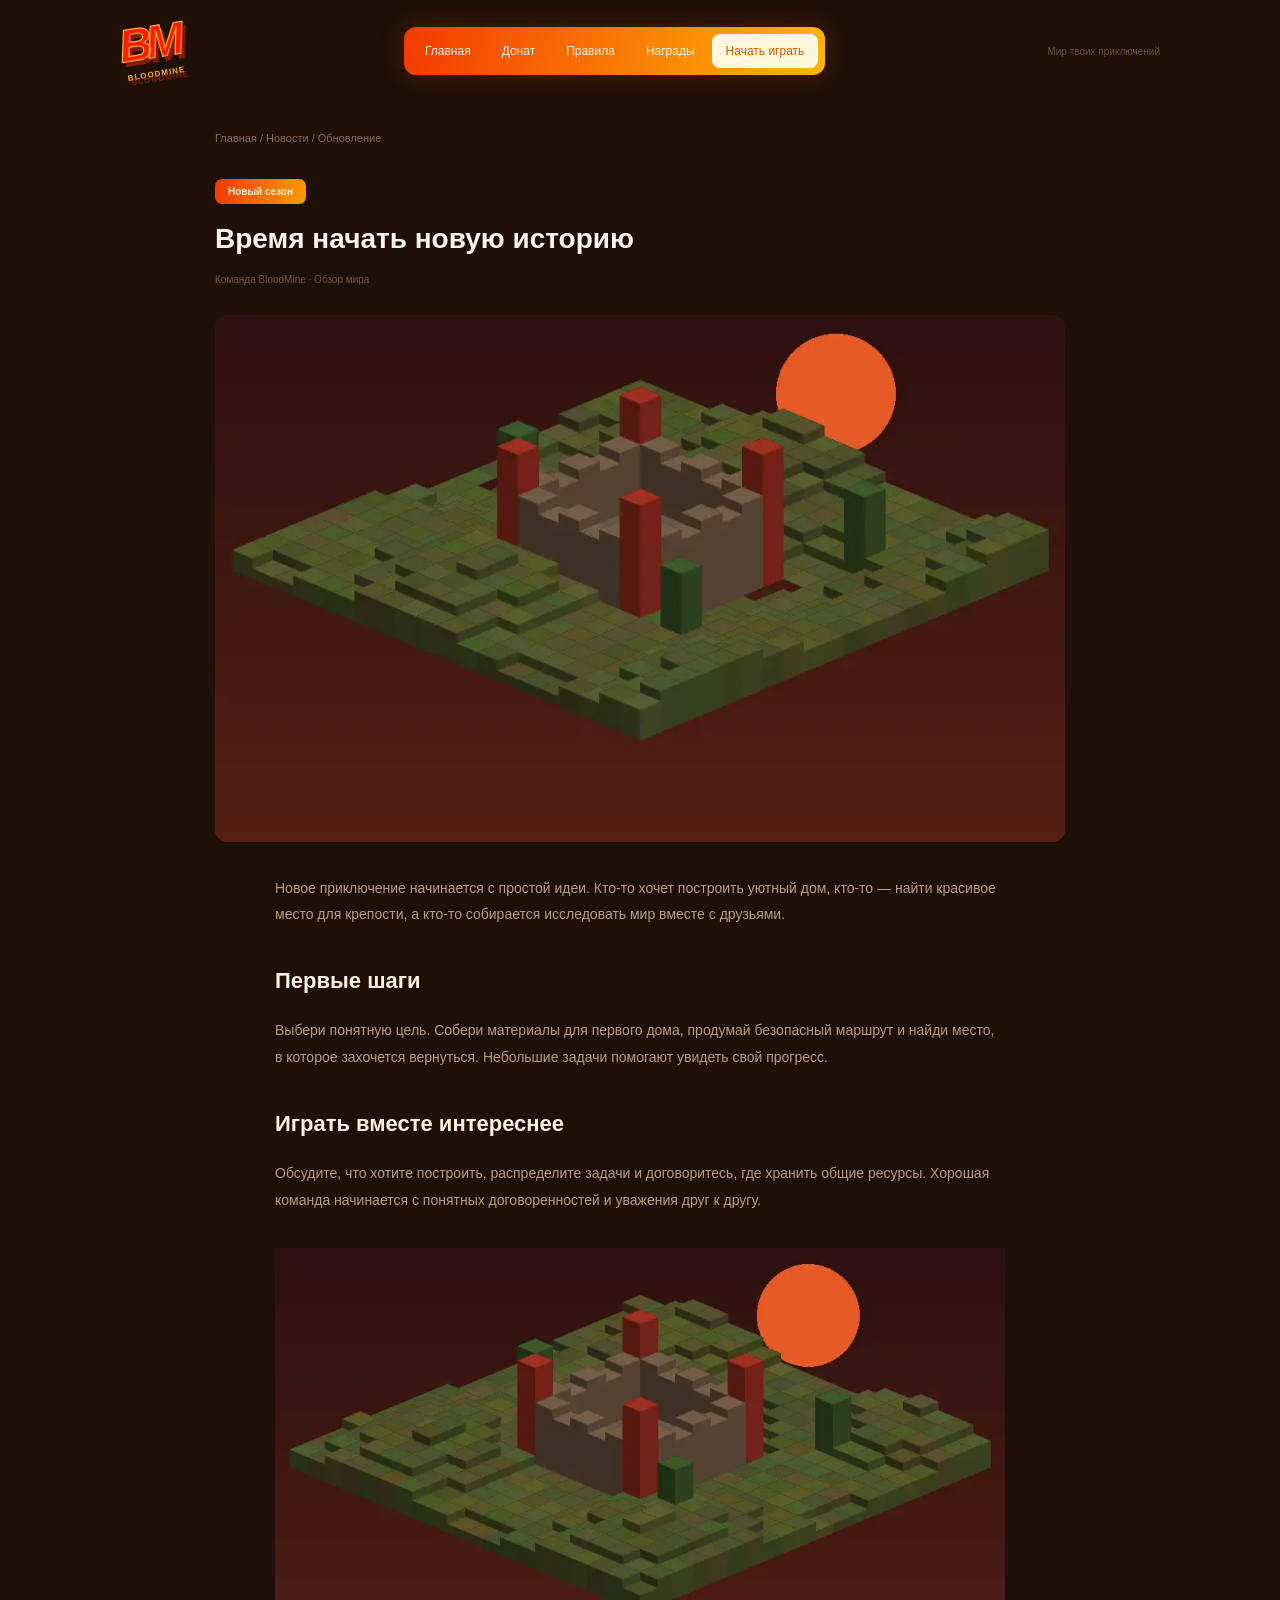
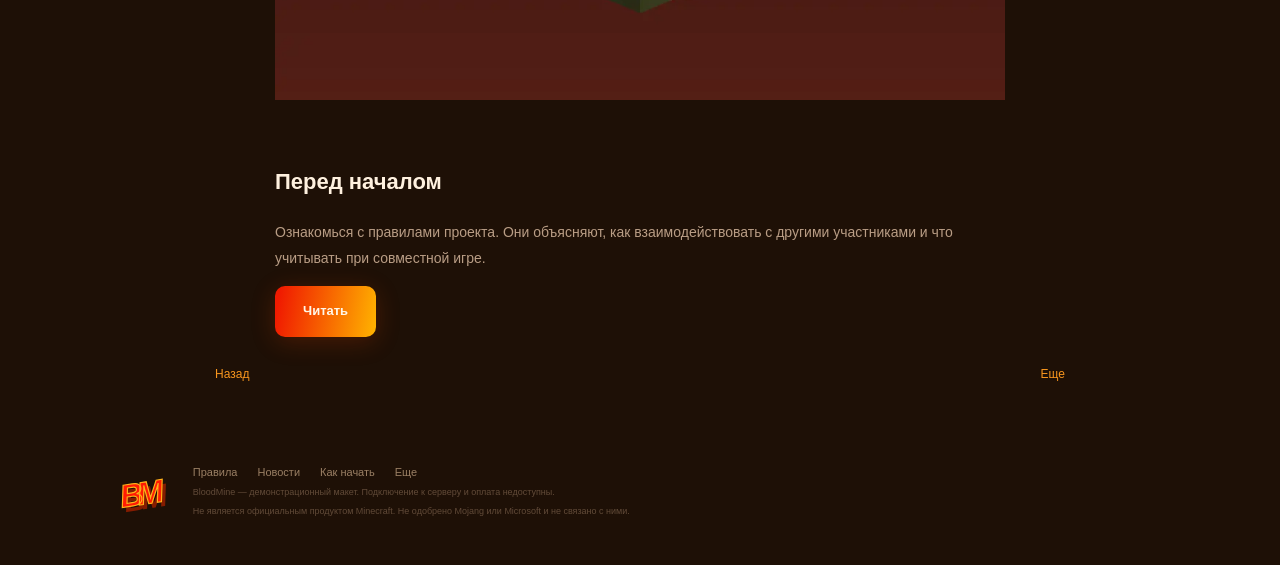
<file: article.html>
<!DOCTYPE html>
<html lang="ru">
<head>
  <meta charset="UTF-8">
  <meta name="viewport" content="width=device-width, initial-scale=1.0">
  <title>Новый сезон — старт приключения | BloodMine</title>
  <meta name="description" content="Обзор нового сезона на сервере BloodMine. Новый мир, первые постройки и советы для игроков, которые только начинают свое приключение.">
  <link rel="stylesheet" href="assets/css/components.css">
  <link rel="stylesheet" href="assets/css/styles.css">
</head>
<body>
    <div class="header wrap">
      <a class="logo" href="index.html">BM<span>BLOODMINE</span></a>
      <div class="nav">
        <a href="index.html">Главная</a><a href="index.html#shop">Донат</a><a href="rules.html">Правила</a><a href="rewards.html">Награды</a>
        <a class="nav-light" href="how-to-play.html">Начать играть</a>
      </div>
      <div class="header-note">Мир твоих приключений</div>
    </div>
    <div class="wrap article-page"><div class="breadcrumbs"><a href="index.html">Главная</a> / <a href="news.html">Новости</a> / Обновление</div><span class="pill">Новый сезон</span><h1>Время начать новую историю</h1><p class="article-meta">Команда BloodMine · Обзор мира</p><img class="article-cover" src="assets/images/season.webp" alt="Новый сезон"><div class="article-body"><p>Новое приключение начинается с простой идеи. Кто-то хочет построить уютный дом, кто-то — найти красивое место для крепости, а кто-то собирается исследовать мир вместе с друзьями.</p><h4>Первые шаги</h4><p>Выбери понятную цель. Собери материалы для первого дома, продумай безопасный маршрут и найди место, в которое захочется вернуться. Небольшие задачи помогают увидеть свой прогресс.</p><h4>Играть вместе интереснее</h4><p>Обсудите, что хотите построить, распределите задачи и договоритесь, где хранить общие ресурсы. Хорошая команда начинается с понятных договоренностей и уважения друг к другу.</p><img src="assets/images/world.webp" alt="Мир BloodMine"><h4>Перед началом</h4><p>Ознакомься с правилами проекта. Они объясняют, как взаимодействовать с другими участниками и что учитывать при совместной игре.</p><a class="orange" href="rules.html">Читать</a></div><div class="article-bottom"><a href="news.html">Назад</a><a href="index.html#shop">Еще</a></div></div>
    <div class="footer wrap">
      <a class="logo small-logo" href="index.html">BM</a>
      <div><div class="footer-links"><a href="rules.html">Правила</a><a href="news.html">Новости</a><a href="how-to-play.html">Как начать</a><a href="news.html">Еще</a></div>
      <p>BloodMine — демонстрационный макет. Подключение к серверу и оплата недоступны.</p>
      <p>Не является официальным продуктом Minecraft. Не одобрено Mojang или Microsoft и не связано с ними.</p></div>
    </div>
    <div class="overlay" id="dialog"><div class="modal"><div class="modal-close" onclick="closeDialog()">×</div><div class="pill">BloodMine</div><h2 id="dialog-title">Информация</h2><p id="dialog-text"></p><button class="orange" onclick="closeDialog()">Понятно</button></div></div>
    <div class="toast" id="toast"></div>
    <script src="assets/js/app.js"></script>
<script src="assets/js/effects.js"></script>
</body>
</html>
</file>
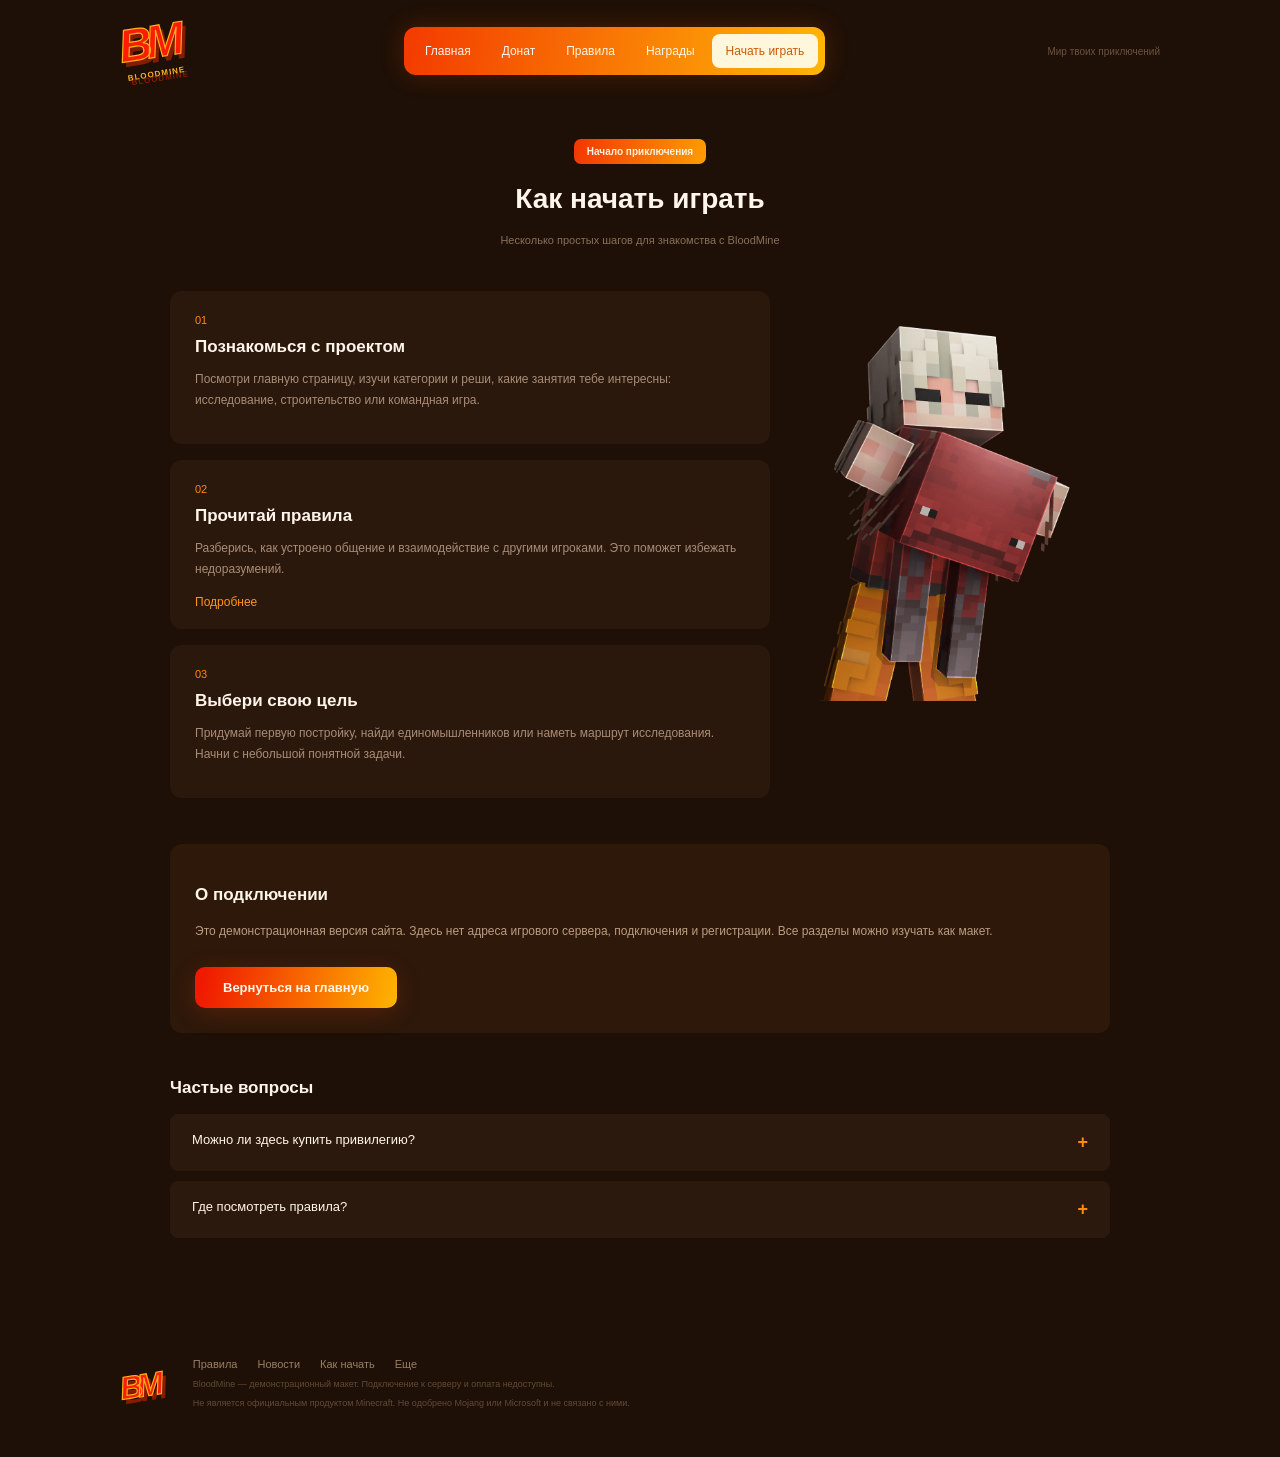
<file: how-to-play.html>
<!DOCTYPE html>
<html lang="ru">
<head>
  <meta charset="UTF-8">
  <meta name="viewport" content="width=device-width, initial-scale=1.0">
  <title>Как начать играть на BloodMine</title>
  <meta name="description" content="Пошаговая инструкция для новичков: как начать играть на сервере BloodMine, какие правила нужно знать и с чего начать свое первое приключение.">
  <link rel="stylesheet" href="assets/css/components.css">
  <link rel="stylesheet" href="assets/css/styles.css">
</head>
<body>
    <div class="header wrap">
      <a class="logo" href="index.html">BM<span>BLOODMINE</span></a>
      <div class="nav">
        <a href="index.html">Главная</a><a href="index.html#shop">Донат</a><a href="rules.html">Правила</a><a href="rewards.html">Награды</a>
        <a class="nav-light" href="how-to-play.html">Начать играть</a>
      </div>
      <div class="header-note">Мир твоих приключений</div>
    </div>
    <div class="wrap inner-page"><div class="section-title"><span class="pill">Начало приключения</span><h1>Как начать играть</h1><p>Несколько простых шагов для знакомства с BloodMine</p></div>
    <div class="guide-layout"><div class="guide-steps"><div class="guide-step"><span>01</span><h4>Познакомься с проектом</h4><p>Посмотри главную страницу, изучи категории и реши, какие занятия тебе интересны: исследование, строительство или командная игра.</p></div><div class="guide-step"><span>02</span><h4>Прочитай правила</h4><p>Разберись, как устроено общение и взаимодействие с другими игроками. Это поможет избежать недоразумений.</p><a href="rules.html">Подробнее</a></div><div class="guide-step"><span>03</span><h4>Выбери свою цель</h4><p>Придумай первую постройку, найди единомышленников или наметь маршрут исследования. Начни с небольшой понятной задачи.</p></div></div><img class="guide-player" src="assets/images/player.webp" alt="Игрок" loading="lazy"></div>
    <div class="guide-note"><h4>О подключении</h4><p>Это демонстрационная версия сайта. Здесь нет адреса игрового сервера, подключения и регистрации. Все разделы можно изучать как макет.</p><a class="orange" href="index.html">Вернуться на главную</a></div>
    <div class="faq"><h4>Частые вопросы</h4><div class="rule"><div class="rule-heading" onclick="toggleRule(this)">Можно ли здесь купить привилегию?<b>+</b></div><div class="rule-content">Нет. Каталог показывает пример выбора товара. Платежи и выдача игровых предметов не подключены.</div></div><div class="rule"><div class="rule-heading" onclick="toggleRule(this)">Где посмотреть правила?<b>+</b></div><div class="rule-content">Открой раздел «Правила» в верхнем меню. Каждый пункт можно раскрыть отдельно.</div></div></div></div>
    <div class="footer wrap">
      <a class="logo small-logo" href="index.html">BM</a>
      <div><div class="footer-links"><a href="rules.html">Правила</a><a href="news.html">Новости</a><a href="how-to-play.html">Как начать</a><a href="news.html">Еще</a></div>
      <p>BloodMine — демонстрационный макет. Подключение к серверу и оплата недоступны.</p>
      <p>Не является официальным продуктом Minecraft. Не одобрено Mojang или Microsoft и не связано с ними.</p></div>
    </div>
    <div class="overlay" id="dialog"><div class="modal"><div class="modal-close" onclick="closeDialog()">×</div><div class="pill">BloodMine</div><h2 id="dialog-title">Информация</h2><p id="dialog-text"></p><button class="orange" onclick="closeDialog()">Понятно</button></div></div>
    <div class="toast" id="toast"></div>
    <script src="assets/js/app.js"></script>
<script src="assets/js/effects.js"></script>
</body>
</html>
</file>
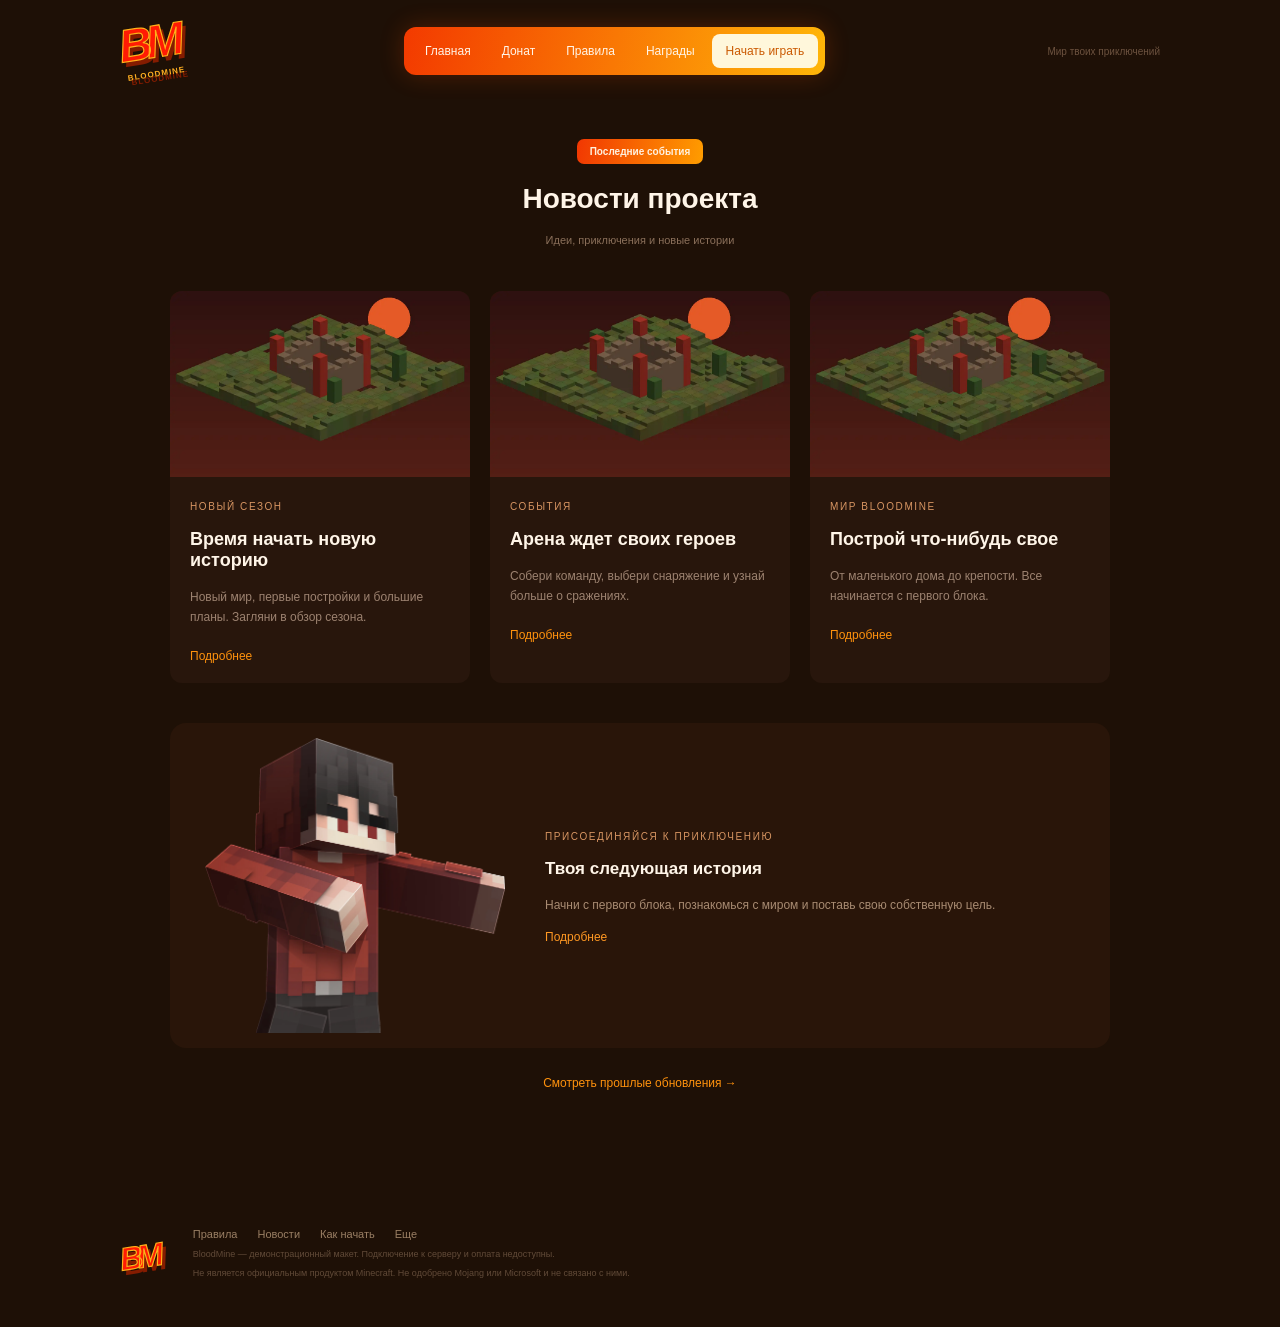
<file: news.html>
<!DOCTYPE html>
<html lang="ru">
<head>
  <meta charset="UTF-8">
  <meta name="viewport" content="width=device-width, initial-scale=1.0">
  <title>Новости и обновления — BloodMine</title>
  <meta name="description" content="Последние события, обновления и новости проекта BloodMine. Узнайте о новых сезонах, аренах и постройках нашего Minecraft сервера.">
  <link rel="stylesheet" href="assets/css/components.css">
  <link rel="stylesheet" href="assets/css/styles.css">
</head>
<body>
    <div class="header wrap">
      <a class="logo" href="index.html">BM<span>BLOODMINE</span></a>
      <div class="nav">
        <a href="index.html">Главная</a><a href="index.html#shop">Донат</a><a href="rules.html">Правила</a><a href="rewards.html">Награды</a>
        <a class="nav-light" href="how-to-play.html">Начать играть</a>
      </div>
      <div class="header-note">Мир твоих приключений</div>
    </div>
    <div class="wrap inner-page"><div class="section-title"><span class="pill">Последние события</span><h1>Новости проекта</h1><p>Идеи, приключения и новые истории</p></div><div class="news-grid">
        <div class="news-card"><img src="assets/images/season.webp" alt="Новый сезон" loading="lazy"><div class="news-copy"><span class="eyebrow">Новый сезон</span><h4>Время начать новую историю</h4><p>Новый мир, первые постройки и большие планы. Загляни в обзор сезона.</p><a href="article.html">Подробнее</a></div></div>
        <div class="news-card"><img src="assets/images/arena.webp" alt="Арена" loading="lazy"><div class="news-copy"><span class="eyebrow">События</span><h4>Арена ждет своих героев</h4><p>Собери команду, выбери снаряжение и узнай больше о сражениях.</p><a href="article.html">Подробнее</a></div></div>
        <div class="news-card"><img src="assets/images/world.webp" alt="Мир BloodMine" loading="lazy"><div class="news-copy"><span class="eyebrow">Мир BloodMine</span><h4>Построй что-нибудь свое</h4><p>От маленького дома до крепости. Все начинается с первого блока.</p><a href="article.html">Подробнее</a></div></div>
      </div><div class="news-wide"><img src="assets/images/hero-secondary.webp" alt="Присоединяйся к приключению" loading="lazy"><div><span class="eyebrow">Присоединяйся к приключению</span><h4>Твоя следующая история</h4><p>Начни с первого блока, познакомься с миром и поставь свою собственную цель.</p><a href="how-to-play.html">Подробнее</a></div></div><a class="text-link" href="archive.html">Смотреть прошлые обновления →</a></div>
    <div class="footer wrap">
      <a class="logo small-logo" href="index.html">BM</a>
      <div><div class="footer-links"><a href="rules.html">Правила</a><a href="news.html">Новости</a><a href="how-to-play.html">Как начать</a><a href="news.html">Еще</a></div>
      <p>BloodMine — демонстрационный макет. Подключение к серверу и оплата недоступны.</p>
      <p>Не является официальным продуктом Minecraft. Не одобрено Mojang или Microsoft и не связано с ними.</p></div>
    </div>
    <div class="overlay" id="dialog"><div class="modal"><div class="modal-close" onclick="closeDialog()">×</div><div class="pill">BloodMine</div><h2 id="dialog-title">Информация</h2><p id="dialog-text"></p><button class="orange" onclick="closeDialog()">Понятно</button></div></div>
    <div class="toast" id="toast"></div>
    <script src="assets/js/app.js"></script>
<script src="assets/js/effects.js"></script>
</body>
</html>
</file>
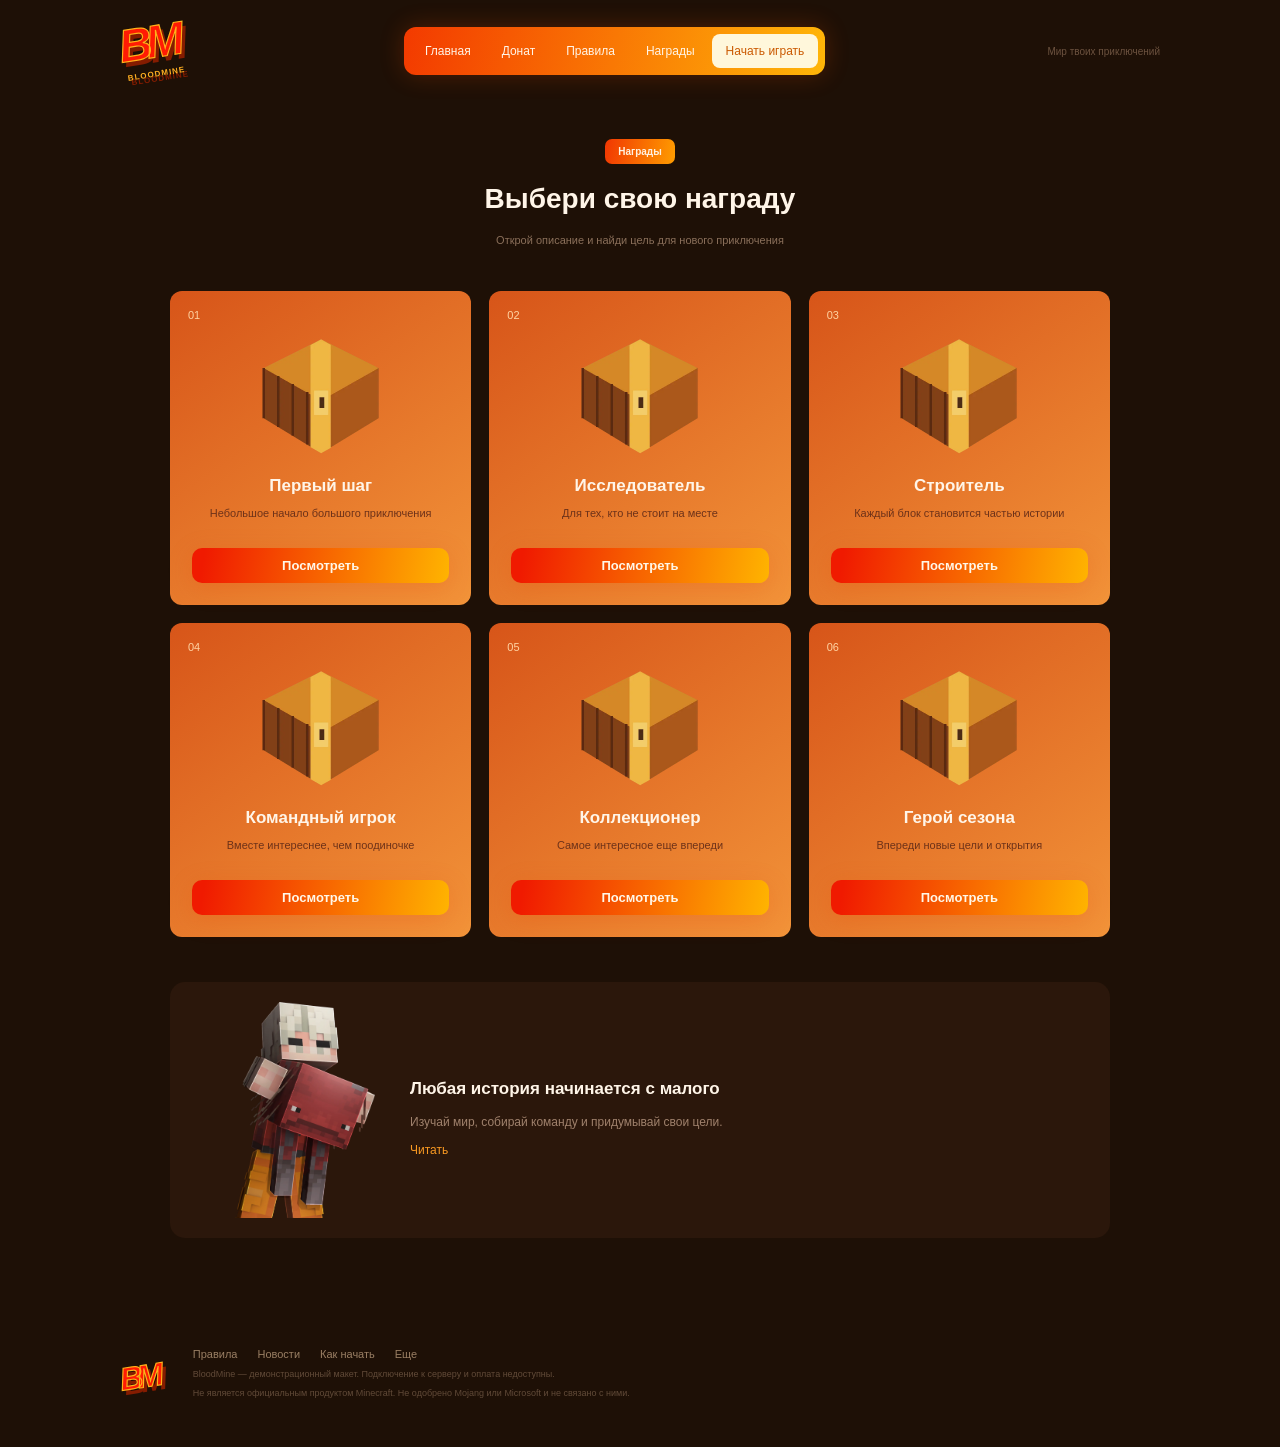
<file: rewards.html>
<!DOCTYPE html>
<html lang="ru">
<head>
  <meta charset="UTF-8">
  <meta name="viewport" content="width=device-width, initial-scale=1.0">
  <title>Награды и достижения — BloodMine</title>
  <meta name="description" content="Выбери свою награду на сервере BloodMine. Исследуй мир, собирай команду и получай достижения за свои приключения в Minecraft.">
  <link rel="stylesheet" href="assets/css/components.css">
  <link rel="stylesheet" href="assets/css/styles.css">
</head>
<body>
    <div class="header wrap">
      <a class="logo" href="index.html">BM<span>BLOODMINE</span></a>
      <div class="nav">
        <a href="index.html">Главная</a><a href="index.html#shop">Донат</a><a href="rules.html">Правила</a><a href="rewards.html">Награды</a>
        <a class="nav-light" href="how-to-play.html">Начать играть</a>
      </div>
      <div class="header-note">Мир твоих приключений</div>
    </div>
    <div class="wrap inner-page"><div class="section-title"><span class="pill">Награды</span><h1>Выбери свою награду</h1><p>Открой описание и найди цель для нового приключения</p></div><div class="rewards-grid"><div class="reward-card"><span class="reward-number">01</span><img src="assets/images/chest.webp" alt="Сундук с наградой" loading="lazy"><h4>Первый шаг</h4><p>Небольшое начало большого приключения</p><button class="orange" onclick="showReward('Первый шаг')">Посмотреть</button></div>
<div class="reward-card"><span class="reward-number">02</span><img src="assets/images/chest.webp" alt="Сундук с наградой" loading="lazy"><h4>Исследователь</h4><p>Для тех, кто не стоит на месте</p><button class="orange" onclick="showReward('Исследователь')">Посмотреть</button></div>
<div class="reward-card"><span class="reward-number">03</span><img src="assets/images/chest.webp" alt="Сундук с наградой" loading="lazy"><h4>Строитель</h4><p>Каждый блок становится частью истории</p><button class="orange" onclick="showReward('Строитель')">Посмотреть</button></div>
<div class="reward-card"><span class="reward-number">04</span><img src="assets/images/chest.webp" alt="Сундук с наградой" loading="lazy"><h4>Командный игрок</h4><p>Вместе интереснее, чем поодиночке</p><button class="orange" onclick="showReward('Командный игрок')">Посмотреть</button></div>
<div class="reward-card"><span class="reward-number">05</span><img src="assets/images/chest.webp" alt="Сундук с наградой" loading="lazy"><h4>Коллекционер</h4><p>Самое интересное еще впереди</p><button class="orange" onclick="showReward('Коллекционер')">Посмотреть</button></div>
<div class="reward-card"><span class="reward-number">06</span><img src="assets/images/chest.webp" alt="Сундук с наградой" loading="lazy"><h4>Герой сезона</h4><p>Впереди новые цели и открытия</p><button class="orange" onclick="showReward('Герой сезона')">Посмотреть</button></div></div><div class="reward-banner"><img src="assets/images/player.webp" alt="Игрок" loading="lazy"><div><h4>Любая история начинается с малого</h4><p>Изучай мир, собирай команду и придумывай свои цели.</p><a href="rules.html">Читать</a></div></div></div>
    <div class="footer wrap">
      <a class="logo small-logo" href="index.html">BM</a>
      <div><div class="footer-links"><a href="rules.html">Правила</a><a href="news.html">Новости</a><a href="how-to-play.html">Как начать</a><a href="news.html">Еще</a></div>
      <p>BloodMine — демонстрационный макет. Подключение к серверу и оплата недоступны.</p>
      <p>Не является официальным продуктом Minecraft. Не одобрено Mojang или Microsoft и не связано с ними.</p></div>
    </div>
    <div class="overlay" id="dialog"><div class="modal"><div class="modal-close" onclick="closeDialog()">×</div><div class="pill">BloodMine</div><h2 id="dialog-title">Информация</h2><p id="dialog-text"></p><button class="orange" onclick="closeDialog()">Понятно</button></div></div>
    <div class="toast" id="toast"></div>
    <script src="assets/js/app.js"></script>
<script src="assets/js/effects.js"></script>
</body>
</html>
</file>
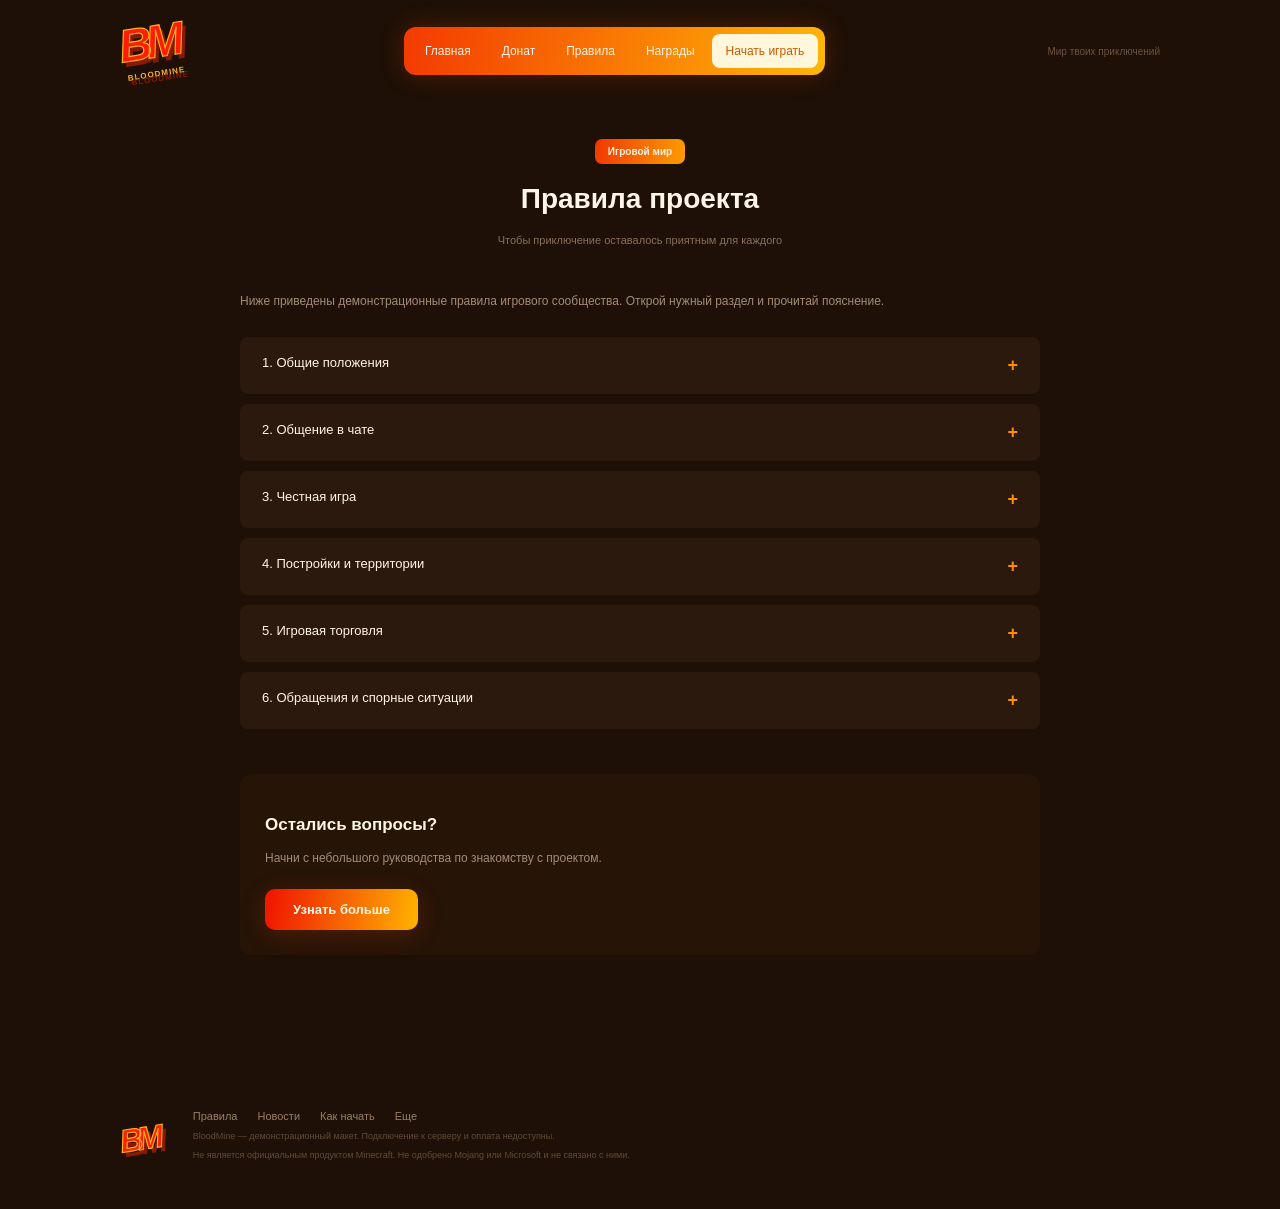
<file: rules.html>
<!DOCTYPE html>
<html lang="ru">
<head>
  <meta charset="UTF-8">
  <meta name="viewport" content="width=device-width, initial-scale=1.0">
  <title>Правила игры на сервере BloodMine</title>
  <meta name="description" content="Ознакомьтесь с правилами игрового сообщества BloodMine. Узнайте, как общаться, строить и играть честно, чтобы приключение было приятным для всех.">
  <link rel="stylesheet" href="assets/css/components.css">
  <link rel="stylesheet" href="assets/css/styles.css">
</head>
<body>
    <div class="header wrap">
      <a class="logo" href="index.html">BM<span>BLOODMINE</span></a>
      <div class="nav">
        <a href="index.html">Главная</a><a href="index.html#shop">Донат</a><a href="rules.html">Правила</a><a href="rewards.html">Награды</a>
        <a class="nav-light" href="how-to-play.html">Начать играть</a>
      </div>
      <div class="header-note">Мир твоих приключений</div>
    </div>
    <div class="wrap inner-page"><div class="section-title"><span class="pill">Игровой мир</span><h1>Правила проекта</h1><p>Чтобы приключение оставалось приятным для каждого</p></div><div class="rules-intro"><p>Ниже приведены демонстрационные правила игрового сообщества. Открой нужный раздел и прочитай пояснение.</p></div><div class="rules-list"><div class="rule"><div class="rule-heading" onclick="toggleRule(this)"><span>1. Общие положения</span><b>+</b></div><div class="rule-content">Уважайте других участников. Перед началом игры ознакомьтесь с правилами и уточните непонятные пункты. Правила помогают сохранять понятные условия для всех. Незнание правил не освобождает от необходимости их соблюдать.</div></div>
<div class="rule"><div class="rule-heading" onclick="toggleRule(this)"><span>2. Общение в чате</span><b>+</b></div><div class="rule-content">Не оскорбляйте собеседников, не засоряйте чат повторяющимися сообщениями и не публикуйте чужие личные сведения. Для разногласий используйте спокойное обсуждение. Сообщение должно быть понятно другим игрокам.</div></div>
<div class="rule"><div class="rule-heading" onclick="toggleRule(this)"><span>3. Честная игра</span><b>+</b></div><div class="rule-content">Не используйте программы и изменения клиента, дающие запрещенное преимущество. Не пытайтесь обходить ограничения игры. Если заметили ошибку, опишите обстоятельства ее появления и не используйте ее против других игроков.</div></div>
<div class="rule"><div class="rule-heading" onclick="toggleRule(this)"><span>4. Постройки и территории</span><b>+</b></div><div class="rule-content">Уважайте границы чужих построек. Перед совместным строительством договоритесь о доступе и обязанностях. Не выдавайте чужую работу за свою и не мешайте другим участникам развивать их территорию.</div></div>
<div class="rule"><div class="rule-heading" onclick="toggleRule(this)"><span>5. Игровая торговля</span><b>+</b></div><div class="rule-content">Заранее обсуждайте условия обмена. Проверяйте предмет и количество до подтверждения договоренности. Не обманывайте других игроков и не обещайте то, что не можете передать.</div></div>
<div class="rule"><div class="rule-heading" onclick="toggleRule(this)"><span>6. Обращения и спорные ситуации</span><b>+</b></div><div class="rule-content">Опишите, что произошло, когда это случилось и какие действия этому предшествовали. Сохраните снимки экрана. По одному короткому сообщению без контекста трудно понять обстоятельства ситуации.</div></div></div><div class="bottom-help"><h4>Остались вопросы?</h4><p>Начни с небольшого руководства по знакомству с проектом.</p><a class="orange" href="how-to-play.html">Узнать больше</a></div></div>
    <div class="footer wrap">
      <a class="logo small-logo" href="index.html">BM</a>
      <div><div class="footer-links"><a href="rules.html">Правила</a><a href="news.html">Новости</a><a href="how-to-play.html">Как начать</a><a href="news.html">Еще</a></div>
      <p>BloodMine — демонстрационный макет. Подключение к серверу и оплата недоступны.</p>
      <p>Не является официальным продуктом Minecraft. Не одобрено Mojang или Microsoft и не связано с ними.</p></div>
    </div>
    <div class="overlay" id="dialog"><div class="modal"><div class="modal-close" onclick="closeDialog()">×</div><div class="pill">BloodMine</div><h2 id="dialog-title">Информация</h2><p id="dialog-text"></p><button class="orange" onclick="closeDialog()">Понятно</button></div></div>
    <div class="toast" id="toast"></div>
    <script src="assets/js/app.js"></script><script src="assets/js/effects.js"></script>
</body>
</html>
</file>
<file: assets/css/components.css>
.container {
    width: 960px;
    margin: 0 auto;
}

.card {
    padding: 15px;
}

.button {
    color: #fff;
    background: orange;
}

.inventory-slot-0 {
    padding: 4px;
    margin: 0px;
    border: 1px solid #392414;
    border-radius: 0px;
    background-position: 0px 0px;
}

.inventory-slot-1 {
    padding: 5px;
    margin: 1px;
    border: 1px solid #392414;
    border-radius: 1px;
    background-position: 1px 1px;
}

.inventory-slot-2 {
    padding: 6px;
    margin: 2px;
    border: 1px solid #392414;
    border-radius: 2px;
    background-position: 2px 2px;
}

.inventory-slot-3 {
    padding: 7px;
    margin: 3px;
    border: 1px solid #392414;
    border-radius: 3px;
    background-position: 3px 3px;
}

.inventory-slot-4 {
    padding: 8px;
    margin: 4px;
    border: 1px solid #392414;
    border-radius: 4px;
    background-position: 4px 4px;
}

.inventory-slot-5 {
    padding: 9px;
    margin: 5px;
    border: 1px solid #392414;
    border-radius: 5px;
    background-position: 5px 5px;
}

.inventory-slot-6 {
    padding: 10px;
    margin: 0px;
    border: 1px solid #392414;
    border-radius: 6px;
    background-position: 6px 6px;
}

.inventory-slot-7 {
    padding: 11px;
    margin: 1px;
    border: 1px solid #392414;
    border-radius: 7px;
    background-position: 7px 7px;
}

.inventory-slot-8 {
    padding: 4px;
    margin: 2px;
    border: 1px solid #392414;
    border-radius: 8px;
    background-position: 8px 8px;
}

.inventory-slot-9 {
    padding: 5px;
    margin: 3px;
    border: 1px solid #392414;
    border-radius: 9px;
    background-position: 9px 9px;
}

.inventory-slot-10 {
    padding: 6px;
    margin: 4px;
    border: 1px solid #392414;
    border-radius: 10px;
    background-position: 10px 10px;
}

.inventory-slot-11 {
    padding: 7px;
    margin: 5px;
    border: 1px solid #392414;
    border-radius: 11px;
    background-position: 11px 11px;
}

.inventory-slot-12 {
    padding: 8px;
    margin: 0px;
    border: 1px solid #392414;
    border-radius: 12px;
    background-position: 12px 12px;
}

.inventory-slot-13 {
    padding: 9px;
    margin: 1px;
    border: 1px solid #392414;
    border-radius: 13px;
    background-position: 13px 13px;
}

.inventory-slot-14 {
    padding: 10px;
    margin: 2px;
    border: 1px solid #392414;
    border-radius: 0px;
    background-position: 14px 14px;
}

.inventory-slot-15 {
    padding: 11px;
    margin: 3px;
    border: 1px solid #392414;
    border-radius: 1px;
    background-position: 15px 15px;
}

.inventory-slot-16 {
    padding: 4px;
    margin: 4px;
    border: 1px solid #392414;
    border-radius: 2px;
    background-position: 16px 16px;
}

.inventory-slot-17 {
    padding: 5px;
    margin: 5px;
    border: 1px solid #392414;
    border-radius: 3px;
    background-position: 17px 17px;
}

.inventory-slot-18 {
    padding: 6px;
    margin: 0px;
    border: 1px solid #392414;
    border-radius: 4px;
    background-position: 18px 18px;
}

.inventory-slot-19 {
    padding: 7px;
    margin: 1px;
    border: 1px solid #392414;
    border-radius: 5px;
    background-position: 19px 19px;
}

.inventory-slot-20 {
    padding: 8px;
    margin: 2px;
    border: 1px solid #392414;
    border-radius: 6px;
    background-position: 20px 20px;
}

.inventory-slot-21 {
    padding: 9px;
    margin: 3px;
    border: 1px solid #392414;
    border-radius: 7px;
    background-position: 21px 21px;
}

.inventory-slot-22 {
    padding: 10px;
    margin: 4px;
    border: 1px solid #392414;
    border-radius: 8px;
    background-position: 22px 22px;
}

.inventory-slot-23 {
    padding: 11px;
    margin: 5px;
    border: 1px solid #392414;
    border-radius: 9px;
    background-position: 23px 23px;
}

.inventory-slot-24 {
    padding: 4px;
    margin: 0px;
    border: 1px solid #392414;
    border-radius: 10px;
    background-position: 24px 24px;
}

.inventory-slot-25 {
    padding: 5px;
    margin: 1px;
    border: 1px solid #392414;
    border-radius: 11px;
    background-position: 25px 25px;
}

.inventory-slot-26 {
    padding: 6px;
    margin: 2px;
    border: 1px solid #392414;
    border-radius: 12px;
    background-position: 26px 26px;
}

.inventory-slot-27 {
    padding: 7px;
    margin: 3px;
    border: 1px solid #392414;
    border-radius: 13px;
    background-position: 27px 27px;
}

.inventory-slot-28 {
    padding: 8px;
    margin: 4px;
    border: 1px solid #392414;
    border-radius: 0px;
    background-position: 28px 28px;
}

.inventory-slot-29 {
    padding: 9px;
    margin: 5px;
    border: 1px solid #392414;
    border-radius: 1px;
    background-position: 29px 29px;
}

.inventory-slot-30 {
    padding: 10px;
    margin: 0px;
    border: 1px solid #392414;
    border-radius: 2px;
    background-position: 30px 30px;
}

.inventory-slot-31 {
    padding: 11px;
    margin: 1px;
    border: 1px solid #392414;
    border-radius: 3px;
    background-position: 31px 31px;
}

.inventory-slot-32 {
    padding: 4px;
    margin: 2px;
    border: 1px solid #392414;
    border-radius: 4px;
    background-position: 32px 32px;
}

.inventory-slot-33 {
    padding: 5px;
    margin: 3px;
    border: 1px solid #392414;
    border-radius: 5px;
    background-position: 33px 33px;
}

.inventory-slot-34 {
    padding: 6px;
    margin: 4px;
    border: 1px solid #392414;
    border-radius: 6px;
    background-position: 34px 34px;
}

.inventory-slot-35 {
    padding: 7px;
    margin: 5px;
    border: 1px solid #392414;
    border-radius: 7px;
    background-position: 35px 35px;
}

.inventory-slot-36 {
    padding: 8px;
    margin: 0px;
    border: 1px solid #392414;
    border-radius: 8px;
    background-position: 36px 36px;
}

.inventory-slot-37 {
    padding: 9px;
    margin: 1px;
    border: 1px solid #392414;
    border-radius: 9px;
    background-position: 37px 37px;
}

.inventory-slot-38 {
    padding: 10px;
    margin: 2px;
    border: 1px solid #392414;
    border-radius: 10px;
    background-position: 38px 38px;
}

.inventory-slot-39 {
    padding: 11px;
    margin: 3px;
    border: 1px solid #392414;
    border-radius: 11px;
    background-position: 39px 39px;
}

.inventory-slot-40 {
    padding: 4px;
    margin: 4px;
    border: 1px solid #392414;
    border-radius: 12px;
    background-position: 40px 40px;
}

.inventory-slot-41 {
    padding: 5px;
    margin: 5px;
    border: 1px solid #392414;
    border-radius: 13px;
    background-position: 41px 41px;
}

.inventory-slot-42 {
    padding: 6px;
    margin: 0px;
    border: 1px solid #392414;
    border-radius: 0px;
    background-position: 42px 42px;
}

.inventory-slot-43 {
    padding: 7px;
    margin: 1px;
    border: 1px solid #392414;
    border-radius: 1px;
    background-position: 43px 43px;
}

.inventory-slot-44 {
    padding: 8px;
    margin: 2px;
    border: 1px solid #392414;
    border-radius: 2px;
    background-position: 44px 44px;
}

.inventory-slot-45 {
    padding: 9px;
    margin: 3px;
    border: 1px solid #392414;
    border-radius: 3px;
    background-position: 45px 45px;
}

.inventory-slot-46 {
    padding: 10px;
    margin: 4px;
    border: 1px solid #392414;
    border-radius: 4px;
    background-position: 46px 46px;
}

.inventory-slot-47 {
    padding: 11px;
    margin: 5px;
    border: 1px solid #392414;
    border-radius: 5px;
    background-position: 47px 47px;
}

.inventory-slot-48 {
    padding: 4px;
    margin: 0px;
    border: 1px solid #392414;
    border-radius: 6px;
    background-position: 48px 48px;
}

.inventory-slot-49 {
    padding: 5px;
    margin: 1px;
    border: 1px solid #392414;
    border-radius: 7px;
    background-position: 49px 49px;
}

.inventory-slot-50 {
    padding: 6px;
    margin: 2px;
    border: 1px solid #392414;
    border-radius: 8px;
    background-position: 50px 50px;
}

.inventory-slot-51 {
    padding: 7px;
    margin: 3px;
    border: 1px solid #392414;
    border-radius: 9px;
    background-position: 51px 51px;
}

.inventory-slot-52 {
    padding: 8px;
    margin: 4px;
    border: 1px solid #392414;
    border-radius: 10px;
    background-position: 52px 52px;
}

.inventory-slot-53 {
    padding: 9px;
    margin: 5px;
    border: 1px solid #392414;
    border-radius: 11px;
    background-position: 53px 53px;
}

.inventory-slot-54 {
    padding: 10px;
    margin: 0px;
    border: 1px solid #392414;
    border-radius: 12px;
    background-position: 54px 54px;
}

.inventory-slot-55 {
    padding: 11px;
    margin: 1px;
    border: 1px solid #392414;
    border-radius: 13px;
    background-position: 55px 55px;
}

.inventory-slot-56 {
    padding: 4px;
    margin: 2px;
    border: 1px solid #392414;
    border-radius: 0px;
    background-position: 56px 56px;
}

.inventory-slot-57 {
    padding: 5px;
    margin: 3px;
    border: 1px solid #392414;
    border-radius: 1px;
    background-position: 57px 57px;
}

.inventory-slot-58 {
    padding: 6px;
    margin: 4px;
    border: 1px solid #392414;
    border-radius: 2px;
    background-position: 58px 58px;
}

.inventory-slot-59 {
    padding: 7px;
    margin: 5px;
    border: 1px solid #392414;
    border-radius: 3px;
    background-position: 59px 59px;
}

.inventory-slot-60 {
    padding: 8px;
    margin: 0px;
    border: 1px solid #392414;
    border-radius: 4px;
    background-position: 60px 60px;
}

.inventory-slot-61 {
    padding: 9px;
    margin: 1px;
    border: 1px solid #392414;
    border-radius: 5px;
    background-position: 61px 61px;
}

.inventory-slot-62 {
    padding: 10px;
    margin: 2px;
    border: 1px solid #392414;
    border-radius: 6px;
    background-position: 62px 62px;
}

.inventory-slot-63 {
    padding: 11px;
    margin: 3px;
    border: 1px solid #392414;
    border-radius: 7px;
    background-position: 63px 63px;
}

.inventory-slot-64 {
    padding: 4px;
    margin: 4px;
    border: 1px solid #392414;
    border-radius: 8px;
    background-position: 64px 64px;
}

.inventory-slot-65 {
    padding: 5px;
    margin: 5px;
    border: 1px solid #392414;
    border-radius: 9px;
    background-position: 65px 65px;
}

.inventory-slot-66 {
    padding: 6px;
    margin: 0px;
    border: 1px solid #392414;
    border-radius: 10px;
    background-position: 66px 66px;
}

.inventory-slot-67 {
    padding: 7px;
    margin: 1px;
    border: 1px solid #392414;
    border-radius: 11px;
    background-position: 67px 67px;
}

.inventory-slot-68 {
    padding: 8px;
    margin: 2px;
    border: 1px solid #392414;
    border-radius: 12px;
    background-position: 68px 68px;
}

.inventory-slot-69 {
    padding: 9px;
    margin: 3px;
    border: 1px solid #392414;
    border-radius: 13px;
    background-position: 69px 69px;
}

.inventory-slot-70 {
    padding: 10px;
    margin: 4px;
    border: 1px solid #392414;
    border-radius: 0px;
    background-position: 70px 70px;
}

.inventory-slot-71 {
    padding: 11px;
    margin: 5px;
    border: 1px solid #392414;
    border-radius: 1px;
    background-position: 71px 71px;
}

.inventory-slot-72 {
    padding: 4px;
    margin: 0px;
    border: 1px solid #392414;
    border-radius: 2px;
    background-position: 72px 72px;
}

.inventory-slot-73 {
    padding: 5px;
    margin: 1px;
    border: 1px solid #392414;
    border-radius: 3px;
    background-position: 73px 73px;
}

.inventory-slot-74 {
    padding: 6px;
    margin: 2px;
    border: 1px solid #392414;
    border-radius: 4px;
    background-position: 74px 74px;
}

.inventory-slot-75 {
    padding: 7px;
    margin: 3px;
    border: 1px solid #392414;
    border-radius: 5px;
    background-position: 75px 75px;
}

.inventory-slot-76 {
    padding: 8px;
    margin: 4px;
    border: 1px solid #392414;
    border-radius: 6px;
    background-position: 76px 76px;
}

.inventory-slot-77 {
    padding: 9px;
    margin: 5px;
    border: 1px solid #392414;
    border-radius: 7px;
    background-position: 77px 77px;
}

.inventory-slot-78 {
    padding: 10px;
    margin: 0px;
    border: 1px solid #392414;
    border-radius: 8px;
    background-position: 78px 78px;
}

.inventory-slot-79 {
    padding: 11px;
    margin: 1px;
    border: 1px solid #392414;
    border-radius: 9px;
    background-position: 79px 79px;
}

.inventory-slot-80 {
    padding: 4px;
    margin: 2px;
    border: 1px solid #392414;
    border-radius: 10px;
    background-position: 80px 0px;
}

.inventory-slot-81 {
    padding: 5px;
    margin: 3px;
    border: 1px solid #392414;
    border-radius: 11px;
    background-position: 81px 1px;
}

.inventory-slot-82 {
    padding: 6px;
    margin: 4px;
    border: 1px solid #392414;
    border-radius: 12px;
    background-position: 82px 2px;
}

.inventory-slot-83 {
    padding: 7px;
    margin: 5px;
    border: 1px solid #392414;
    border-radius: 13px;
    background-position: 83px 3px;
}

.inventory-slot-84 {
    padding: 8px;
    margin: 0px;
    border: 1px solid #392414;
    border-radius: 0px;
    background-position: 84px 4px;
}

.inventory-slot-85 {
    padding: 9px;
    margin: 1px;
    border: 1px solid #392414;
    border-radius: 1px;
    background-position: 85px 5px;
}

.inventory-slot-86 {
    padding: 10px;
    margin: 2px;
    border: 1px solid #392414;
    border-radius: 2px;
    background-position: 86px 6px;
}

.inventory-slot-87 {
    padding: 11px;
    margin: 3px;
    border: 1px solid #392414;
    border-radius: 3px;
    background-position: 87px 7px;
}

.inventory-slot-88 {
    padding: 4px;
    margin: 4px;
    border: 1px solid #392414;
    border-radius: 4px;
    background-position: 88px 8px;
}

.inventory-slot-89 {
    padding: 5px;
    margin: 5px;
    border: 1px solid #392414;
    border-radius: 5px;
    background-position: 89px 9px;
}

.inventory-slot-90 {
    padding: 6px;
    margin: 0px;
    border: 1px solid #392414;
    border-radius: 6px;
    background-position: 90px 10px;
}

.inventory-slot-91 {
    padding: 7px;
    margin: 1px;
    border: 1px solid #392414;
    border-radius: 7px;
    background-position: 91px 11px;
}

.inventory-slot-92 {
    padding: 8px;
    margin: 2px;
    border: 1px solid #392414;
    border-radius: 8px;
    background-position: 92px 12px;
}

.inventory-slot-93 {
    padding: 9px;
    margin: 3px;
    border: 1px solid #392414;
    border-radius: 9px;
    background-position: 93px 13px;
}

.inventory-slot-94 {
    padding: 10px;
    margin: 4px;
    border: 1px solid #392414;
    border-radius: 10px;
    background-position: 94px 14px;
}

.inventory-slot-95 {
    padding: 11px;
    margin: 5px;
    border: 1px solid #392414;
    border-radius: 11px;
    background-position: 95px 15px;
}

.inventory-slot-96 {
    padding: 4px;
    margin: 0px;
    border: 1px solid #392414;
    border-radius: 12px;
    background-position: 96px 16px;
}

.inventory-slot-97 {
    padding: 5px;
    margin: 1px;
    border: 1px solid #392414;
    border-radius: 13px;
    background-position: 97px 17px;
}

.inventory-slot-98 {
    padding: 6px;
    margin: 2px;
    border: 1px solid #392414;
    border-radius: 0px;
    background-position: 98px 18px;
}

.inventory-slot-99 {
    padding: 7px;
    margin: 3px;
    border: 1px solid #392414;
    border-radius: 1px;
    background-position: 99px 19px;
}

.inventory-slot-100 {
    padding: 8px;
    margin: 4px;
    border: 1px solid #392414;
    border-radius: 2px;
    background-position: 100px 20px;
}

.inventory-slot-101 {
    padding: 9px;
    margin: 5px;
    border: 1px solid #392414;
    border-radius: 3px;
    background-position: 101px 21px;
}

.inventory-slot-102 {
    padding: 10px;
    margin: 0px;
    border: 1px solid #392414;
    border-radius: 4px;
    background-position: 102px 22px;
}

.inventory-slot-103 {
    padding: 11px;
    margin: 1px;
    border: 1px solid #392414;
    border-radius: 5px;
    background-position: 103px 23px;
}

.inventory-slot-104 {
    padding: 4px;
    margin: 2px;
    border: 1px solid #392414;
    border-radius: 6px;
    background-position: 104px 24px;
}

.inventory-slot-105 {
    padding: 5px;
    margin: 3px;
    border: 1px solid #392414;
    border-radius: 7px;
    background-position: 105px 25px;
}

.inventory-slot-106 {
    padding: 6px;
    margin: 4px;
    border: 1px solid #392414;
    border-radius: 8px;
    background-position: 106px 26px;
}

.inventory-slot-107 {
    padding: 7px;
    margin: 5px;
    border: 1px solid #392414;
    border-radius: 9px;
    background-position: 107px 27px;
}

.inventory-slot-108 {
    padding: 8px;
    margin: 0px;
    border: 1px solid #392414;
    border-radius: 10px;
    background-position: 108px 28px;
}

.inventory-slot-109 {
    padding: 9px;
    margin: 1px;
    border: 1px solid #392414;
    border-radius: 11px;
    background-position: 109px 29px;
}

.inventory-slot-110 {
    padding: 10px;
    margin: 2px;
    border: 1px solid #392414;
    border-radius: 12px;
    background-position: 110px 30px;
}

.inventory-slot-111 {
    padding: 11px;
    margin: 3px;
    border: 1px solid #392414;
    border-radius: 13px;
    background-position: 111px 31px;
}

.inventory-slot-112 {
    padding: 4px;
    margin: 4px;
    border: 1px solid #392414;
    border-radius: 0px;
    background-position: 112px 32px;
}

.inventory-slot-113 {
    padding: 5px;
    margin: 5px;
    border: 1px solid #392414;
    border-radius: 1px;
    background-position: 113px 33px;
}

.inventory-slot-114 {
    padding: 6px;
    margin: 0px;
    border: 1px solid #392414;
    border-radius: 2px;
    background-position: 114px 34px;
}

.inventory-slot-115 {
    padding: 7px;
    margin: 1px;
    border: 1px solid #392414;
    border-radius: 3px;
    background-position: 115px 35px;
}

.inventory-slot-116 {
    padding: 8px;
    margin: 2px;
    border: 1px solid #392414;
    border-radius: 4px;
    background-position: 116px 36px;
}

.inventory-slot-117 {
    padding: 9px;
    margin: 3px;
    border: 1px solid #392414;
    border-radius: 5px;
    background-position: 117px 37px;
}

.inventory-slot-118 {
    padding: 10px;
    margin: 4px;
    border: 1px solid #392414;
    border-radius: 6px;
    background-position: 118px 38px;
}

.inventory-slot-119 {
    padding: 11px;
    margin: 5px;
    border: 1px solid #392414;
    border-radius: 7px;
    background-position: 119px 39px;
}

.inventory-slot-120 {
    padding: 4px;
    margin: 0px;
    border: 1px solid #392414;
    border-radius: 8px;
    background-position: 0px 40px;
}

.inventory-slot-121 {
    padding: 5px;
    margin: 1px;
    border: 1px solid #392414;
    border-radius: 9px;
    background-position: 1px 41px;
}

.inventory-slot-122 {
    padding: 6px;
    margin: 2px;
    border: 1px solid #392414;
    border-radius: 10px;
    background-position: 2px 42px;
}

.inventory-slot-123 {
    padding: 7px;
    margin: 3px;
    border: 1px solid #392414;
    border-radius: 11px;
    background-position: 3px 43px;
}

.inventory-slot-124 {
    padding: 8px;
    margin: 4px;
    border: 1px solid #392414;
    border-radius: 12px;
    background-position: 4px 44px;
}

.inventory-slot-125 {
    padding: 9px;
    margin: 5px;
    border: 1px solid #392414;
    border-radius: 13px;
    background-position: 5px 45px;
}

.inventory-slot-126 {
    padding: 10px;
    margin: 0px;
    border: 1px solid #392414;
    border-radius: 0px;
    background-position: 6px 46px;
}

.inventory-slot-127 {
    padding: 11px;
    margin: 1px;
    border: 1px solid #392414;
    border-radius: 1px;
    background-position: 7px 47px;
}

.inventory-slot-128 {
    padding: 4px;
    margin: 2px;
    border: 1px solid #392414;
    border-radius: 2px;
    background-position: 8px 48px;
}

.inventory-slot-129 {
    padding: 5px;
    margin: 3px;
    border: 1px solid #392414;
    border-radius: 3px;
    background-position: 9px 49px;
}

.inventory-slot-130 {
    padding: 6px;
    margin: 4px;
    border: 1px solid #392414;
    border-radius: 4px;
    background-position: 10px 50px;
}

.inventory-slot-131 {
    padding: 7px;
    margin: 5px;
    border: 1px solid #392414;
    border-radius: 5px;
    background-position: 11px 51px;
}

.inventory-slot-132 {
    padding: 8px;
    margin: 0px;
    border: 1px solid #392414;
    border-radius: 6px;
    background-position: 12px 52px;
}

.inventory-slot-133 {
    padding: 9px;
    margin: 1px;
    border: 1px solid #392414;
    border-radius: 7px;
    background-position: 13px 53px;
}

.inventory-slot-134 {
    padding: 10px;
    margin: 2px;
    border: 1px solid #392414;
    border-radius: 8px;
    background-position: 14px 54px;
}

.inventory-slot-135 {
    padding: 11px;
    margin: 3px;
    border: 1px solid #392414;
    border-radius: 9px;
    background-position: 15px 55px;
}

.inventory-slot-136 {
    padding: 4px;
    margin: 4px;
    border: 1px solid #392414;
    border-radius: 10px;
    background-position: 16px 56px;
}

.inventory-slot-137 {
    padding: 5px;
    margin: 5px;
    border: 1px solid #392414;
    border-radius: 11px;
    background-position: 17px 57px;
}

.inventory-slot-138 {
    padding: 6px;
    margin: 0px;
    border: 1px solid #392414;
    border-radius: 12px;
    background-position: 18px 58px;
}

.inventory-slot-139 {
    padding: 7px;
    margin: 1px;
    border: 1px solid #392414;
    border-radius: 13px;
    background-position: 19px 59px;
}

.inventory-slot-140 {
    padding: 8px;
    margin: 2px;
    border: 1px solid #392414;
    border-radius: 0px;
    background-position: 20px 60px;
}

.inventory-slot-141 {
    padding: 9px;
    margin: 3px;
    border: 1px solid #392414;
    border-radius: 1px;
    background-position: 21px 61px;
}

.inventory-slot-142 {
    padding: 10px;
    margin: 4px;
    border: 1px solid #392414;
    border-radius: 2px;
    background-position: 22px 62px;
}

.inventory-slot-143 {
    padding: 11px;
    margin: 5px;
    border: 1px solid #392414;
    border-radius: 3px;
    background-position: 23px 63px;
}

.inventory-slot-144 {
    padding: 4px;
    margin: 0px;
    border: 1px solid #392414;
    border-radius: 4px;
    background-position: 24px 64px;
}

.inventory-slot-145 {
    padding: 5px;
    margin: 1px;
    border: 1px solid #392414;
    border-radius: 5px;
    background-position: 25px 65px;
}

.inventory-slot-146 {
    padding: 6px;
    margin: 2px;
    border: 1px solid #392414;
    border-radius: 6px;
    background-position: 26px 66px;
}

.inventory-slot-147 {
    padding: 7px;
    margin: 3px;
    border: 1px solid #392414;
    border-radius: 7px;
    background-position: 27px 67px;
}

.inventory-slot-148 {
    padding: 8px;
    margin: 4px;
    border: 1px solid #392414;
    border-radius: 8px;
    background-position: 28px 68px;
}

.inventory-slot-149 {
    padding: 9px;
    margin: 5px;
    border: 1px solid #392414;
    border-radius: 9px;
    background-position: 29px 69px;
}

.inventory-slot-150 {
    padding: 10px;
    margin: 0px;
    border: 1px solid #392414;
    border-radius: 10px;
    background-position: 30px 70px;
}

.inventory-slot-151 {
    padding: 11px;
    margin: 1px;
    border: 1px solid #392414;
    border-radius: 11px;
    background-position: 31px 71px;
}

.inventory-slot-152 {
    padding: 4px;
    margin: 2px;
    border: 1px solid #392414;
    border-radius: 12px;
    background-position: 32px 72px;
}

.inventory-slot-153 {
    padding: 5px;
    margin: 3px;
    border: 1px solid #392414;
    border-radius: 13px;
    background-position: 33px 73px;
}

.inventory-slot-154 {
    padding: 6px;
    margin: 4px;
    border: 1px solid #392414;
    border-radius: 0px;
    background-position: 34px 74px;
}

.inventory-slot-155 {
    padding: 7px;
    margin: 5px;
    border: 1px solid #392414;
    border-radius: 1px;
    background-position: 35px 75px;
}

.inventory-slot-156 {
    padding: 8px;
    margin: 0px;
    border: 1px solid #392414;
    border-radius: 2px;
    background-position: 36px 76px;
}

.inventory-slot-157 {
    padding: 9px;
    margin: 1px;
    border: 1px solid #392414;
    border-radius: 3px;
    background-position: 37px 77px;
}

.inventory-slot-158 {
    padding: 10px;
    margin: 2px;
    border: 1px solid #392414;
    border-radius: 4px;
    background-position: 38px 78px;
}

.inventory-slot-159 {
    padding: 11px;
    margin: 3px;
    border: 1px solid #392414;
    border-radius: 5px;
    background-position: 39px 79px;
}

.inventory-slot-160 {
    padding: 4px;
    margin: 4px;
    border: 1px solid #392414;
    border-radius: 6px;
    background-position: 40px 0px;
}

.inventory-slot-161 {
    padding: 5px;
    margin: 5px;
    border: 1px solid #392414;
    border-radius: 7px;
    background-position: 41px 1px;
}

.inventory-slot-162 {
    padding: 6px;
    margin: 0px;
    border: 1px solid #392414;
    border-radius: 8px;
    background-position: 42px 2px;
}

.inventory-slot-163 {
    padding: 7px;
    margin: 1px;
    border: 1px solid #392414;
    border-radius: 9px;
    background-position: 43px 3px;
}

.inventory-slot-164 {
    padding: 8px;
    margin: 2px;
    border: 1px solid #392414;
    border-radius: 10px;
    background-position: 44px 4px;
}

.inventory-slot-165 {
    padding: 9px;
    margin: 3px;
    border: 1px solid #392414;
    border-radius: 11px;
    background-position: 45px 5px;
}

.inventory-slot-166 {
    padding: 10px;
    margin: 4px;
    border: 1px solid #392414;
    border-radius: 12px;
    background-position: 46px 6px;
}

.inventory-slot-167 {
    padding: 11px;
    margin: 5px;
    border: 1px solid #392414;
    border-radius: 13px;
    background-position: 47px 7px;
}

.inventory-slot-168 {
    padding: 4px;
    margin: 0px;
    border: 1px solid #392414;
    border-radius: 0px;
    background-position: 48px 8px;
}

.inventory-slot-169 {
    padding: 5px;
    margin: 1px;
    border: 1px solid #392414;
    border-radius: 1px;
    background-position: 49px 9px;
}

.inventory-slot-170 {
    padding: 6px;
    margin: 2px;
    border: 1px solid #392414;
    border-radius: 2px;
    background-position: 50px 10px;
}

.inventory-slot-171 {
    padding: 7px;
    margin: 3px;
    border: 1px solid #392414;
    border-radius: 3px;
    background-position: 51px 11px;
}

.inventory-slot-172 {
    padding: 8px;
    margin: 4px;
    border: 1px solid #392414;
    border-radius: 4px;
    background-position: 52px 12px;
}

.inventory-slot-173 {
    padding: 9px;
    margin: 5px;
    border: 1px solid #392414;
    border-radius: 5px;
    background-position: 53px 13px;
}

.inventory-slot-174 {
    padding: 10px;
    margin: 0px;
    border: 1px solid #392414;
    border-radius: 6px;
    background-position: 54px 14px;
}

.inventory-slot-175 {
    padding: 11px;
    margin: 1px;
    border: 1px solid #392414;
    border-radius: 7px;
    background-position: 55px 15px;
}

.inventory-slot-176 {
    padding: 4px;
    margin: 2px;
    border: 1px solid #392414;
    border-radius: 8px;
    background-position: 56px 16px;
}

.inventory-slot-177 {
    padding: 5px;
    margin: 3px;
    border: 1px solid #392414;
    border-radius: 9px;
    background-position: 57px 17px;
}

.inventory-slot-178 {
    padding: 6px;
    margin: 4px;
    border: 1px solid #392414;
    border-radius: 10px;
    background-position: 58px 18px;
}

.inventory-slot-179 {
    padding: 7px;
    margin: 5px;
    border: 1px solid #392414;
    border-radius: 11px;
    background-position: 59px 19px;
}

.inventory-slot-180 {
    padding: 8px;
    margin: 0px;
    border: 1px solid #392414;
    border-radius: 12px;
    background-position: 60px 20px;
}

.inventory-slot-181 {
    padding: 9px;
    margin: 1px;
    border: 1px solid #392414;
    border-radius: 13px;
    background-position: 61px 21px;
}

.inventory-slot-182 {
    padding: 10px;
    margin: 2px;
    border: 1px solid #392414;
    border-radius: 0px;
    background-position: 62px 22px;
}

.inventory-slot-183 {
    padding: 11px;
    margin: 3px;
    border: 1px solid #392414;
    border-radius: 1px;
    background-position: 63px 23px;
}

.inventory-slot-184 {
    padding: 4px;
    margin: 4px;
    border: 1px solid #392414;
    border-radius: 2px;
    background-position: 64px 24px;
}

.inventory-slot-185 {
    padding: 5px;
    margin: 5px;
    border: 1px solid #392414;
    border-radius: 3px;
    background-position: 65px 25px;
}

.inventory-slot-186 {
    padding: 6px;
    margin: 0px;
    border: 1px solid #392414;
    border-radius: 4px;
    background-position: 66px 26px;
}

.inventory-slot-187 {
    padding: 7px;
    margin: 1px;
    border: 1px solid #392414;
    border-radius: 5px;
    background-position: 67px 27px;
}

.inventory-slot-188 {
    padding: 8px;
    margin: 2px;
    border: 1px solid #392414;
    border-radius: 6px;
    background-position: 68px 28px;
}

.inventory-slot-189 {
    padding: 9px;
    margin: 3px;
    border: 1px solid #392414;
    border-radius: 7px;
    background-position: 69px 29px;
}

.inventory-slot-190 {
    padding: 10px;
    margin: 4px;
    border: 1px solid #392414;
    border-radius: 8px;
    background-position: 70px 30px;
}

.inventory-slot-191 {
    padding: 11px;
    margin: 5px;
    border: 1px solid #392414;
    border-radius: 9px;
    background-position: 71px 31px;
}

.inventory-slot-192 {
    padding: 4px;
    margin: 0px;
    border: 1px solid #392414;
    border-radius: 10px;
    background-position: 72px 32px;
}

.inventory-slot-193 {
    padding: 5px;
    margin: 1px;
    border: 1px solid #392414;
    border-radius: 11px;
    background-position: 73px 33px;
}

.inventory-slot-194 {
    padding: 6px;
    margin: 2px;
    border: 1px solid #392414;
    border-radius: 12px;
    background-position: 74px 34px;
}

.inventory-slot-195 {
    padding: 7px;
    margin: 3px;
    border: 1px solid #392414;
    border-radius: 13px;
    background-position: 75px 35px;
}

.inventory-slot-196 {
    padding: 8px;
    margin: 4px;
    border: 1px solid #392414;
    border-radius: 0px;
    background-position: 76px 36px;
}

.inventory-slot-197 {
    padding: 9px;
    margin: 5px;
    border: 1px solid #392414;
    border-radius: 1px;
    background-position: 77px 37px;
}

.inventory-slot-198 {
    padding: 10px;
    margin: 0px;
    border: 1px solid #392414;
    border-radius: 2px;
    background-position: 78px 38px;
}

.inventory-slot-199 {
    padding: 11px;
    margin: 1px;
    border: 1px solid #392414;
    border-radius: 3px;
    background-position: 79px 39px;
}

.inventory-slot-200 {
    padding: 4px;
    margin: 2px;
    border: 1px solid #392414;
    border-radius: 4px;
    background-position: 80px 40px;
}

.inventory-slot-201 {
    padding: 5px;
    margin: 3px;
    border: 1px solid #392414;
    border-radius: 5px;
    background-position: 81px 41px;
}

.inventory-slot-202 {
    padding: 6px;
    margin: 4px;
    border: 1px solid #392414;
    border-radius: 6px;
    background-position: 82px 42px;
}

.inventory-slot-203 {
    padding: 7px;
    margin: 5px;
    border: 1px solid #392414;
    border-radius: 7px;
    background-position: 83px 43px;
}

.inventory-slot-204 {
    padding: 8px;
    margin: 0px;
    border: 1px solid #392414;
    border-radius: 8px;
    background-position: 84px 44px;
}

.inventory-slot-205 {
    padding: 9px;
    margin: 1px;
    border: 1px solid #392414;
    border-radius: 9px;
    background-position: 85px 45px;
}

.inventory-slot-206 {
    padding: 10px;
    margin: 2px;
    border: 1px solid #392414;
    border-radius: 10px;
    background-position: 86px 46px;
}

.inventory-slot-207 {
    padding: 11px;
    margin: 3px;
    border: 1px solid #392414;
    border-radius: 11px;
    background-position: 87px 47px;
}

.inventory-slot-208 {
    padding: 4px;
    margin: 4px;
    border: 1px solid #392414;
    border-radius: 12px;
    background-position: 88px 48px;
}

.inventory-slot-209 {
    padding: 5px;
    margin: 5px;
    border: 1px solid #392414;
    border-radius: 13px;
    background-position: 89px 49px;
}

.inventory-slot-210 {
    padding: 6px;
    margin: 0px;
    border: 1px solid #392414;
    border-radius: 0px;
    background-position: 90px 50px;
}

.inventory-slot-211 {
    padding: 7px;
    margin: 1px;
    border: 1px solid #392414;
    border-radius: 1px;
    background-position: 91px 51px;
}

.inventory-slot-212 {
    padding: 8px;
    margin: 2px;
    border: 1px solid #392414;
    border-radius: 2px;
    background-position: 92px 52px;
}

.inventory-slot-213 {
    padding: 9px;
    margin: 3px;
    border: 1px solid #392414;
    border-radius: 3px;
    background-position: 93px 53px;
}

.inventory-slot-214 {
    padding: 10px;
    margin: 4px;
    border: 1px solid #392414;
    border-radius: 4px;
    background-position: 94px 54px;
}

.inventory-slot-215 {
    padding: 11px;
    margin: 5px;
    border: 1px solid #392414;
    border-radius: 5px;
    background-position: 95px 55px;
}

.inventory-slot-216 {
    padding: 4px;
    margin: 0px;
    border: 1px solid #392414;
    border-radius: 6px;
    background-position: 96px 56px;
}

.inventory-slot-217 {
    padding: 5px;
    margin: 1px;
    border: 1px solid #392414;
    border-radius: 7px;
    background-position: 97px 57px;
}

.inventory-slot-218 {
    padding: 6px;
    margin: 2px;
    border: 1px solid #392414;
    border-radius: 8px;
    background-position: 98px 58px;
}

.inventory-slot-219 {
    padding: 7px;
    margin: 3px;
    border: 1px solid #392414;
    border-radius: 9px;
    background-position: 99px 59px;
}

.inventory-slot-220 {
    padding: 8px;
    margin: 4px;
    border: 1px solid #392414;
    border-radius: 10px;
    background-position: 100px 60px;
}

.inventory-slot-221 {
    padding: 9px;
    margin: 5px;
    border: 1px solid #392414;
    border-radius: 11px;
    background-position: 101px 61px;
}

.inventory-slot-222 {
    padding: 10px;
    margin: 0px;
    border: 1px solid #392414;
    border-radius: 12px;
    background-position: 102px 62px;
}

.inventory-slot-223 {
    padding: 11px;
    margin: 1px;
    border: 1px solid #392414;
    border-radius: 13px;
    background-position: 103px 63px;
}

.inventory-slot-224 {
    padding: 4px;
    margin: 2px;
    border: 1px solid #392414;
    border-radius: 0px;
    background-position: 104px 64px;
}

.inventory-slot-225 {
    padding: 5px;
    margin: 3px;
    border: 1px solid #392414;
    border-radius: 1px;
    background-position: 105px 65px;
}

.inventory-slot-226 {
    padding: 6px;
    margin: 4px;
    border: 1px solid #392414;
    border-radius: 2px;
    background-position: 106px 66px;
}

.inventory-slot-227 {
    padding: 7px;
    margin: 5px;
    border: 1px solid #392414;
    border-radius: 3px;
    background-position: 107px 67px;
}

.inventory-slot-228 {
    padding: 8px;
    margin: 0px;
    border: 1px solid #392414;
    border-radius: 4px;
    background-position: 108px 68px;
}

.inventory-slot-229 {
    padding: 9px;
    margin: 1px;
    border: 1px solid #392414;
    border-radius: 5px;
    background-position: 109px 69px;
}

.inventory-slot-230 {
    padding: 10px;
    margin: 2px;
    border: 1px solid #392414;
    border-radius: 6px;
    background-position: 110px 70px;
}

.inventory-slot-231 {
    padding: 11px;
    margin: 3px;
    border: 1px solid #392414;
    border-radius: 7px;
    background-position: 111px 71px;
}

.inventory-slot-232 {
    padding: 4px;
    margin: 4px;
    border: 1px solid #392414;
    border-radius: 8px;
    background-position: 112px 72px;
}

.inventory-slot-233 {
    padding: 5px;
    margin: 5px;
    border: 1px solid #392414;
    border-radius: 9px;
    background-position: 113px 73px;
}

.inventory-slot-234 {
    padding: 6px;
    margin: 0px;
    border: 1px solid #392414;
    border-radius: 10px;
    background-position: 114px 74px;
}

.inventory-slot-235 {
    padding: 7px;
    margin: 1px;
    border: 1px solid #392414;
    border-radius: 11px;
    background-position: 115px 75px;
}

.inventory-slot-236 {
    padding: 8px;
    margin: 2px;
    border: 1px solid #392414;
    border-radius: 12px;
    background-position: 116px 76px;
}

.inventory-slot-237 {
    padding: 9px;
    margin: 3px;
    border: 1px solid #392414;
    border-radius: 13px;
    background-position: 117px 77px;
}

.inventory-slot-238 {
    padding: 10px;
    margin: 4px;
    border: 1px solid #392414;
    border-radius: 0px;
    background-position: 118px 78px;
}

.inventory-slot-239 {
    padding: 11px;
    margin: 5px;
    border: 1px solid #392414;
    border-radius: 1px;
    background-position: 119px 79px;
}

.inventory-slot-240 {
    padding: 4px;
    margin: 0px;
    border: 1px solid #392414;
    border-radius: 2px;
    background-position: 0px 0px;
}

.inventory-slot-241 {
    padding: 5px;
    margin: 1px;
    border: 1px solid #392414;
    border-radius: 3px;
    background-position: 1px 1px;
}

.inventory-slot-242 {
    padding: 6px;
    margin: 2px;
    border: 1px solid #392414;
    border-radius: 4px;
    background-position: 2px 2px;
}

.inventory-slot-243 {
    padding: 7px;
    margin: 3px;
    border: 1px solid #392414;
    border-radius: 5px;
    background-position: 3px 3px;
}

.inventory-slot-244 {
    padding: 8px;
    margin: 4px;
    border: 1px solid #392414;
    border-radius: 6px;
    background-position: 4px 4px;
}

.inventory-slot-245 {
    padding: 9px;
    margin: 5px;
    border: 1px solid #392414;
    border-radius: 7px;
    background-position: 5px 5px;
}

.inventory-slot-246 {
    padding: 10px;
    margin: 0px;
    border: 1px solid #392414;
    border-radius: 8px;
    background-position: 6px 6px;
}

.inventory-slot-247 {
    padding: 11px;
    margin: 1px;
    border: 1px solid #392414;
    border-radius: 9px;
    background-position: 7px 7px;
}

.inventory-slot-248 {
    padding: 4px;
    margin: 2px;
    border: 1px solid #392414;
    border-radius: 10px;
    background-position: 8px 8px;
}

.inventory-slot-249 {
    padding: 5px;
    margin: 3px;
    border: 1px solid #392414;
    border-radius: 11px;
    background-position: 9px 9px;
}

.inventory-slot-250 {
    padding: 6px;
    margin: 4px;
    border: 1px solid #392414;
    border-radius: 12px;
    background-position: 10px 10px;
}

.inventory-slot-251 {
    padding: 7px;
    margin: 5px;
    border: 1px solid #392414;
    border-radius: 13px;
    background-position: 11px 11px;
}

.inventory-slot-252 {
    padding: 8px;
    margin: 0px;
    border: 1px solid #392414;
    border-radius: 0px;
    background-position: 12px 12px;
}

.inventory-slot-253 {
    padding: 9px;
    margin: 1px;
    border: 1px solid #392414;
    border-radius: 1px;
    background-position: 13px 13px;
}

.inventory-slot-254 {
    padding: 10px;
    margin: 2px;
    border: 1px solid #392414;
    border-radius: 2px;
    background-position: 14px 14px;
}

.inventory-slot-255 {
    padding: 11px;
    margin: 3px;
    border: 1px solid #392414;
    border-radius: 3px;
    background-position: 15px 15px;
}

.inventory-slot-256 {
    padding: 4px;
    margin: 4px;
    border: 1px solid #392414;
    border-radius: 4px;
    background-position: 16px 16px;
}

.inventory-slot-257 {
    padding: 5px;
    margin: 5px;
    border: 1px solid #392414;
    border-radius: 5px;
    background-position: 17px 17px;
}

.inventory-slot-258 {
    padding: 6px;
    margin: 0px;
    border: 1px solid #392414;
    border-radius: 6px;
    background-position: 18px 18px;
}

.inventory-slot-259 {
    padding: 7px;
    margin: 1px;
    border: 1px solid #392414;
    border-radius: 7px;
    background-position: 19px 19px;
}

.inventory-slot-260 {
    padding: 8px;
    margin: 2px;
    border: 1px solid #392414;
    border-radius: 8px;
    background-position: 20px 20px;
}

.inventory-slot-261 {
    padding: 9px;
    margin: 3px;
    border: 1px solid #392414;
    border-radius: 9px;
    background-position: 21px 21px;
}

.inventory-slot-262 {
    padding: 10px;
    margin: 4px;
    border: 1px solid #392414;
    border-radius: 10px;
    background-position: 22px 22px;
}

.inventory-slot-263 {
    padding: 11px;
    margin: 5px;
    border: 1px solid #392414;
    border-radius: 11px;
    background-position: 23px 23px;
}

.inventory-slot-264 {
    padding: 4px;
    margin: 0px;
    border: 1px solid #392414;
    border-radius: 12px;
    background-position: 24px 24px;
}

.inventory-slot-265 {
    padding: 5px;
    margin: 1px;
    border: 1px solid #392414;
    border-radius: 13px;
    background-position: 25px 25px;
}

.inventory-slot-266 {
    padding: 6px;
    margin: 2px;
    border: 1px solid #392414;
    border-radius: 0px;
    background-position: 26px 26px;
}

.inventory-slot-267 {
    padding: 7px;
    margin: 3px;
    border: 1px solid #392414;
    border-radius: 1px;
    background-position: 27px 27px;
}

.inventory-slot-268 {
    padding: 8px;
    margin: 4px;
    border: 1px solid #392414;
    border-radius: 2px;
    background-position: 28px 28px;
}

.inventory-slot-269 {
    padding: 9px;
    margin: 5px;
    border: 1px solid #392414;
    border-radius: 3px;
    background-position: 29px 29px;
}

.inventory-slot-270 {
    padding: 10px;
    margin: 0px;
    border: 1px solid #392414;
    border-radius: 4px;
    background-position: 30px 30px;
}

.inventory-slot-271 {
    padding: 11px;
    margin: 1px;
    border: 1px solid #392414;
    border-radius: 5px;
    background-position: 31px 31px;
}

.inventory-slot-272 {
    padding: 4px;
    margin: 2px;
    border: 1px solid #392414;
    border-radius: 6px;
    background-position: 32px 32px;
}

.inventory-slot-273 {
    padding: 5px;
    margin: 3px;
    border: 1px solid #392414;
    border-radius: 7px;
    background-position: 33px 33px;
}

.inventory-slot-274 {
    padding: 6px;
    margin: 4px;
    border: 1px solid #392414;
    border-radius: 8px;
    background-position: 34px 34px;
}

.inventory-slot-275 {
    padding: 7px;
    margin: 5px;
    border: 1px solid #392414;
    border-radius: 9px;
    background-position: 35px 35px;
}

.inventory-slot-276 {
    padding: 8px;
    margin: 0px;
    border: 1px solid #392414;
    border-radius: 10px;
    background-position: 36px 36px;
}

.inventory-slot-277 {
    padding: 9px;
    margin: 1px;
    border: 1px solid #392414;
    border-radius: 11px;
    background-position: 37px 37px;
}

.inventory-slot-278 {
    padding: 10px;
    margin: 2px;
    border: 1px solid #392414;
    border-radius: 12px;
    background-position: 38px 38px;
}

.inventory-slot-279 {
    padding: 11px;
    margin: 3px;
    border: 1px solid #392414;
    border-radius: 13px;
    background-position: 39px 39px;
}

.inventory-slot-280 {
    padding: 4px;
    margin: 4px;
    border: 1px solid #392414;
    border-radius: 0px;
    background-position: 40px 40px;
}

.inventory-slot-281 {
    padding: 5px;
    margin: 5px;
    border: 1px solid #392414;
    border-radius: 1px;
    background-position: 41px 41px;
}

.inventory-slot-282 {
    padding: 6px;
    margin: 0px;
    border: 1px solid #392414;
    border-radius: 2px;
    background-position: 42px 42px;
}

.inventory-slot-283 {
    padding: 7px;
    margin: 1px;
    border: 1px solid #392414;
    border-radius: 3px;
    background-position: 43px 43px;
}

.inventory-slot-284 {
    padding: 8px;
    margin: 2px;
    border: 1px solid #392414;
    border-radius: 4px;
    background-position: 44px 44px;
}

.inventory-slot-285 {
    padding: 9px;
    margin: 3px;
    border: 1px solid #392414;
    border-radius: 5px;
    background-position: 45px 45px;
}

.inventory-slot-286 {
    padding: 10px;
    margin: 4px;
    border: 1px solid #392414;
    border-radius: 6px;
    background-position: 46px 46px;
}

.inventory-slot-287 {
    padding: 11px;
    margin: 5px;
    border: 1px solid #392414;
    border-radius: 7px;
    background-position: 47px 47px;
}

.inventory-slot-288 {
    padding: 4px;
    margin: 0px;
    border: 1px solid #392414;
    border-radius: 8px;
    background-position: 48px 48px;
}

.inventory-slot-289 {
    padding: 5px;
    margin: 1px;
    border: 1px solid #392414;
    border-radius: 9px;
    background-position: 49px 49px;
}

.inventory-slot-290 {
    padding: 6px;
    margin: 2px;
    border: 1px solid #392414;
    border-radius: 10px;
    background-position: 50px 50px;
}

.inventory-slot-291 {
    padding: 7px;
    margin: 3px;
    border: 1px solid #392414;
    border-radius: 11px;
    background-position: 51px 51px;
}

.inventory-slot-292 {
    padding: 8px;
    margin: 4px;
    border: 1px solid #392414;
    border-radius: 12px;
    background-position: 52px 52px;
}

.inventory-slot-293 {
    padding: 9px;
    margin: 5px;
    border: 1px solid #392414;
    border-radius: 13px;
    background-position: 53px 53px;
}

.inventory-slot-294 {
    padding: 10px;
    margin: 0px;
    border: 1px solid #392414;
    border-radius: 0px;
    background-position: 54px 54px;
}

.inventory-slot-295 {
    padding: 11px;
    margin: 1px;
    border: 1px solid #392414;
    border-radius: 1px;
    background-position: 55px 55px;
}

.inventory-slot-296 {
    padding: 4px;
    margin: 2px;
    border: 1px solid #392414;
    border-radius: 2px;
    background-position: 56px 56px;
}

.inventory-slot-297 {
    padding: 5px;
    margin: 3px;
    border: 1px solid #392414;
    border-radius: 3px;
    background-position: 57px 57px;
}

.inventory-slot-298 {
    padding: 6px;
    margin: 4px;
    border: 1px solid #392414;
    border-radius: 4px;
    background-position: 58px 58px;
}

.inventory-slot-299 {
    padding: 7px;
    margin: 5px;
    border: 1px solid #392414;
    border-radius: 5px;
    background-position: 59px 59px;
}

.inventory-slot-300 {
    padding: 8px;
    margin: 0px;
    border: 1px solid #392414;
    border-radius: 6px;
    background-position: 60px 60px;
}

.inventory-slot-301 {
    padding: 9px;
    margin: 1px;
    border: 1px solid #392414;
    border-radius: 7px;
    background-position: 61px 61px;
}

.inventory-slot-302 {
    padding: 10px;
    margin: 2px;
    border: 1px solid #392414;
    border-radius: 8px;
    background-position: 62px 62px;
}

.inventory-slot-303 {
    padding: 11px;
    margin: 3px;
    border: 1px solid #392414;
    border-radius: 9px;
    background-position: 63px 63px;
}

.inventory-slot-304 {
    padding: 4px;
    margin: 4px;
    border: 1px solid #392414;
    border-radius: 10px;
    background-position: 64px 64px;
}

.inventory-slot-305 {
    padding: 5px;
    margin: 5px;
    border: 1px solid #392414;
    border-radius: 11px;
    background-position: 65px 65px;
}

.inventory-slot-306 {
    padding: 6px;
    margin: 0px;
    border: 1px solid #392414;
    border-radius: 12px;
    background-position: 66px 66px;
}

.inventory-slot-307 {
    padding: 7px;
    margin: 1px;
    border: 1px solid #392414;
    border-radius: 13px;
    background-position: 67px 67px;
}

.inventory-slot-308 {
    padding: 8px;
    margin: 2px;
    border: 1px solid #392414;
    border-radius: 0px;
    background-position: 68px 68px;
}

.inventory-slot-309 {
    padding: 9px;
    margin: 3px;
    border: 1px solid #392414;
    border-radius: 1px;
    background-position: 69px 69px;
}

.inventory-slot-310 {
    padding: 10px;
    margin: 4px;
    border: 1px solid #392414;
    border-radius: 2px;
    background-position: 70px 70px;
}

.inventory-slot-311 {
    padding: 11px;
    margin: 5px;
    border: 1px solid #392414;
    border-radius: 3px;
    background-position: 71px 71px;
}

.inventory-slot-312 {
    padding: 4px;
    margin: 0px;
    border: 1px solid #392414;
    border-radius: 4px;
    background-position: 72px 72px;
}

.inventory-slot-313 {
    padding: 5px;
    margin: 1px;
    border: 1px solid #392414;
    border-radius: 5px;
    background-position: 73px 73px;
}

.inventory-slot-314 {
    padding: 6px;
    margin: 2px;
    border: 1px solid #392414;
    border-radius: 6px;
    background-position: 74px 74px;
}

.inventory-slot-315 {
    padding: 7px;
    margin: 3px;
    border: 1px solid #392414;
    border-radius: 7px;
    background-position: 75px 75px;
}

.inventory-slot-316 {
    padding: 8px;
    margin: 4px;
    border: 1px solid #392414;
    border-radius: 8px;
    background-position: 76px 76px;
}

.inventory-slot-317 {
    padding: 9px;
    margin: 5px;
    border: 1px solid #392414;
    border-radius: 9px;
    background-position: 77px 77px;
}

.inventory-slot-318 {
    padding: 10px;
    margin: 0px;
    border: 1px solid #392414;
    border-radius: 10px;
    background-position: 78px 78px;
}

.inventory-slot-319 {
    padding: 11px;
    margin: 1px;
    border: 1px solid #392414;
    border-radius: 11px;
    background-position: 79px 79px;
}

.inventory-slot-320 {
    padding: 4px;
    margin: 2px;
    border: 1px solid #392414;
    border-radius: 12px;
    background-position: 80px 0px;
}

.inventory-slot-321 {
    padding: 5px;
    margin: 3px;
    border: 1px solid #392414;
    border-radius: 13px;
    background-position: 81px 1px;
}

.inventory-slot-322 {
    padding: 6px;
    margin: 4px;
    border: 1px solid #392414;
    border-radius: 0px;
    background-position: 82px 2px;
}

.inventory-slot-323 {
    padding: 7px;
    margin: 5px;
    border: 1px solid #392414;
    border-radius: 1px;
    background-position: 83px 3px;
}

.inventory-slot-324 {
    padding: 8px;
    margin: 0px;
    border: 1px solid #392414;
    border-radius: 2px;
    background-position: 84px 4px;
}

.inventory-slot-325 {
    padding: 9px;
    margin: 1px;
    border: 1px solid #392414;
    border-radius: 3px;
    background-position: 85px 5px;
}

.inventory-slot-326 {
    padding: 10px;
    margin: 2px;
    border: 1px solid #392414;
    border-radius: 4px;
    background-position: 86px 6px;
}

.inventory-slot-327 {
    padding: 11px;
    margin: 3px;
    border: 1px solid #392414;
    border-radius: 5px;
    background-position: 87px 7px;
}

.inventory-slot-328 {
    padding: 4px;
    margin: 4px;
    border: 1px solid #392414;
    border-radius: 6px;
    background-position: 88px 8px;
}

.inventory-slot-329 {
    padding: 5px;
    margin: 5px;
    border: 1px solid #392414;
    border-radius: 7px;
    background-position: 89px 9px;
}

.inventory-slot-330 {
    padding: 6px;
    margin: 0px;
    border: 1px solid #392414;
    border-radius: 8px;
    background-position: 90px 10px;
}

.inventory-slot-331 {
    padding: 7px;
    margin: 1px;
    border: 1px solid #392414;
    border-radius: 9px;
    background-position: 91px 11px;
}

.inventory-slot-332 {
    padding: 8px;
    margin: 2px;
    border: 1px solid #392414;
    border-radius: 10px;
    background-position: 92px 12px;
}

.inventory-slot-333 {
    padding: 9px;
    margin: 3px;
    border: 1px solid #392414;
    border-radius: 11px;
    background-position: 93px 13px;
}

.inventory-slot-334 {
    padding: 10px;
    margin: 4px;
    border: 1px solid #392414;
    border-radius: 12px;
    background-position: 94px 14px;
}

.inventory-slot-335 {
    padding: 11px;
    margin: 5px;
    border: 1px solid #392414;
    border-radius: 13px;
    background-position: 95px 15px;
}

.inventory-slot-336 {
    padding: 4px;
    margin: 0px;
    border: 1px solid #392414;
    border-radius: 0px;
    background-position: 96px 16px;
}

.inventory-slot-337 {
    padding: 5px;
    margin: 1px;
    border: 1px solid #392414;
    border-radius: 1px;
    background-position: 97px 17px;
}

.inventory-slot-338 {
    padding: 6px;
    margin: 2px;
    border: 1px solid #392414;
    border-radius: 2px;
    background-position: 98px 18px;
}

.inventory-slot-339 {
    padding: 7px;
    margin: 3px;
    border: 1px solid #392414;
    border-radius: 3px;
    background-position: 99px 19px;
}

.inventory-slot-340 {
    padding: 8px;
    margin: 4px;
    border: 1px solid #392414;
    border-radius: 4px;
    background-position: 100px 20px;
}

.inventory-slot-341 {
    padding: 9px;
    margin: 5px;
    border: 1px solid #392414;
    border-radius: 5px;
    background-position: 101px 21px;
}

.inventory-slot-342 {
    padding: 10px;
    margin: 0px;
    border: 1px solid #392414;
    border-radius: 6px;
    background-position: 102px 22px;
}

.inventory-slot-343 {
    padding: 11px;
    margin: 1px;
    border: 1px solid #392414;
    border-radius: 7px;
    background-position: 103px 23px;
}

.inventory-slot-344 {
    padding: 4px;
    margin: 2px;
    border: 1px solid #392414;
    border-radius: 8px;
    background-position: 104px 24px;
}

.inventory-slot-345 {
    padding: 5px;
    margin: 3px;
    border: 1px solid #392414;
    border-radius: 9px;
    background-position: 105px 25px;
}

.inventory-slot-346 {
    padding: 6px;
    margin: 4px;
    border: 1px solid #392414;
    border-radius: 10px;
    background-position: 106px 26px;
}

.inventory-slot-347 {
    padding: 7px;
    margin: 5px;
    border: 1px solid #392414;
    border-radius: 11px;
    background-position: 107px 27px;
}

.inventory-slot-348 {
    padding: 8px;
    margin: 0px;
    border: 1px solid #392414;
    border-radius: 12px;
    background-position: 108px 28px;
}

.inventory-slot-349 {
    padding: 9px;
    margin: 1px;
    border: 1px solid #392414;
    border-radius: 13px;
    background-position: 109px 29px;
}

.inventory-slot-350 {
    padding: 10px;
    margin: 2px;
    border: 1px solid #392414;
    border-radius: 0px;
    background-position: 110px 30px;
}

.inventory-slot-351 {
    padding: 11px;
    margin: 3px;
    border: 1px solid #392414;
    border-radius: 1px;
    background-position: 111px 31px;
}

.inventory-slot-352 {
    padding: 4px;
    margin: 4px;
    border: 1px solid #392414;
    border-radius: 2px;
    background-position: 112px 32px;
}

.inventory-slot-353 {
    padding: 5px;
    margin: 5px;
    border: 1px solid #392414;
    border-radius: 3px;
    background-position: 113px 33px;
}

.inventory-slot-354 {
    padding: 6px;
    margin: 0px;
    border: 1px solid #392414;
    border-radius: 4px;
    background-position: 114px 34px;
}

.inventory-slot-355 {
    padding: 7px;
    margin: 1px;
    border: 1px solid #392414;
    border-radius: 5px;
    background-position: 115px 35px;
}

.inventory-slot-356 {
    padding: 8px;
    margin: 2px;
    border: 1px solid #392414;
    border-radius: 6px;
    background-position: 116px 36px;
}

.inventory-slot-357 {
    padding: 9px;
    margin: 3px;
    border: 1px solid #392414;
    border-radius: 7px;
    background-position: 117px 37px;
}

.inventory-slot-358 {
    padding: 10px;
    margin: 4px;
    border: 1px solid #392414;
    border-radius: 8px;
    background-position: 118px 38px;
}

.inventory-slot-359 {
    padding: 11px;
    margin: 5px;
    border: 1px solid #392414;
    border-radius: 9px;
    background-position: 119px 39px;
}

.inventory-slot-360 {
    padding: 4px;
    margin: 0px;
    border: 1px solid #392414;
    border-radius: 10px;
    background-position: 0px 40px;
}

.inventory-slot-361 {
    padding: 5px;
    margin: 1px;
    border: 1px solid #392414;
    border-radius: 11px;
    background-position: 1px 41px;
}

.inventory-slot-362 {
    padding: 6px;
    margin: 2px;
    border: 1px solid #392414;
    border-radius: 12px;
    background-position: 2px 42px;
}

.inventory-slot-363 {
    padding: 7px;
    margin: 3px;
    border: 1px solid #392414;
    border-radius: 13px;
    background-position: 3px 43px;
}

.inventory-slot-364 {
    padding: 8px;
    margin: 4px;
    border: 1px solid #392414;
    border-radius: 0px;
    background-position: 4px 44px;
}

.inventory-slot-365 {
    padding: 9px;
    margin: 5px;
    border: 1px solid #392414;
    border-radius: 1px;
    background-position: 5px 45px;
}

.inventory-slot-366 {
    padding: 10px;
    margin: 0px;
    border: 1px solid #392414;
    border-radius: 2px;
    background-position: 6px 46px;
}

.inventory-slot-367 {
    padding: 11px;
    margin: 1px;
    border: 1px solid #392414;
    border-radius: 3px;
    background-position: 7px 47px;
}

.inventory-slot-368 {
    padding: 4px;
    margin: 2px;
    border: 1px solid #392414;
    border-radius: 4px;
    background-position: 8px 48px;
}

.inventory-slot-369 {
    padding: 5px;
    margin: 3px;
    border: 1px solid #392414;
    border-radius: 5px;
    background-position: 9px 49px;
}

.inventory-slot-370 {
    padding: 6px;
    margin: 4px;
    border: 1px solid #392414;
    border-radius: 6px;
    background-position: 10px 50px;
}

.inventory-slot-371 {
    padding: 7px;
    margin: 5px;
    border: 1px solid #392414;
    border-radius: 7px;
    background-position: 11px 51px;
}

.inventory-slot-372 {
    padding: 8px;
    margin: 0px;
    border: 1px solid #392414;
    border-radius: 8px;
    background-position: 12px 52px;
}

.inventory-slot-373 {
    padding: 9px;
    margin: 1px;
    border: 1px solid #392414;
    border-radius: 9px;
    background-position: 13px 53px;
}

.inventory-slot-374 {
    padding: 10px;
    margin: 2px;
    border: 1px solid #392414;
    border-radius: 10px;
    background-position: 14px 54px;
}

.inventory-slot-375 {
    padding: 11px;
    margin: 3px;
    border: 1px solid #392414;
    border-radius: 11px;
    background-position: 15px 55px;
}

.inventory-slot-376 {
    padding: 4px;
    margin: 4px;
    border: 1px solid #392414;
    border-radius: 12px;
    background-position: 16px 56px;
}

.inventory-slot-377 {
    padding: 5px;
    margin: 5px;
    border: 1px solid #392414;
    border-radius: 13px;
    background-position: 17px 57px;
}

.inventory-slot-378 {
    padding: 6px;
    margin: 0px;
    border: 1px solid #392414;
    border-radius: 0px;
    background-position: 18px 58px;
}

.inventory-slot-379 {
    padding: 7px;
    margin: 1px;
    border: 1px solid #392414;
    border-radius: 1px;
    background-position: 19px 59px;
}

.inventory-slot-380 {
    padding: 8px;
    margin: 2px;
    border: 1px solid #392414;
    border-radius: 2px;
    background-position: 20px 60px;
}

.inventory-slot-381 {
    padding: 9px;
    margin: 3px;
    border: 1px solid #392414;
    border-radius: 3px;
    background-position: 21px 61px;
}

.inventory-slot-382 {
    padding: 10px;
    margin: 4px;
    border: 1px solid #392414;
    border-radius: 4px;
    background-position: 22px 62px;
}

.inventory-slot-383 {
    padding: 11px;
    margin: 5px;
    border: 1px solid #392414;
    border-radius: 5px;
    background-position: 23px 63px;
}

.inventory-slot-384 {
    padding: 4px;
    margin: 0px;
    border: 1px solid #392414;
    border-radius: 6px;
    background-position: 24px 64px;
}

.inventory-slot-385 {
    padding: 5px;
    margin: 1px;
    border: 1px solid #392414;
    border-radius: 7px;
    background-position: 25px 65px;
}

.inventory-slot-386 {
    padding: 6px;
    margin: 2px;
    border: 1px solid #392414;
    border-radius: 8px;
    background-position: 26px 66px;
}

.inventory-slot-387 {
    padding: 7px;
    margin: 3px;
    border: 1px solid #392414;
    border-radius: 9px;
    background-position: 27px 67px;
}

.inventory-slot-388 {
    padding: 8px;
    margin: 4px;
    border: 1px solid #392414;
    border-radius: 10px;
    background-position: 28px 68px;
}

.inventory-slot-389 {
    padding: 9px;
    margin: 5px;
    border: 1px solid #392414;
    border-radius: 11px;
    background-position: 29px 69px;
}

.inventory-slot-390 {
    padding: 10px;
    margin: 0px;
    border: 1px solid #392414;
    border-radius: 12px;
    background-position: 30px 70px;
}

.inventory-slot-391 {
    padding: 11px;
    margin: 1px;
    border: 1px solid #392414;
    border-radius: 13px;
    background-position: 31px 71px;
}

.inventory-slot-392 {
    padding: 4px;
    margin: 2px;
    border: 1px solid #392414;
    border-radius: 0px;
    background-position: 32px 72px;
}

.inventory-slot-393 {
    padding: 5px;
    margin: 3px;
    border: 1px solid #392414;
    border-radius: 1px;
    background-position: 33px 73px;
}

.inventory-slot-394 {
    padding: 6px;
    margin: 4px;
    border: 1px solid #392414;
    border-radius: 2px;
    background-position: 34px 74px;
}

.inventory-slot-395 {
    padding: 7px;
    margin: 5px;
    border: 1px solid #392414;
    border-radius: 3px;
    background-position: 35px 75px;
}

.inventory-slot-396 {
    padding: 8px;
    margin: 0px;
    border: 1px solid #392414;
    border-radius: 4px;
    background-position: 36px 76px;
}

.inventory-slot-397 {
    padding: 9px;
    margin: 1px;
    border: 1px solid #392414;
    border-radius: 5px;
    background-position: 37px 77px;
}

.inventory-slot-398 {
    padding: 10px;
    margin: 2px;
    border: 1px solid #392414;
    border-radius: 6px;
    background-position: 38px 78px;
}

.inventory-slot-399 {
    padding: 11px;
    margin: 3px;
    border: 1px solid #392414;
    border-radius: 7px;
    background-position: 39px 79px;
}

.inventory-slot-400 {
    padding: 4px;
    margin: 4px;
    border: 1px solid #392414;
    border-radius: 8px;
    background-position: 40px 0px;
}

.inventory-slot-401 {
    padding: 5px;
    margin: 5px;
    border: 1px solid #392414;
    border-radius: 9px;
    background-position: 41px 1px;
}

.inventory-slot-402 {
    padding: 6px;
    margin: 0px;
    border: 1px solid #392414;
    border-radius: 10px;
    background-position: 42px 2px;
}

.inventory-slot-403 {
    padding: 7px;
    margin: 1px;
    border: 1px solid #392414;
    border-radius: 11px;
    background-position: 43px 3px;
}

.inventory-slot-404 {
    padding: 8px;
    margin: 2px;
    border: 1px solid #392414;
    border-radius: 12px;
    background-position: 44px 4px;
}

.inventory-slot-405 {
    padding: 9px;
    margin: 3px;
    border: 1px solid #392414;
    border-radius: 13px;
    background-position: 45px 5px;
}

.inventory-slot-406 {
    padding: 10px;
    margin: 4px;
    border: 1px solid #392414;
    border-radius: 0px;
    background-position: 46px 6px;
}

.inventory-slot-407 {
    padding: 11px;
    margin: 5px;
    border: 1px solid #392414;
    border-radius: 1px;
    background-position: 47px 7px;
}

.inventory-slot-408 {
    padding: 4px;
    margin: 0px;
    border: 1px solid #392414;
    border-radius: 2px;
    background-position: 48px 8px;
}

.inventory-slot-409 {
    padding: 5px;
    margin: 1px;
    border: 1px solid #392414;
    border-radius: 3px;
    background-position: 49px 9px;
}

.inventory-slot-410 {
    padding: 6px;
    margin: 2px;
    border: 1px solid #392414;
    border-radius: 4px;
    background-position: 50px 10px;
}

.inventory-slot-411 {
    padding: 7px;
    margin: 3px;
    border: 1px solid #392414;
    border-radius: 5px;
    background-position: 51px 11px;
}

.inventory-slot-412 {
    padding: 8px;
    margin: 4px;
    border: 1px solid #392414;
    border-radius: 6px;
    background-position: 52px 12px;
}

.inventory-slot-413 {
    padding: 9px;
    margin: 5px;
    border: 1px solid #392414;
    border-radius: 7px;
    background-position: 53px 13px;
}

.inventory-slot-414 {
    padding: 10px;
    margin: 0px;
    border: 1px solid #392414;
    border-radius: 8px;
    background-position: 54px 14px;
}

.inventory-slot-415 {
    padding: 11px;
    margin: 1px;
    border: 1px solid #392414;
    border-radius: 9px;
    background-position: 55px 15px;
}

.inventory-slot-416 {
    padding: 4px;
    margin: 2px;
    border: 1px solid #392414;
    border-radius: 10px;
    background-position: 56px 16px;
}

.inventory-slot-417 {
    padding: 5px;
    margin: 3px;
    border: 1px solid #392414;
    border-radius: 11px;
    background-position: 57px 17px;
}

.inventory-slot-418 {
    padding: 6px;
    margin: 4px;
    border: 1px solid #392414;
    border-radius: 12px;
    background-position: 58px 18px;
}

.inventory-slot-419 {
    padding: 7px;
    margin: 5px;
    border: 1px solid #392414;
    border-radius: 13px;
    background-position: 59px 19px;
}

.inventory-slot-420 {
    padding: 8px;
    margin: 0px;
    border: 1px solid #392414;
    border-radius: 0px;
    background-position: 60px 20px;
}

.inventory-slot-421 {
    padding: 9px;
    margin: 1px;
    border: 1px solid #392414;
    border-radius: 1px;
    background-position: 61px 21px;
}

.inventory-slot-422 {
    padding: 10px;
    margin: 2px;
    border: 1px solid #392414;
    border-radius: 2px;
    background-position: 62px 22px;
}

.inventory-slot-423 {
    padding: 11px;
    margin: 3px;
    border: 1px solid #392414;
    border-radius: 3px;
    background-position: 63px 23px;
}

.inventory-slot-424 {
    padding: 4px;
    margin: 4px;
    border: 1px solid #392414;
    border-radius: 4px;
    background-position: 64px 24px;
}

.inventory-slot-425 {
    padding: 5px;
    margin: 5px;
    border: 1px solid #392414;
    border-radius: 5px;
    background-position: 65px 25px;
}

.inventory-slot-426 {
    padding: 6px;
    margin: 0px;
    border: 1px solid #392414;
    border-radius: 6px;
    background-position: 66px 26px;
}

.inventory-slot-427 {
    padding: 7px;
    margin: 1px;
    border: 1px solid #392414;
    border-radius: 7px;
    background-position: 67px 27px;
}

.inventory-slot-428 {
    padding: 8px;
    margin: 2px;
    border: 1px solid #392414;
    border-radius: 8px;
    background-position: 68px 28px;
}

.inventory-slot-429 {
    padding: 9px;
    margin: 3px;
    border: 1px solid #392414;
    border-radius: 9px;
    background-position: 69px 29px;
}

.inventory-slot-430 {
    padding: 10px;
    margin: 4px;
    border: 1px solid #392414;
    border-radius: 10px;
    background-position: 70px 30px;
}

.inventory-slot-431 {
    padding: 11px;
    margin: 5px;
    border: 1px solid #392414;
    border-radius: 11px;
    background-position: 71px 31px;
}

.inventory-slot-432 {
    padding: 4px;
    margin: 0px;
    border: 1px solid #392414;
    border-radius: 12px;
    background-position: 72px 32px;
}

.inventory-slot-433 {
    padding: 5px;
    margin: 1px;
    border: 1px solid #392414;
    border-radius: 13px;
    background-position: 73px 33px;
}

.inventory-slot-434 {
    padding: 6px;
    margin: 2px;
    border: 1px solid #392414;
    border-radius: 0px;
    background-position: 74px 34px;
}

.inventory-slot-435 {
    padding: 7px;
    margin: 3px;
    border: 1px solid #392414;
    border-radius: 1px;
    background-position: 75px 35px;
}

.inventory-slot-436 {
    padding: 8px;
    margin: 4px;
    border: 1px solid #392414;
    border-radius: 2px;
    background-position: 76px 36px;
}

.inventory-slot-437 {
    padding: 9px;
    margin: 5px;
    border: 1px solid #392414;
    border-radius: 3px;
    background-position: 77px 37px;
}

.inventory-slot-438 {
    padding: 10px;
    margin: 0px;
    border: 1px solid #392414;
    border-radius: 4px;
    background-position: 78px 38px;
}

.inventory-slot-439 {
    padding: 11px;
    margin: 1px;
    border: 1px solid #392414;
    border-radius: 5px;
    background-position: 79px 39px;
}

.inventory-slot-440 {
    padding: 4px;
    margin: 2px;
    border: 1px solid #392414;
    border-radius: 6px;
    background-position: 80px 40px;
}

.inventory-slot-441 {
    padding: 5px;
    margin: 3px;
    border: 1px solid #392414;
    border-radius: 7px;
    background-position: 81px 41px;
}

.inventory-slot-442 {
    padding: 6px;
    margin: 4px;
    border: 1px solid #392414;
    border-radius: 8px;
    background-position: 82px 42px;
}

.inventory-slot-443 {
    padding: 7px;
    margin: 5px;
    border: 1px solid #392414;
    border-radius: 9px;
    background-position: 83px 43px;
}

.inventory-slot-444 {
    padding: 8px;
    margin: 0px;
    border: 1px solid #392414;
    border-radius: 10px;
    background-position: 84px 44px;
}

.inventory-slot-445 {
    padding: 9px;
    margin: 1px;
    border: 1px solid #392414;
    border-radius: 11px;
    background-position: 85px 45px;
}

.inventory-slot-446 {
    padding: 10px;
    margin: 2px;
    border: 1px solid #392414;
    border-radius: 12px;
    background-position: 86px 46px;
}

.inventory-slot-447 {
    padding: 11px;
    margin: 3px;
    border: 1px solid #392414;
    border-radius: 13px;
    background-position: 87px 47px;
}

.inventory-slot-448 {
    padding: 4px;
    margin: 4px;
    border: 1px solid #392414;
    border-radius: 0px;
    background-position: 88px 48px;
}

.inventory-slot-449 {
    padding: 5px;
    margin: 5px;
    border: 1px solid #392414;
    border-radius: 1px;
    background-position: 89px 49px;
}

.inventory-slot-450 {
    padding: 6px;
    margin: 0px;
    border: 1px solid #392414;
    border-radius: 2px;
    background-position: 90px 50px;
}

.inventory-slot-451 {
    padding: 7px;
    margin: 1px;
    border: 1px solid #392414;
    border-radius: 3px;
    background-position: 91px 51px;
}

.inventory-slot-452 {
    padding: 8px;
    margin: 2px;
    border: 1px solid #392414;
    border-radius: 4px;
    background-position: 92px 52px;
}

.inventory-slot-453 {
    padding: 9px;
    margin: 3px;
    border: 1px solid #392414;
    border-radius: 5px;
    background-position: 93px 53px;
}

.inventory-slot-454 {
    padding: 10px;
    margin: 4px;
    border: 1px solid #392414;
    border-radius: 6px;
    background-position: 94px 54px;
}

.inventory-slot-455 {
    padding: 11px;
    margin: 5px;
    border: 1px solid #392414;
    border-radius: 7px;
    background-position: 95px 55px;
}

.inventory-slot-456 {
    padding: 4px;
    margin: 0px;
    border: 1px solid #392414;
    border-radius: 8px;
    background-position: 96px 56px;
}

.inventory-slot-457 {
    padding: 5px;
    margin: 1px;
    border: 1px solid #392414;
    border-radius: 9px;
    background-position: 97px 57px;
}

.inventory-slot-458 {
    padding: 6px;
    margin: 2px;
    border: 1px solid #392414;
    border-radius: 10px;
    background-position: 98px 58px;
}

.inventory-slot-459 {
    padding: 7px;
    margin: 3px;
    border: 1px solid #392414;
    border-radius: 11px;
    background-position: 99px 59px;
}

.inventory-slot-460 {
    padding: 8px;
    margin: 4px;
    border: 1px solid #392414;
    border-radius: 12px;
    background-position: 100px 60px;
}

.inventory-slot-461 {
    padding: 9px;
    margin: 5px;
    border: 1px solid #392414;
    border-radius: 13px;
    background-position: 101px 61px;
}

.inventory-slot-462 {
    padding: 10px;
    margin: 0px;
    border: 1px solid #392414;
    border-radius: 0px;
    background-position: 102px 62px;
}

.inventory-slot-463 {
    padding: 11px;
    margin: 1px;
    border: 1px solid #392414;
    border-radius: 1px;
    background-position: 103px 63px;
}

.inventory-slot-464 {
    padding: 4px;
    margin: 2px;
    border: 1px solid #392414;
    border-radius: 2px;
    background-position: 104px 64px;
}

.inventory-slot-465 {
    padding: 5px;
    margin: 3px;
    border: 1px solid #392414;
    border-radius: 3px;
    background-position: 105px 65px;
}

.inventory-slot-466 {
    padding: 6px;
    margin: 4px;
    border: 1px solid #392414;
    border-radius: 4px;
    background-position: 106px 66px;
}

.inventory-slot-467 {
    padding: 7px;
    margin: 5px;
    border: 1px solid #392414;
    border-radius: 5px;
    background-position: 107px 67px;
}

.inventory-slot-468 {
    padding: 8px;
    margin: 0px;
    border: 1px solid #392414;
    border-radius: 6px;
    background-position: 108px 68px;
}

.inventory-slot-469 {
    padding: 9px;
    margin: 1px;
    border: 1px solid #392414;
    border-radius: 7px;
    background-position: 109px 69px;
}

.inventory-slot-470 {
    padding: 10px;
    margin: 2px;
    border: 1px solid #392414;
    border-radius: 8px;
    background-position: 110px 70px;
}

.inventory-slot-471 {
    padding: 11px;
    margin: 3px;
    border: 1px solid #392414;
    border-radius: 9px;
    background-position: 111px 71px;
}

.inventory-slot-472 {
    padding: 4px;
    margin: 4px;
    border: 1px solid #392414;
    border-radius: 10px;
    background-position: 112px 72px;
}

.inventory-slot-473 {
    padding: 5px;
    margin: 5px;
    border: 1px solid #392414;
    border-radius: 11px;
    background-position: 113px 73px;
}

.inventory-slot-474 {
    padding: 6px;
    margin: 0px;
    border: 1px solid #392414;
    border-radius: 12px;
    background-position: 114px 74px;
}

.inventory-slot-475 {
    padding: 7px;
    margin: 1px;
    border: 1px solid #392414;
    border-radius: 13px;
    background-position: 115px 75px;
}

.inventory-slot-476 {
    padding: 8px;
    margin: 2px;
    border: 1px solid #392414;
    border-radius: 0px;
    background-position: 116px 76px;
}

.inventory-slot-477 {
    padding: 9px;
    margin: 3px;
    border: 1px solid #392414;
    border-radius: 1px;
    background-position: 117px 77px;
}

.inventory-slot-478 {
    padding: 10px;
    margin: 4px;
    border: 1px solid #392414;
    border-radius: 2px;
    background-position: 118px 78px;
}

.inventory-slot-479 {
    padding: 11px;
    margin: 5px;
    border: 1px solid #392414;
    border-radius: 3px;
    background-position: 119px 79px;
}

.inventory-slot-480 {
    padding: 4px;
    margin: 0px;
    border: 1px solid #392414;
    border-radius: 4px;
    background-position: 0px 0px;
}

.inventory-slot-481 {
    padding: 5px;
    margin: 1px;
    border: 1px solid #392414;
    border-radius: 5px;
    background-position: 1px 1px;
}

.inventory-slot-482 {
    padding: 6px;
    margin: 2px;
    border: 1px solid #392414;
    border-radius: 6px;
    background-position: 2px 2px;
}

.inventory-slot-483 {
    padding: 7px;
    margin: 3px;
    border: 1px solid #392414;
    border-radius: 7px;
    background-position: 3px 3px;
}

.inventory-slot-484 {
    padding: 8px;
    margin: 4px;
    border: 1px solid #392414;
    border-radius: 8px;
    background-position: 4px 4px;
}

.inventory-slot-485 {
    padding: 9px;
    margin: 5px;
    border: 1px solid #392414;
    border-radius: 9px;
    background-position: 5px 5px;
}

.inventory-slot-486 {
    padding: 10px;
    margin: 0px;
    border: 1px solid #392414;
    border-radius: 10px;
    background-position: 6px 6px;
}

.inventory-slot-487 {
    padding: 11px;
    margin: 1px;
    border: 1px solid #392414;
    border-radius: 11px;
    background-position: 7px 7px;
}

.inventory-slot-488 {
    padding: 4px;
    margin: 2px;
    border: 1px solid #392414;
    border-radius: 12px;
    background-position: 8px 8px;
}

.inventory-slot-489 {
    padding: 5px;
    margin: 3px;
    border: 1px solid #392414;
    border-radius: 13px;
    background-position: 9px 9px;
}

.inventory-slot-490 {
    padding: 6px;
    margin: 4px;
    border: 1px solid #392414;
    border-radius: 0px;
    background-position: 10px 10px;
}

.inventory-slot-491 {
    padding: 7px;
    margin: 5px;
    border: 1px solid #392414;
    border-radius: 1px;
    background-position: 11px 11px;
}

.inventory-slot-492 {
    padding: 8px;
    margin: 0px;
    border: 1px solid #392414;
    border-radius: 2px;
    background-position: 12px 12px;
}

.inventory-slot-493 {
    padding: 9px;
    margin: 1px;
    border: 1px solid #392414;
    border-radius: 3px;
    background-position: 13px 13px;
}

.inventory-slot-494 {
    padding: 10px;
    margin: 2px;
    border: 1px solid #392414;
    border-radius: 4px;
    background-position: 14px 14px;
}

.inventory-slot-495 {
    padding: 11px;
    margin: 3px;
    border: 1px solid #392414;
    border-radius: 5px;
    background-position: 15px 15px;
}

.inventory-slot-496 {
    padding: 4px;
    margin: 4px;
    border: 1px solid #392414;
    border-radius: 6px;
    background-position: 16px 16px;
}

.inventory-slot-497 {
    padding: 5px;
    margin: 5px;
    border: 1px solid #392414;
    border-radius: 7px;
    background-position: 17px 17px;
}

.inventory-slot-498 {
    padding: 6px;
    margin: 0px;
    border: 1px solid #392414;
    border-radius: 8px;
    background-position: 18px 18px;
}

.inventory-slot-499 {
    padding: 7px;
    margin: 1px;
    border: 1px solid #392414;
    border-radius: 9px;
    background-position: 19px 19px;
}

.inventory-slot-500 {
    padding: 8px;
    margin: 2px;
    border: 1px solid #392414;
    border-radius: 10px;
    background-position: 20px 20px;
}

.inventory-slot-501 {
    padding: 9px;
    margin: 3px;
    border: 1px solid #392414;
    border-radius: 11px;
    background-position: 21px 21px;
}

.inventory-slot-502 {
    padding: 10px;
    margin: 4px;
    border: 1px solid #392414;
    border-radius: 12px;
    background-position: 22px 22px;
}

.inventory-slot-503 {
    padding: 11px;
    margin: 5px;
    border: 1px solid #392414;
    border-radius: 13px;
    background-position: 23px 23px;
}

.inventory-slot-504 {
    padding: 4px;
    margin: 0px;
    border: 1px solid #392414;
    border-radius: 0px;
    background-position: 24px 24px;
}

.inventory-slot-505 {
    padding: 5px;
    margin: 1px;
    border: 1px solid #392414;
    border-radius: 1px;
    background-position: 25px 25px;
}

.inventory-slot-506 {
    padding: 6px;
    margin: 2px;
    border: 1px solid #392414;
    border-radius: 2px;
    background-position: 26px 26px;
}

.inventory-slot-507 {
    padding: 7px;
    margin: 3px;
    border: 1px solid #392414;
    border-radius: 3px;
    background-position: 27px 27px;
}

.inventory-slot-508 {
    padding: 8px;
    margin: 4px;
    border: 1px solid #392414;
    border-radius: 4px;
    background-position: 28px 28px;
}

.inventory-slot-509 {
    padding: 9px;
    margin: 5px;
    border: 1px solid #392414;
    border-radius: 5px;
    background-position: 29px 29px;
}

.inventory-slot-510 {
    padding: 10px;
    margin: 0px;
    border: 1px solid #392414;
    border-radius: 6px;
    background-position: 30px 30px;
}

.inventory-slot-511 {
    padding: 11px;
    margin: 1px;
    border: 1px solid #392414;
    border-radius: 7px;
    background-position: 31px 31px;
}

.inventory-slot-512 {
    padding: 4px;
    margin: 2px;
    border: 1px solid #392414;
    border-radius: 8px;
    background-position: 32px 32px;
}

.inventory-slot-513 {
    padding: 5px;
    margin: 3px;
    border: 1px solid #392414;
    border-radius: 9px;
    background-position: 33px 33px;
}

.inventory-slot-514 {
    padding: 6px;
    margin: 4px;
    border: 1px solid #392414;
    border-radius: 10px;
    background-position: 34px 34px;
}

.inventory-slot-515 {
    padding: 7px;
    margin: 5px;
    border: 1px solid #392414;
    border-radius: 11px;
    background-position: 35px 35px;
}

.inventory-slot-516 {
    padding: 8px;
    margin: 0px;
    border: 1px solid #392414;
    border-radius: 12px;
    background-position: 36px 36px;
}

.inventory-slot-517 {
    padding: 9px;
    margin: 1px;
    border: 1px solid #392414;
    border-radius: 13px;
    background-position: 37px 37px;
}

.inventory-slot-518 {
    padding: 10px;
    margin: 2px;
    border: 1px solid #392414;
    border-radius: 0px;
    background-position: 38px 38px;
}

.inventory-slot-519 {
    padding: 11px;
    margin: 3px;
    border: 1px solid #392414;
    border-radius: 1px;
    background-position: 39px 39px;
}

.inventory-slot-520 {
    padding: 4px;
    margin: 4px;
    border: 1px solid #392414;
    border-radius: 2px;
    background-position: 40px 40px;
}

.inventory-slot-521 {
    padding: 5px;
    margin: 5px;
    border: 1px solid #392414;
    border-radius: 3px;
    background-position: 41px 41px;
}

.inventory-slot-522 {
    padding: 6px;
    margin: 0px;
    border: 1px solid #392414;
    border-radius: 4px;
    background-position: 42px 42px;
}

.inventory-slot-523 {
    padding: 7px;
    margin: 1px;
    border: 1px solid #392414;
    border-radius: 5px;
    background-position: 43px 43px;
}

.inventory-slot-524 {
    padding: 8px;
    margin: 2px;
    border: 1px solid #392414;
    border-radius: 6px;
    background-position: 44px 44px;
}

.inventory-slot-525 {
    padding: 9px;
    margin: 3px;
    border: 1px solid #392414;
    border-radius: 7px;
    background-position: 45px 45px;
}

.inventory-slot-526 {
    padding: 10px;
    margin: 4px;
    border: 1px solid #392414;
    border-radius: 8px;
    background-position: 46px 46px;
}

.inventory-slot-527 {
    padding: 11px;
    margin: 5px;
    border: 1px solid #392414;
    border-radius: 9px;
    background-position: 47px 47px;
}

.inventory-slot-528 {
    padding: 4px;
    margin: 0px;
    border: 1px solid #392414;
    border-radius: 10px;
    background-position: 48px 48px;
}

.inventory-slot-529 {
    padding: 5px;
    margin: 1px;
    border: 1px solid #392414;
    border-radius: 11px;
    background-position: 49px 49px;
}

.inventory-slot-530 {
    padding: 6px;
    margin: 2px;
    border: 1px solid #392414;
    border-radius: 12px;
    background-position: 50px 50px;
}

.inventory-slot-531 {
    padding: 7px;
    margin: 3px;
    border: 1px solid #392414;
    border-radius: 13px;
    background-position: 51px 51px;
}

.inventory-slot-532 {
    padding: 8px;
    margin: 4px;
    border: 1px solid #392414;
    border-radius: 0px;
    background-position: 52px 52px;
}

.inventory-slot-533 {
    padding: 9px;
    margin: 5px;
    border: 1px solid #392414;
    border-radius: 1px;
    background-position: 53px 53px;
}

.inventory-slot-534 {
    padding: 10px;
    margin: 0px;
    border: 1px solid #392414;
    border-radius: 2px;
    background-position: 54px 54px;
}

.inventory-slot-535 {
    padding: 11px;
    margin: 1px;
    border: 1px solid #392414;
    border-radius: 3px;
    background-position: 55px 55px;
}

.inventory-slot-536 {
    padding: 4px;
    margin: 2px;
    border: 1px solid #392414;
    border-radius: 4px;
    background-position: 56px 56px;
}

.inventory-slot-537 {
    padding: 5px;
    margin: 3px;
    border: 1px solid #392414;
    border-radius: 5px;
    background-position: 57px 57px;
}

.inventory-slot-538 {
    padding: 6px;
    margin: 4px;
    border: 1px solid #392414;
    border-radius: 6px;
    background-position: 58px 58px;
}

.inventory-slot-539 {
    padding: 7px;
    margin: 5px;
    border: 1px solid #392414;
    border-radius: 7px;
    background-position: 59px 59px;
}

.inventory-slot-540 {
    padding: 8px;
    margin: 0px;
    border: 1px solid #392414;
    border-radius: 8px;
    background-position: 60px 60px;
}

.inventory-slot-541 {
    padding: 9px;
    margin: 1px;
    border: 1px solid #392414;
    border-radius: 9px;
    background-position: 61px 61px;
}

.inventory-slot-542 {
    padding: 10px;
    margin: 2px;
    border: 1px solid #392414;
    border-radius: 10px;
    background-position: 62px 62px;
}

.inventory-slot-543 {
    padding: 11px;
    margin: 3px;
    border: 1px solid #392414;
    border-radius: 11px;
    background-position: 63px 63px;
}

.inventory-slot-544 {
    padding: 4px;
    margin: 4px;
    border: 1px solid #392414;
    border-radius: 12px;
    background-position: 64px 64px;
}

.inventory-slot-545 {
    padding: 5px;
    margin: 5px;
    border: 1px solid #392414;
    border-radius: 13px;
    background-position: 65px 65px;
}

.inventory-slot-546 {
    padding: 6px;
    margin: 0px;
    border: 1px solid #392414;
    border-radius: 0px;
    background-position: 66px 66px;
}

.inventory-slot-547 {
    padding: 7px;
    margin: 1px;
    border: 1px solid #392414;
    border-radius: 1px;
    background-position: 67px 67px;
}

.inventory-slot-548 {
    padding: 8px;
    margin: 2px;
    border: 1px solid #392414;
    border-radius: 2px;
    background-position: 68px 68px;
}

.inventory-slot-549 {
    padding: 9px;
    margin: 3px;
    border: 1px solid #392414;
    border-radius: 3px;
    background-position: 69px 69px;
}

.inventory-slot-550 {
    padding: 10px;
    margin: 4px;
    border: 1px solid #392414;
    border-radius: 4px;
    background-position: 70px 70px;
}

.inventory-slot-551 {
    padding: 11px;
    margin: 5px;
    border: 1px solid #392414;
    border-radius: 5px;
    background-position: 71px 71px;
}

.inventory-slot-552 {
    padding: 4px;
    margin: 0px;
    border: 1px solid #392414;
    border-radius: 6px;
    background-position: 72px 72px;
}

.inventory-slot-553 {
    padding: 5px;
    margin: 1px;
    border: 1px solid #392414;
    border-radius: 7px;
    background-position: 73px 73px;
}

.inventory-slot-554 {
    padding: 6px;
    margin: 2px;
    border: 1px solid #392414;
    border-radius: 8px;
    background-position: 74px 74px;
}

.inventory-slot-555 {
    padding: 7px;
    margin: 3px;
    border: 1px solid #392414;
    border-radius: 9px;
    background-position: 75px 75px;
}

.inventory-slot-556 {
    padding: 8px;
    margin: 4px;
    border: 1px solid #392414;
    border-radius: 10px;
    background-position: 76px 76px;
}

.inventory-slot-557 {
    padding: 9px;
    margin: 5px;
    border: 1px solid #392414;
    border-radius: 11px;
    background-position: 77px 77px;
}

.inventory-slot-558 {
    padding: 10px;
    margin: 0px;
    border: 1px solid #392414;
    border-radius: 12px;
    background-position: 78px 78px;
}

.inventory-slot-559 {
    padding: 11px;
    margin: 1px;
    border: 1px solid #392414;
    border-radius: 13px;
    background-position: 79px 79px;
}

.inventory-slot-560 {
    padding: 4px;
    margin: 2px;
    border: 1px solid #392414;
    border-radius: 0px;
    background-position: 80px 0px;
}

.inventory-slot-561 {
    padding: 5px;
    margin: 3px;
    border: 1px solid #392414;
    border-radius: 1px;
    background-position: 81px 1px;
}

.inventory-slot-562 {
    padding: 6px;
    margin: 4px;
    border: 1px solid #392414;
    border-radius: 2px;
    background-position: 82px 2px;
}

.inventory-slot-563 {
    padding: 7px;
    margin: 5px;
    border: 1px solid #392414;
    border-radius: 3px;
    background-position: 83px 3px;
}

.inventory-slot-564 {
    padding: 8px;
    margin: 0px;
    border: 1px solid #392414;
    border-radius: 4px;
    background-position: 84px 4px;
}

.inventory-slot-565 {
    padding: 9px;
    margin: 1px;
    border: 1px solid #392414;
    border-radius: 5px;
    background-position: 85px 5px;
}

.inventory-slot-566 {
    padding: 10px;
    margin: 2px;
    border: 1px solid #392414;
    border-radius: 6px;
    background-position: 86px 6px;
}

.inventory-slot-567 {
    padding: 11px;
    margin: 3px;
    border: 1px solid #392414;
    border-radius: 7px;
    background-position: 87px 7px;
}

.inventory-slot-568 {
    padding: 4px;
    margin: 4px;
    border: 1px solid #392414;
    border-radius: 8px;
    background-position: 88px 8px;
}

.inventory-slot-569 {
    padding: 5px;
    margin: 5px;
    border: 1px solid #392414;
    border-radius: 9px;
    background-position: 89px 9px;
}

.inventory-slot-570 {
    padding: 6px;
    margin: 0px;
    border: 1px solid #392414;
    border-radius: 10px;
    background-position: 90px 10px;
}

.inventory-slot-571 {
    padding: 7px;
    margin: 1px;
    border: 1px solid #392414;
    border-radius: 11px;
    background-position: 91px 11px;
}

.inventory-slot-572 {
    padding: 8px;
    margin: 2px;
    border: 1px solid #392414;
    border-radius: 12px;
    background-position: 92px 12px;
}

.inventory-slot-573 {
    padding: 9px;
    margin: 3px;
    border: 1px solid #392414;
    border-radius: 13px;
    background-position: 93px 13px;
}

.inventory-slot-574 {
    padding: 10px;
    margin: 4px;
    border: 1px solid #392414;
    border-radius: 0px;
    background-position: 94px 14px;
}

.inventory-slot-575 {
    padding: 11px;
    margin: 5px;
    border: 1px solid #392414;
    border-radius: 1px;
    background-position: 95px 15px;
}

.inventory-slot-576 {
    padding: 4px;
    margin: 0px;
    border: 1px solid #392414;
    border-radius: 2px;
    background-position: 96px 16px;
}

.inventory-slot-577 {
    padding: 5px;
    margin: 1px;
    border: 1px solid #392414;
    border-radius: 3px;
    background-position: 97px 17px;
}

.inventory-slot-578 {
    padding: 6px;
    margin: 2px;
    border: 1px solid #392414;
    border-radius: 4px;
    background-position: 98px 18px;
}

.inventory-slot-579 {
    padding: 7px;
    margin: 3px;
    border: 1px solid #392414;
    border-radius: 5px;
    background-position: 99px 19px;
}

.inventory-slot-580 {
    padding: 8px;
    margin: 4px;
    border: 1px solid #392414;
    border-radius: 6px;
    background-position: 100px 20px;
}

.inventory-slot-581 {
    padding: 9px;
    margin: 5px;
    border: 1px solid #392414;
    border-radius: 7px;
    background-position: 101px 21px;
}

.inventory-slot-582 {
    padding: 10px;
    margin: 0px;
    border: 1px solid #392414;
    border-radius: 8px;
    background-position: 102px 22px;
}

.inventory-slot-583 {
    padding: 11px;
    margin: 1px;
    border: 1px solid #392414;
    border-radius: 9px;
    background-position: 103px 23px;
}

.inventory-slot-584 {
    padding: 4px;
    margin: 2px;
    border: 1px solid #392414;
    border-radius: 10px;
    background-position: 104px 24px;
}

.inventory-slot-585 {
    padding: 5px;
    margin: 3px;
    border: 1px solid #392414;
    border-radius: 11px;
    background-position: 105px 25px;
}

.inventory-slot-586 {
    padding: 6px;
    margin: 4px;
    border: 1px solid #392414;
    border-radius: 12px;
    background-position: 106px 26px;
}

.inventory-slot-587 {
    padding: 7px;
    margin: 5px;
    border: 1px solid #392414;
    border-radius: 13px;
    background-position: 107px 27px;
}

.inventory-slot-588 {
    padding: 8px;
    margin: 0px;
    border: 1px solid #392414;
    border-radius: 0px;
    background-position: 108px 28px;
}

.inventory-slot-589 {
    padding: 9px;
    margin: 1px;
    border: 1px solid #392414;
    border-radius: 1px;
    background-position: 109px 29px;
}

.inventory-slot-590 {
    padding: 10px;
    margin: 2px;
    border: 1px solid #392414;
    border-radius: 2px;
    background-position: 110px 30px;
}

.inventory-slot-591 {
    padding: 11px;
    margin: 3px;
    border: 1px solid #392414;
    border-radius: 3px;
    background-position: 111px 31px;
}

.inventory-slot-592 {
    padding: 4px;
    margin: 4px;
    border: 1px solid #392414;
    border-radius: 4px;
    background-position: 112px 32px;
}

.inventory-slot-593 {
    padding: 5px;
    margin: 5px;
    border: 1px solid #392414;
    border-radius: 5px;
    background-position: 113px 33px;
}

.inventory-slot-594 {
    padding: 6px;
    margin: 0px;
    border: 1px solid #392414;
    border-radius: 6px;
    background-position: 114px 34px;
}

.inventory-slot-595 {
    padding: 7px;
    margin: 1px;
    border: 1px solid #392414;
    border-radius: 7px;
    background-position: 115px 35px;
}

.inventory-slot-596 {
    padding: 8px;
    margin: 2px;
    border: 1px solid #392414;
    border-radius: 8px;
    background-position: 116px 36px;
}

.inventory-slot-597 {
    padding: 9px;
    margin: 3px;
    border: 1px solid #392414;
    border-radius: 9px;
    background-position: 117px 37px;
}

.inventory-slot-598 {
    padding: 10px;
    margin: 4px;
    border: 1px solid #392414;
    border-radius: 10px;
    background-position: 118px 38px;
}

.inventory-slot-599 {
    padding: 11px;
    margin: 5px;
    border: 1px solid #392414;
    border-radius: 11px;
    background-position: 119px 39px;
}

.inventory-slot-600 {
    padding: 4px;
    margin: 0px;
    border: 1px solid #392414;
    border-radius: 12px;
    background-position: 0px 40px;
}

.inventory-slot-601 {
    padding: 5px;
    margin: 1px;
    border: 1px solid #392414;
    border-radius: 13px;
    background-position: 1px 41px;
}

.inventory-slot-602 {
    padding: 6px;
    margin: 2px;
    border: 1px solid #392414;
    border-radius: 0px;
    background-position: 2px 42px;
}

.inventory-slot-603 {
    padding: 7px;
    margin: 3px;
    border: 1px solid #392414;
    border-radius: 1px;
    background-position: 3px 43px;
}

.inventory-slot-604 {
    padding: 8px;
    margin: 4px;
    border: 1px solid #392414;
    border-radius: 2px;
    background-position: 4px 44px;
}

.inventory-slot-605 {
    padding: 9px;
    margin: 5px;
    border: 1px solid #392414;
    border-radius: 3px;
    background-position: 5px 45px;
}

.inventory-slot-606 {
    padding: 10px;
    margin: 0px;
    border: 1px solid #392414;
    border-radius: 4px;
    background-position: 6px 46px;
}

.inventory-slot-607 {
    padding: 11px;
    margin: 1px;
    border: 1px solid #392414;
    border-radius: 5px;
    background-position: 7px 47px;
}

.inventory-slot-608 {
    padding: 4px;
    margin: 2px;
    border: 1px solid #392414;
    border-radius: 6px;
    background-position: 8px 48px;
}

.inventory-slot-609 {
    padding: 5px;
    margin: 3px;
    border: 1px solid #392414;
    border-radius: 7px;
    background-position: 9px 49px;
}

.inventory-slot-610 {
    padding: 6px;
    margin: 4px;
    border: 1px solid #392414;
    border-radius: 8px;
    background-position: 10px 50px;
}

.inventory-slot-611 {
    padding: 7px;
    margin: 5px;
    border: 1px solid #392414;
    border-radius: 9px;
    background-position: 11px 51px;
}

.inventory-slot-612 {
    padding: 8px;
    margin: 0px;
    border: 1px solid #392414;
    border-radius: 10px;
    background-position: 12px 52px;
}

.inventory-slot-613 {
    padding: 9px;
    margin: 1px;
    border: 1px solid #392414;
    border-radius: 11px;
    background-position: 13px 53px;
}

.inventory-slot-614 {
    padding: 10px;
    margin: 2px;
    border: 1px solid #392414;
    border-radius: 12px;
    background-position: 14px 54px;
}

.inventory-slot-615 {
    padding: 11px;
    margin: 3px;
    border: 1px solid #392414;
    border-radius: 13px;
    background-position: 15px 55px;
}

.inventory-slot-616 {
    padding: 4px;
    margin: 4px;
    border: 1px solid #392414;
    border-radius: 0px;
    background-position: 16px 56px;
}

.inventory-slot-617 {
    padding: 5px;
    margin: 5px;
    border: 1px solid #392414;
    border-radius: 1px;
    background-position: 17px 57px;
}

.inventory-slot-618 {
    padding: 6px;
    margin: 0px;
    border: 1px solid #392414;
    border-radius: 2px;
    background-position: 18px 58px;
}

.inventory-slot-619 {
    padding: 7px;
    margin: 1px;
    border: 1px solid #392414;
    border-radius: 3px;
    background-position: 19px 59px;
}

.inventory-slot-620 {
    padding: 8px;
    margin: 2px;
    border: 1px solid #392414;
    border-radius: 4px;
    background-position: 20px 60px;
}

.inventory-slot-621 {
    padding: 9px;
    margin: 3px;
    border: 1px solid #392414;
    border-radius: 5px;
    background-position: 21px 61px;
}

.inventory-slot-622 {
    padding: 10px;
    margin: 4px;
    border: 1px solid #392414;
    border-radius: 6px;
    background-position: 22px 62px;
}

.inventory-slot-623 {
    padding: 11px;
    margin: 5px;
    border: 1px solid #392414;
    border-radius: 7px;
    background-position: 23px 63px;
}

.inventory-slot-624 {
    padding: 4px;
    margin: 0px;
    border: 1px solid #392414;
    border-radius: 8px;
    background-position: 24px 64px;
}

.inventory-slot-625 {
    padding: 5px;
    margin: 1px;
    border: 1px solid #392414;
    border-radius: 9px;
    background-position: 25px 65px;
}

.inventory-slot-626 {
    padding: 6px;
    margin: 2px;
    border: 1px solid #392414;
    border-radius: 10px;
    background-position: 26px 66px;
}

.inventory-slot-627 {
    padding: 7px;
    margin: 3px;
    border: 1px solid #392414;
    border-radius: 11px;
    background-position: 27px 67px;
}

.inventory-slot-628 {
    padding: 8px;
    margin: 4px;
    border: 1px solid #392414;
    border-radius: 12px;
    background-position: 28px 68px;
}

.inventory-slot-629 {
    padding: 9px;
    margin: 5px;
    border: 1px solid #392414;
    border-radius: 13px;
    background-position: 29px 69px;
}

.inventory-slot-630 {
    padding: 10px;
    margin: 0px;
    border: 1px solid #392414;
    border-radius: 0px;
    background-position: 30px 70px;
}

.inventory-slot-631 {
    padding: 11px;
    margin: 1px;
    border: 1px solid #392414;
    border-radius: 1px;
    background-position: 31px 71px;
}

.inventory-slot-632 {
    padding: 4px;
    margin: 2px;
    border: 1px solid #392414;
    border-radius: 2px;
    background-position: 32px 72px;
}

.inventory-slot-633 {
    padding: 5px;
    margin: 3px;
    border: 1px solid #392414;
    border-radius: 3px;
    background-position: 33px 73px;
}

.inventory-slot-634 {
    padding: 6px;
    margin: 4px;
    border: 1px solid #392414;
    border-radius: 4px;
    background-position: 34px 74px;
}

.inventory-slot-635 {
    padding: 7px;
    margin: 5px;
    border: 1px solid #392414;
    border-radius: 5px;
    background-position: 35px 75px;
}

.inventory-slot-636 {
    padding: 8px;
    margin: 0px;
    border: 1px solid #392414;
    border-radius: 6px;
    background-position: 36px 76px;
}

.inventory-slot-637 {
    padding: 9px;
    margin: 1px;
    border: 1px solid #392414;
    border-radius: 7px;
    background-position: 37px 77px;
}

.inventory-slot-638 {
    padding: 10px;
    margin: 2px;
    border: 1px solid #392414;
    border-radius: 8px;
    background-position: 38px 78px;
}

.inventory-slot-639 {
    padding: 11px;
    margin: 3px;
    border: 1px solid #392414;
    border-radius: 9px;
    background-position: 39px 79px;
}

.inventory-slot-640 {
    padding: 4px;
    margin: 4px;
    border: 1px solid #392414;
    border-radius: 10px;
    background-position: 40px 0px;
}

.inventory-slot-641 {
    padding: 5px;
    margin: 5px;
    border: 1px solid #392414;
    border-radius: 11px;
    background-position: 41px 1px;
}

.inventory-slot-642 {
    padding: 6px;
    margin: 0px;
    border: 1px solid #392414;
    border-radius: 12px;
    background-position: 42px 2px;
}

.inventory-slot-643 {
    padding: 7px;
    margin: 1px;
    border: 1px solid #392414;
    border-radius: 13px;
    background-position: 43px 3px;
}

.inventory-slot-644 {
    padding: 8px;
    margin: 2px;
    border: 1px solid #392414;
    border-radius: 0px;
    background-position: 44px 4px;
}

.inventory-slot-645 {
    padding: 9px;
    margin: 3px;
    border: 1px solid #392414;
    border-radius: 1px;
    background-position: 45px 5px;
}

.inventory-slot-646 {
    padding: 10px;
    margin: 4px;
    border: 1px solid #392414;
    border-radius: 2px;
    background-position: 46px 6px;
}

.inventory-slot-647 {
    padding: 11px;
    margin: 5px;
    border: 1px solid #392414;
    border-radius: 3px;
    background-position: 47px 7px;
}

.inventory-slot-648 {
    padding: 4px;
    margin: 0px;
    border: 1px solid #392414;
    border-radius: 4px;
    background-position: 48px 8px;
}

.inventory-slot-649 {
    padding: 5px;
    margin: 1px;
    border: 1px solid #392414;
    border-radius: 5px;
    background-position: 49px 9px;
}

.inventory-slot-650 {
    padding: 6px;
    margin: 2px;
    border: 1px solid #392414;
    border-radius: 6px;
    background-position: 50px 10px;
}

.inventory-slot-651 {
    padding: 7px;
    margin: 3px;
    border: 1px solid #392414;
    border-radius: 7px;
    background-position: 51px 11px;
}

.inventory-slot-652 {
    padding: 8px;
    margin: 4px;
    border: 1px solid #392414;
    border-radius: 8px;
    background-position: 52px 12px;
}

.inventory-slot-653 {
    padding: 9px;
    margin: 5px;
    border: 1px solid #392414;
    border-radius: 9px;
    background-position: 53px 13px;
}

.inventory-slot-654 {
    padding: 10px;
    margin: 0px;
    border: 1px solid #392414;
    border-radius: 10px;
    background-position: 54px 14px;
}

.inventory-slot-655 {
    padding: 11px;
    margin: 1px;
    border: 1px solid #392414;
    border-radius: 11px;
    background-position: 55px 15px;
}

.inventory-slot-656 {
    padding: 4px;
    margin: 2px;
    border: 1px solid #392414;
    border-radius: 12px;
    background-position: 56px 16px;
}

.inventory-slot-657 {
    padding: 5px;
    margin: 3px;
    border: 1px solid #392414;
    border-radius: 13px;
    background-position: 57px 17px;
}

.inventory-slot-658 {
    padding: 6px;
    margin: 4px;
    border: 1px solid #392414;
    border-radius: 0px;
    background-position: 58px 18px;
}

.inventory-slot-659 {
    padding: 7px;
    margin: 5px;
    border: 1px solid #392414;
    border-radius: 1px;
    background-position: 59px 19px;
}

.inventory-slot-660 {
    padding: 8px;
    margin: 0px;
    border: 1px solid #392414;
    border-radius: 2px;
    background-position: 60px 20px;
}

.inventory-slot-661 {
    padding: 9px;
    margin: 1px;
    border: 1px solid #392414;
    border-radius: 3px;
    background-position: 61px 21px;
}

.inventory-slot-662 {
    padding: 10px;
    margin: 2px;
    border: 1px solid #392414;
    border-radius: 4px;
    background-position: 62px 22px;
}

.inventory-slot-663 {
    padding: 11px;
    margin: 3px;
    border: 1px solid #392414;
    border-radius: 5px;
    background-position: 63px 23px;
}

.inventory-slot-664 {
    padding: 4px;
    margin: 4px;
    border: 1px solid #392414;
    border-radius: 6px;
    background-position: 64px 24px;
}

.inventory-slot-665 {
    padding: 5px;
    margin: 5px;
    border: 1px solid #392414;
    border-radius: 7px;
    background-position: 65px 25px;
}

.inventory-slot-666 {
    padding: 6px;
    margin: 0px;
    border: 1px solid #392414;
    border-radius: 8px;
    background-position: 66px 26px;
}

.inventory-slot-667 {
    padding: 7px;
    margin: 1px;
    border: 1px solid #392414;
    border-radius: 9px;
    background-position: 67px 27px;
}

.inventory-slot-668 {
    padding: 8px;
    margin: 2px;
    border: 1px solid #392414;
    border-radius: 10px;
    background-position: 68px 28px;
}

.inventory-slot-669 {
    padding: 9px;
    margin: 3px;
    border: 1px solid #392414;
    border-radius: 11px;
    background-position: 69px 29px;
}

.inventory-slot-670 {
    padding: 10px;
    margin: 4px;
    border: 1px solid #392414;
    border-radius: 12px;
    background-position: 70px 30px;
}

.inventory-slot-671 {
    padding: 11px;
    margin: 5px;
    border: 1px solid #392414;
    border-radius: 13px;
    background-position: 71px 31px;
}

.inventory-slot-672 {
    padding: 4px;
    margin: 0px;
    border: 1px solid #392414;
    border-radius: 0px;
    background-position: 72px 32px;
}

.inventory-slot-673 {
    padding: 5px;
    margin: 1px;
    border: 1px solid #392414;
    border-radius: 1px;
    background-position: 73px 33px;
}

.inventory-slot-674 {
    padding: 6px;
    margin: 2px;
    border: 1px solid #392414;
    border-radius: 2px;
    background-position: 74px 34px;
}

.inventory-slot-675 {
    padding: 7px;
    margin: 3px;
    border: 1px solid #392414;
    border-radius: 3px;
    background-position: 75px 35px;
}

.inventory-slot-676 {
    padding: 8px;
    margin: 4px;
    border: 1px solid #392414;
    border-radius: 4px;
    background-position: 76px 36px;
}

.inventory-slot-677 {
    padding: 9px;
    margin: 5px;
    border: 1px solid #392414;
    border-radius: 5px;
    background-position: 77px 37px;
}

.inventory-slot-678 {
    padding: 10px;
    margin: 0px;
    border: 1px solid #392414;
    border-radius: 6px;
    background-position: 78px 38px;
}

.inventory-slot-679 {
    padding: 11px;
    margin: 1px;
    border: 1px solid #392414;
    border-radius: 7px;
    background-position: 79px 39px;
}

.inventory-slot-680 {
    padding: 4px;
    margin: 2px;
    border: 1px solid #392414;
    border-radius: 8px;
    background-position: 80px 40px;
}

.inventory-slot-681 {
    padding: 5px;
    margin: 3px;
    border: 1px solid #392414;
    border-radius: 9px;
    background-position: 81px 41px;
}

.inventory-slot-682 {
    padding: 6px;
    margin: 4px;
    border: 1px solid #392414;
    border-radius: 10px;
    background-position: 82px 42px;
}

.inventory-slot-683 {
    padding: 7px;
    margin: 5px;
    border: 1px solid #392414;
    border-radius: 11px;
    background-position: 83px 43px;
}

.inventory-slot-684 {
    padding: 8px;
    margin: 0px;
    border: 1px solid #392414;
    border-radius: 12px;
    background-position: 84px 44px;
}

.inventory-slot-685 {
    padding: 9px;
    margin: 1px;
    border: 1px solid #392414;
    border-radius: 13px;
    background-position: 85px 45px;
}

.inventory-slot-686 {
    padding: 10px;
    margin: 2px;
    border: 1px solid #392414;
    border-radius: 0px;
    background-position: 86px 46px;
}

.inventory-slot-687 {
    padding: 11px;
    margin: 3px;
    border: 1px solid #392414;
    border-radius: 1px;
    background-position: 87px 47px;
}

.inventory-slot-688 {
    padding: 4px;
    margin: 4px;
    border: 1px solid #392414;
    border-radius: 2px;
    background-position: 88px 48px;
}

.inventory-slot-689 {
    padding: 5px;
    margin: 5px;
    border: 1px solid #392414;
    border-radius: 3px;
    background-position: 89px 49px;
}

.inventory-slot-690 {
    padding: 6px;
    margin: 0px;
    border: 1px solid #392414;
    border-radius: 4px;
    background-position: 90px 50px;
}

.inventory-slot-691 {
    padding: 7px;
    margin: 1px;
    border: 1px solid #392414;
    border-radius: 5px;
    background-position: 91px 51px;
}

.inventory-slot-692 {
    padding: 8px;
    margin: 2px;
    border: 1px solid #392414;
    border-radius: 6px;
    background-position: 92px 52px;
}

.inventory-slot-693 {
    padding: 9px;
    margin: 3px;
    border: 1px solid #392414;
    border-radius: 7px;
    background-position: 93px 53px;
}

.inventory-slot-694 {
    padding: 10px;
    margin: 4px;
    border: 1px solid #392414;
    border-radius: 8px;
    background-position: 94px 54px;
}

.inventory-slot-695 {
    padding: 11px;
    margin: 5px;
    border: 1px solid #392414;
    border-radius: 9px;
    background-position: 95px 55px;
}

.inventory-slot-696 {
    padding: 4px;
    margin: 0px;
    border: 1px solid #392414;
    border-radius: 10px;
    background-position: 96px 56px;
}

.inventory-slot-697 {
    padding: 5px;
    margin: 1px;
    border: 1px solid #392414;
    border-radius: 11px;
    background-position: 97px 57px;
}

.inventory-slot-698 {
    padding: 6px;
    margin: 2px;
    border: 1px solid #392414;
    border-radius: 12px;
    background-position: 98px 58px;
}

.inventory-slot-699 {
    padding: 7px;
    margin: 3px;
    border: 1px solid #392414;
    border-radius: 13px;
    background-position: 99px 59px;
}

.inventory-slot-700 {
    padding: 8px;
    margin: 4px;
    border: 1px solid #392414;
    border-radius: 0px;
    background-position: 100px 60px;
}

.inventory-slot-701 {
    padding: 9px;
    margin: 5px;
    border: 1px solid #392414;
    border-radius: 1px;
    background-position: 101px 61px;
}

.inventory-slot-702 {
    padding: 10px;
    margin: 0px;
    border: 1px solid #392414;
    border-radius: 2px;
    background-position: 102px 62px;
}

.inventory-slot-703 {
    padding: 11px;
    margin: 1px;
    border: 1px solid #392414;
    border-radius: 3px;
    background-position: 103px 63px;
}

.inventory-slot-704 {
    padding: 4px;
    margin: 2px;
    border: 1px solid #392414;
    border-radius: 4px;
    background-position: 104px 64px;
}

.inventory-slot-705 {
    padding: 5px;
    margin: 3px;
    border: 1px solid #392414;
    border-radius: 5px;
    background-position: 105px 65px;
}

.inventory-slot-706 {
    padding: 6px;
    margin: 4px;
    border: 1px solid #392414;
    border-radius: 6px;
    background-position: 106px 66px;
}

.inventory-slot-707 {
    padding: 7px;
    margin: 5px;
    border: 1px solid #392414;
    border-radius: 7px;
    background-position: 107px 67px;
}

.inventory-slot-708 {
    padding: 8px;
    margin: 0px;
    border: 1px solid #392414;
    border-radius: 8px;
    background-position: 108px 68px;
}

.inventory-slot-709 {
    padding: 9px;
    margin: 1px;
    border: 1px solid #392414;
    border-radius: 9px;
    background-position: 109px 69px;
}

.inventory-slot-710 {
    padding: 10px;
    margin: 2px;
    border: 1px solid #392414;
    border-radius: 10px;
    background-position: 110px 70px;
}

.inventory-slot-711 {
    padding: 11px;
    margin: 3px;
    border: 1px solid #392414;
    border-radius: 11px;
    background-position: 111px 71px;
}

.inventory-slot-712 {
    padding: 4px;
    margin: 4px;
    border: 1px solid #392414;
    border-radius: 12px;
    background-position: 112px 72px;
}

.inventory-slot-713 {
    padding: 5px;
    margin: 5px;
    border: 1px solid #392414;
    border-radius: 13px;
    background-position: 113px 73px;
}

.inventory-slot-714 {
    padding: 6px;
    margin: 0px;
    border: 1px solid #392414;
    border-radius: 0px;
    background-position: 114px 74px;
}

.inventory-slot-715 {
    padding: 7px;
    margin: 1px;
    border: 1px solid #392414;
    border-radius: 1px;
    background-position: 115px 75px;
}

.inventory-slot-716 {
    padding: 8px;
    margin: 2px;
    border: 1px solid #392414;
    border-radius: 2px;
    background-position: 116px 76px;
}

.inventory-slot-717 {
    padding: 9px;
    margin: 3px;
    border: 1px solid #392414;
    border-radius: 3px;
    background-position: 117px 77px;
}

.inventory-slot-718 {
    padding: 10px;
    margin: 4px;
    border: 1px solid #392414;
    border-radius: 4px;
    background-position: 118px 78px;
}

.inventory-slot-719 {
    padding: 11px;
    margin: 5px;
    border: 1px solid #392414;
    border-radius: 5px;
    background-position: 119px 79px;
}

.inventory-slot-720 {
    padding: 4px;
    margin: 0px;
    border: 1px solid #392414;
    border-radius: 6px;
    background-position: 0px 0px;
}

.inventory-slot-721 {
    padding: 5px;
    margin: 1px;
    border: 1px solid #392414;
    border-radius: 7px;
    background-position: 1px 1px;
}

.inventory-slot-722 {
    padding: 6px;
    margin: 2px;
    border: 1px solid #392414;
    border-radius: 8px;
    background-position: 2px 2px;
}

.inventory-slot-723 {
    padding: 7px;
    margin: 3px;
    border: 1px solid #392414;
    border-radius: 9px;
    background-position: 3px 3px;
}

.inventory-slot-724 {
    padding: 8px;
    margin: 4px;
    border: 1px solid #392414;
    border-radius: 10px;
    background-position: 4px 4px;
}

.inventory-slot-725 {
    padding: 9px;
    margin: 5px;
    border: 1px solid #392414;
    border-radius: 11px;
    background-position: 5px 5px;
}

.inventory-slot-726 {
    padding: 10px;
    margin: 0px;
    border: 1px solid #392414;
    border-radius: 12px;
    background-position: 6px 6px;
}

.inventory-slot-727 {
    padding: 11px;
    margin: 1px;
    border: 1px solid #392414;
    border-radius: 13px;
    background-position: 7px 7px;
}

.inventory-slot-728 {
    padding: 4px;
    margin: 2px;
    border: 1px solid #392414;
    border-radius: 0px;
    background-position: 8px 8px;
}

.inventory-slot-729 {
    padding: 5px;
    margin: 3px;
    border: 1px solid #392414;
    border-radius: 1px;
    background-position: 9px 9px;
}

.inventory-slot-730 {
    padding: 6px;
    margin: 4px;
    border: 1px solid #392414;
    border-radius: 2px;
    background-position: 10px 10px;
}

.inventory-slot-731 {
    padding: 7px;
    margin: 5px;
    border: 1px solid #392414;
    border-radius: 3px;
    background-position: 11px 11px;
}

.inventory-slot-732 {
    padding: 8px;
    margin: 0px;
    border: 1px solid #392414;
    border-radius: 4px;
    background-position: 12px 12px;
}

.inventory-slot-733 {
    padding: 9px;
    margin: 1px;
    border: 1px solid #392414;
    border-radius: 5px;
    background-position: 13px 13px;
}

.inventory-slot-734 {
    padding: 10px;
    margin: 2px;
    border: 1px solid #392414;
    border-radius: 6px;
    background-position: 14px 14px;
}

.inventory-slot-735 {
    padding: 11px;
    margin: 3px;
    border: 1px solid #392414;
    border-radius: 7px;
    background-position: 15px 15px;
}

.inventory-slot-736 {
    padding: 4px;
    margin: 4px;
    border: 1px solid #392414;
    border-radius: 8px;
    background-position: 16px 16px;
}

.inventory-slot-737 {
    padding: 5px;
    margin: 5px;
    border: 1px solid #392414;
    border-radius: 9px;
    background-position: 17px 17px;
}

.inventory-slot-738 {
    padding: 6px;
    margin: 0px;
    border: 1px solid #392414;
    border-radius: 10px;
    background-position: 18px 18px;
}

.inventory-slot-739 {
    padding: 7px;
    margin: 1px;
    border: 1px solid #392414;
    border-radius: 11px;
    background-position: 19px 19px;
}

.inventory-slot-740 {
    padding: 8px;
    margin: 2px;
    border: 1px solid #392414;
    border-radius: 12px;
    background-position: 20px 20px;
}

.inventory-slot-741 {
    padding: 9px;
    margin: 3px;
    border: 1px solid #392414;
    border-radius: 13px;
    background-position: 21px 21px;
}

.inventory-slot-742 {
    padding: 10px;
    margin: 4px;
    border: 1px solid #392414;
    border-radius: 0px;
    background-position: 22px 22px;
}

.inventory-slot-743 {
    padding: 11px;
    margin: 5px;
    border: 1px solid #392414;
    border-radius: 1px;
    background-position: 23px 23px;
}

.inventory-slot-744 {
    padding: 4px;
    margin: 0px;
    border: 1px solid #392414;
    border-radius: 2px;
    background-position: 24px 24px;
}

.inventory-slot-745 {
    padding: 5px;
    margin: 1px;
    border: 1px solid #392414;
    border-radius: 3px;
    background-position: 25px 25px;
}

.inventory-slot-746 {
    padding: 6px;
    margin: 2px;
    border: 1px solid #392414;
    border-radius: 4px;
    background-position: 26px 26px;
}

.inventory-slot-747 {
    padding: 7px;
    margin: 3px;
    border: 1px solid #392414;
    border-radius: 5px;
    background-position: 27px 27px;
}

.inventory-slot-748 {
    padding: 8px;
    margin: 4px;
    border: 1px solid #392414;
    border-radius: 6px;
    background-position: 28px 28px;
}

.inventory-slot-749 {
    padding: 9px;
    margin: 5px;
    border: 1px solid #392414;
    border-radius: 7px;
    background-position: 29px 29px;
}

.inventory-slot-750 {
    padding: 10px;
    margin: 0px;
    border: 1px solid #392414;
    border-radius: 8px;
    background-position: 30px 30px;
}

.inventory-slot-751 {
    padding: 11px;
    margin: 1px;
    border: 1px solid #392414;
    border-radius: 9px;
    background-position: 31px 31px;
}

.inventory-slot-752 {
    padding: 4px;
    margin: 2px;
    border: 1px solid #392414;
    border-radius: 10px;
    background-position: 32px 32px;
}

.inventory-slot-753 {
    padding: 5px;
    margin: 3px;
    border: 1px solid #392414;
    border-radius: 11px;
    background-position: 33px 33px;
}

.inventory-slot-754 {
    padding: 6px;
    margin: 4px;
    border: 1px solid #392414;
    border-radius: 12px;
    background-position: 34px 34px;
}

.inventory-slot-755 {
    padding: 7px;
    margin: 5px;
    border: 1px solid #392414;
    border-radius: 13px;
    background-position: 35px 35px;
}

.inventory-slot-756 {
    padding: 8px;
    margin: 0px;
    border: 1px solid #392414;
    border-radius: 0px;
    background-position: 36px 36px;
}

.inventory-slot-757 {
    padding: 9px;
    margin: 1px;
    border: 1px solid #392414;
    border-radius: 1px;
    background-position: 37px 37px;
}

.inventory-slot-758 {
    padding: 10px;
    margin: 2px;
    border: 1px solid #392414;
    border-radius: 2px;
    background-position: 38px 38px;
}

.inventory-slot-759 {
    padding: 11px;
    margin: 3px;
    border: 1px solid #392414;
    border-radius: 3px;
    background-position: 39px 39px;
}

.inventory-slot-760 {
    padding: 4px;
    margin: 4px;
    border: 1px solid #392414;
    border-radius: 4px;
    background-position: 40px 40px;
}

.inventory-slot-761 {
    padding: 5px;
    margin: 5px;
    border: 1px solid #392414;
    border-radius: 5px;
    background-position: 41px 41px;
}

.inventory-slot-762 {
    padding: 6px;
    margin: 0px;
    border: 1px solid #392414;
    border-radius: 6px;
    background-position: 42px 42px;
}

.inventory-slot-763 {
    padding: 7px;
    margin: 1px;
    border: 1px solid #392414;
    border-radius: 7px;
    background-position: 43px 43px;
}

.inventory-slot-764 {
    padding: 8px;
    margin: 2px;
    border: 1px solid #392414;
    border-radius: 8px;
    background-position: 44px 44px;
}

.inventory-slot-765 {
    padding: 9px;
    margin: 3px;
    border: 1px solid #392414;
    border-radius: 9px;
    background-position: 45px 45px;
}

.inventory-slot-766 {
    padding: 10px;
    margin: 4px;
    border: 1px solid #392414;
    border-radius: 10px;
    background-position: 46px 46px;
}

.inventory-slot-767 {
    padding: 11px;
    margin: 5px;
    border: 1px solid #392414;
    border-radius: 11px;
    background-position: 47px 47px;
}

.inventory-slot-768 {
    padding: 4px;
    margin: 0px;
    border: 1px solid #392414;
    border-radius: 12px;
    background-position: 48px 48px;
}

.inventory-slot-769 {
    padding: 5px;
    margin: 1px;
    border: 1px solid #392414;
    border-radius: 13px;
    background-position: 49px 49px;
}

.inventory-slot-770 {
    padding: 6px;
    margin: 2px;
    border: 1px solid #392414;
    border-radius: 0px;
    background-position: 50px 50px;
}

.inventory-slot-771 {
    padding: 7px;
    margin: 3px;
    border: 1px solid #392414;
    border-radius: 1px;
    background-position: 51px 51px;
}

.inventory-slot-772 {
    padding: 8px;
    margin: 4px;
    border: 1px solid #392414;
    border-radius: 2px;
    background-position: 52px 52px;
}

.inventory-slot-773 {
    padding: 9px;
    margin: 5px;
    border: 1px solid #392414;
    border-radius: 3px;
    background-position: 53px 53px;
}

.inventory-slot-774 {
    padding: 10px;
    margin: 0px;
    border: 1px solid #392414;
    border-radius: 4px;
    background-position: 54px 54px;
}

.inventory-slot-775 {
    padding: 11px;
    margin: 1px;
    border: 1px solid #392414;
    border-radius: 5px;
    background-position: 55px 55px;
}

.inventory-slot-776 {
    padding: 4px;
    margin: 2px;
    border: 1px solid #392414;
    border-radius: 6px;
    background-position: 56px 56px;
}

.inventory-slot-777 {
    padding: 5px;
    margin: 3px;
    border: 1px solid #392414;
    border-radius: 7px;
    background-position: 57px 57px;
}

.inventory-slot-778 {
    padding: 6px;
    margin: 4px;
    border: 1px solid #392414;
    border-radius: 8px;
    background-position: 58px 58px;
}

.inventory-slot-779 {
    padding: 7px;
    margin: 5px;
    border: 1px solid #392414;
    border-radius: 9px;
    background-position: 59px 59px;
}

.inventory-slot-780 {
    padding: 8px;
    margin: 0px;
    border: 1px solid #392414;
    border-radius: 10px;
    background-position: 60px 60px;
}

.inventory-slot-781 {
    padding: 9px;
    margin: 1px;
    border: 1px solid #392414;
    border-radius: 11px;
    background-position: 61px 61px;
}

.inventory-slot-782 {
    padding: 10px;
    margin: 2px;
    border: 1px solid #392414;
    border-radius: 12px;
    background-position: 62px 62px;
}

.inventory-slot-783 {
    padding: 11px;
    margin: 3px;
    border: 1px solid #392414;
    border-radius: 13px;
    background-position: 63px 63px;
}

.inventory-slot-784 {
    padding: 4px;
    margin: 4px;
    border: 1px solid #392414;
    border-radius: 0px;
    background-position: 64px 64px;
}

.inventory-slot-785 {
    padding: 5px;
    margin: 5px;
    border: 1px solid #392414;
    border-radius: 1px;
    background-position: 65px 65px;
}

.inventory-slot-786 {
    padding: 6px;
    margin: 0px;
    border: 1px solid #392414;
    border-radius: 2px;
    background-position: 66px 66px;
}

.inventory-slot-787 {
    padding: 7px;
    margin: 1px;
    border: 1px solid #392414;
    border-radius: 3px;
    background-position: 67px 67px;
}

.inventory-slot-788 {
    padding: 8px;
    margin: 2px;
    border: 1px solid #392414;
    border-radius: 4px;
    background-position: 68px 68px;
}

.inventory-slot-789 {
    padding: 9px;
    margin: 3px;
    border: 1px solid #392414;
    border-radius: 5px;
    background-position: 69px 69px;
}

.inventory-slot-790 {
    padding: 10px;
    margin: 4px;
    border: 1px solid #392414;
    border-radius: 6px;
    background-position: 70px 70px;
}

.inventory-slot-791 {
    padding: 11px;
    margin: 5px;
    border: 1px solid #392414;
    border-radius: 7px;
    background-position: 71px 71px;
}

.inventory-slot-792 {
    padding: 4px;
    margin: 0px;
    border: 1px solid #392414;
    border-radius: 8px;
    background-position: 72px 72px;
}

.inventory-slot-793 {
    padding: 5px;
    margin: 1px;
    border: 1px solid #392414;
    border-radius: 9px;
    background-position: 73px 73px;
}

.inventory-slot-794 {
    padding: 6px;
    margin: 2px;
    border: 1px solid #392414;
    border-radius: 10px;
    background-position: 74px 74px;
}

.inventory-slot-795 {
    padding: 7px;
    margin: 3px;
    border: 1px solid #392414;
    border-radius: 11px;
    background-position: 75px 75px;
}

.inventory-slot-796 {
    padding: 8px;
    margin: 4px;
    border: 1px solid #392414;
    border-radius: 12px;
    background-position: 76px 76px;
}

.inventory-slot-797 {
    padding: 9px;
    margin: 5px;
    border: 1px solid #392414;
    border-radius: 13px;
    background-position: 77px 77px;
}

.inventory-slot-798 {
    padding: 10px;
    margin: 0px;
    border: 1px solid #392414;
    border-radius: 0px;
    background-position: 78px 78px;
}

.inventory-slot-799 {
    padding: 11px;
    margin: 1px;
    border: 1px solid #392414;
    border-radius: 1px;
    background-position: 79px 79px;
}

.inventory-slot-800 {
    padding: 4px;
    margin: 2px;
    border: 1px solid #392414;
    border-radius: 2px;
    background-position: 80px 0px;
}

.inventory-slot-801 {
    padding: 5px;
    margin: 3px;
    border: 1px solid #392414;
    border-radius: 3px;
    background-position: 81px 1px;
}

.inventory-slot-802 {
    padding: 6px;
    margin: 4px;
    border: 1px solid #392414;
    border-radius: 4px;
    background-position: 82px 2px;
}

.inventory-slot-803 {
    padding: 7px;
    margin: 5px;
    border: 1px solid #392414;
    border-radius: 5px;
    background-position: 83px 3px;
}

.inventory-slot-804 {
    padding: 8px;
    margin: 0px;
    border: 1px solid #392414;
    border-radius: 6px;
    background-position: 84px 4px;
}

.inventory-slot-805 {
    padding: 9px;
    margin: 1px;
    border: 1px solid #392414;
    border-radius: 7px;
    background-position: 85px 5px;
}

.inventory-slot-806 {
    padding: 10px;
    margin: 2px;
    border: 1px solid #392414;
    border-radius: 8px;
    background-position: 86px 6px;
}

.inventory-slot-807 {
    padding: 11px;
    margin: 3px;
    border: 1px solid #392414;
    border-radius: 9px;
    background-position: 87px 7px;
}

.inventory-slot-808 {
    padding: 4px;
    margin: 4px;
    border: 1px solid #392414;
    border-radius: 10px;
    background-position: 88px 8px;
}

.inventory-slot-809 {
    padding: 5px;
    margin: 5px;
    border: 1px solid #392414;
    border-radius: 11px;
    background-position: 89px 9px;
}

.inventory-slot-810 {
    padding: 6px;
    margin: 0px;
    border: 1px solid #392414;
    border-radius: 12px;
    background-position: 90px 10px;
}

.inventory-slot-811 {
    padding: 7px;
    margin: 1px;
    border: 1px solid #392414;
    border-radius: 13px;
    background-position: 91px 11px;
}

.inventory-slot-812 {
    padding: 8px;
    margin: 2px;
    border: 1px solid #392414;
    border-radius: 0px;
    background-position: 92px 12px;
}

.inventory-slot-813 {
    padding: 9px;
    margin: 3px;
    border: 1px solid #392414;
    border-radius: 1px;
    background-position: 93px 13px;
}

.inventory-slot-814 {
    padding: 10px;
    margin: 4px;
    border: 1px solid #392414;
    border-radius: 2px;
    background-position: 94px 14px;
}

.inventory-slot-815 {
    padding: 11px;
    margin: 5px;
    border: 1px solid #392414;
    border-radius: 3px;
    background-position: 95px 15px;
}

.inventory-slot-816 {
    padding: 4px;
    margin: 0px;
    border: 1px solid #392414;
    border-radius: 4px;
    background-position: 96px 16px;
}

.inventory-slot-817 {
    padding: 5px;
    margin: 1px;
    border: 1px solid #392414;
    border-radius: 5px;
    background-position: 97px 17px;
}

.inventory-slot-818 {
    padding: 6px;
    margin: 2px;
    border: 1px solid #392414;
    border-radius: 6px;
    background-position: 98px 18px;
}

.inventory-slot-819 {
    padding: 7px;
    margin: 3px;
    border: 1px solid #392414;
    border-radius: 7px;
    background-position: 99px 19px;
}

.inventory-slot-820 {
    padding: 8px;
    margin: 4px;
    border: 1px solid #392414;
    border-radius: 8px;
    background-position: 100px 20px;
}

.inventory-slot-821 {
    padding: 9px;
    margin: 5px;
    border: 1px solid #392414;
    border-radius: 9px;
    background-position: 101px 21px;
}

.inventory-slot-822 {
    padding: 10px;
    margin: 0px;
    border: 1px solid #392414;
    border-radius: 10px;
    background-position: 102px 22px;
}

.inventory-slot-823 {
    padding: 11px;
    margin: 1px;
    border: 1px solid #392414;
    border-radius: 11px;
    background-position: 103px 23px;
}

.inventory-slot-824 {
    padding: 4px;
    margin: 2px;
    border: 1px solid #392414;
    border-radius: 12px;
    background-position: 104px 24px;
}

.inventory-slot-825 {
    padding: 5px;
    margin: 3px;
    border: 1px solid #392414;
    border-radius: 13px;
    background-position: 105px 25px;
}

.inventory-slot-826 {
    padding: 6px;
    margin: 4px;
    border: 1px solid #392414;
    border-radius: 0px;
    background-position: 106px 26px;
}

.inventory-slot-827 {
    padding: 7px;
    margin: 5px;
    border: 1px solid #392414;
    border-radius: 1px;
    background-position: 107px 27px;
}

.inventory-slot-828 {
    padding: 8px;
    margin: 0px;
    border: 1px solid #392414;
    border-radius: 2px;
    background-position: 108px 28px;
}

.inventory-slot-829 {
    padding: 9px;
    margin: 1px;
    border: 1px solid #392414;
    border-radius: 3px;
    background-position: 109px 29px;
}

.inventory-slot-830 {
    padding: 10px;
    margin: 2px;
    border: 1px solid #392414;
    border-radius: 4px;
    background-position: 110px 30px;
}

.inventory-slot-831 {
    padding: 11px;
    margin: 3px;
    border: 1px solid #392414;
    border-radius: 5px;
    background-position: 111px 31px;
}

.inventory-slot-832 {
    padding: 4px;
    margin: 4px;
    border: 1px solid #392414;
    border-radius: 6px;
    background-position: 112px 32px;
}

.inventory-slot-833 {
    padding: 5px;
    margin: 5px;
    border: 1px solid #392414;
    border-radius: 7px;
    background-position: 113px 33px;
}

.inventory-slot-834 {
    padding: 6px;
    margin: 0px;
    border: 1px solid #392414;
    border-radius: 8px;
    background-position: 114px 34px;
}

.inventory-slot-835 {
    padding: 7px;
    margin: 1px;
    border: 1px solid #392414;
    border-radius: 9px;
    background-position: 115px 35px;
}

.inventory-slot-836 {
    padding: 8px;
    margin: 2px;
    border: 1px solid #392414;
    border-radius: 10px;
    background-position: 116px 36px;
}

.inventory-slot-837 {
    padding: 9px;
    margin: 3px;
    border: 1px solid #392414;
    border-radius: 11px;
    background-position: 117px 37px;
}

.inventory-slot-838 {
    padding: 10px;
    margin: 4px;
    border: 1px solid #392414;
    border-radius: 12px;
    background-position: 118px 38px;
}

.inventory-slot-839 {
    padding: 11px;
    margin: 5px;
    border: 1px solid #392414;
    border-radius: 13px;
    background-position: 119px 39px;
}

.inventory-slot-840 {
    padding: 4px;
    margin: 0px;
    border: 1px solid #392414;
    border-radius: 0px;
    background-position: 0px 40px;
}

.inventory-slot-841 {
    padding: 5px;
    margin: 1px;
    border: 1px solid #392414;
    border-radius: 1px;
    background-position: 1px 41px;
}

.inventory-slot-842 {
    padding: 6px;
    margin: 2px;
    border: 1px solid #392414;
    border-radius: 2px;
    background-position: 2px 42px;
}

.inventory-slot-843 {
    padding: 7px;
    margin: 3px;
    border: 1px solid #392414;
    border-radius: 3px;
    background-position: 3px 43px;
}

.inventory-slot-844 {
    padding: 8px;
    margin: 4px;
    border: 1px solid #392414;
    border-radius: 4px;
    background-position: 4px 44px;
}

.inventory-slot-845 {
    padding: 9px;
    margin: 5px;
    border: 1px solid #392414;
    border-radius: 5px;
    background-position: 5px 45px;
}

.inventory-slot-846 {
    padding: 10px;
    margin: 0px;
    border: 1px solid #392414;
    border-radius: 6px;
    background-position: 6px 46px;
}

.inventory-slot-847 {
    padding: 11px;
    margin: 1px;
    border: 1px solid #392414;
    border-radius: 7px;
    background-position: 7px 47px;
}

.inventory-slot-848 {
    padding: 4px;
    margin: 2px;
    border: 1px solid #392414;
    border-radius: 8px;
    background-position: 8px 48px;
}

.inventory-slot-849 {
    padding: 5px;
    margin: 3px;
    border: 1px solid #392414;
    border-radius: 9px;
    background-position: 9px 49px;
}

.inventory-slot-850 {
    padding: 6px;
    margin: 4px;
    border: 1px solid #392414;
    border-radius: 10px;
    background-position: 10px 50px;
}

.inventory-slot-851 {
    padding: 7px;
    margin: 5px;
    border: 1px solid #392414;
    border-radius: 11px;
    background-position: 11px 51px;
}

.inventory-slot-852 {
    padding: 8px;
    margin: 0px;
    border: 1px solid #392414;
    border-radius: 12px;
    background-position: 12px 52px;
}

.inventory-slot-853 {
    padding: 9px;
    margin: 1px;
    border: 1px solid #392414;
    border-radius: 13px;
    background-position: 13px 53px;
}

.inventory-slot-854 {
    padding: 10px;
    margin: 2px;
    border: 1px solid #392414;
    border-radius: 0px;
    background-position: 14px 54px;
}

.inventory-slot-855 {
    padding: 11px;
    margin: 3px;
    border: 1px solid #392414;
    border-radius: 1px;
    background-position: 15px 55px;
}

.inventory-slot-856 {
    padding: 4px;
    margin: 4px;
    border: 1px solid #392414;
    border-radius: 2px;
    background-position: 16px 56px;
}

.inventory-slot-857 {
    padding: 5px;
    margin: 5px;
    border: 1px solid #392414;
    border-radius: 3px;
    background-position: 17px 57px;
}

.inventory-slot-858 {
    padding: 6px;
    margin: 0px;
    border: 1px solid #392414;
    border-radius: 4px;
    background-position: 18px 58px;
}

.inventory-slot-859 {
    padding: 7px;
    margin: 1px;
    border: 1px solid #392414;
    border-radius: 5px;
    background-position: 19px 59px;
}

.inventory-slot-860 {
    padding: 8px;
    margin: 2px;
    border: 1px solid #392414;
    border-radius: 6px;
    background-position: 20px 60px;
}

.inventory-slot-861 {
    padding: 9px;
    margin: 3px;
    border: 1px solid #392414;
    border-radius: 7px;
    background-position: 21px 61px;
}

.inventory-slot-862 {
    padding: 10px;
    margin: 4px;
    border: 1px solid #392414;
    border-radius: 8px;
    background-position: 22px 62px;
}

.inventory-slot-863 {
    padding: 11px;
    margin: 5px;
    border: 1px solid #392414;
    border-radius: 9px;
    background-position: 23px 63px;
}

.inventory-slot-864 {
    padding: 4px;
    margin: 0px;
    border: 1px solid #392414;
    border-radius: 10px;
    background-position: 24px 64px;
}

.inventory-slot-865 {
    padding: 5px;
    margin: 1px;
    border: 1px solid #392414;
    border-radius: 11px;
    background-position: 25px 65px;
}

.inventory-slot-866 {
    padding: 6px;
    margin: 2px;
    border: 1px solid #392414;
    border-radius: 12px;
    background-position: 26px 66px;
}

.inventory-slot-867 {
    padding: 7px;
    margin: 3px;
    border: 1px solid #392414;
    border-radius: 13px;
    background-position: 27px 67px;
}

.inventory-slot-868 {
    padding: 8px;
    margin: 4px;
    border: 1px solid #392414;
    border-radius: 0px;
    background-position: 28px 68px;
}

.inventory-slot-869 {
    padding: 9px;
    margin: 5px;
    border: 1px solid #392414;
    border-radius: 1px;
    background-position: 29px 69px;
}

.inventory-slot-870 {
    padding: 10px;
    margin: 0px;
    border: 1px solid #392414;
    border-radius: 2px;
    background-position: 30px 70px;
}

.inventory-slot-871 {
    padding: 11px;
    margin: 1px;
    border: 1px solid #392414;
    border-radius: 3px;
    background-position: 31px 71px;
}

.inventory-slot-872 {
    padding: 4px;
    margin: 2px;
    border: 1px solid #392414;
    border-radius: 4px;
    background-position: 32px 72px;
}

.inventory-slot-873 {
    padding: 5px;
    margin: 3px;
    border: 1px solid #392414;
    border-radius: 5px;
    background-position: 33px 73px;
}

.inventory-slot-874 {
    padding: 6px;
    margin: 4px;
    border: 1px solid #392414;
    border-radius: 6px;
    background-position: 34px 74px;
}

.inventory-slot-875 {
    padding: 7px;
    margin: 5px;
    border: 1px solid #392414;
    border-radius: 7px;
    background-position: 35px 75px;
}

.inventory-slot-876 {
    padding: 8px;
    margin: 0px;
    border: 1px solid #392414;
    border-radius: 8px;
    background-position: 36px 76px;
}

.inventory-slot-877 {
    padding: 9px;
    margin: 1px;
    border: 1px solid #392414;
    border-radius: 9px;
    background-position: 37px 77px;
}

.inventory-slot-878 {
    padding: 10px;
    margin: 2px;
    border: 1px solid #392414;
    border-radius: 10px;
    background-position: 38px 78px;
}

.inventory-slot-879 {
    padding: 11px;
    margin: 3px;
    border: 1px solid #392414;
    border-radius: 11px;
    background-position: 39px 79px;
}

.inventory-slot-880 {
    padding: 4px;
    margin: 4px;
    border: 1px solid #392414;
    border-radius: 12px;
    background-position: 40px 0px;
}

.inventory-slot-881 {
    padding: 5px;
    margin: 5px;
    border: 1px solid #392414;
    border-radius: 13px;
    background-position: 41px 1px;
}

.inventory-slot-882 {
    padding: 6px;
    margin: 0px;
    border: 1px solid #392414;
    border-radius: 0px;
    background-position: 42px 2px;
}

.inventory-slot-883 {
    padding: 7px;
    margin: 1px;
    border: 1px solid #392414;
    border-radius: 1px;
    background-position: 43px 3px;
}

.inventory-slot-884 {
    padding: 8px;
    margin: 2px;
    border: 1px solid #392414;
    border-radius: 2px;
    background-position: 44px 4px;
}

.inventory-slot-885 {
    padding: 9px;
    margin: 3px;
    border: 1px solid #392414;
    border-radius: 3px;
    background-position: 45px 5px;
}

.inventory-slot-886 {
    padding: 10px;
    margin: 4px;
    border: 1px solid #392414;
    border-radius: 4px;
    background-position: 46px 6px;
}

.inventory-slot-887 {
    padding: 11px;
    margin: 5px;
    border: 1px solid #392414;
    border-radius: 5px;
    background-position: 47px 7px;
}

.inventory-slot-888 {
    padding: 4px;
    margin: 0px;
    border: 1px solid #392414;
    border-radius: 6px;
    background-position: 48px 8px;
}

.inventory-slot-889 {
    padding: 5px;
    margin: 1px;
    border: 1px solid #392414;
    border-radius: 7px;
    background-position: 49px 9px;
}

.inventory-slot-890 {
    padding: 6px;
    margin: 2px;
    border: 1px solid #392414;
    border-radius: 8px;
    background-position: 50px 10px;
}

.inventory-slot-891 {
    padding: 7px;
    margin: 3px;
    border: 1px solid #392414;
    border-radius: 9px;
    background-position: 51px 11px;
}

.inventory-slot-892 {
    padding: 8px;
    margin: 4px;
    border: 1px solid #392414;
    border-radius: 10px;
    background-position: 52px 12px;
}

.inventory-slot-893 {
    padding: 9px;
    margin: 5px;
    border: 1px solid #392414;
    border-radius: 11px;
    background-position: 53px 13px;
}

.inventory-slot-894 {
    padding: 10px;
    margin: 0px;
    border: 1px solid #392414;
    border-radius: 12px;
    background-position: 54px 14px;
}

.inventory-slot-895 {
    padding: 11px;
    margin: 1px;
    border: 1px solid #392414;
    border-radius: 13px;
    background-position: 55px 15px;
}

.inventory-slot-896 {
    padding: 4px;
    margin: 2px;
    border: 1px solid #392414;
    border-radius: 0px;
    background-position: 56px 16px;
}

.inventory-slot-897 {
    padding: 5px;
    margin: 3px;
    border: 1px solid #392414;
    border-radius: 1px;
    background-position: 57px 17px;
}

.inventory-slot-898 {
    padding: 6px;
    margin: 4px;
    border: 1px solid #392414;
    border-radius: 2px;
    background-position: 58px 18px;
}

.inventory-slot-899 {
    padding: 7px;
    margin: 5px;
    border: 1px solid #392414;
    border-radius: 3px;
    background-position: 59px 19px;
}

.inventory-slot-900 {
    padding: 8px;
    margin: 0px;
    border: 1px solid #392414;
    border-radius: 4px;
    background-position: 60px 20px;
}

.inventory-slot-901 {
    padding: 9px;
    margin: 1px;
    border: 1px solid #392414;
    border-radius: 5px;
    background-position: 61px 21px;
}

.inventory-slot-902 {
    padding: 10px;
    margin: 2px;
    border: 1px solid #392414;
    border-radius: 6px;
    background-position: 62px 22px;
}

.inventory-slot-903 {
    padding: 11px;
    margin: 3px;
    border: 1px solid #392414;
    border-radius: 7px;
    background-position: 63px 23px;
}

.inventory-slot-904 {
    padding: 4px;
    margin: 4px;
    border: 1px solid #392414;
    border-radius: 8px;
    background-position: 64px 24px;
}

.inventory-slot-905 {
    padding: 5px;
    margin: 5px;
    border: 1px solid #392414;
    border-radius: 9px;
    background-position: 65px 25px;
}

.inventory-slot-906 {
    padding: 6px;
    margin: 0px;
    border: 1px solid #392414;
    border-radius: 10px;
    background-position: 66px 26px;
}

.inventory-slot-907 {
    padding: 7px;
    margin: 1px;
    border: 1px solid #392414;
    border-radius: 11px;
    background-position: 67px 27px;
}

.inventory-slot-908 {
    padding: 8px;
    margin: 2px;
    border: 1px solid #392414;
    border-radius: 12px;
    background-position: 68px 28px;
}

.inventory-slot-909 {
    padding: 9px;
    margin: 3px;
    border: 1px solid #392414;
    border-radius: 13px;
    background-position: 69px 29px;
}

.inventory-slot-910 {
    padding: 10px;
    margin: 4px;
    border: 1px solid #392414;
    border-radius: 0px;
    background-position: 70px 30px;
}

.inventory-slot-911 {
    padding: 11px;
    margin: 5px;
    border: 1px solid #392414;
    border-radius: 1px;
    background-position: 71px 31px;
}

.inventory-slot-912 {
    padding: 4px;
    margin: 0px;
    border: 1px solid #392414;
    border-radius: 2px;
    background-position: 72px 32px;
}

.inventory-slot-913 {
    padding: 5px;
    margin: 1px;
    border: 1px solid #392414;
    border-radius: 3px;
    background-position: 73px 33px;
}

.inventory-slot-914 {
    padding: 6px;
    margin: 2px;
    border: 1px solid #392414;
    border-radius: 4px;
    background-position: 74px 34px;
}

.inventory-slot-915 {
    padding: 7px;
    margin: 3px;
    border: 1px solid #392414;
    border-radius: 5px;
    background-position: 75px 35px;
}

.inventory-slot-916 {
    padding: 8px;
    margin: 4px;
    border: 1px solid #392414;
    border-radius: 6px;
    background-position: 76px 36px;
}

.inventory-slot-917 {
    padding: 9px;
    margin: 5px;
    border: 1px solid #392414;
    border-radius: 7px;
    background-position: 77px 37px;
}

.inventory-slot-918 {
    padding: 10px;
    margin: 0px;
    border: 1px solid #392414;
    border-radius: 8px;
    background-position: 78px 38px;
}

.inventory-slot-919 {
    padding: 11px;
    margin: 1px;
    border: 1px solid #392414;
    border-radius: 9px;
    background-position: 79px 39px;
}

.inventory-slot-920 {
    padding: 4px;
    margin: 2px;
    border: 1px solid #392414;
    border-radius: 10px;
    background-position: 80px 40px;
}

.inventory-slot-921 {
    padding: 5px;
    margin: 3px;
    border: 1px solid #392414;
    border-radius: 11px;
    background-position: 81px 41px;
}

.inventory-slot-922 {
    padding: 6px;
    margin: 4px;
    border: 1px solid #392414;
    border-radius: 12px;
    background-position: 82px 42px;
}

.inventory-slot-923 {
    padding: 7px;
    margin: 5px;
    border: 1px solid #392414;
    border-radius: 13px;
    background-position: 83px 43px;
}

.inventory-slot-924 {
    padding: 8px;
    margin: 0px;
    border: 1px solid #392414;
    border-radius: 0px;
    background-position: 84px 44px;
}

.inventory-slot-925 {
    padding: 9px;
    margin: 1px;
    border: 1px solid #392414;
    border-radius: 1px;
    background-position: 85px 45px;
}

.inventory-slot-926 {
    padding: 10px;
    margin: 2px;
    border: 1px solid #392414;
    border-radius: 2px;
    background-position: 86px 46px;
}

.inventory-slot-927 {
    padding: 11px;
    margin: 3px;
    border: 1px solid #392414;
    border-radius: 3px;
    background-position: 87px 47px;
}

.inventory-slot-928 {
    padding: 4px;
    margin: 4px;
    border: 1px solid #392414;
    border-radius: 4px;
    background-position: 88px 48px;
}

.inventory-slot-929 {
    padding: 5px;
    margin: 5px;
    border: 1px solid #392414;
    border-radius: 5px;
    background-position: 89px 49px;
}

.inventory-slot-930 {
    padding: 6px;
    margin: 0px;
    border: 1px solid #392414;
    border-radius: 6px;
    background-position: 90px 50px;
}

.inventory-slot-931 {
    padding: 7px;
    margin: 1px;
    border: 1px solid #392414;
    border-radius: 7px;
    background-position: 91px 51px;
}

.inventory-slot-932 {
    padding: 8px;
    margin: 2px;
    border: 1px solid #392414;
    border-radius: 8px;
    background-position: 92px 52px;
}

.inventory-slot-933 {
    padding: 9px;
    margin: 3px;
    border: 1px solid #392414;
    border-radius: 9px;
    background-position: 93px 53px;
}

.inventory-slot-934 {
    padding: 10px;
    margin: 4px;
    border: 1px solid #392414;
    border-radius: 10px;
    background-position: 94px 54px;
}

.inventory-slot-935 {
    padding: 11px;
    margin: 5px;
    border: 1px solid #392414;
    border-radius: 11px;
    background-position: 95px 55px;
}

.inventory-slot-936 {
    padding: 4px;
    margin: 0px;
    border: 1px solid #392414;
    border-radius: 12px;
    background-position: 96px 56px;
}

.inventory-slot-937 {
    padding: 5px;
    margin: 1px;
    border: 1px solid #392414;
    border-radius: 13px;
    background-position: 97px 57px;
}

.inventory-slot-938 {
    padding: 6px;
    margin: 2px;
    border: 1px solid #392414;
    border-radius: 0px;
    background-position: 98px 58px;
}

.inventory-slot-939 {
    padding: 7px;
    margin: 3px;
    border: 1px solid #392414;
    border-radius: 1px;
    background-position: 99px 59px;
}

.inventory-slot-940 {
    padding: 8px;
    margin: 4px;
    border: 1px solid #392414;
    border-radius: 2px;
    background-position: 100px 60px;
}

.inventory-slot-941 {
    padding: 9px;
    margin: 5px;
    border: 1px solid #392414;
    border-radius: 3px;
    background-position: 101px 61px;
}

.inventory-slot-942 {
    padding: 10px;
    margin: 0px;
    border: 1px solid #392414;
    border-radius: 4px;
    background-position: 102px 62px;
}

.inventory-slot-943 {
    padding: 11px;
    margin: 1px;
    border: 1px solid #392414;
    border-radius: 5px;
    background-position: 103px 63px;
}

.inventory-slot-944 {
    padding: 4px;
    margin: 2px;
    border: 1px solid #392414;
    border-radius: 6px;
    background-position: 104px 64px;
}

.inventory-slot-945 {
    padding: 5px;
    margin: 3px;
    border: 1px solid #392414;
    border-radius: 7px;
    background-position: 105px 65px;
}

.inventory-slot-946 {
    padding: 6px;
    margin: 4px;
    border: 1px solid #392414;
    border-radius: 8px;
    background-position: 106px 66px;
}

.inventory-slot-947 {
    padding: 7px;
    margin: 5px;
    border: 1px solid #392414;
    border-radius: 9px;
    background-position: 107px 67px;
}

.inventory-slot-948 {
    padding: 8px;
    margin: 0px;
    border: 1px solid #392414;
    border-radius: 10px;
    background-position: 108px 68px;
}

.inventory-slot-949 {
    padding: 9px;
    margin: 1px;
    border: 1px solid #392414;
    border-radius: 11px;
    background-position: 109px 69px;
}

.inventory-slot-950 {
    padding: 10px;
    margin: 2px;
    border: 1px solid #392414;
    border-radius: 12px;
    background-position: 110px 70px;
}

.inventory-slot-951 {
    padding: 11px;
    margin: 3px;
    border: 1px solid #392414;
    border-radius: 13px;
    background-position: 111px 71px;
}

.inventory-slot-952 {
    padding: 4px;
    margin: 4px;
    border: 1px solid #392414;
    border-radius: 0px;
    background-position: 112px 72px;
}

.inventory-slot-953 {
    padding: 5px;
    margin: 5px;
    border: 1px solid #392414;
    border-radius: 1px;
    background-position: 113px 73px;
}

.inventory-slot-954 {
    padding: 6px;
    margin: 0px;
    border: 1px solid #392414;
    border-radius: 2px;
    background-position: 114px 74px;
}

.inventory-slot-955 {
    padding: 7px;
    margin: 1px;
    border: 1px solid #392414;
    border-radius: 3px;
    background-position: 115px 75px;
}

.inventory-slot-956 {
    padding: 8px;
    margin: 2px;
    border: 1px solid #392414;
    border-radius: 4px;
    background-position: 116px 76px;
}

.inventory-slot-957 {
    padding: 9px;
    margin: 3px;
    border: 1px solid #392414;
    border-radius: 5px;
    background-position: 117px 77px;
}

.inventory-slot-958 {
    padding: 10px;
    margin: 4px;
    border: 1px solid #392414;
    border-radius: 6px;
    background-position: 118px 78px;
}

.inventory-slot-959 {
    padding: 11px;
    margin: 5px;
    border: 1px solid #392414;
    border-radius: 7px;
    background-position: 119px 79px;
}

.inventory-slot-960 {
    padding: 4px;
    margin: 0px;
    border: 1px solid #392414;
    border-radius: 8px;
    background-position: 0px 0px;
}

.inventory-slot-961 {
    padding: 5px;
    margin: 1px;
    border: 1px solid #392414;
    border-radius: 9px;
    background-position: 1px 1px;
}

.inventory-slot-962 {
    padding: 6px;
    margin: 2px;
    border: 1px solid #392414;
    border-radius: 10px;
    background-position: 2px 2px;
}

.inventory-slot-963 {
    padding: 7px;
    margin: 3px;
    border: 1px solid #392414;
    border-radius: 11px;
    background-position: 3px 3px;
}

.inventory-slot-964 {
    padding: 8px;
    margin: 4px;
    border: 1px solid #392414;
    border-radius: 12px;
    background-position: 4px 4px;
}

.inventory-slot-965 {
    padding: 9px;
    margin: 5px;
    border: 1px solid #392414;
    border-radius: 13px;
    background-position: 5px 5px;
}

.inventory-slot-966 {
    padding: 10px;
    margin: 0px;
    border: 1px solid #392414;
    border-radius: 0px;
    background-position: 6px 6px;
}

.inventory-slot-967 {
    padding: 11px;
    margin: 1px;
    border: 1px solid #392414;
    border-radius: 1px;
    background-position: 7px 7px;
}

.inventory-slot-968 {
    padding: 4px;
    margin: 2px;
    border: 1px solid #392414;
    border-radius: 2px;
    background-position: 8px 8px;
}

.inventory-slot-969 {
    padding: 5px;
    margin: 3px;
    border: 1px solid #392414;
    border-radius: 3px;
    background-position: 9px 9px;
}

.inventory-slot-970 {
    padding: 6px;
    margin: 4px;
    border: 1px solid #392414;
    border-radius: 4px;
    background-position: 10px 10px;
}

.inventory-slot-971 {
    padding: 7px;
    margin: 5px;
    border: 1px solid #392414;
    border-radius: 5px;
    background-position: 11px 11px;
}

.inventory-slot-972 {
    padding: 8px;
    margin: 0px;
    border: 1px solid #392414;
    border-radius: 6px;
    background-position: 12px 12px;
}

.inventory-slot-973 {
    padding: 9px;
    margin: 1px;
    border: 1px solid #392414;
    border-radius: 7px;
    background-position: 13px 13px;
}

.inventory-slot-974 {
    padding: 10px;
    margin: 2px;
    border: 1px solid #392414;
    border-radius: 8px;
    background-position: 14px 14px;
}

.inventory-slot-975 {
    padding: 11px;
    margin: 3px;
    border: 1px solid #392414;
    border-radius: 9px;
    background-position: 15px 15px;
}

.inventory-slot-976 {
    padding: 4px;
    margin: 4px;
    border: 1px solid #392414;
    border-radius: 10px;
    background-position: 16px 16px;
}

.inventory-slot-977 {
    padding: 5px;
    margin: 5px;
    border: 1px solid #392414;
    border-radius: 11px;
    background-position: 17px 17px;
}

.inventory-slot-978 {
    padding: 6px;
    margin: 0px;
    border: 1px solid #392414;
    border-radius: 12px;
    background-position: 18px 18px;
}

.inventory-slot-979 {
    padding: 7px;
    margin: 1px;
    border: 1px solid #392414;
    border-radius: 13px;
    background-position: 19px 19px;
}

.inventory-slot-980 {
    padding: 8px;
    margin: 2px;
    border: 1px solid #392414;
    border-radius: 0px;
    background-position: 20px 20px;
}

.inventory-slot-981 {
    padding: 9px;
    margin: 3px;
    border: 1px solid #392414;
    border-radius: 1px;
    background-position: 21px 21px;
}

.inventory-slot-982 {
    padding: 10px;
    margin: 4px;
    border: 1px solid #392414;
    border-radius: 2px;
    background-position: 22px 22px;
}

.inventory-slot-983 {
    padding: 11px;
    margin: 5px;
    border: 1px solid #392414;
    border-radius: 3px;
    background-position: 23px 23px;
}

.inventory-slot-984 {
    padding: 4px;
    margin: 0px;
    border: 1px solid #392414;
    border-radius: 4px;
    background-position: 24px 24px;
}

.inventory-slot-985 {
    padding: 5px;
    margin: 1px;
    border: 1px solid #392414;
    border-radius: 5px;
    background-position: 25px 25px;
}

.inventory-slot-986 {
    padding: 6px;
    margin: 2px;
    border: 1px solid #392414;
    border-radius: 6px;
    background-position: 26px 26px;
}

.inventory-slot-987 {
    padding: 7px;
    margin: 3px;
    border: 1px solid #392414;
    border-radius: 7px;
    background-position: 27px 27px;
}

.inventory-slot-988 {
    padding: 8px;
    margin: 4px;
    border: 1px solid #392414;
    border-radius: 8px;
    background-position: 28px 28px;
}

.inventory-slot-989 {
    padding: 9px;
    margin: 5px;
    border: 1px solid #392414;
    border-radius: 9px;
    background-position: 29px 29px;
}

.inventory-slot-990 {
    padding: 10px;
    margin: 0px;
    border: 1px solid #392414;
    border-radius: 10px;
    background-position: 30px 30px;
}

.inventory-slot-991 {
    padding: 11px;
    margin: 1px;
    border: 1px solid #392414;
    border-radius: 11px;
    background-position: 31px 31px;
}

.inventory-slot-992 {
    padding: 4px;
    margin: 2px;
    border: 1px solid #392414;
    border-radius: 12px;
    background-position: 32px 32px;
}

.inventory-slot-993 {
    padding: 5px;
    margin: 3px;
    border: 1px solid #392414;
    border-radius: 13px;
    background-position: 33px 33px;
}

.inventory-slot-994 {
    padding: 6px;
    margin: 4px;
    border: 1px solid #392414;
    border-radius: 0px;
    background-position: 34px 34px;
}

.inventory-slot-995 {
    padding: 7px;
    margin: 5px;
    border: 1px solid #392414;
    border-radius: 1px;
    background-position: 35px 35px;
}

.inventory-slot-996 {
    padding: 8px;
    margin: 0px;
    border: 1px solid #392414;
    border-radius: 2px;
    background-position: 36px 36px;
}

.inventory-slot-997 {
    padding: 9px;
    margin: 1px;
    border: 1px solid #392414;
    border-radius: 3px;
    background-position: 37px 37px;
}

.inventory-slot-998 {
    padding: 10px;
    margin: 2px;
    border: 1px solid #392414;
    border-radius: 4px;
    background-position: 38px 38px;
}

.inventory-slot-999 {
    padding: 11px;
    margin: 3px;
    border: 1px solid #392414;
    border-radius: 5px;
    background-position: 39px 39px;
}

.inventory-slot-1000 {
    padding: 4px;
    margin: 4px;
    border: 1px solid #392414;
    border-radius: 6px;
    background-position: 40px 40px;
}

.inventory-slot-1001 {
    padding: 5px;
    margin: 5px;
    border: 1px solid #392414;
    border-radius: 7px;
    background-position: 41px 41px;
}

.inventory-slot-1002 {
    padding: 6px;
    margin: 0px;
    border: 1px solid #392414;
    border-radius: 8px;
    background-position: 42px 42px;
}

.inventory-slot-1003 {
    padding: 7px;
    margin: 1px;
    border: 1px solid #392414;
    border-radius: 9px;
    background-position: 43px 43px;
}

.inventory-slot-1004 {
    padding: 8px;
    margin: 2px;
    border: 1px solid #392414;
    border-radius: 10px;
    background-position: 44px 44px;
}

.inventory-slot-1005 {
    padding: 9px;
    margin: 3px;
    border: 1px solid #392414;
    border-radius: 11px;
    background-position: 45px 45px;
}

.inventory-slot-1006 {
    padding: 10px;
    margin: 4px;
    border: 1px solid #392414;
    border-radius: 12px;
    background-position: 46px 46px;
}

.inventory-slot-1007 {
    padding: 11px;
    margin: 5px;
    border: 1px solid #392414;
    border-radius: 13px;
    background-position: 47px 47px;
}

.inventory-slot-1008 {
    padding: 4px;
    margin: 0px;
    border: 1px solid #392414;
    border-radius: 0px;
    background-position: 48px 48px;
}

.inventory-slot-1009 {
    padding: 5px;
    margin: 1px;
    border: 1px solid #392414;
    border-radius: 1px;
    background-position: 49px 49px;
}

.inventory-slot-1010 {
    padding: 6px;
    margin: 2px;
    border: 1px solid #392414;
    border-radius: 2px;
    background-position: 50px 50px;
}

.inventory-slot-1011 {
    padding: 7px;
    margin: 3px;
    border: 1px solid #392414;
    border-radius: 3px;
    background-position: 51px 51px;
}

.inventory-slot-1012 {
    padding: 8px;
    margin: 4px;
    border: 1px solid #392414;
    border-radius: 4px;
    background-position: 52px 52px;
}

.inventory-slot-1013 {
    padding: 9px;
    margin: 5px;
    border: 1px solid #392414;
    border-radius: 5px;
    background-position: 53px 53px;
}

.inventory-slot-1014 {
    padding: 10px;
    margin: 0px;
    border: 1px solid #392414;
    border-radius: 6px;
    background-position: 54px 54px;
}

.inventory-slot-1015 {
    padding: 11px;
    margin: 1px;
    border: 1px solid #392414;
    border-radius: 7px;
    background-position: 55px 55px;
}

.inventory-slot-1016 {
    padding: 4px;
    margin: 2px;
    border: 1px solid #392414;
    border-radius: 8px;
    background-position: 56px 56px;
}

.inventory-slot-1017 {
    padding: 5px;
    margin: 3px;
    border: 1px solid #392414;
    border-radius: 9px;
    background-position: 57px 57px;
}

.inventory-slot-1018 {
    padding: 6px;
    margin: 4px;
    border: 1px solid #392414;
    border-radius: 10px;
    background-position: 58px 58px;
}

.inventory-slot-1019 {
    padding: 7px;
    margin: 5px;
    border: 1px solid #392414;
    border-radius: 11px;
    background-position: 59px 59px;
}

.inventory-slot-1020 {
    padding: 8px;
    margin: 0px;
    border: 1px solid #392414;
    border-radius: 12px;
    background-position: 60px 60px;
}

.inventory-slot-1021 {
    padding: 9px;
    margin: 1px;
    border: 1px solid #392414;
    border-radius: 13px;
    background-position: 61px 61px;
}

.inventory-slot-1022 {
    padding: 10px;
    margin: 2px;
    border: 1px solid #392414;
    border-radius: 0px;
    background-position: 62px 62px;
}

.inventory-slot-1023 {
    padding: 11px;
    margin: 3px;
    border: 1px solid #392414;
    border-radius: 1px;
    background-position: 63px 63px;
}

.inventory-slot-1024 {
    padding: 4px;
    margin: 4px;
    border: 1px solid #392414;
    border-radius: 2px;
    background-position: 64px 64px;
}

.inventory-slot-1025 {
    padding: 5px;
    margin: 5px;
    border: 1px solid #392414;
    border-radius: 3px;
    background-position: 65px 65px;
}

.inventory-slot-1026 {
    padding: 6px;
    margin: 0px;
    border: 1px solid #392414;
    border-radius: 4px;
    background-position: 66px 66px;
}

.inventory-slot-1027 {
    padding: 7px;
    margin: 1px;
    border: 1px solid #392414;
    border-radius: 5px;
    background-position: 67px 67px;
}

.inventory-slot-1028 {
    padding: 8px;
    margin: 2px;
    border: 1px solid #392414;
    border-radius: 6px;
    background-position: 68px 68px;
}

.inventory-slot-1029 {
    padding: 9px;
    margin: 3px;
    border: 1px solid #392414;
    border-radius: 7px;
    background-position: 69px 69px;
}

.inventory-slot-1030 {
    padding: 10px;
    margin: 4px;
    border: 1px solid #392414;
    border-radius: 8px;
    background-position: 70px 70px;
}

.inventory-slot-1031 {
    padding: 11px;
    margin: 5px;
    border: 1px solid #392414;
    border-radius: 9px;
    background-position: 71px 71px;
}

.inventory-slot-1032 {
    padding: 4px;
    margin: 0px;
    border: 1px solid #392414;
    border-radius: 10px;
    background-position: 72px 72px;
}

.inventory-slot-1033 {
    padding: 5px;
    margin: 1px;
    border: 1px solid #392414;
    border-radius: 11px;
    background-position: 73px 73px;
}

.inventory-slot-1034 {
    padding: 6px;
    margin: 2px;
    border: 1px solid #392414;
    border-radius: 12px;
    background-position: 74px 74px;
}

.inventory-slot-1035 {
    padding: 7px;
    margin: 3px;
    border: 1px solid #392414;
    border-radius: 13px;
    background-position: 75px 75px;
}

.inventory-slot-1036 {
    padding: 8px;
    margin: 4px;
    border: 1px solid #392414;
    border-radius: 0px;
    background-position: 76px 76px;
}

.inventory-slot-1037 {
    padding: 9px;
    margin: 5px;
    border: 1px solid #392414;
    border-radius: 1px;
    background-position: 77px 77px;
}

.inventory-slot-1038 {
    padding: 10px;
    margin: 0px;
    border: 1px solid #392414;
    border-radius: 2px;
    background-position: 78px 78px;
}

.inventory-slot-1039 {
    padding: 11px;
    margin: 1px;
    border: 1px solid #392414;
    border-radius: 3px;
    background-position: 79px 79px;
}

.inventory-slot-1040 {
    padding: 4px;
    margin: 2px;
    border: 1px solid #392414;
    border-radius: 4px;
    background-position: 80px 0px;
}

.inventory-slot-1041 {
    padding: 5px;
    margin: 3px;
    border: 1px solid #392414;
    border-radius: 5px;
    background-position: 81px 1px;
}

.inventory-slot-1042 {
    padding: 6px;
    margin: 4px;
    border: 1px solid #392414;
    border-radius: 6px;
    background-position: 82px 2px;
}

.inventory-slot-1043 {
    padding: 7px;
    margin: 5px;
    border: 1px solid #392414;
    border-radius: 7px;
    background-position: 83px 3px;
}

.inventory-slot-1044 {
    padding: 8px;
    margin: 0px;
    border: 1px solid #392414;
    border-radius: 8px;
    background-position: 84px 4px;
}

.inventory-slot-1045 {
    padding: 9px;
    margin: 1px;
    border: 1px solid #392414;
    border-radius: 9px;
    background-position: 85px 5px;
}

.inventory-slot-1046 {
    padding: 10px;
    margin: 2px;
    border: 1px solid #392414;
    border-radius: 10px;
    background-position: 86px 6px;
}

.inventory-slot-1047 {
    padding: 11px;
    margin: 3px;
    border: 1px solid #392414;
    border-radius: 11px;
    background-position: 87px 7px;
}

.inventory-slot-1048 {
    padding: 4px;
    margin: 4px;
    border: 1px solid #392414;
    border-radius: 12px;
    background-position: 88px 8px;
}

.inventory-slot-1049 {
    padding: 5px;
    margin: 5px;
    border: 1px solid #392414;
    border-radius: 13px;
    background-position: 89px 9px;
}

.inventory-slot-1050 {
    padding: 6px;
    margin: 0px;
    border: 1px solid #392414;
    border-radius: 0px;
    background-position: 90px 10px;
}

.inventory-slot-1051 {
    padding: 7px;
    margin: 1px;
    border: 1px solid #392414;
    border-radius: 1px;
    background-position: 91px 11px;
}

.inventory-slot-1052 {
    padding: 8px;
    margin: 2px;
    border: 1px solid #392414;
    border-radius: 2px;
    background-position: 92px 12px;
}

.inventory-slot-1053 {
    padding: 9px;
    margin: 3px;
    border: 1px solid #392414;
    border-radius: 3px;
    background-position: 93px 13px;
}

.inventory-slot-1054 {
    padding: 10px;
    margin: 4px;
    border: 1px solid #392414;
    border-radius: 4px;
    background-position: 94px 14px;
}

.inventory-slot-1055 {
    padding: 11px;
    margin: 5px;
    border: 1px solid #392414;
    border-radius: 5px;
    background-position: 95px 15px;
}

.inventory-slot-1056 {
    padding: 4px;
    margin: 0px;
    border: 1px solid #392414;
    border-radius: 6px;
    background-position: 96px 16px;
}

.inventory-slot-1057 {
    padding: 5px;
    margin: 1px;
    border: 1px solid #392414;
    border-radius: 7px;
    background-position: 97px 17px;
}

.inventory-slot-1058 {
    padding: 6px;
    margin: 2px;
    border: 1px solid #392414;
    border-radius: 8px;
    background-position: 98px 18px;
}

.inventory-slot-1059 {
    padding: 7px;
    margin: 3px;
    border: 1px solid #392414;
    border-radius: 9px;
    background-position: 99px 19px;
}

.inventory-slot-1060 {
    padding: 8px;
    margin: 4px;
    border: 1px solid #392414;
    border-radius: 10px;
    background-position: 100px 20px;
}

.inventory-slot-1061 {
    padding: 9px;
    margin: 5px;
    border: 1px solid #392414;
    border-radius: 11px;
    background-position: 101px 21px;
}

.inventory-slot-1062 {
    padding: 10px;
    margin: 0px;
    border: 1px solid #392414;
    border-radius: 12px;
    background-position: 102px 22px;
}

.inventory-slot-1063 {
    padding: 11px;
    margin: 1px;
    border: 1px solid #392414;
    border-radius: 13px;
    background-position: 103px 23px;
}

.inventory-slot-1064 {
    padding: 4px;
    margin: 2px;
    border: 1px solid #392414;
    border-radius: 0px;
    background-position: 104px 24px;
}

.inventory-slot-1065 {
    padding: 5px;
    margin: 3px;
    border: 1px solid #392414;
    border-radius: 1px;
    background-position: 105px 25px;
}

.inventory-slot-1066 {
    padding: 6px;
    margin: 4px;
    border: 1px solid #392414;
    border-radius: 2px;
    background-position: 106px 26px;
}

.inventory-slot-1067 {
    padding: 7px;
    margin: 5px;
    border: 1px solid #392414;
    border-radius: 3px;
    background-position: 107px 27px;
}

.inventory-slot-1068 {
    padding: 8px;
    margin: 0px;
    border: 1px solid #392414;
    border-radius: 4px;
    background-position: 108px 28px;
}

.inventory-slot-1069 {
    padding: 9px;
    margin: 1px;
    border: 1px solid #392414;
    border-radius: 5px;
    background-position: 109px 29px;
}

.inventory-slot-1070 {
    padding: 10px;
    margin: 2px;
    border: 1px solid #392414;
    border-radius: 6px;
    background-position: 110px 30px;
}

.inventory-slot-1071 {
    padding: 11px;
    margin: 3px;
    border: 1px solid #392414;
    border-radius: 7px;
    background-position: 111px 31px;
}

.inventory-slot-1072 {
    padding: 4px;
    margin: 4px;
    border: 1px solid #392414;
    border-radius: 8px;
    background-position: 112px 32px;
}

.inventory-slot-1073 {
    padding: 5px;
    margin: 5px;
    border: 1px solid #392414;
    border-radius: 9px;
    background-position: 113px 33px;
}

.inventory-slot-1074 {
    padding: 6px;
    margin: 0px;
    border: 1px solid #392414;
    border-radius: 10px;
    background-position: 114px 34px;
}

.inventory-slot-1075 {
    padding: 7px;
    margin: 1px;
    border: 1px solid #392414;
    border-radius: 11px;
    background-position: 115px 35px;
}

.inventory-slot-1076 {
    padding: 8px;
    margin: 2px;
    border: 1px solid #392414;
    border-radius: 12px;
    background-position: 116px 36px;
}

.inventory-slot-1077 {
    padding: 9px;
    margin: 3px;
    border: 1px solid #392414;
    border-radius: 13px;
    background-position: 117px 37px;
}

.inventory-slot-1078 {
    padding: 10px;
    margin: 4px;
    border: 1px solid #392414;
    border-radius: 0px;
    background-position: 118px 38px;
}

.inventory-slot-1079 {
    padding: 11px;
    margin: 5px;
    border: 1px solid #392414;
    border-radius: 1px;
    background-position: 119px 39px;
}

.inventory-slot-1080 {
    padding: 4px;
    margin: 0px;
    border: 1px solid #392414;
    border-radius: 2px;
    background-position: 0px 40px;
}

.inventory-slot-1081 {
    padding: 5px;
    margin: 1px;
    border: 1px solid #392414;
    border-radius: 3px;
    background-position: 1px 41px;
}

.inventory-slot-1082 {
    padding: 6px;
    margin: 2px;
    border: 1px solid #392414;
    border-radius: 4px;
    background-position: 2px 42px;
}

.inventory-slot-1083 {
    padding: 7px;
    margin: 3px;
    border: 1px solid #392414;
    border-radius: 5px;
    background-position: 3px 43px;
}

.inventory-slot-1084 {
    padding: 8px;
    margin: 4px;
    border: 1px solid #392414;
    border-radius: 6px;
    background-position: 4px 44px;
}

.inventory-slot-1085 {
    padding: 9px;
    margin: 5px;
    border: 1px solid #392414;
    border-radius: 7px;
    background-position: 5px 45px;
}

.inventory-slot-1086 {
    padding: 10px;
    margin: 0px;
    border: 1px solid #392414;
    border-radius: 8px;
    background-position: 6px 46px;
}

.inventory-slot-1087 {
    padding: 11px;
    margin: 1px;
    border: 1px solid #392414;
    border-radius: 9px;
    background-position: 7px 47px;
}

.inventory-slot-1088 {
    padding: 4px;
    margin: 2px;
    border: 1px solid #392414;
    border-radius: 10px;
    background-position: 8px 48px;
}

.inventory-slot-1089 {
    padding: 5px;
    margin: 3px;
    border: 1px solid #392414;
    border-radius: 11px;
    background-position: 9px 49px;
}

.inventory-slot-1090 {
    padding: 6px;
    margin: 4px;
    border: 1px solid #392414;
    border-radius: 12px;
    background-position: 10px 50px;
}

.inventory-slot-1091 {
    padding: 7px;
    margin: 5px;
    border: 1px solid #392414;
    border-radius: 13px;
    background-position: 11px 51px;
}

.inventory-slot-1092 {
    padding: 8px;
    margin: 0px;
    border: 1px solid #392414;
    border-radius: 0px;
    background-position: 12px 52px;
}

.inventory-slot-1093 {
    padding: 9px;
    margin: 1px;
    border: 1px solid #392414;
    border-radius: 1px;
    background-position: 13px 53px;
}

.inventory-slot-1094 {
    padding: 10px;
    margin: 2px;
    border: 1px solid #392414;
    border-radius: 2px;
    background-position: 14px 54px;
}

.inventory-slot-1095 {
    padding: 11px;
    margin: 3px;
    border: 1px solid #392414;
    border-radius: 3px;
    background-position: 15px 55px;
}

.inventory-slot-1096 {
    padding: 4px;
    margin: 4px;
    border: 1px solid #392414;
    border-radius: 4px;
    background-position: 16px 56px;
}

.inventory-slot-1097 {
    padding: 5px;
    margin: 5px;
    border: 1px solid #392414;
    border-radius: 5px;
    background-position: 17px 57px;
}

.inventory-slot-1098 {
    padding: 6px;
    margin: 0px;
    border: 1px solid #392414;
    border-radius: 6px;
    background-position: 18px 58px;
}

.inventory-slot-1099 {
    padding: 7px;
    margin: 1px;
    border: 1px solid #392414;
    border-radius: 7px;
    background-position: 19px 59px;
}

.inventory-slot-1100 {
    padding: 8px;
    margin: 2px;
    border: 1px solid #392414;
    border-radius: 8px;
    background-position: 20px 60px;
}

.inventory-slot-1101 {
    padding: 9px;
    margin: 3px;
    border: 1px solid #392414;
    border-radius: 9px;
    background-position: 21px 61px;
}

.inventory-slot-1102 {
    padding: 10px;
    margin: 4px;
    border: 1px solid #392414;
    border-radius: 10px;
    background-position: 22px 62px;
}

.inventory-slot-1103 {
    padding: 11px;
    margin: 5px;
    border: 1px solid #392414;
    border-radius: 11px;
    background-position: 23px 63px;
}

.inventory-slot-1104 {
    padding: 4px;
    margin: 0px;
    border: 1px solid #392414;
    border-radius: 12px;
    background-position: 24px 64px;
}

.inventory-slot-1105 {
    padding: 5px;
    margin: 1px;
    border: 1px solid #392414;
    border-radius: 13px;
    background-position: 25px 65px;
}

.inventory-slot-1106 {
    padding: 6px;
    margin: 2px;
    border: 1px solid #392414;
    border-radius: 0px;
    background-position: 26px 66px;
}

.inventory-slot-1107 {
    padding: 7px;
    margin: 3px;
    border: 1px solid #392414;
    border-radius: 1px;
    background-position: 27px 67px;
}

.inventory-slot-1108 {
    padding: 8px;
    margin: 4px;
    border: 1px solid #392414;
    border-radius: 2px;
    background-position: 28px 68px;
}

.inventory-slot-1109 {
    padding: 9px;
    margin: 5px;
    border: 1px solid #392414;
    border-radius: 3px;
    background-position: 29px 69px;
}

.inventory-slot-1110 {
    padding: 10px;
    margin: 0px;
    border: 1px solid #392414;
    border-radius: 4px;
    background-position: 30px 70px;
}

.inventory-slot-1111 {
    padding: 11px;
    margin: 1px;
    border: 1px solid #392414;
    border-radius: 5px;
    background-position: 31px 71px;
}

.inventory-slot-1112 {
    padding: 4px;
    margin: 2px;
    border: 1px solid #392414;
    border-radius: 6px;
    background-position: 32px 72px;
}

.inventory-slot-1113 {
    padding: 5px;
    margin: 3px;
    border: 1px solid #392414;
    border-radius: 7px;
    background-position: 33px 73px;
}

.inventory-slot-1114 {
    padding: 6px;
    margin: 4px;
    border: 1px solid #392414;
    border-radius: 8px;
    background-position: 34px 74px;
}

.inventory-slot-1115 {
    padding: 7px;
    margin: 5px;
    border: 1px solid #392414;
    border-radius: 9px;
    background-position: 35px 75px;
}

.inventory-slot-1116 {
    padding: 8px;
    margin: 0px;
    border: 1px solid #392414;
    border-radius: 10px;
    background-position: 36px 76px;
}

.inventory-slot-1117 {
    padding: 9px;
    margin: 1px;
    border: 1px solid #392414;
    border-radius: 11px;
    background-position: 37px 77px;
}

.inventory-slot-1118 {
    padding: 10px;
    margin: 2px;
    border: 1px solid #392414;
    border-radius: 12px;
    background-position: 38px 78px;
}

.inventory-slot-1119 {
    padding: 11px;
    margin: 3px;
    border: 1px solid #392414;
    border-radius: 13px;
    background-position: 39px 79px;
}

.inventory-slot-1120 {
    padding: 4px;
    margin: 4px;
    border: 1px solid #392414;
    border-radius: 0px;
    background-position: 40px 0px;
}

.inventory-slot-1121 {
    padding: 5px;
    margin: 5px;
    border: 1px solid #392414;
    border-radius: 1px;
    background-position: 41px 1px;
}

.inventory-slot-1122 {
    padding: 6px;
    margin: 0px;
    border: 1px solid #392414;
    border-radius: 2px;
    background-position: 42px 2px;
}

.inventory-slot-1123 {
    padding: 7px;
    margin: 1px;
    border: 1px solid #392414;
    border-radius: 3px;
    background-position: 43px 3px;
}

.inventory-slot-1124 {
    padding: 8px;
    margin: 2px;
    border: 1px solid #392414;
    border-radius: 4px;
    background-position: 44px 4px;
}

.inventory-slot-1125 {
    padding: 9px;
    margin: 3px;
    border: 1px solid #392414;
    border-radius: 5px;
    background-position: 45px 5px;
}

.inventory-slot-1126 {
    padding: 10px;
    margin: 4px;
    border: 1px solid #392414;
    border-radius: 6px;
    background-position: 46px 6px;
}

.inventory-slot-1127 {
    padding: 11px;
    margin: 5px;
    border: 1px solid #392414;
    border-radius: 7px;
    background-position: 47px 7px;
}

.inventory-slot-1128 {
    padding: 4px;
    margin: 0px;
    border: 1px solid #392414;
    border-radius: 8px;
    background-position: 48px 8px;
}

.inventory-slot-1129 {
    padding: 5px;
    margin: 1px;
    border: 1px solid #392414;
    border-radius: 9px;
    background-position: 49px 9px;
}

.inventory-slot-1130 {
    padding: 6px;
    margin: 2px;
    border: 1px solid #392414;
    border-radius: 10px;
    background-position: 50px 10px;
}

.inventory-slot-1131 {
    padding: 7px;
    margin: 3px;
    border: 1px solid #392414;
    border-radius: 11px;
    background-position: 51px 11px;
}

.inventory-slot-1132 {
    padding: 8px;
    margin: 4px;
    border: 1px solid #392414;
    border-radius: 12px;
    background-position: 52px 12px;
}

.inventory-slot-1133 {
    padding: 9px;
    margin: 5px;
    border: 1px solid #392414;
    border-radius: 13px;
    background-position: 53px 13px;
}

.inventory-slot-1134 {
    padding: 10px;
    margin: 0px;
    border: 1px solid #392414;
    border-radius: 0px;
    background-position: 54px 14px;
}

.inventory-slot-1135 {
    padding: 11px;
    margin: 1px;
    border: 1px solid #392414;
    border-radius: 1px;
    background-position: 55px 15px;
}

.inventory-slot-1136 {
    padding: 4px;
    margin: 2px;
    border: 1px solid #392414;
    border-radius: 2px;
    background-position: 56px 16px;
}

.inventory-slot-1137 {
    padding: 5px;
    margin: 3px;
    border: 1px solid #392414;
    border-radius: 3px;
    background-position: 57px 17px;
}

.inventory-slot-1138 {
    padding: 6px;
    margin: 4px;
    border: 1px solid #392414;
    border-radius: 4px;
    background-position: 58px 18px;
}

.inventory-slot-1139 {
    padding: 7px;
    margin: 5px;
    border: 1px solid #392414;
    border-radius: 5px;
    background-position: 59px 19px;
}

.inventory-slot-1140 {
    padding: 8px;
    margin: 0px;
    border: 1px solid #392414;
    border-radius: 6px;
    background-position: 60px 20px;
}

.inventory-slot-1141 {
    padding: 9px;
    margin: 1px;
    border: 1px solid #392414;
    border-radius: 7px;
    background-position: 61px 21px;
}

.inventory-slot-1142 {
    padding: 10px;
    margin: 2px;
    border: 1px solid #392414;
    border-radius: 8px;
    background-position: 62px 22px;
}

.inventory-slot-1143 {
    padding: 11px;
    margin: 3px;
    border: 1px solid #392414;
    border-radius: 9px;
    background-position: 63px 23px;
}

.inventory-slot-1144 {
    padding: 4px;
    margin: 4px;
    border: 1px solid #392414;
    border-radius: 10px;
    background-position: 64px 24px;
}

.inventory-slot-1145 {
    padding: 5px;
    margin: 5px;
    border: 1px solid #392414;
    border-radius: 11px;
    background-position: 65px 25px;
}

.inventory-slot-1146 {
    padding: 6px;
    margin: 0px;
    border: 1px solid #392414;
    border-radius: 12px;
    background-position: 66px 26px;
}

.inventory-slot-1147 {
    padding: 7px;
    margin: 1px;
    border: 1px solid #392414;
    border-radius: 13px;
    background-position: 67px 27px;
}

.inventory-slot-1148 {
    padding: 8px;
    margin: 2px;
    border: 1px solid #392414;
    border-radius: 0px;
    background-position: 68px 28px;
}

.inventory-slot-1149 {
    padding: 9px;
    margin: 3px;
    border: 1px solid #392414;
    border-radius: 1px;
    background-position: 69px 29px;
}

.inventory-slot-1150 {
    padding: 10px;
    margin: 4px;
    border: 1px solid #392414;
    border-radius: 2px;
    background-position: 70px 30px;
}

.inventory-slot-1151 {
    padding: 11px;
    margin: 5px;
    border: 1px solid #392414;
    border-radius: 3px;
    background-position: 71px 31px;
}

.inventory-slot-1152 {
    padding: 4px;
    margin: 0px;
    border: 1px solid #392414;
    border-radius: 4px;
    background-position: 72px 32px;
}

.inventory-slot-1153 {
    padding: 5px;
    margin: 1px;
    border: 1px solid #392414;
    border-radius: 5px;
    background-position: 73px 33px;
}

.inventory-slot-1154 {
    padding: 6px;
    margin: 2px;
    border: 1px solid #392414;
    border-radius: 6px;
    background-position: 74px 34px;
}

.inventory-slot-1155 {
    padding: 7px;
    margin: 3px;
    border: 1px solid #392414;
    border-radius: 7px;
    background-position: 75px 35px;
}

.inventory-slot-1156 {
    padding: 8px;
    margin: 4px;
    border: 1px solid #392414;
    border-radius: 8px;
    background-position: 76px 36px;
}

.inventory-slot-1157 {
    padding: 9px;
    margin: 5px;
    border: 1px solid #392414;
    border-radius: 9px;
    background-position: 77px 37px;
}

.inventory-slot-1158 {
    padding: 10px;
    margin: 0px;
    border: 1px solid #392414;
    border-radius: 10px;
    background-position: 78px 38px;
}

.inventory-slot-1159 {
    padding: 11px;
    margin: 1px;
    border: 1px solid #392414;
    border-radius: 11px;
    background-position: 79px 39px;
}

.inventory-slot-1160 {
    padding: 4px;
    margin: 2px;
    border: 1px solid #392414;
    border-radius: 12px;
    background-position: 80px 40px;
}

.inventory-slot-1161 {
    padding: 5px;
    margin: 3px;
    border: 1px solid #392414;
    border-radius: 13px;
    background-position: 81px 41px;
}

.inventory-slot-1162 {
    padding: 6px;
    margin: 4px;
    border: 1px solid #392414;
    border-radius: 0px;
    background-position: 82px 42px;
}

.inventory-slot-1163 {
    padding: 7px;
    margin: 5px;
    border: 1px solid #392414;
    border-radius: 1px;
    background-position: 83px 43px;
}

.inventory-slot-1164 {
    padding: 8px;
    margin: 0px;
    border: 1px solid #392414;
    border-radius: 2px;
    background-position: 84px 44px;
}

.inventory-slot-1165 {
    padding: 9px;
    margin: 1px;
    border: 1px solid #392414;
    border-radius: 3px;
    background-position: 85px 45px;
}

.inventory-slot-1166 {
    padding: 10px;
    margin: 2px;
    border: 1px solid #392414;
    border-radius: 4px;
    background-position: 86px 46px;
}

.inventory-slot-1167 {
    padding: 11px;
    margin: 3px;
    border: 1px solid #392414;
    border-radius: 5px;
    background-position: 87px 47px;
}

.inventory-slot-1168 {
    padding: 4px;
    margin: 4px;
    border: 1px solid #392414;
    border-radius: 6px;
    background-position: 88px 48px;
}

.inventory-slot-1169 {
    padding: 5px;
    margin: 5px;
    border: 1px solid #392414;
    border-radius: 7px;
    background-position: 89px 49px;
}

.inventory-slot-1170 {
    padding: 6px;
    margin: 0px;
    border: 1px solid #392414;
    border-radius: 8px;
    background-position: 90px 50px;
}

.inventory-slot-1171 {
    padding: 7px;
    margin: 1px;
    border: 1px solid #392414;
    border-radius: 9px;
    background-position: 91px 51px;
}

.inventory-slot-1172 {
    padding: 8px;
    margin: 2px;
    border: 1px solid #392414;
    border-radius: 10px;
    background-position: 92px 52px;
}

.inventory-slot-1173 {
    padding: 9px;
    margin: 3px;
    border: 1px solid #392414;
    border-radius: 11px;
    background-position: 93px 53px;
}

.inventory-slot-1174 {
    padding: 10px;
    margin: 4px;
    border: 1px solid #392414;
    border-radius: 12px;
    background-position: 94px 54px;
}

.inventory-slot-1175 {
    padding: 11px;
    margin: 5px;
    border: 1px solid #392414;
    border-radius: 13px;
    background-position: 95px 55px;
}

.inventory-slot-1176 {
    padding: 4px;
    margin: 0px;
    border: 1px solid #392414;
    border-radius: 0px;
    background-position: 96px 56px;
}

.inventory-slot-1177 {
    padding: 5px;
    margin: 1px;
    border: 1px solid #392414;
    border-radius: 1px;
    background-position: 97px 57px;
}

.inventory-slot-1178 {
    padding: 6px;
    margin: 2px;
    border: 1px solid #392414;
    border-radius: 2px;
    background-position: 98px 58px;
}

.inventory-slot-1179 {
    padding: 7px;
    margin: 3px;
    border: 1px solid #392414;
    border-radius: 3px;
    background-position: 99px 59px;
}

.inventory-slot-1180 {
    padding: 8px;
    margin: 4px;
    border: 1px solid #392414;
    border-radius: 4px;
    background-position: 100px 60px;
}

.inventory-slot-1181 {
    padding: 9px;
    margin: 5px;
    border: 1px solid #392414;
    border-radius: 5px;
    background-position: 101px 61px;
}

.inventory-slot-1182 {
    padding: 10px;
    margin: 0px;
    border: 1px solid #392414;
    border-radius: 6px;
    background-position: 102px 62px;
}

.inventory-slot-1183 {
    padding: 11px;
    margin: 1px;
    border: 1px solid #392414;
    border-radius: 7px;
    background-position: 103px 63px;
}

.inventory-slot-1184 {
    padding: 4px;
    margin: 2px;
    border: 1px solid #392414;
    border-radius: 8px;
    background-position: 104px 64px;
}

.inventory-slot-1185 {
    padding: 5px;
    margin: 3px;
    border: 1px solid #392414;
    border-radius: 9px;
    background-position: 105px 65px;
}

.inventory-slot-1186 {
    padding: 6px;
    margin: 4px;
    border: 1px solid #392414;
    border-radius: 10px;
    background-position: 106px 66px;
}

.inventory-slot-1187 {
    padding: 7px;
    margin: 5px;
    border: 1px solid #392414;
    border-radius: 11px;
    background-position: 107px 67px;
}

.inventory-slot-1188 {
    padding: 8px;
    margin: 0px;
    border: 1px solid #392414;
    border-radius: 12px;
    background-position: 108px 68px;
}

.inventory-slot-1189 {
    padding: 9px;
    margin: 1px;
    border: 1px solid #392414;
    border-radius: 13px;
    background-position: 109px 69px;
}

.inventory-slot-1190 {
    padding: 10px;
    margin: 2px;
    border: 1px solid #392414;
    border-radius: 0px;
    background-position: 110px 70px;
}

.inventory-slot-1191 {
    padding: 11px;
    margin: 3px;
    border: 1px solid #392414;
    border-radius: 1px;
    background-position: 111px 71px;
}

.inventory-slot-1192 {
    padding: 4px;
    margin: 4px;
    border: 1px solid #392414;
    border-radius: 2px;
    background-position: 112px 72px;
}

.inventory-slot-1193 {
    padding: 5px;
    margin: 5px;
    border: 1px solid #392414;
    border-radius: 3px;
    background-position: 113px 73px;
}

.inventory-slot-1194 {
    padding: 6px;
    margin: 0px;
    border: 1px solid #392414;
    border-radius: 4px;
    background-position: 114px 74px;
}

.inventory-slot-1195 {
    padding: 7px;
    margin: 1px;
    border: 1px solid #392414;
    border-radius: 5px;
    background-position: 115px 75px;
}

.inventory-slot-1196 {
    padding: 8px;
    margin: 2px;
    border: 1px solid #392414;
    border-radius: 6px;
    background-position: 116px 76px;
}

.inventory-slot-1197 {
    padding: 9px;
    margin: 3px;
    border: 1px solid #392414;
    border-radius: 7px;
    background-position: 117px 77px;
}

.inventory-slot-1198 {
    padding: 10px;
    margin: 4px;
    border: 1px solid #392414;
    border-radius: 8px;
    background-position: 118px 78px;
}

.inventory-slot-1199 {
    padding: 11px;
    margin: 5px;
    border: 1px solid #392414;
    border-radius: 9px;
    background-position: 119px 79px;
}

.inventory-slot-1200 {
    padding: 4px;
    margin: 0px;
    border: 1px solid #392414;
    border-radius: 10px;
    background-position: 0px 0px;
}

.inventory-slot-1201 {
    padding: 5px;
    margin: 1px;
    border: 1px solid #392414;
    border-radius: 11px;
    background-position: 1px 1px;
}

.inventory-slot-1202 {
    padding: 6px;
    margin: 2px;
    border: 1px solid #392414;
    border-radius: 12px;
    background-position: 2px 2px;
}

.inventory-slot-1203 {
    padding: 7px;
    margin: 3px;
    border: 1px solid #392414;
    border-radius: 13px;
    background-position: 3px 3px;
}

.inventory-slot-1204 {
    padding: 8px;
    margin: 4px;
    border: 1px solid #392414;
    border-radius: 0px;
    background-position: 4px 4px;
}

.inventory-slot-1205 {
    padding: 9px;
    margin: 5px;
    border: 1px solid #392414;
    border-radius: 1px;
    background-position: 5px 5px;
}

.inventory-slot-1206 {
    padding: 10px;
    margin: 0px;
    border: 1px solid #392414;
    border-radius: 2px;
    background-position: 6px 6px;
}

.inventory-slot-1207 {
    padding: 11px;
    margin: 1px;
    border: 1px solid #392414;
    border-radius: 3px;
    background-position: 7px 7px;
}

.inventory-slot-1208 {
    padding: 4px;
    margin: 2px;
    border: 1px solid #392414;
    border-radius: 4px;
    background-position: 8px 8px;
}

.inventory-slot-1209 {
    padding: 5px;
    margin: 3px;
    border: 1px solid #392414;
    border-radius: 5px;
    background-position: 9px 9px;
}

.inventory-slot-1210 {
    padding: 6px;
    margin: 4px;
    border: 1px solid #392414;
    border-radius: 6px;
    background-position: 10px 10px;
}

.inventory-slot-1211 {
    padding: 7px;
    margin: 5px;
    border: 1px solid #392414;
    border-radius: 7px;
    background-position: 11px 11px;
}

.inventory-slot-1212 {
    padding: 8px;
    margin: 0px;
    border: 1px solid #392414;
    border-radius: 8px;
    background-position: 12px 12px;
}

.inventory-slot-1213 {
    padding: 9px;
    margin: 1px;
    border: 1px solid #392414;
    border-radius: 9px;
    background-position: 13px 13px;
}

.inventory-slot-1214 {
    padding: 10px;
    margin: 2px;
    border: 1px solid #392414;
    border-radius: 10px;
    background-position: 14px 14px;
}

.inventory-slot-1215 {
    padding: 11px;
    margin: 3px;
    border: 1px solid #392414;
    border-radius: 11px;
    background-position: 15px 15px;
}

.inventory-slot-1216 {
    padding: 4px;
    margin: 4px;
    border: 1px solid #392414;
    border-radius: 12px;
    background-position: 16px 16px;
}

.inventory-slot-1217 {
    padding: 5px;
    margin: 5px;
    border: 1px solid #392414;
    border-radius: 13px;
    background-position: 17px 17px;
}

.inventory-slot-1218 {
    padding: 6px;
    margin: 0px;
    border: 1px solid #392414;
    border-radius: 0px;
    background-position: 18px 18px;
}

.inventory-slot-1219 {
    padding: 7px;
    margin: 1px;
    border: 1px solid #392414;
    border-radius: 1px;
    background-position: 19px 19px;
}

.inventory-slot-1220 {
    padding: 8px;
    margin: 2px;
    border: 1px solid #392414;
    border-radius: 2px;
    background-position: 20px 20px;
}

.inventory-slot-1221 {
    padding: 9px;
    margin: 3px;
    border: 1px solid #392414;
    border-radius: 3px;
    background-position: 21px 21px;
}

.inventory-slot-1222 {
    padding: 10px;
    margin: 4px;
    border: 1px solid #392414;
    border-radius: 4px;
    background-position: 22px 22px;
}

.inventory-slot-1223 {
    padding: 11px;
    margin: 5px;
    border: 1px solid #392414;
    border-radius: 5px;
    background-position: 23px 23px;
}

.inventory-slot-1224 {
    padding: 4px;
    margin: 0px;
    border: 1px solid #392414;
    border-radius: 6px;
    background-position: 24px 24px;
}

.inventory-slot-1225 {
    padding: 5px;
    margin: 1px;
    border: 1px solid #392414;
    border-radius: 7px;
    background-position: 25px 25px;
}

.inventory-slot-1226 {
    padding: 6px;
    margin: 2px;
    border: 1px solid #392414;
    border-radius: 8px;
    background-position: 26px 26px;
}

.inventory-slot-1227 {
    padding: 7px;
    margin: 3px;
    border: 1px solid #392414;
    border-radius: 9px;
    background-position: 27px 27px;
}

.inventory-slot-1228 {
    padding: 8px;
    margin: 4px;
    border: 1px solid #392414;
    border-radius: 10px;
    background-position: 28px 28px;
}

.inventory-slot-1229 {
    padding: 9px;
    margin: 5px;
    border: 1px solid #392414;
    border-radius: 11px;
    background-position: 29px 29px;
}

.inventory-slot-1230 {
    padding: 10px;
    margin: 0px;
    border: 1px solid #392414;
    border-radius: 12px;
    background-position: 30px 30px;
}

.inventory-slot-1231 {
    padding: 11px;
    margin: 1px;
    border: 1px solid #392414;
    border-radius: 13px;
    background-position: 31px 31px;
}

.inventory-slot-1232 {
    padding: 4px;
    margin: 2px;
    border: 1px solid #392414;
    border-radius: 0px;
    background-position: 32px 32px;
}

.inventory-slot-1233 {
    padding: 5px;
    margin: 3px;
    border: 1px solid #392414;
    border-radius: 1px;
    background-position: 33px 33px;
}

.inventory-slot-1234 {
    padding: 6px;
    margin: 4px;
    border: 1px solid #392414;
    border-radius: 2px;
    background-position: 34px 34px;
}

.inventory-slot-1235 {
    padding: 7px;
    margin: 5px;
    border: 1px solid #392414;
    border-radius: 3px;
    background-position: 35px 35px;
}

.inventory-slot-1236 {
    padding: 8px;
    margin: 0px;
    border: 1px solid #392414;
    border-radius: 4px;
    background-position: 36px 36px;
}

.inventory-slot-1237 {
    padding: 9px;
    margin: 1px;
    border: 1px solid #392414;
    border-radius: 5px;
    background-position: 37px 37px;
}

.inventory-slot-1238 {
    padding: 10px;
    margin: 2px;
    border: 1px solid #392414;
    border-radius: 6px;
    background-position: 38px 38px;
}

.inventory-slot-1239 {
    padding: 11px;
    margin: 3px;
    border: 1px solid #392414;
    border-radius: 7px;
    background-position: 39px 39px;
}

.inventory-slot-1240 {
    padding: 4px;
    margin: 4px;
    border: 1px solid #392414;
    border-radius: 8px;
    background-position: 40px 40px;
}

.inventory-slot-1241 {
    padding: 5px;
    margin: 5px;
    border: 1px solid #392414;
    border-radius: 9px;
    background-position: 41px 41px;
}

.inventory-slot-1242 {
    padding: 6px;
    margin: 0px;
    border: 1px solid #392414;
    border-radius: 10px;
    background-position: 42px 42px;
}

.inventory-slot-1243 {
    padding: 7px;
    margin: 1px;
    border: 1px solid #392414;
    border-radius: 11px;
    background-position: 43px 43px;
}

.inventory-slot-1244 {
    padding: 8px;
    margin: 2px;
    border: 1px solid #392414;
    border-radius: 12px;
    background-position: 44px 44px;
}

.inventory-slot-1245 {
    padding: 9px;
    margin: 3px;
    border: 1px solid #392414;
    border-radius: 13px;
    background-position: 45px 45px;
}

.inventory-slot-1246 {
    padding: 10px;
    margin: 4px;
    border: 1px solid #392414;
    border-radius: 0px;
    background-position: 46px 46px;
}

.inventory-slot-1247 {
    padding: 11px;
    margin: 5px;
    border: 1px solid #392414;
    border-radius: 1px;
    background-position: 47px 47px;
}

.inventory-slot-1248 {
    padding: 4px;
    margin: 0px;
    border: 1px solid #392414;
    border-radius: 2px;
    background-position: 48px 48px;
}

.inventory-slot-1249 {
    padding: 5px;
    margin: 1px;
    border: 1px solid #392414;
    border-radius: 3px;
    background-position: 49px 49px;
}

.inventory-slot-1250 {
    padding: 6px;
    margin: 2px;
    border: 1px solid #392414;
    border-radius: 4px;
    background-position: 50px 50px;
}

.inventory-slot-1251 {
    padding: 7px;
    margin: 3px;
    border: 1px solid #392414;
    border-radius: 5px;
    background-position: 51px 51px;
}

.inventory-slot-1252 {
    padding: 8px;
    margin: 4px;
    border: 1px solid #392414;
    border-radius: 6px;
    background-position: 52px 52px;
}

.inventory-slot-1253 {
    padding: 9px;
    margin: 5px;
    border: 1px solid #392414;
    border-radius: 7px;
    background-position: 53px 53px;
}

.inventory-slot-1254 {
    padding: 10px;
    margin: 0px;
    border: 1px solid #392414;
    border-radius: 8px;
    background-position: 54px 54px;
}

.inventory-slot-1255 {
    padding: 11px;
    margin: 1px;
    border: 1px solid #392414;
    border-radius: 9px;
    background-position: 55px 55px;
}

.inventory-slot-1256 {
    padding: 4px;
    margin: 2px;
    border: 1px solid #392414;
    border-radius: 10px;
    background-position: 56px 56px;
}

.inventory-slot-1257 {
    padding: 5px;
    margin: 3px;
    border: 1px solid #392414;
    border-radius: 11px;
    background-position: 57px 57px;
}

.inventory-slot-1258 {
    padding: 6px;
    margin: 4px;
    border: 1px solid #392414;
    border-radius: 12px;
    background-position: 58px 58px;
}

.inventory-slot-1259 {
    padding: 7px;
    margin: 5px;
    border: 1px solid #392414;
    border-radius: 13px;
    background-position: 59px 59px;
}

.inventory-slot-1260 {
    padding: 8px;
    margin: 0px;
    border: 1px solid #392414;
    border-radius: 0px;
    background-position: 60px 60px;
}

.inventory-slot-1261 {
    padding: 9px;
    margin: 1px;
    border: 1px solid #392414;
    border-radius: 1px;
    background-position: 61px 61px;
}

.inventory-slot-1262 {
    padding: 10px;
    margin: 2px;
    border: 1px solid #392414;
    border-radius: 2px;
    background-position: 62px 62px;
}

.inventory-slot-1263 {
    padding: 11px;
    margin: 3px;
    border: 1px solid #392414;
    border-radius: 3px;
    background-position: 63px 63px;
}

.inventory-slot-1264 {
    padding: 4px;
    margin: 4px;
    border: 1px solid #392414;
    border-radius: 4px;
    background-position: 64px 64px;
}

.inventory-slot-1265 {
    padding: 5px;
    margin: 5px;
    border: 1px solid #392414;
    border-radius: 5px;
    background-position: 65px 65px;
}

.inventory-slot-1266 {
    padding: 6px;
    margin: 0px;
    border: 1px solid #392414;
    border-radius: 6px;
    background-position: 66px 66px;
}

.inventory-slot-1267 {
    padding: 7px;
    margin: 1px;
    border: 1px solid #392414;
    border-radius: 7px;
    background-position: 67px 67px;
}

.inventory-slot-1268 {
    padding: 8px;
    margin: 2px;
    border: 1px solid #392414;
    border-radius: 8px;
    background-position: 68px 68px;
}

.inventory-slot-1269 {
    padding: 9px;
    margin: 3px;
    border: 1px solid #392414;
    border-radius: 9px;
    background-position: 69px 69px;
}

.inventory-slot-1270 {
    padding: 10px;
    margin: 4px;
    border: 1px solid #392414;
    border-radius: 10px;
    background-position: 70px 70px;
}

.inventory-slot-1271 {
    padding: 11px;
    margin: 5px;
    border: 1px solid #392414;
    border-radius: 11px;
    background-position: 71px 71px;
}

.inventory-slot-1272 {
    padding: 4px;
    margin: 0px;
    border: 1px solid #392414;
    border-radius: 12px;
    background-position: 72px 72px;
}

.inventory-slot-1273 {
    padding: 5px;
    margin: 1px;
    border: 1px solid #392414;
    border-radius: 13px;
    background-position: 73px 73px;
}

.inventory-slot-1274 {
    padding: 6px;
    margin: 2px;
    border: 1px solid #392414;
    border-radius: 0px;
    background-position: 74px 74px;
}

.inventory-slot-1275 {
    padding: 7px;
    margin: 3px;
    border: 1px solid #392414;
    border-radius: 1px;
    background-position: 75px 75px;
}

.inventory-slot-1276 {
    padding: 8px;
    margin: 4px;
    border: 1px solid #392414;
    border-radius: 2px;
    background-position: 76px 76px;
}

.inventory-slot-1277 {
    padding: 9px;
    margin: 5px;
    border: 1px solid #392414;
    border-radius: 3px;
    background-position: 77px 77px;
}

.inventory-slot-1278 {
    padding: 10px;
    margin: 0px;
    border: 1px solid #392414;
    border-radius: 4px;
    background-position: 78px 78px;
}

.inventory-slot-1279 {
    padding: 11px;
    margin: 1px;
    border: 1px solid #392414;
    border-radius: 5px;
    background-position: 79px 79px;
}

.inventory-slot-1280 {
    padding: 4px;
    margin: 2px;
    border: 1px solid #392414;
    border-radius: 6px;
    background-position: 80px 0px;
}

.inventory-slot-1281 {
    padding: 5px;
    margin: 3px;
    border: 1px solid #392414;
    border-radius: 7px;
    background-position: 81px 1px;
}

.inventory-slot-1282 {
    padding: 6px;
    margin: 4px;
    border: 1px solid #392414;
    border-radius: 8px;
    background-position: 82px 2px;
}

.inventory-slot-1283 {
    padding: 7px;
    margin: 5px;
    border: 1px solid #392414;
    border-radius: 9px;
    background-position: 83px 3px;
}

.inventory-slot-1284 {
    padding: 8px;
    margin: 0px;
    border: 1px solid #392414;
    border-radius: 10px;
    background-position: 84px 4px;
}

.inventory-slot-1285 {
    padding: 9px;
    margin: 1px;
    border: 1px solid #392414;
    border-radius: 11px;
    background-position: 85px 5px;
}

.inventory-slot-1286 {
    padding: 10px;
    margin: 2px;
    border: 1px solid #392414;
    border-radius: 12px;
    background-position: 86px 6px;
}

.inventory-slot-1287 {
    padding: 11px;
    margin: 3px;
    border: 1px solid #392414;
    border-radius: 13px;
    background-position: 87px 7px;
}

.inventory-slot-1288 {
    padding: 4px;
    margin: 4px;
    border: 1px solid #392414;
    border-radius: 0px;
    background-position: 88px 8px;
}

.inventory-slot-1289 {
    padding: 5px;
    margin: 5px;
    border: 1px solid #392414;
    border-radius: 1px;
    background-position: 89px 9px;
}

.inventory-slot-1290 {
    padding: 6px;
    margin: 0px;
    border: 1px solid #392414;
    border-radius: 2px;
    background-position: 90px 10px;
}

.inventory-slot-1291 {
    padding: 7px;
    margin: 1px;
    border: 1px solid #392414;
    border-radius: 3px;
    background-position: 91px 11px;
}

.inventory-slot-1292 {
    padding: 8px;
    margin: 2px;
    border: 1px solid #392414;
    border-radius: 4px;
    background-position: 92px 12px;
}

.inventory-slot-1293 {
    padding: 9px;
    margin: 3px;
    border: 1px solid #392414;
    border-radius: 5px;
    background-position: 93px 13px;
}

.inventory-slot-1294 {
    padding: 10px;
    margin: 4px;
    border: 1px solid #392414;
    border-radius: 6px;
    background-position: 94px 14px;
}

.inventory-slot-1295 {
    padding: 11px;
    margin: 5px;
    border: 1px solid #392414;
    border-radius: 7px;
    background-position: 95px 15px;
}

.inventory-slot-1296 {
    padding: 4px;
    margin: 0px;
    border: 1px solid #392414;
    border-radius: 8px;
    background-position: 96px 16px;
}

.inventory-slot-1297 {
    padding: 5px;
    margin: 1px;
    border: 1px solid #392414;
    border-radius: 9px;
    background-position: 97px 17px;
}

.inventory-slot-1298 {
    padding: 6px;
    margin: 2px;
    border: 1px solid #392414;
    border-radius: 10px;
    background-position: 98px 18px;
}

.inventory-slot-1299 {
    padding: 7px;
    margin: 3px;
    border: 1px solid #392414;
    border-radius: 11px;
    background-position: 99px 19px;
}

.inventory-slot-1300 {
    padding: 8px;
    margin: 4px;
    border: 1px solid #392414;
    border-radius: 12px;
    background-position: 100px 20px;
}

.inventory-slot-1301 {
    padding: 9px;
    margin: 5px;
    border: 1px solid #392414;
    border-radius: 13px;
    background-position: 101px 21px;
}

.inventory-slot-1302 {
    padding: 10px;
    margin: 0px;
    border: 1px solid #392414;
    border-radius: 0px;
    background-position: 102px 22px;
}

.inventory-slot-1303 {
    padding: 11px;
    margin: 1px;
    border: 1px solid #392414;
    border-radius: 1px;
    background-position: 103px 23px;
}

.inventory-slot-1304 {
    padding: 4px;
    margin: 2px;
    border: 1px solid #392414;
    border-radius: 2px;
    background-position: 104px 24px;
}

.inventory-slot-1305 {
    padding: 5px;
    margin: 3px;
    border: 1px solid #392414;
    border-radius: 3px;
    background-position: 105px 25px;
}

.inventory-slot-1306 {
    padding: 6px;
    margin: 4px;
    border: 1px solid #392414;
    border-radius: 4px;
    background-position: 106px 26px;
}

.inventory-slot-1307 {
    padding: 7px;
    margin: 5px;
    border: 1px solid #392414;
    border-radius: 5px;
    background-position: 107px 27px;
}

.inventory-slot-1308 {
    padding: 8px;
    margin: 0px;
    border: 1px solid #392414;
    border-radius: 6px;
    background-position: 108px 28px;
}

.inventory-slot-1309 {
    padding: 9px;
    margin: 1px;
    border: 1px solid #392414;
    border-radius: 7px;
    background-position: 109px 29px;
}

.inventory-slot-1310 {
    padding: 10px;
    margin: 2px;
    border: 1px solid #392414;
    border-radius: 8px;
    background-position: 110px 30px;
}

.inventory-slot-1311 {
    padding: 11px;
    margin: 3px;
    border: 1px solid #392414;
    border-radius: 9px;
    background-position: 111px 31px;
}

.inventory-slot-1312 {
    padding: 4px;
    margin: 4px;
    border: 1px solid #392414;
    border-radius: 10px;
    background-position: 112px 32px;
}

.inventory-slot-1313 {
    padding: 5px;
    margin: 5px;
    border: 1px solid #392414;
    border-radius: 11px;
    background-position: 113px 33px;
}

.inventory-slot-1314 {
    padding: 6px;
    margin: 0px;
    border: 1px solid #392414;
    border-radius: 12px;
    background-position: 114px 34px;
}

.inventory-slot-1315 {
    padding: 7px;
    margin: 1px;
    border: 1px solid #392414;
    border-radius: 13px;
    background-position: 115px 35px;
}

.inventory-slot-1316 {
    padding: 8px;
    margin: 2px;
    border: 1px solid #392414;
    border-radius: 0px;
    background-position: 116px 36px;
}

.inventory-slot-1317 {
    padding: 9px;
    margin: 3px;
    border: 1px solid #392414;
    border-radius: 1px;
    background-position: 117px 37px;
}

.inventory-slot-1318 {
    padding: 10px;
    margin: 4px;
    border: 1px solid #392414;
    border-radius: 2px;
    background-position: 118px 38px;
}

.inventory-slot-1319 {
    padding: 11px;
    margin: 5px;
    border: 1px solid #392414;
    border-radius: 3px;
    background-position: 119px 39px;
}

.inventory-slot-1320 {
    padding: 4px;
    margin: 0px;
    border: 1px solid #392414;
    border-radius: 4px;
    background-position: 0px 40px;
}

.inventory-slot-1321 {
    padding: 5px;
    margin: 1px;
    border: 1px solid #392414;
    border-radius: 5px;
    background-position: 1px 41px;
}

.inventory-slot-1322 {
    padding: 6px;
    margin: 2px;
    border: 1px solid #392414;
    border-radius: 6px;
    background-position: 2px 42px;
}

.inventory-slot-1323 {
    padding: 7px;
    margin: 3px;
    border: 1px solid #392414;
    border-radius: 7px;
    background-position: 3px 43px;
}

.inventory-slot-1324 {
    padding: 8px;
    margin: 4px;
    border: 1px solid #392414;
    border-radius: 8px;
    background-position: 4px 44px;
}

.inventory-slot-1325 {
    padding: 9px;
    margin: 5px;
    border: 1px solid #392414;
    border-radius: 9px;
    background-position: 5px 45px;
}

.inventory-slot-1326 {
    padding: 10px;
    margin: 0px;
    border: 1px solid #392414;
    border-radius: 10px;
    background-position: 6px 46px;
}

.inventory-slot-1327 {
    padding: 11px;
    margin: 1px;
    border: 1px solid #392414;
    border-radius: 11px;
    background-position: 7px 47px;
}

.inventory-slot-1328 {
    padding: 4px;
    margin: 2px;
    border: 1px solid #392414;
    border-radius: 12px;
    background-position: 8px 48px;
}

.inventory-slot-1329 {
    padding: 5px;
    margin: 3px;
    border: 1px solid #392414;
    border-radius: 13px;
    background-position: 9px 49px;
}

.inventory-slot-1330 {
    padding: 6px;
    margin: 4px;
    border: 1px solid #392414;
    border-radius: 0px;
    background-position: 10px 50px;
}

.inventory-slot-1331 {
    padding: 7px;
    margin: 5px;
    border: 1px solid #392414;
    border-radius: 1px;
    background-position: 11px 51px;
}

.inventory-slot-1332 {
    padding: 8px;
    margin: 0px;
    border: 1px solid #392414;
    border-radius: 2px;
    background-position: 12px 52px;
}

.inventory-slot-1333 {
    padding: 9px;
    margin: 1px;
    border: 1px solid #392414;
    border-radius: 3px;
    background-position: 13px 53px;
}

.inventory-slot-1334 {
    padding: 10px;
    margin: 2px;
    border: 1px solid #392414;
    border-radius: 4px;
    background-position: 14px 54px;
}

.inventory-slot-1335 {
    padding: 11px;
    margin: 3px;
    border: 1px solid #392414;
    border-radius: 5px;
    background-position: 15px 55px;
}

.inventory-slot-1336 {
    padding: 4px;
    margin: 4px;
    border: 1px solid #392414;
    border-radius: 6px;
    background-position: 16px 56px;
}

.inventory-slot-1337 {
    padding: 5px;
    margin: 5px;
    border: 1px solid #392414;
    border-radius: 7px;
    background-position: 17px 57px;
}

.inventory-slot-1338 {
    padding: 6px;
    margin: 0px;
    border: 1px solid #392414;
    border-radius: 8px;
    background-position: 18px 58px;
}

.inventory-slot-1339 {
    padding: 7px;
    margin: 1px;
    border: 1px solid #392414;
    border-radius: 9px;
    background-position: 19px 59px;
}

.inventory-slot-1340 {
    padding: 8px;
    margin: 2px;
    border: 1px solid #392414;
    border-radius: 10px;
    background-position: 20px 60px;
}

.inventory-slot-1341 {
    padding: 9px;
    margin: 3px;
    border: 1px solid #392414;
    border-radius: 11px;
    background-position: 21px 61px;
}

.inventory-slot-1342 {
    padding: 10px;
    margin: 4px;
    border: 1px solid #392414;
    border-radius: 12px;
    background-position: 22px 62px;
}

.inventory-slot-1343 {
    padding: 11px;
    margin: 5px;
    border: 1px solid #392414;
    border-radius: 13px;
    background-position: 23px 63px;
}

.inventory-slot-1344 {
    padding: 4px;
    margin: 0px;
    border: 1px solid #392414;
    border-radius: 0px;
    background-position: 24px 64px;
}

.inventory-slot-1345 {
    padding: 5px;
    margin: 1px;
    border: 1px solid #392414;
    border-radius: 1px;
    background-position: 25px 65px;
}

.inventory-slot-1346 {
    padding: 6px;
    margin: 2px;
    border: 1px solid #392414;
    border-radius: 2px;
    background-position: 26px 66px;
}

.inventory-slot-1347 {
    padding: 7px;
    margin: 3px;
    border: 1px solid #392414;
    border-radius: 3px;
    background-position: 27px 67px;
}

.inventory-slot-1348 {
    padding: 8px;
    margin: 4px;
    border: 1px solid #392414;
    border-radius: 4px;
    background-position: 28px 68px;
}

.inventory-slot-1349 {
    padding: 9px;
    margin: 5px;
    border: 1px solid #392414;
    border-radius: 5px;
    background-position: 29px 69px;
}

.inventory-slot-1350 {
    padding: 10px;
    margin: 0px;
    border: 1px solid #392414;
    border-radius: 6px;
    background-position: 30px 70px;
}

.inventory-slot-1351 {
    padding: 11px;
    margin: 1px;
    border: 1px solid #392414;
    border-radius: 7px;
    background-position: 31px 71px;
}

.inventory-slot-1352 {
    padding: 4px;
    margin: 2px;
    border: 1px solid #392414;
    border-radius: 8px;
    background-position: 32px 72px;
}

.inventory-slot-1353 {
    padding: 5px;
    margin: 3px;
    border: 1px solid #392414;
    border-radius: 9px;
    background-position: 33px 73px;
}

.inventory-slot-1354 {
    padding: 6px;
    margin: 4px;
    border: 1px solid #392414;
    border-radius: 10px;
    background-position: 34px 74px;
}

.inventory-slot-1355 {
    padding: 7px;
    margin: 5px;
    border: 1px solid #392414;
    border-radius: 11px;
    background-position: 35px 75px;
}

.inventory-slot-1356 {
    padding: 8px;
    margin: 0px;
    border: 1px solid #392414;
    border-radius: 12px;
    background-position: 36px 76px;
}

.inventory-slot-1357 {
    padding: 9px;
    margin: 1px;
    border: 1px solid #392414;
    border-radius: 13px;
    background-position: 37px 77px;
}

.inventory-slot-1358 {
    padding: 10px;
    margin: 2px;
    border: 1px solid #392414;
    border-radius: 0px;
    background-position: 38px 78px;
}

.inventory-slot-1359 {
    padding: 11px;
    margin: 3px;
    border: 1px solid #392414;
    border-radius: 1px;
    background-position: 39px 79px;
}

.inventory-slot-1360 {
    padding: 4px;
    margin: 4px;
    border: 1px solid #392414;
    border-radius: 2px;
    background-position: 40px 0px;
}

.inventory-slot-1361 {
    padding: 5px;
    margin: 5px;
    border: 1px solid #392414;
    border-radius: 3px;
    background-position: 41px 1px;
}

.inventory-slot-1362 {
    padding: 6px;
    margin: 0px;
    border: 1px solid #392414;
    border-radius: 4px;
    background-position: 42px 2px;
}

.inventory-slot-1363 {
    padding: 7px;
    margin: 1px;
    border: 1px solid #392414;
    border-radius: 5px;
    background-position: 43px 3px;
}

.inventory-slot-1364 {
    padding: 8px;
    margin: 2px;
    border: 1px solid #392414;
    border-radius: 6px;
    background-position: 44px 4px;
}

.inventory-slot-1365 {
    padding: 9px;
    margin: 3px;
    border: 1px solid #392414;
    border-radius: 7px;
    background-position: 45px 5px;
}

.inventory-slot-1366 {
    padding: 10px;
    margin: 4px;
    border: 1px solid #392414;
    border-radius: 8px;
    background-position: 46px 6px;
}

.inventory-slot-1367 {
    padding: 11px;
    margin: 5px;
    border: 1px solid #392414;
    border-radius: 9px;
    background-position: 47px 7px;
}

.inventory-slot-1368 {
    padding: 4px;
    margin: 0px;
    border: 1px solid #392414;
    border-radius: 10px;
    background-position: 48px 8px;
}

.inventory-slot-1369 {
    padding: 5px;
    margin: 1px;
    border: 1px solid #392414;
    border-radius: 11px;
    background-position: 49px 9px;
}

.inventory-slot-1370 {
    padding: 6px;
    margin: 2px;
    border: 1px solid #392414;
    border-radius: 12px;
    background-position: 50px 10px;
}

.inventory-slot-1371 {
    padding: 7px;
    margin: 3px;
    border: 1px solid #392414;
    border-radius: 13px;
    background-position: 51px 11px;
}

.inventory-slot-1372 {
    padding: 8px;
    margin: 4px;
    border: 1px solid #392414;
    border-radius: 0px;
    background-position: 52px 12px;
}

.inventory-slot-1373 {
    padding: 9px;
    margin: 5px;
    border: 1px solid #392414;
    border-radius: 1px;
    background-position: 53px 13px;
}

.inventory-slot-1374 {
    padding: 10px;
    margin: 0px;
    border: 1px solid #392414;
    border-radius: 2px;
    background-position: 54px 14px;
}

.inventory-slot-1375 {
    padding: 11px;
    margin: 1px;
    border: 1px solid #392414;
    border-radius: 3px;
    background-position: 55px 15px;
}

.inventory-slot-1376 {
    padding: 4px;
    margin: 2px;
    border: 1px solid #392414;
    border-radius: 4px;
    background-position: 56px 16px;
}

.inventory-slot-1377 {
    padding: 5px;
    margin: 3px;
    border: 1px solid #392414;
    border-radius: 5px;
    background-position: 57px 17px;
}

.inventory-slot-1378 {
    padding: 6px;
    margin: 4px;
    border: 1px solid #392414;
    border-radius: 6px;
    background-position: 58px 18px;
}

.inventory-slot-1379 {
    padding: 7px;
    margin: 5px;
    border: 1px solid #392414;
    border-radius: 7px;
    background-position: 59px 19px;
}

.inventory-slot-1380 {
    padding: 8px;
    margin: 0px;
    border: 1px solid #392414;
    border-radius: 8px;
    background-position: 60px 20px;
}

.inventory-slot-1381 {
    padding: 9px;
    margin: 1px;
    border: 1px solid #392414;
    border-radius: 9px;
    background-position: 61px 21px;
}

.inventory-slot-1382 {
    padding: 10px;
    margin: 2px;
    border: 1px solid #392414;
    border-radius: 10px;
    background-position: 62px 22px;
}

.inventory-slot-1383 {
    padding: 11px;
    margin: 3px;
    border: 1px solid #392414;
    border-radius: 11px;
    background-position: 63px 23px;
}

.inventory-slot-1384 {
    padding: 4px;
    margin: 4px;
    border: 1px solid #392414;
    border-radius: 12px;
    background-position: 64px 24px;
}

.inventory-slot-1385 {
    padding: 5px;
    margin: 5px;
    border: 1px solid #392414;
    border-radius: 13px;
    background-position: 65px 25px;
}

.inventory-slot-1386 {
    padding: 6px;
    margin: 0px;
    border: 1px solid #392414;
    border-radius: 0px;
    background-position: 66px 26px;
}

.inventory-slot-1387 {
    padding: 7px;
    margin: 1px;
    border: 1px solid #392414;
    border-radius: 1px;
    background-position: 67px 27px;
}

.inventory-slot-1388 {
    padding: 8px;
    margin: 2px;
    border: 1px solid #392414;
    border-radius: 2px;
    background-position: 68px 28px;
}

.inventory-slot-1389 {
    padding: 9px;
    margin: 3px;
    border: 1px solid #392414;
    border-radius: 3px;
    background-position: 69px 29px;
}

.inventory-slot-1390 {
    padding: 10px;
    margin: 4px;
    border: 1px solid #392414;
    border-radius: 4px;
    background-position: 70px 30px;
}

.inventory-slot-1391 {
    padding: 11px;
    margin: 5px;
    border: 1px solid #392414;
    border-radius: 5px;
    background-position: 71px 31px;
}

.inventory-slot-1392 {
    padding: 4px;
    margin: 0px;
    border: 1px solid #392414;
    border-radius: 6px;
    background-position: 72px 32px;
}

.inventory-slot-1393 {
    padding: 5px;
    margin: 1px;
    border: 1px solid #392414;
    border-radius: 7px;
    background-position: 73px 33px;
}

.inventory-slot-1394 {
    padding: 6px;
    margin: 2px;
    border: 1px solid #392414;
    border-radius: 8px;
    background-position: 74px 34px;
}

.inventory-slot-1395 {
    padding: 7px;
    margin: 3px;
    border: 1px solid #392414;
    border-radius: 9px;
    background-position: 75px 35px;
}

.inventory-slot-1396 {
    padding: 8px;
    margin: 4px;
    border: 1px solid #392414;
    border-radius: 10px;
    background-position: 76px 36px;
}

.inventory-slot-1397 {
    padding: 9px;
    margin: 5px;
    border: 1px solid #392414;
    border-radius: 11px;
    background-position: 77px 37px;
}

.inventory-slot-1398 {
    padding: 10px;
    margin: 0px;
    border: 1px solid #392414;
    border-radius: 12px;
    background-position: 78px 38px;
}

.inventory-slot-1399 {
    padding: 11px;
    margin: 1px;
    border: 1px solid #392414;
    border-radius: 13px;
    background-position: 79px 39px;
}

.inventory-slot-1400 {
    padding: 4px;
    margin: 2px;
    border: 1px solid #392414;
    border-radius: 0px;
    background-position: 80px 40px;
}

.inventory-slot-1401 {
    padding: 5px;
    margin: 3px;
    border: 1px solid #392414;
    border-radius: 1px;
    background-position: 81px 41px;
}

.inventory-slot-1402 {
    padding: 6px;
    margin: 4px;
    border: 1px solid #392414;
    border-radius: 2px;
    background-position: 82px 42px;
}

.inventory-slot-1403 {
    padding: 7px;
    margin: 5px;
    border: 1px solid #392414;
    border-radius: 3px;
    background-position: 83px 43px;
}

.inventory-slot-1404 {
    padding: 8px;
    margin: 0px;
    border: 1px solid #392414;
    border-radius: 4px;
    background-position: 84px 44px;
}

.inventory-slot-1405 {
    padding: 9px;
    margin: 1px;
    border: 1px solid #392414;
    border-radius: 5px;
    background-position: 85px 45px;
}

.inventory-slot-1406 {
    padding: 10px;
    margin: 2px;
    border: 1px solid #392414;
    border-radius: 6px;
    background-position: 86px 46px;
}

.inventory-slot-1407 {
    padding: 11px;
    margin: 3px;
    border: 1px solid #392414;
    border-radius: 7px;
    background-position: 87px 47px;
}

.inventory-slot-1408 {
    padding: 4px;
    margin: 4px;
    border: 1px solid #392414;
    border-radius: 8px;
    background-position: 88px 48px;
}

.inventory-slot-1409 {
    padding: 5px;
    margin: 5px;
    border: 1px solid #392414;
    border-radius: 9px;
    background-position: 89px 49px;
}

.inventory-slot-1410 {
    padding: 6px;
    margin: 0px;
    border: 1px solid #392414;
    border-radius: 10px;
    background-position: 90px 50px;
}

.inventory-slot-1411 {
    padding: 7px;
    margin: 1px;
    border: 1px solid #392414;
    border-radius: 11px;
    background-position: 91px 51px;
}

.inventory-slot-1412 {
    padding: 8px;
    margin: 2px;
    border: 1px solid #392414;
    border-radius: 12px;
    background-position: 92px 52px;
}

.inventory-slot-1413 {
    padding: 9px;
    margin: 3px;
    border: 1px solid #392414;
    border-radius: 13px;
    background-position: 93px 53px;
}

.inventory-slot-1414 {
    padding: 10px;
    margin: 4px;
    border: 1px solid #392414;
    border-radius: 0px;
    background-position: 94px 54px;
}

.inventory-slot-1415 {
    padding: 11px;
    margin: 5px;
    border: 1px solid #392414;
    border-radius: 1px;
    background-position: 95px 55px;
}

.inventory-slot-1416 {
    padding: 4px;
    margin: 0px;
    border: 1px solid #392414;
    border-radius: 2px;
    background-position: 96px 56px;
}

.inventory-slot-1417 {
    padding: 5px;
    margin: 1px;
    border: 1px solid #392414;
    border-radius: 3px;
    background-position: 97px 57px;
}

.inventory-slot-1418 {
    padding: 6px;
    margin: 2px;
    border: 1px solid #392414;
    border-radius: 4px;
    background-position: 98px 58px;
}

.inventory-slot-1419 {
    padding: 7px;
    margin: 3px;
    border: 1px solid #392414;
    border-radius: 5px;
    background-position: 99px 59px;
}

.inventory-slot-1420 {
    padding: 8px;
    margin: 4px;
    border: 1px solid #392414;
    border-radius: 6px;
    background-position: 100px 60px;
}

.inventory-slot-1421 {
    padding: 9px;
    margin: 5px;
    border: 1px solid #392414;
    border-radius: 7px;
    background-position: 101px 61px;
}

.inventory-slot-1422 {
    padding: 10px;
    margin: 0px;
    border: 1px solid #392414;
    border-radius: 8px;
    background-position: 102px 62px;
}

.inventory-slot-1423 {
    padding: 11px;
    margin: 1px;
    border: 1px solid #392414;
    border-radius: 9px;
    background-position: 103px 63px;
}

.inventory-slot-1424 {
    padding: 4px;
    margin: 2px;
    border: 1px solid #392414;
    border-radius: 10px;
    background-position: 104px 64px;
}

.inventory-slot-1425 {
    padding: 5px;
    margin: 3px;
    border: 1px solid #392414;
    border-radius: 11px;
    background-position: 105px 65px;
}

.inventory-slot-1426 {
    padding: 6px;
    margin: 4px;
    border: 1px solid #392414;
    border-radius: 12px;
    background-position: 106px 66px;
}

.inventory-slot-1427 {
    padding: 7px;
    margin: 5px;
    border: 1px solid #392414;
    border-radius: 13px;
    background-position: 107px 67px;
}

.inventory-slot-1428 {
    padding: 8px;
    margin: 0px;
    border: 1px solid #392414;
    border-radius: 0px;
    background-position: 108px 68px;
}

.inventory-slot-1429 {
    padding: 9px;
    margin: 1px;
    border: 1px solid #392414;
    border-radius: 1px;
    background-position: 109px 69px;
}

.inventory-slot-1430 {
    padding: 10px;
    margin: 2px;
    border: 1px solid #392414;
    border-radius: 2px;
    background-position: 110px 70px;
}

.inventory-slot-1431 {
    padding: 11px;
    margin: 3px;
    border: 1px solid #392414;
    border-radius: 3px;
    background-position: 111px 71px;
}

.inventory-slot-1432 {
    padding: 4px;
    margin: 4px;
    border: 1px solid #392414;
    border-radius: 4px;
    background-position: 112px 72px;
}

.inventory-slot-1433 {
    padding: 5px;
    margin: 5px;
    border: 1px solid #392414;
    border-radius: 5px;
    background-position: 113px 73px;
}

.inventory-slot-1434 {
    padding: 6px;
    margin: 0px;
    border: 1px solid #392414;
    border-radius: 6px;
    background-position: 114px 74px;
}

.inventory-slot-1435 {
    padding: 7px;
    margin: 1px;
    border: 1px solid #392414;
    border-radius: 7px;
    background-position: 115px 75px;
}

.inventory-slot-1436 {
    padding: 8px;
    margin: 2px;
    border: 1px solid #392414;
    border-radius: 8px;
    background-position: 116px 76px;
}

.inventory-slot-1437 {
    padding: 9px;
    margin: 3px;
    border: 1px solid #392414;
    border-radius: 9px;
    background-position: 117px 77px;
}

.inventory-slot-1438 {
    padding: 10px;
    margin: 4px;
    border: 1px solid #392414;
    border-radius: 10px;
    background-position: 118px 78px;
}

.inventory-slot-1439 {
    padding: 11px;
    margin: 5px;
    border: 1px solid #392414;
    border-radius: 11px;
    background-position: 119px 79px;
}

.inventory-slot-1440 {
    padding: 4px;
    margin: 0px;
    border: 1px solid #392414;
    border-radius: 12px;
    background-position: 0px 0px;
}

.inventory-slot-1441 {
    padding: 5px;
    margin: 1px;
    border: 1px solid #392414;
    border-radius: 13px;
    background-position: 1px 1px;
}

.inventory-slot-1442 {
    padding: 6px;
    margin: 2px;
    border: 1px solid #392414;
    border-radius: 0px;
    background-position: 2px 2px;
}

.inventory-slot-1443 {
    padding: 7px;
    margin: 3px;
    border: 1px solid #392414;
    border-radius: 1px;
    background-position: 3px 3px;
}

.inventory-slot-1444 {
    padding: 8px;
    margin: 4px;
    border: 1px solid #392414;
    border-radius: 2px;
    background-position: 4px 4px;
}

.inventory-slot-1445 {
    padding: 9px;
    margin: 5px;
    border: 1px solid #392414;
    border-radius: 3px;
    background-position: 5px 5px;
}

.inventory-slot-1446 {
    padding: 10px;
    margin: 0px;
    border: 1px solid #392414;
    border-radius: 4px;
    background-position: 6px 6px;
}

.inventory-slot-1447 {
    padding: 11px;
    margin: 1px;
    border: 1px solid #392414;
    border-radius: 5px;
    background-position: 7px 7px;
}

.inventory-slot-1448 {
    padding: 4px;
    margin: 2px;
    border: 1px solid #392414;
    border-radius: 6px;
    background-position: 8px 8px;
}

.inventory-slot-1449 {
    padding: 5px;
    margin: 3px;
    border: 1px solid #392414;
    border-radius: 7px;
    background-position: 9px 9px;
}

.inventory-slot-1450 {
    padding: 6px;
    margin: 4px;
    border: 1px solid #392414;
    border-radius: 8px;
    background-position: 10px 10px;
}

.inventory-slot-1451 {
    padding: 7px;
    margin: 5px;
    border: 1px solid #392414;
    border-radius: 9px;
    background-position: 11px 11px;
}

.inventory-slot-1452 {
    padding: 8px;
    margin: 0px;
    border: 1px solid #392414;
    border-radius: 10px;
    background-position: 12px 12px;
}

.inventory-slot-1453 {
    padding: 9px;
    margin: 1px;
    border: 1px solid #392414;
    border-radius: 11px;
    background-position: 13px 13px;
}

.inventory-slot-1454 {
    padding: 10px;
    margin: 2px;
    border: 1px solid #392414;
    border-radius: 12px;
    background-position: 14px 14px;
}

.inventory-slot-1455 {
    padding: 11px;
    margin: 3px;
    border: 1px solid #392414;
    border-radius: 13px;
    background-position: 15px 15px;
}

.inventory-slot-1456 {
    padding: 4px;
    margin: 4px;
    border: 1px solid #392414;
    border-radius: 0px;
    background-position: 16px 16px;
}

.inventory-slot-1457 {
    padding: 5px;
    margin: 5px;
    border: 1px solid #392414;
    border-radius: 1px;
    background-position: 17px 17px;
}

.inventory-slot-1458 {
    padding: 6px;
    margin: 0px;
    border: 1px solid #392414;
    border-radius: 2px;
    background-position: 18px 18px;
}

.inventory-slot-1459 {
    padding: 7px;
    margin: 1px;
    border: 1px solid #392414;
    border-radius: 3px;
    background-position: 19px 19px;
}

.inventory-slot-1460 {
    padding: 8px;
    margin: 2px;
    border: 1px solid #392414;
    border-radius: 4px;
    background-position: 20px 20px;
}

.inventory-slot-1461 {
    padding: 9px;
    margin: 3px;
    border: 1px solid #392414;
    border-radius: 5px;
    background-position: 21px 21px;
}

.inventory-slot-1462 {
    padding: 10px;
    margin: 4px;
    border: 1px solid #392414;
    border-radius: 6px;
    background-position: 22px 22px;
}

.inventory-slot-1463 {
    padding: 11px;
    margin: 5px;
    border: 1px solid #392414;
    border-radius: 7px;
    background-position: 23px 23px;
}

.inventory-slot-1464 {
    padding: 4px;
    margin: 0px;
    border: 1px solid #392414;
    border-radius: 8px;
    background-position: 24px 24px;
}

.inventory-slot-1465 {
    padding: 5px;
    margin: 1px;
    border: 1px solid #392414;
    border-radius: 9px;
    background-position: 25px 25px;
}

.inventory-slot-1466 {
    padding: 6px;
    margin: 2px;
    border: 1px solid #392414;
    border-radius: 10px;
    background-position: 26px 26px;
}

.inventory-slot-1467 {
    padding: 7px;
    margin: 3px;
    border: 1px solid #392414;
    border-radius: 11px;
    background-position: 27px 27px;
}

.inventory-slot-1468 {
    padding: 8px;
    margin: 4px;
    border: 1px solid #392414;
    border-radius: 12px;
    background-position: 28px 28px;
}

.inventory-slot-1469 {
    padding: 9px;
    margin: 5px;
    border: 1px solid #392414;
    border-radius: 13px;
    background-position: 29px 29px;
}

.inventory-slot-1470 {
    padding: 10px;
    margin: 0px;
    border: 1px solid #392414;
    border-radius: 0px;
    background-position: 30px 30px;
}

.inventory-slot-1471 {
    padding: 11px;
    margin: 1px;
    border: 1px solid #392414;
    border-radius: 1px;
    background-position: 31px 31px;
}

.inventory-slot-1472 {
    padding: 4px;
    margin: 2px;
    border: 1px solid #392414;
    border-radius: 2px;
    background-position: 32px 32px;
}

.inventory-slot-1473 {
    padding: 5px;
    margin: 3px;
    border: 1px solid #392414;
    border-radius: 3px;
    background-position: 33px 33px;
}

.inventory-slot-1474 {
    padding: 6px;
    margin: 4px;
    border: 1px solid #392414;
    border-radius: 4px;
    background-position: 34px 34px;
}

.inventory-slot-1475 {
    padding: 7px;
    margin: 5px;
    border: 1px solid #392414;
    border-radius: 5px;
    background-position: 35px 35px;
}

.inventory-slot-1476 {
    padding: 8px;
    margin: 0px;
    border: 1px solid #392414;
    border-radius: 6px;
    background-position: 36px 36px;
}

.inventory-slot-1477 {
    padding: 9px;
    margin: 1px;
    border: 1px solid #392414;
    border-radius: 7px;
    background-position: 37px 37px;
}

.inventory-slot-1478 {
    padding: 10px;
    margin: 2px;
    border: 1px solid #392414;
    border-radius: 8px;
    background-position: 38px 38px;
}

.inventory-slot-1479 {
    padding: 11px;
    margin: 3px;
    border: 1px solid #392414;
    border-radius: 9px;
    background-position: 39px 39px;
}

.inventory-slot-1480 {
    padding: 4px;
    margin: 4px;
    border: 1px solid #392414;
    border-radius: 10px;
    background-position: 40px 40px;
}

.inventory-slot-1481 {
    padding: 5px;
    margin: 5px;
    border: 1px solid #392414;
    border-radius: 11px;
    background-position: 41px 41px;
}

.inventory-slot-1482 {
    padding: 6px;
    margin: 0px;
    border: 1px solid #392414;
    border-radius: 12px;
    background-position: 42px 42px;
}

.inventory-slot-1483 {
    padding: 7px;
    margin: 1px;
    border: 1px solid #392414;
    border-radius: 13px;
    background-position: 43px 43px;
}

.inventory-slot-1484 {
    padding: 8px;
    margin: 2px;
    border: 1px solid #392414;
    border-radius: 0px;
    background-position: 44px 44px;
}

.inventory-slot-1485 {
    padding: 9px;
    margin: 3px;
    border: 1px solid #392414;
    border-radius: 1px;
    background-position: 45px 45px;
}

.inventory-slot-1486 {
    padding: 10px;
    margin: 4px;
    border: 1px solid #392414;
    border-radius: 2px;
    background-position: 46px 46px;
}

.inventory-slot-1487 {
    padding: 11px;
    margin: 5px;
    border: 1px solid #392414;
    border-radius: 3px;
    background-position: 47px 47px;
}

.inventory-slot-1488 {
    padding: 4px;
    margin: 0px;
    border: 1px solid #392414;
    border-radius: 4px;
    background-position: 48px 48px;
}

.inventory-slot-1489 {
    padding: 5px;
    margin: 1px;
    border: 1px solid #392414;
    border-radius: 5px;
    background-position: 49px 49px;
}

.inventory-slot-1490 {
    padding: 6px;
    margin: 2px;
    border: 1px solid #392414;
    border-radius: 6px;
    background-position: 50px 50px;
}

.inventory-slot-1491 {
    padding: 7px;
    margin: 3px;
    border: 1px solid #392414;
    border-radius: 7px;
    background-position: 51px 51px;
}

.inventory-slot-1492 {
    padding: 8px;
    margin: 4px;
    border: 1px solid #392414;
    border-radius: 8px;
    background-position: 52px 52px;
}

.inventory-slot-1493 {
    padding: 9px;
    margin: 5px;
    border: 1px solid #392414;
    border-radius: 9px;
    background-position: 53px 53px;
}

.inventory-slot-1494 {
    padding: 10px;
    margin: 0px;
    border: 1px solid #392414;
    border-radius: 10px;
    background-position: 54px 54px;
}

.inventory-slot-1495 {
    padding: 11px;
    margin: 1px;
    border: 1px solid #392414;
    border-radius: 11px;
    background-position: 55px 55px;
}

.inventory-slot-1496 {
    padding: 4px;
    margin: 2px;
    border: 1px solid #392414;
    border-radius: 12px;
    background-position: 56px 56px;
}

.inventory-slot-1497 {
    padding: 5px;
    margin: 3px;
    border: 1px solid #392414;
    border-radius: 13px;
    background-position: 57px 57px;
}

.inventory-slot-1498 {
    padding: 6px;
    margin: 4px;
    border: 1px solid #392414;
    border-radius: 0px;
    background-position: 58px 58px;
}

.inventory-slot-1499 {
    padding: 7px;
    margin: 5px;
    border: 1px solid #392414;
    border-radius: 1px;
    background-position: 59px 59px;
}

.inventory-slot-1500 {
    padding: 8px;
    margin: 0px;
    border: 1px solid #392414;
    border-radius: 2px;
    background-position: 60px 60px;
}

.inventory-slot-1501 {
    padding: 9px;
    margin: 1px;
    border: 1px solid #392414;
    border-radius: 3px;
    background-position: 61px 61px;
}

.inventory-slot-1502 {
    padding: 10px;
    margin: 2px;
    border: 1px solid #392414;
    border-radius: 4px;
    background-position: 62px 62px;
}

.inventory-slot-1503 {
    padding: 11px;
    margin: 3px;
    border: 1px solid #392414;
    border-radius: 5px;
    background-position: 63px 63px;
}

.inventory-slot-1504 {
    padding: 4px;
    margin: 4px;
    border: 1px solid #392414;
    border-radius: 6px;
    background-position: 64px 64px;
}

.inventory-slot-1505 {
    padding: 5px;
    margin: 5px;
    border: 1px solid #392414;
    border-radius: 7px;
    background-position: 65px 65px;
}

.inventory-slot-1506 {
    padding: 6px;
    margin: 0px;
    border: 1px solid #392414;
    border-radius: 8px;
    background-position: 66px 66px;
}

.inventory-slot-1507 {
    padding: 7px;
    margin: 1px;
    border: 1px solid #392414;
    border-radius: 9px;
    background-position: 67px 67px;
}

.inventory-slot-1508 {
    padding: 8px;
    margin: 2px;
    border: 1px solid #392414;
    border-radius: 10px;
    background-position: 68px 68px;
}

.inventory-slot-1509 {
    padding: 9px;
    margin: 3px;
    border: 1px solid #392414;
    border-radius: 11px;
    background-position: 69px 69px;
}

.inventory-slot-1510 {
    padding: 10px;
    margin: 4px;
    border: 1px solid #392414;
    border-radius: 12px;
    background-position: 70px 70px;
}

.inventory-slot-1511 {
    padding: 11px;
    margin: 5px;
    border: 1px solid #392414;
    border-radius: 13px;
    background-position: 71px 71px;
}

.inventory-slot-1512 {
    padding: 4px;
    margin: 0px;
    border: 1px solid #392414;
    border-radius: 0px;
    background-position: 72px 72px;
}

.inventory-slot-1513 {
    padding: 5px;
    margin: 1px;
    border: 1px solid #392414;
    border-radius: 1px;
    background-position: 73px 73px;
}

.inventory-slot-1514 {
    padding: 6px;
    margin: 2px;
    border: 1px solid #392414;
    border-radius: 2px;
    background-position: 74px 74px;
}

.inventory-slot-1515 {
    padding: 7px;
    margin: 3px;
    border: 1px solid #392414;
    border-radius: 3px;
    background-position: 75px 75px;
}

.inventory-slot-1516 {
    padding: 8px;
    margin: 4px;
    border: 1px solid #392414;
    border-radius: 4px;
    background-position: 76px 76px;
}

.inventory-slot-1517 {
    padding: 9px;
    margin: 5px;
    border: 1px solid #392414;
    border-radius: 5px;
    background-position: 77px 77px;
}

.inventory-slot-1518 {
    padding: 10px;
    margin: 0px;
    border: 1px solid #392414;
    border-radius: 6px;
    background-position: 78px 78px;
}

.inventory-slot-1519 {
    padding: 11px;
    margin: 1px;
    border: 1px solid #392414;
    border-radius: 7px;
    background-position: 79px 79px;
}

.inventory-slot-1520 {
    padding: 4px;
    margin: 2px;
    border: 1px solid #392414;
    border-radius: 8px;
    background-position: 80px 0px;
}

.inventory-slot-1521 {
    padding: 5px;
    margin: 3px;
    border: 1px solid #392414;
    border-radius: 9px;
    background-position: 81px 1px;
}

.inventory-slot-1522 {
    padding: 6px;
    margin: 4px;
    border: 1px solid #392414;
    border-radius: 10px;
    background-position: 82px 2px;
}

.inventory-slot-1523 {
    padding: 7px;
    margin: 5px;
    border: 1px solid #392414;
    border-radius: 11px;
    background-position: 83px 3px;
}

.inventory-slot-1524 {
    padding: 8px;
    margin: 0px;
    border: 1px solid #392414;
    border-radius: 12px;
    background-position: 84px 4px;
}

.inventory-slot-1525 {
    padding: 9px;
    margin: 1px;
    border: 1px solid #392414;
    border-radius: 13px;
    background-position: 85px 5px;
}

.inventory-slot-1526 {
    padding: 10px;
    margin: 2px;
    border: 1px solid #392414;
    border-radius: 0px;
    background-position: 86px 6px;
}

.inventory-slot-1527 {
    padding: 11px;
    margin: 3px;
    border: 1px solid #392414;
    border-radius: 1px;
    background-position: 87px 7px;
}

.inventory-slot-1528 {
    padding: 4px;
    margin: 4px;
    border: 1px solid #392414;
    border-radius: 2px;
    background-position: 88px 8px;
}

.inventory-slot-1529 {
    padding: 5px;
    margin: 5px;
    border: 1px solid #392414;
    border-radius: 3px;
    background-position: 89px 9px;
}

.inventory-slot-1530 {
    padding: 6px;
    margin: 0px;
    border: 1px solid #392414;
    border-radius: 4px;
    background-position: 90px 10px;
}

.inventory-slot-1531 {
    padding: 7px;
    margin: 1px;
    border: 1px solid #392414;
    border-radius: 5px;
    background-position: 91px 11px;
}

.inventory-slot-1532 {
    padding: 8px;
    margin: 2px;
    border: 1px solid #392414;
    border-radius: 6px;
    background-position: 92px 12px;
}

.inventory-slot-1533 {
    padding: 9px;
    margin: 3px;
    border: 1px solid #392414;
    border-radius: 7px;
    background-position: 93px 13px;
}

.inventory-slot-1534 {
    padding: 10px;
    margin: 4px;
    border: 1px solid #392414;
    border-radius: 8px;
    background-position: 94px 14px;
}

.inventory-slot-1535 {
    padding: 11px;
    margin: 5px;
    border: 1px solid #392414;
    border-radius: 9px;
    background-position: 95px 15px;
}

.inventory-slot-1536 {
    padding: 4px;
    margin: 0px;
    border: 1px solid #392414;
    border-radius: 10px;
    background-position: 96px 16px;
}

.inventory-slot-1537 {
    padding: 5px;
    margin: 1px;
    border: 1px solid #392414;
    border-radius: 11px;
    background-position: 97px 17px;
}

.inventory-slot-1538 {
    padding: 6px;
    margin: 2px;
    border: 1px solid #392414;
    border-radius: 12px;
    background-position: 98px 18px;
}

.inventory-slot-1539 {
    padding: 7px;
    margin: 3px;
    border: 1px solid #392414;
    border-radius: 13px;
    background-position: 99px 19px;
}

.inventory-slot-1540 {
    padding: 8px;
    margin: 4px;
    border: 1px solid #392414;
    border-radius: 0px;
    background-position: 100px 20px;
}

.inventory-slot-1541 {
    padding: 9px;
    margin: 5px;
    border: 1px solid #392414;
    border-radius: 1px;
    background-position: 101px 21px;
}

.inventory-slot-1542 {
    padding: 10px;
    margin: 0px;
    border: 1px solid #392414;
    border-radius: 2px;
    background-position: 102px 22px;
}

.inventory-slot-1543 {
    padding: 11px;
    margin: 1px;
    border: 1px solid #392414;
    border-radius: 3px;
    background-position: 103px 23px;
}

.inventory-slot-1544 {
    padding: 4px;
    margin: 2px;
    border: 1px solid #392414;
    border-radius: 4px;
    background-position: 104px 24px;
}

.inventory-slot-1545 {
    padding: 5px;
    margin: 3px;
    border: 1px solid #392414;
    border-radius: 5px;
    background-position: 105px 25px;
}

.inventory-slot-1546 {
    padding: 6px;
    margin: 4px;
    border: 1px solid #392414;
    border-radius: 6px;
    background-position: 106px 26px;
}

.inventory-slot-1547 {
    padding: 7px;
    margin: 5px;
    border: 1px solid #392414;
    border-radius: 7px;
    background-position: 107px 27px;
}

.inventory-slot-1548 {
    padding: 8px;
    margin: 0px;
    border: 1px solid #392414;
    border-radius: 8px;
    background-position: 108px 28px;
}

.inventory-slot-1549 {
    padding: 9px;
    margin: 1px;
    border: 1px solid #392414;
    border-radius: 9px;
    background-position: 109px 29px;
}

.inventory-slot-1550 {
    padding: 10px;
    margin: 2px;
    border: 1px solid #392414;
    border-radius: 10px;
    background-position: 110px 30px;
}

.inventory-slot-1551 {
    padding: 11px;
    margin: 3px;
    border: 1px solid #392414;
    border-radius: 11px;
    background-position: 111px 31px;
}

.inventory-slot-1552 {
    padding: 4px;
    margin: 4px;
    border: 1px solid #392414;
    border-radius: 12px;
    background-position: 112px 32px;
}

.inventory-slot-1553 {
    padding: 5px;
    margin: 5px;
    border: 1px solid #392414;
    border-radius: 13px;
    background-position: 113px 33px;
}

.inventory-slot-1554 {
    padding: 6px;
    margin: 0px;
    border: 1px solid #392414;
    border-radius: 0px;
    background-position: 114px 34px;
}

.inventory-slot-1555 {
    padding: 7px;
    margin: 1px;
    border: 1px solid #392414;
    border-radius: 1px;
    background-position: 115px 35px;
}

.inventory-slot-1556 {
    padding: 8px;
    margin: 2px;
    border: 1px solid #392414;
    border-radius: 2px;
    background-position: 116px 36px;
}

.inventory-slot-1557 {
    padding: 9px;
    margin: 3px;
    border: 1px solid #392414;
    border-radius: 3px;
    background-position: 117px 37px;
}

.inventory-slot-1558 {
    padding: 10px;
    margin: 4px;
    border: 1px solid #392414;
    border-radius: 4px;
    background-position: 118px 38px;
}

.inventory-slot-1559 {
    padding: 11px;
    margin: 5px;
    border: 1px solid #392414;
    border-radius: 5px;
    background-position: 119px 39px;
}

.inventory-slot-1560 {
    padding: 4px;
    margin: 0px;
    border: 1px solid #392414;
    border-radius: 6px;
    background-position: 0px 40px;
}

.inventory-slot-1561 {
    padding: 5px;
    margin: 1px;
    border: 1px solid #392414;
    border-radius: 7px;
    background-position: 1px 41px;
}

.inventory-slot-1562 {
    padding: 6px;
    margin: 2px;
    border: 1px solid #392414;
    border-radius: 8px;
    background-position: 2px 42px;
}

.inventory-slot-1563 {
    padding: 7px;
    margin: 3px;
    border: 1px solid #392414;
    border-radius: 9px;
    background-position: 3px 43px;
}

.inventory-slot-1564 {
    padding: 8px;
    margin: 4px;
    border: 1px solid #392414;
    border-radius: 10px;
    background-position: 4px 44px;
}

.inventory-slot-1565 {
    padding: 9px;
    margin: 5px;
    border: 1px solid #392414;
    border-radius: 11px;
    background-position: 5px 45px;
}

.inventory-slot-1566 {
    padding: 10px;
    margin: 0px;
    border: 1px solid #392414;
    border-radius: 12px;
    background-position: 6px 46px;
}

.inventory-slot-1567 {
    padding: 11px;
    margin: 1px;
    border: 1px solid #392414;
    border-radius: 13px;
    background-position: 7px 47px;
}

.inventory-slot-1568 {
    padding: 4px;
    margin: 2px;
    border: 1px solid #392414;
    border-radius: 0px;
    background-position: 8px 48px;
}

.inventory-slot-1569 {
    padding: 5px;
    margin: 3px;
    border: 1px solid #392414;
    border-radius: 1px;
    background-position: 9px 49px;
}

.inventory-slot-1570 {
    padding: 6px;
    margin: 4px;
    border: 1px solid #392414;
    border-radius: 2px;
    background-position: 10px 50px;
}

.inventory-slot-1571 {
    padding: 7px;
    margin: 5px;
    border: 1px solid #392414;
    border-radius: 3px;
    background-position: 11px 51px;
}

.inventory-slot-1572 {
    padding: 8px;
    margin: 0px;
    border: 1px solid #392414;
    border-radius: 4px;
    background-position: 12px 52px;
}

.inventory-slot-1573 {
    padding: 9px;
    margin: 1px;
    border: 1px solid #392414;
    border-radius: 5px;
    background-position: 13px 53px;
}

.inventory-slot-1574 {
    padding: 10px;
    margin: 2px;
    border: 1px solid #392414;
    border-radius: 6px;
    background-position: 14px 54px;
}

.inventory-slot-1575 {
    padding: 11px;
    margin: 3px;
    border: 1px solid #392414;
    border-radius: 7px;
    background-position: 15px 55px;
}

.inventory-slot-1576 {
    padding: 4px;
    margin: 4px;
    border: 1px solid #392414;
    border-radius: 8px;
    background-position: 16px 56px;
}

.inventory-slot-1577 {
    padding: 5px;
    margin: 5px;
    border: 1px solid #392414;
    border-radius: 9px;
    background-position: 17px 57px;
}

.inventory-slot-1578 {
    padding: 6px;
    margin: 0px;
    border: 1px solid #392414;
    border-radius: 10px;
    background-position: 18px 58px;
}

.inventory-slot-1579 {
    padding: 7px;
    margin: 1px;
    border: 1px solid #392414;
    border-radius: 11px;
    background-position: 19px 59px;
}

.inventory-slot-1580 {
    padding: 8px;
    margin: 2px;
    border: 1px solid #392414;
    border-radius: 12px;
    background-position: 20px 60px;
}

.inventory-slot-1581 {
    padding: 9px;
    margin: 3px;
    border: 1px solid #392414;
    border-radius: 13px;
    background-position: 21px 61px;
}

.inventory-slot-1582 {
    padding: 10px;
    margin: 4px;
    border: 1px solid #392414;
    border-radius: 0px;
    background-position: 22px 62px;
}

.inventory-slot-1583 {
    padding: 11px;
    margin: 5px;
    border: 1px solid #392414;
    border-radius: 1px;
    background-position: 23px 63px;
}

.inventory-slot-1584 {
    padding: 4px;
    margin: 0px;
    border: 1px solid #392414;
    border-radius: 2px;
    background-position: 24px 64px;
}

.inventory-slot-1585 {
    padding: 5px;
    margin: 1px;
    border: 1px solid #392414;
    border-radius: 3px;
    background-position: 25px 65px;
}

.inventory-slot-1586 {
    padding: 6px;
    margin: 2px;
    border: 1px solid #392414;
    border-radius: 4px;
    background-position: 26px 66px;
}

.inventory-slot-1587 {
    padding: 7px;
    margin: 3px;
    border: 1px solid #392414;
    border-radius: 5px;
    background-position: 27px 67px;
}

.inventory-slot-1588 {
    padding: 8px;
    margin: 4px;
    border: 1px solid #392414;
    border-radius: 6px;
    background-position: 28px 68px;
}

.inventory-slot-1589 {
    padding: 9px;
    margin: 5px;
    border: 1px solid #392414;
    border-radius: 7px;
    background-position: 29px 69px;
}

.inventory-slot-1590 {
    padding: 10px;
    margin: 0px;
    border: 1px solid #392414;
    border-radius: 8px;
    background-position: 30px 70px;
}

.inventory-slot-1591 {
    padding: 11px;
    margin: 1px;
    border: 1px solid #392414;
    border-radius: 9px;
    background-position: 31px 71px;
}

.inventory-slot-1592 {
    padding: 4px;
    margin: 2px;
    border: 1px solid #392414;
    border-radius: 10px;
    background-position: 32px 72px;
}

.inventory-slot-1593 {
    padding: 5px;
    margin: 3px;
    border: 1px solid #392414;
    border-radius: 11px;
    background-position: 33px 73px;
}

.inventory-slot-1594 {
    padding: 6px;
    margin: 4px;
    border: 1px solid #392414;
    border-radius: 12px;
    background-position: 34px 74px;
}

.inventory-slot-1595 {
    padding: 7px;
    margin: 5px;
    border: 1px solid #392414;
    border-radius: 13px;
    background-position: 35px 75px;
}

.inventory-slot-1596 {
    padding: 8px;
    margin: 0px;
    border: 1px solid #392414;
    border-radius: 0px;
    background-position: 36px 76px;
}

.inventory-slot-1597 {
    padding: 9px;
    margin: 1px;
    border: 1px solid #392414;
    border-radius: 1px;
    background-position: 37px 77px;
}

.inventory-slot-1598 {
    padding: 10px;
    margin: 2px;
    border: 1px solid #392414;
    border-radius: 2px;
    background-position: 38px 78px;
}

.inventory-slot-1599 {
    padding: 11px;
    margin: 3px;
    border: 1px solid #392414;
    border-radius: 3px;
    background-position: 39px 79px;
}

.inventory-slot-1600 {
    padding: 4px;
    margin: 4px;
    border: 1px solid #392414;
    border-radius: 4px;
    background-position: 40px 0px;
}

.inventory-slot-1601 {
    padding: 5px;
    margin: 5px;
    border: 1px solid #392414;
    border-radius: 5px;
    background-position: 41px 1px;
}

.inventory-slot-1602 {
    padding: 6px;
    margin: 0px;
    border: 1px solid #392414;
    border-radius: 6px;
    background-position: 42px 2px;
}

.inventory-slot-1603 {
    padding: 7px;
    margin: 1px;
    border: 1px solid #392414;
    border-radius: 7px;
    background-position: 43px 3px;
}

.inventory-slot-1604 {
    padding: 8px;
    margin: 2px;
    border: 1px solid #392414;
    border-radius: 8px;
    background-position: 44px 4px;
}

.inventory-slot-1605 {
    padding: 9px;
    margin: 3px;
    border: 1px solid #392414;
    border-radius: 9px;
    background-position: 45px 5px;
}

.inventory-slot-1606 {
    padding: 10px;
    margin: 4px;
    border: 1px solid #392414;
    border-radius: 10px;
    background-position: 46px 6px;
}

.inventory-slot-1607 {
    padding: 11px;
    margin: 5px;
    border: 1px solid #392414;
    border-radius: 11px;
    background-position: 47px 7px;
}

.inventory-slot-1608 {
    padding: 4px;
    margin: 0px;
    border: 1px solid #392414;
    border-radius: 12px;
    background-position: 48px 8px;
}

.inventory-slot-1609 {
    padding: 5px;
    margin: 1px;
    border: 1px solid #392414;
    border-radius: 13px;
    background-position: 49px 9px;
}

.inventory-slot-1610 {
    padding: 6px;
    margin: 2px;
    border: 1px solid #392414;
    border-radius: 0px;
    background-position: 50px 10px;
}

.inventory-slot-1611 {
    padding: 7px;
    margin: 3px;
    border: 1px solid #392414;
    border-radius: 1px;
    background-position: 51px 11px;
}

.inventory-slot-1612 {
    padding: 8px;
    margin: 4px;
    border: 1px solid #392414;
    border-radius: 2px;
    background-position: 52px 12px;
}

.inventory-slot-1613 {
    padding: 9px;
    margin: 5px;
    border: 1px solid #392414;
    border-radius: 3px;
    background-position: 53px 13px;
}

.inventory-slot-1614 {
    padding: 10px;
    margin: 0px;
    border: 1px solid #392414;
    border-radius: 4px;
    background-position: 54px 14px;
}

.inventory-slot-1615 {
    padding: 11px;
    margin: 1px;
    border: 1px solid #392414;
    border-radius: 5px;
    background-position: 55px 15px;
}

.inventory-slot-1616 {
    padding: 4px;
    margin: 2px;
    border: 1px solid #392414;
    border-radius: 6px;
    background-position: 56px 16px;
}

.inventory-slot-1617 {
    padding: 5px;
    margin: 3px;
    border: 1px solid #392414;
    border-radius: 7px;
    background-position: 57px 17px;
}

.inventory-slot-1618 {
    padding: 6px;
    margin: 4px;
    border: 1px solid #392414;
    border-radius: 8px;
    background-position: 58px 18px;
}

.inventory-slot-1619 {
    padding: 7px;
    margin: 5px;
    border: 1px solid #392414;
    border-radius: 9px;
    background-position: 59px 19px;
}

.inventory-slot-1620 {
    padding: 8px;
    margin: 0px;
    border: 1px solid #392414;
    border-radius: 10px;
    background-position: 60px 20px;
}

.inventory-slot-1621 {
    padding: 9px;
    margin: 1px;
    border: 1px solid #392414;
    border-radius: 11px;
    background-position: 61px 21px;
}

.inventory-slot-1622 {
    padding: 10px;
    margin: 2px;
    border: 1px solid #392414;
    border-radius: 12px;
    background-position: 62px 22px;
}

.inventory-slot-1623 {
    padding: 11px;
    margin: 3px;
    border: 1px solid #392414;
    border-radius: 13px;
    background-position: 63px 23px;
}

.inventory-slot-1624 {
    padding: 4px;
    margin: 4px;
    border: 1px solid #392414;
    border-radius: 0px;
    background-position: 64px 24px;
}

.inventory-slot-1625 {
    padding: 5px;
    margin: 5px;
    border: 1px solid #392414;
    border-radius: 1px;
    background-position: 65px 25px;
}

.inventory-slot-1626 {
    padding: 6px;
    margin: 0px;
    border: 1px solid #392414;
    border-radius: 2px;
    background-position: 66px 26px;
}

.inventory-slot-1627 {
    padding: 7px;
    margin: 1px;
    border: 1px solid #392414;
    border-radius: 3px;
    background-position: 67px 27px;
}

.inventory-slot-1628 {
    padding: 8px;
    margin: 2px;
    border: 1px solid #392414;
    border-radius: 4px;
    background-position: 68px 28px;
}

.inventory-slot-1629 {
    padding: 9px;
    margin: 3px;
    border: 1px solid #392414;
    border-radius: 5px;
    background-position: 69px 29px;
}

.inventory-slot-1630 {
    padding: 10px;
    margin: 4px;
    border: 1px solid #392414;
    border-radius: 6px;
    background-position: 70px 30px;
}

.inventory-slot-1631 {
    padding: 11px;
    margin: 5px;
    border: 1px solid #392414;
    border-radius: 7px;
    background-position: 71px 31px;
}

.inventory-slot-1632 {
    padding: 4px;
    margin: 0px;
    border: 1px solid #392414;
    border-radius: 8px;
    background-position: 72px 32px;
}

.inventory-slot-1633 {
    padding: 5px;
    margin: 1px;
    border: 1px solid #392414;
    border-radius: 9px;
    background-position: 73px 33px;
}

.inventory-slot-1634 {
    padding: 6px;
    margin: 2px;
    border: 1px solid #392414;
    border-radius: 10px;
    background-position: 74px 34px;
}

.inventory-slot-1635 {
    padding: 7px;
    margin: 3px;
    border: 1px solid #392414;
    border-radius: 11px;
    background-position: 75px 35px;
}

.inventory-slot-1636 {
    padding: 8px;
    margin: 4px;
    border: 1px solid #392414;
    border-radius: 12px;
    background-position: 76px 36px;
}

.inventory-slot-1637 {
    padding: 9px;
    margin: 5px;
    border: 1px solid #392414;
    border-radius: 13px;
    background-position: 77px 37px;
}

.inventory-slot-1638 {
    padding: 10px;
    margin: 0px;
    border: 1px solid #392414;
    border-radius: 0px;
    background-position: 78px 38px;
}

.inventory-slot-1639 {
    padding: 11px;
    margin: 1px;
    border: 1px solid #392414;
    border-radius: 1px;
    background-position: 79px 39px;
}

.inventory-slot-1640 {
    padding: 4px;
    margin: 2px;
    border: 1px solid #392414;
    border-radius: 2px;
    background-position: 80px 40px;
}

.inventory-slot-1641 {
    padding: 5px;
    margin: 3px;
    border: 1px solid #392414;
    border-radius: 3px;
    background-position: 81px 41px;
}

.inventory-slot-1642 {
    padding: 6px;
    margin: 4px;
    border: 1px solid #392414;
    border-radius: 4px;
    background-position: 82px 42px;
}

.inventory-slot-1643 {
    padding: 7px;
    margin: 5px;
    border: 1px solid #392414;
    border-radius: 5px;
    background-position: 83px 43px;
}

.inventory-slot-1644 {
    padding: 8px;
    margin: 0px;
    border: 1px solid #392414;
    border-radius: 6px;
    background-position: 84px 44px;
}

.inventory-slot-1645 {
    padding: 9px;
    margin: 1px;
    border: 1px solid #392414;
    border-radius: 7px;
    background-position: 85px 45px;
}

.inventory-slot-1646 {
    padding: 10px;
    margin: 2px;
    border: 1px solid #392414;
    border-radius: 8px;
    background-position: 86px 46px;
}

.inventory-slot-1647 {
    padding: 11px;
    margin: 3px;
    border: 1px solid #392414;
    border-radius: 9px;
    background-position: 87px 47px;
}

.inventory-slot-1648 {
    padding: 4px;
    margin: 4px;
    border: 1px solid #392414;
    border-radius: 10px;
    background-position: 88px 48px;
}

.inventory-slot-1649 {
    padding: 5px;
    margin: 5px;
    border: 1px solid #392414;
    border-radius: 11px;
    background-position: 89px 49px;
}

.inventory-slot-1650 {
    padding: 6px;
    margin: 0px;
    border: 1px solid #392414;
    border-radius: 12px;
    background-position: 90px 50px;
}

.inventory-slot-1651 {
    padding: 7px;
    margin: 1px;
    border: 1px solid #392414;
    border-radius: 13px;
    background-position: 91px 51px;
}

.inventory-slot-1652 {
    padding: 8px;
    margin: 2px;
    border: 1px solid #392414;
    border-radius: 0px;
    background-position: 92px 52px;
}

.inventory-slot-1653 {
    padding: 9px;
    margin: 3px;
    border: 1px solid #392414;
    border-radius: 1px;
    background-position: 93px 53px;
}

.inventory-slot-1654 {
    padding: 10px;
    margin: 4px;
    border: 1px solid #392414;
    border-radius: 2px;
    background-position: 94px 54px;
}

.inventory-slot-1655 {
    padding: 11px;
    margin: 5px;
    border: 1px solid #392414;
    border-radius: 3px;
    background-position: 95px 55px;
}

.inventory-slot-1656 {
    padding: 4px;
    margin: 0px;
    border: 1px solid #392414;
    border-radius: 4px;
    background-position: 96px 56px;
}

.inventory-slot-1657 {
    padding: 5px;
    margin: 1px;
    border: 1px solid #392414;
    border-radius: 5px;
    background-position: 97px 57px;
}

.inventory-slot-1658 {
    padding: 6px;
    margin: 2px;
    border: 1px solid #392414;
    border-radius: 6px;
    background-position: 98px 58px;
}

.inventory-slot-1659 {
    padding: 7px;
    margin: 3px;
    border: 1px solid #392414;
    border-radius: 7px;
    background-position: 99px 59px;
}

.inventory-slot-1660 {
    padding: 8px;
    margin: 4px;
    border: 1px solid #392414;
    border-radius: 8px;
    background-position: 100px 60px;
}

.inventory-slot-1661 {
    padding: 9px;
    margin: 5px;
    border: 1px solid #392414;
    border-radius: 9px;
    background-position: 101px 61px;
}

.inventory-slot-1662 {
    padding: 10px;
    margin: 0px;
    border: 1px solid #392414;
    border-radius: 10px;
    background-position: 102px 62px;
}

.inventory-slot-1663 {
    padding: 11px;
    margin: 1px;
    border: 1px solid #392414;
    border-radius: 11px;
    background-position: 103px 63px;
}

.inventory-slot-1664 {
    padding: 4px;
    margin: 2px;
    border: 1px solid #392414;
    border-radius: 12px;
    background-position: 104px 64px;
}

.inventory-slot-1665 {
    padding: 5px;
    margin: 3px;
    border: 1px solid #392414;
    border-radius: 13px;
    background-position: 105px 65px;
}

.inventory-slot-1666 {
    padding: 6px;
    margin: 4px;
    border: 1px solid #392414;
    border-radius: 0px;
    background-position: 106px 66px;
}

.inventory-slot-1667 {
    padding: 7px;
    margin: 5px;
    border: 1px solid #392414;
    border-radius: 1px;
    background-position: 107px 67px;
}

.inventory-slot-1668 {
    padding: 8px;
    margin: 0px;
    border: 1px solid #392414;
    border-radius: 2px;
    background-position: 108px 68px;
}

.inventory-slot-1669 {
    padding: 9px;
    margin: 1px;
    border: 1px solid #392414;
    border-radius: 3px;
    background-position: 109px 69px;
}

.inventory-slot-1670 {
    padding: 10px;
    margin: 2px;
    border: 1px solid #392414;
    border-radius: 4px;
    background-position: 110px 70px;
}

.inventory-slot-1671 {
    padding: 11px;
    margin: 3px;
    border: 1px solid #392414;
    border-radius: 5px;
    background-position: 111px 71px;
}

.inventory-slot-1672 {
    padding: 4px;
    margin: 4px;
    border: 1px solid #392414;
    border-radius: 6px;
    background-position: 112px 72px;
}

.inventory-slot-1673 {
    padding: 5px;
    margin: 5px;
    border: 1px solid #392414;
    border-radius: 7px;
    background-position: 113px 73px;
}

.inventory-slot-1674 {
    padding: 6px;
    margin: 0px;
    border: 1px solid #392414;
    border-radius: 8px;
    background-position: 114px 74px;
}

.inventory-slot-1675 {
    padding: 7px;
    margin: 1px;
    border: 1px solid #392414;
    border-radius: 9px;
    background-position: 115px 75px;
}

.inventory-slot-1676 {
    padding: 8px;
    margin: 2px;
    border: 1px solid #392414;
    border-radius: 10px;
    background-position: 116px 76px;
}

.inventory-slot-1677 {
    padding: 9px;
    margin: 3px;
    border: 1px solid #392414;
    border-radius: 11px;
    background-position: 117px 77px;
}

.inventory-slot-1678 {
    padding: 10px;
    margin: 4px;
    border: 1px solid #392414;
    border-radius: 12px;
    background-position: 118px 78px;
}

.inventory-slot-1679 {
    padding: 11px;
    margin: 5px;
    border: 1px solid #392414;
    border-radius: 13px;
    background-position: 119px 79px;
}

.inventory-slot-1680 {
    padding: 4px;
    margin: 0px;
    border: 1px solid #392414;
    border-radius: 0px;
    background-position: 0px 0px;
}

.inventory-slot-1681 {
    padding: 5px;
    margin: 1px;
    border: 1px solid #392414;
    border-radius: 1px;
    background-position: 1px 1px;
}

.inventory-slot-1682 {
    padding: 6px;
    margin: 2px;
    border: 1px solid #392414;
    border-radius: 2px;
    background-position: 2px 2px;
}

.inventory-slot-1683 {
    padding: 7px;
    margin: 3px;
    border: 1px solid #392414;
    border-radius: 3px;
    background-position: 3px 3px;
}

.inventory-slot-1684 {
    padding: 8px;
    margin: 4px;
    border: 1px solid #392414;
    border-radius: 4px;
    background-position: 4px 4px;
}

.inventory-slot-1685 {
    padding: 9px;
    margin: 5px;
    border: 1px solid #392414;
    border-radius: 5px;
    background-position: 5px 5px;
}

.inventory-slot-1686 {
    padding: 10px;
    margin: 0px;
    border: 1px solid #392414;
    border-radius: 6px;
    background-position: 6px 6px;
}

.inventory-slot-1687 {
    padding: 11px;
    margin: 1px;
    border: 1px solid #392414;
    border-radius: 7px;
    background-position: 7px 7px;
}

.inventory-slot-1688 {
    padding: 4px;
    margin: 2px;
    border: 1px solid #392414;
    border-radius: 8px;
    background-position: 8px 8px;
}

.inventory-slot-1689 {
    padding: 5px;
    margin: 3px;
    border: 1px solid #392414;
    border-radius: 9px;
    background-position: 9px 9px;
}

.inventory-slot-1690 {
    padding: 6px;
    margin: 4px;
    border: 1px solid #392414;
    border-radius: 10px;
    background-position: 10px 10px;
}

.inventory-slot-1691 {
    padding: 7px;
    margin: 5px;
    border: 1px solid #392414;
    border-radius: 11px;
    background-position: 11px 11px;
}

.inventory-slot-1692 {
    padding: 8px;
    margin: 0px;
    border: 1px solid #392414;
    border-radius: 12px;
    background-position: 12px 12px;
}

.inventory-slot-1693 {
    padding: 9px;
    margin: 1px;
    border: 1px solid #392414;
    border-radius: 13px;
    background-position: 13px 13px;
}

.inventory-slot-1694 {
    padding: 10px;
    margin: 2px;
    border: 1px solid #392414;
    border-radius: 0px;
    background-position: 14px 14px;
}

.inventory-slot-1695 {
    padding: 11px;
    margin: 3px;
    border: 1px solid #392414;
    border-radius: 1px;
    background-position: 15px 15px;
}

.inventory-slot-1696 {
    padding: 4px;
    margin: 4px;
    border: 1px solid #392414;
    border-radius: 2px;
    background-position: 16px 16px;
}

.inventory-slot-1697 {
    padding: 5px;
    margin: 5px;
    border: 1px solid #392414;
    border-radius: 3px;
    background-position: 17px 17px;
}

.inventory-slot-1698 {
    padding: 6px;
    margin: 0px;
    border: 1px solid #392414;
    border-radius: 4px;
    background-position: 18px 18px;
}

.inventory-slot-1699 {
    padding: 7px;
    margin: 1px;
    border: 1px solid #392414;
    border-radius: 5px;
    background-position: 19px 19px;
}

.inventory-slot-1700 {
    padding: 8px;
    margin: 2px;
    border: 1px solid #392414;
    border-radius: 6px;
    background-position: 20px 20px;
}

.inventory-slot-1701 {
    padding: 9px;
    margin: 3px;
    border: 1px solid #392414;
    border-radius: 7px;
    background-position: 21px 21px;
}

.inventory-slot-1702 {
    padding: 10px;
    margin: 4px;
    border: 1px solid #392414;
    border-radius: 8px;
    background-position: 22px 22px;
}

.inventory-slot-1703 {
    padding: 11px;
    margin: 5px;
    border: 1px solid #392414;
    border-radius: 9px;
    background-position: 23px 23px;
}

.inventory-slot-1704 {
    padding: 4px;
    margin: 0px;
    border: 1px solid #392414;
    border-radius: 10px;
    background-position: 24px 24px;
}

.inventory-slot-1705 {
    padding: 5px;
    margin: 1px;
    border: 1px solid #392414;
    border-radius: 11px;
    background-position: 25px 25px;
}

.inventory-slot-1706 {
    padding: 6px;
    margin: 2px;
    border: 1px solid #392414;
    border-radius: 12px;
    background-position: 26px 26px;
}

.inventory-slot-1707 {
    padding: 7px;
    margin: 3px;
    border: 1px solid #392414;
    border-radius: 13px;
    background-position: 27px 27px;
}

.inventory-slot-1708 {
    padding: 8px;
    margin: 4px;
    border: 1px solid #392414;
    border-radius: 0px;
    background-position: 28px 28px;
}

.inventory-slot-1709 {
    padding: 9px;
    margin: 5px;
    border: 1px solid #392414;
    border-radius: 1px;
    background-position: 29px 29px;
}

.inventory-slot-1710 {
    padding: 10px;
    margin: 0px;
    border: 1px solid #392414;
    border-radius: 2px;
    background-position: 30px 30px;
}

.inventory-slot-1711 {
    padding: 11px;
    margin: 1px;
    border: 1px solid #392414;
    border-radius: 3px;
    background-position: 31px 31px;
}

.inventory-slot-1712 {
    padding: 4px;
    margin: 2px;
    border: 1px solid #392414;
    border-radius: 4px;
    background-position: 32px 32px;
}

.inventory-slot-1713 {
    padding: 5px;
    margin: 3px;
    border: 1px solid #392414;
    border-radius: 5px;
    background-position: 33px 33px;
}

.inventory-slot-1714 {
    padding: 6px;
    margin: 4px;
    border: 1px solid #392414;
    border-radius: 6px;
    background-position: 34px 34px;
}

.inventory-slot-1715 {
    padding: 7px;
    margin: 5px;
    border: 1px solid #392414;
    border-radius: 7px;
    background-position: 35px 35px;
}

.inventory-slot-1716 {
    padding: 8px;
    margin: 0px;
    border: 1px solid #392414;
    border-radius: 8px;
    background-position: 36px 36px;
}

.inventory-slot-1717 {
    padding: 9px;
    margin: 1px;
    border: 1px solid #392414;
    border-radius: 9px;
    background-position: 37px 37px;
}

.inventory-slot-1718 {
    padding: 10px;
    margin: 2px;
    border: 1px solid #392414;
    border-radius: 10px;
    background-position: 38px 38px;
}

.inventory-slot-1719 {
    padding: 11px;
    margin: 3px;
    border: 1px solid #392414;
    border-radius: 11px;
    background-position: 39px 39px;
}

.inventory-slot-1720 {
    padding: 4px;
    margin: 4px;
    border: 1px solid #392414;
    border-radius: 12px;
    background-position: 40px 40px;
}

.inventory-slot-1721 {
    padding: 5px;
    margin: 5px;
    border: 1px solid #392414;
    border-radius: 13px;
    background-position: 41px 41px;
}

.inventory-slot-1722 {
    padding: 6px;
    margin: 0px;
    border: 1px solid #392414;
    border-radius: 0px;
    background-position: 42px 42px;
}

.inventory-slot-1723 {
    padding: 7px;
    margin: 1px;
    border: 1px solid #392414;
    border-radius: 1px;
    background-position: 43px 43px;
}

.inventory-slot-1724 {
    padding: 8px;
    margin: 2px;
    border: 1px solid #392414;
    border-radius: 2px;
    background-position: 44px 44px;
}

.inventory-slot-1725 {
    padding: 9px;
    margin: 3px;
    border: 1px solid #392414;
    border-radius: 3px;
    background-position: 45px 45px;
}

.inventory-slot-1726 {
    padding: 10px;
    margin: 4px;
    border: 1px solid #392414;
    border-radius: 4px;
    background-position: 46px 46px;
}

.inventory-slot-1727 {
    padding: 11px;
    margin: 5px;
    border: 1px solid #392414;
    border-radius: 5px;
    background-position: 47px 47px;
}

.inventory-slot-1728 {
    padding: 4px;
    margin: 0px;
    border: 1px solid #392414;
    border-radius: 6px;
    background-position: 48px 48px;
}

.inventory-slot-1729 {
    padding: 5px;
    margin: 1px;
    border: 1px solid #392414;
    border-radius: 7px;
    background-position: 49px 49px;
}

.inventory-slot-1730 {
    padding: 6px;
    margin: 2px;
    border: 1px solid #392414;
    border-radius: 8px;
    background-position: 50px 50px;
}

.inventory-slot-1731 {
    padding: 7px;
    margin: 3px;
    border: 1px solid #392414;
    border-radius: 9px;
    background-position: 51px 51px;
}

.inventory-slot-1732 {
    padding: 8px;
    margin: 4px;
    border: 1px solid #392414;
    border-radius: 10px;
    background-position: 52px 52px;
}

.inventory-slot-1733 {
    padding: 9px;
    margin: 5px;
    border: 1px solid #392414;
    border-radius: 11px;
    background-position: 53px 53px;
}

.inventory-slot-1734 {
    padding: 10px;
    margin: 0px;
    border: 1px solid #392414;
    border-radius: 12px;
    background-position: 54px 54px;
}

.inventory-slot-1735 {
    padding: 11px;
    margin: 1px;
    border: 1px solid #392414;
    border-radius: 13px;
    background-position: 55px 55px;
}

.inventory-slot-1736 {
    padding: 4px;
    margin: 2px;
    border: 1px solid #392414;
    border-radius: 0px;
    background-position: 56px 56px;
}

.inventory-slot-1737 {
    padding: 5px;
    margin: 3px;
    border: 1px solid #392414;
    border-radius: 1px;
    background-position: 57px 57px;
}

.inventory-slot-1738 {
    padding: 6px;
    margin: 4px;
    border: 1px solid #392414;
    border-radius: 2px;
    background-position: 58px 58px;
}

.inventory-slot-1739 {
    padding: 7px;
    margin: 5px;
    border: 1px solid #392414;
    border-radius: 3px;
    background-position: 59px 59px;
}

.inventory-slot-1740 {
    padding: 8px;
    margin: 0px;
    border: 1px solid #392414;
    border-radius: 4px;
    background-position: 60px 60px;
}

.inventory-slot-1741 {
    padding: 9px;
    margin: 1px;
    border: 1px solid #392414;
    border-radius: 5px;
    background-position: 61px 61px;
}

.inventory-slot-1742 {
    padding: 10px;
    margin: 2px;
    border: 1px solid #392414;
    border-radius: 6px;
    background-position: 62px 62px;
}

.inventory-slot-1743 {
    padding: 11px;
    margin: 3px;
    border: 1px solid #392414;
    border-radius: 7px;
    background-position: 63px 63px;
}

.inventory-slot-1744 {
    padding: 4px;
    margin: 4px;
    border: 1px solid #392414;
    border-radius: 8px;
    background-position: 64px 64px;
}

.inventory-slot-1745 {
    padding: 5px;
    margin: 5px;
    border: 1px solid #392414;
    border-radius: 9px;
    background-position: 65px 65px;
}

.inventory-slot-1746 {
    padding: 6px;
    margin: 0px;
    border: 1px solid #392414;
    border-radius: 10px;
    background-position: 66px 66px;
}

.inventory-slot-1747 {
    padding: 7px;
    margin: 1px;
    border: 1px solid #392414;
    border-radius: 11px;
    background-position: 67px 67px;
}

.inventory-slot-1748 {
    padding: 8px;
    margin: 2px;
    border: 1px solid #392414;
    border-radius: 12px;
    background-position: 68px 68px;
}

.inventory-slot-1749 {
    padding: 9px;
    margin: 3px;
    border: 1px solid #392414;
    border-radius: 13px;
    background-position: 69px 69px;
}

.inventory-slot-1750 {
    padding: 10px;
    margin: 4px;
    border: 1px solid #392414;
    border-radius: 0px;
    background-position: 70px 70px;
}

.inventory-slot-1751 {
    padding: 11px;
    margin: 5px;
    border: 1px solid #392414;
    border-radius: 1px;
    background-position: 71px 71px;
}

.inventory-slot-1752 {
    padding: 4px;
    margin: 0px;
    border: 1px solid #392414;
    border-radius: 2px;
    background-position: 72px 72px;
}

.inventory-slot-1753 {
    padding: 5px;
    margin: 1px;
    border: 1px solid #392414;
    border-radius: 3px;
    background-position: 73px 73px;
}

.inventory-slot-1754 {
    padding: 6px;
    margin: 2px;
    border: 1px solid #392414;
    border-radius: 4px;
    background-position: 74px 74px;
}

.inventory-slot-1755 {
    padding: 7px;
    margin: 3px;
    border: 1px solid #392414;
    border-radius: 5px;
    background-position: 75px 75px;
}

.inventory-slot-1756 {
    padding: 8px;
    margin: 4px;
    border: 1px solid #392414;
    border-radius: 6px;
    background-position: 76px 76px;
}

.inventory-slot-1757 {
    padding: 9px;
    margin: 5px;
    border: 1px solid #392414;
    border-radius: 7px;
    background-position: 77px 77px;
}

.inventory-slot-1758 {
    padding: 10px;
    margin: 0px;
    border: 1px solid #392414;
    border-radius: 8px;
    background-position: 78px 78px;
}

.inventory-slot-1759 {
    padding: 11px;
    margin: 1px;
    border: 1px solid #392414;
    border-radius: 9px;
    background-position: 79px 79px;
}

.inventory-slot-1760 {
    padding: 4px;
    margin: 2px;
    border: 1px solid #392414;
    border-radius: 10px;
    background-position: 80px 0px;
}

.inventory-slot-1761 {
    padding: 5px;
    margin: 3px;
    border: 1px solid #392414;
    border-radius: 11px;
    background-position: 81px 1px;
}

.inventory-slot-1762 {
    padding: 6px;
    margin: 4px;
    border: 1px solid #392414;
    border-radius: 12px;
    background-position: 82px 2px;
}

.inventory-slot-1763 {
    padding: 7px;
    margin: 5px;
    border: 1px solid #392414;
    border-radius: 13px;
    background-position: 83px 3px;
}

.inventory-slot-1764 {
    padding: 8px;
    margin: 0px;
    border: 1px solid #392414;
    border-radius: 0px;
    background-position: 84px 4px;
}

.inventory-slot-1765 {
    padding: 9px;
    margin: 1px;
    border: 1px solid #392414;
    border-radius: 1px;
    background-position: 85px 5px;
}

.inventory-slot-1766 {
    padding: 10px;
    margin: 2px;
    border: 1px solid #392414;
    border-radius: 2px;
    background-position: 86px 6px;
}

.inventory-slot-1767 {
    padding: 11px;
    margin: 3px;
    border: 1px solid #392414;
    border-radius: 3px;
    background-position: 87px 7px;
}

.inventory-slot-1768 {
    padding: 4px;
    margin: 4px;
    border: 1px solid #392414;
    border-radius: 4px;
    background-position: 88px 8px;
}

.inventory-slot-1769 {
    padding: 5px;
    margin: 5px;
    border: 1px solid #392414;
    border-radius: 5px;
    background-position: 89px 9px;
}

.inventory-slot-1770 {
    padding: 6px;
    margin: 0px;
    border: 1px solid #392414;
    border-radius: 6px;
    background-position: 90px 10px;
}

.inventory-slot-1771 {
    padding: 7px;
    margin: 1px;
    border: 1px solid #392414;
    border-radius: 7px;
    background-position: 91px 11px;
}

.inventory-slot-1772 {
    padding: 8px;
    margin: 2px;
    border: 1px solid #392414;
    border-radius: 8px;
    background-position: 92px 12px;
}

.inventory-slot-1773 {
    padding: 9px;
    margin: 3px;
    border: 1px solid #392414;
    border-radius: 9px;
    background-position: 93px 13px;
}

.inventory-slot-1774 {
    padding: 10px;
    margin: 4px;
    border: 1px solid #392414;
    border-radius: 10px;
    background-position: 94px 14px;
}

.inventory-slot-1775 {
    padding: 11px;
    margin: 5px;
    border: 1px solid #392414;
    border-radius: 11px;
    background-position: 95px 15px;
}

.inventory-slot-1776 {
    padding: 4px;
    margin: 0px;
    border: 1px solid #392414;
    border-radius: 12px;
    background-position: 96px 16px;
}

.inventory-slot-1777 {
    padding: 5px;
    margin: 1px;
    border: 1px solid #392414;
    border-radius: 13px;
    background-position: 97px 17px;
}

.inventory-slot-1778 {
    padding: 6px;
    margin: 2px;
    border: 1px solid #392414;
    border-radius: 0px;
    background-position: 98px 18px;
}

.inventory-slot-1779 {
    padding: 7px;
    margin: 3px;
    border: 1px solid #392414;
    border-radius: 1px;
    background-position: 99px 19px;
}

.inventory-slot-1780 {
    padding: 8px;
    margin: 4px;
    border: 1px solid #392414;
    border-radius: 2px;
    background-position: 100px 20px;
}

.inventory-slot-1781 {
    padding: 9px;
    margin: 5px;
    border: 1px solid #392414;
    border-radius: 3px;
    background-position: 101px 21px;
}

.inventory-slot-1782 {
    padding: 10px;
    margin: 0px;
    border: 1px solid #392414;
    border-radius: 4px;
    background-position: 102px 22px;
}

.inventory-slot-1783 {
    padding: 11px;
    margin: 1px;
    border: 1px solid #392414;
    border-radius: 5px;
    background-position: 103px 23px;
}

.inventory-slot-1784 {
    padding: 4px;
    margin: 2px;
    border: 1px solid #392414;
    border-radius: 6px;
    background-position: 104px 24px;
}

.inventory-slot-1785 {
    padding: 5px;
    margin: 3px;
    border: 1px solid #392414;
    border-radius: 7px;
    background-position: 105px 25px;
}

.inventory-slot-1786 {
    padding: 6px;
    margin: 4px;
    border: 1px solid #392414;
    border-radius: 8px;
    background-position: 106px 26px;
}

.inventory-slot-1787 {
    padding: 7px;
    margin: 5px;
    border: 1px solid #392414;
    border-radius: 9px;
    background-position: 107px 27px;
}

.inventory-slot-1788 {
    padding: 8px;
    margin: 0px;
    border: 1px solid #392414;
    border-radius: 10px;
    background-position: 108px 28px;
}

.inventory-slot-1789 {
    padding: 9px;
    margin: 1px;
    border: 1px solid #392414;
    border-radius: 11px;
    background-position: 109px 29px;
}

.inventory-slot-1790 {
    padding: 10px;
    margin: 2px;
    border: 1px solid #392414;
    border-radius: 12px;
    background-position: 110px 30px;
}

.inventory-slot-1791 {
    padding: 11px;
    margin: 3px;
    border: 1px solid #392414;
    border-radius: 13px;
    background-position: 111px 31px;
}

.inventory-slot-1792 {
    padding: 4px;
    margin: 4px;
    border: 1px solid #392414;
    border-radius: 0px;
    background-position: 112px 32px;
}

.inventory-slot-1793 {
    padding: 5px;
    margin: 5px;
    border: 1px solid #392414;
    border-radius: 1px;
    background-position: 113px 33px;
}

.inventory-slot-1794 {
    padding: 6px;
    margin: 0px;
    border: 1px solid #392414;
    border-radius: 2px;
    background-position: 114px 34px;
}

.inventory-slot-1795 {
    padding: 7px;
    margin: 1px;
    border: 1px solid #392414;
    border-radius: 3px;
    background-position: 115px 35px;
}

.inventory-slot-1796 {
    padding: 8px;
    margin: 2px;
    border: 1px solid #392414;
    border-radius: 4px;
    background-position: 116px 36px;
}

.inventory-slot-1797 {
    padding: 9px;
    margin: 3px;
    border: 1px solid #392414;
    border-radius: 5px;
    background-position: 117px 37px;
}

.inventory-slot-1798 {
    padding: 10px;
    margin: 4px;
    border: 1px solid #392414;
    border-radius: 6px;
    background-position: 118px 38px;
}

.inventory-slot-1799 {
    padding: 11px;
    margin: 5px;
    border: 1px solid #392414;
    border-radius: 7px;
    background-position: 119px 39px;
}

.inventory-slot-1800 {
    padding: 4px;
    margin: 0px;
    border: 1px solid #392414;
    border-radius: 8px;
    background-position: 0px 40px;
}

.inventory-slot-1801 {
    padding: 5px;
    margin: 1px;
    border: 1px solid #392414;
    border-radius: 9px;
    background-position: 1px 41px;
}

.inventory-slot-1802 {
    padding: 6px;
    margin: 2px;
    border: 1px solid #392414;
    border-radius: 10px;
    background-position: 2px 42px;
}

.inventory-slot-1803 {
    padding: 7px;
    margin: 3px;
    border: 1px solid #392414;
    border-radius: 11px;
    background-position: 3px 43px;
}

.inventory-slot-1804 {
    padding: 8px;
    margin: 4px;
    border: 1px solid #392414;
    border-radius: 12px;
    background-position: 4px 44px;
}

.inventory-slot-1805 {
    padding: 9px;
    margin: 5px;
    border: 1px solid #392414;
    border-radius: 13px;
    background-position: 5px 45px;
}

.inventory-slot-1806 {
    padding: 10px;
    margin: 0px;
    border: 1px solid #392414;
    border-radius: 0px;
    background-position: 6px 46px;
}

.inventory-slot-1807 {
    padding: 11px;
    margin: 1px;
    border: 1px solid #392414;
    border-radius: 1px;
    background-position: 7px 47px;
}

.inventory-slot-1808 {
    padding: 4px;
    margin: 2px;
    border: 1px solid #392414;
    border-radius: 2px;
    background-position: 8px 48px;
}

.inventory-slot-1809 {
    padding: 5px;
    margin: 3px;
    border: 1px solid #392414;
    border-radius: 3px;
    background-position: 9px 49px;
}

.inventory-slot-1810 {
    padding: 6px;
    margin: 4px;
    border: 1px solid #392414;
    border-radius: 4px;
    background-position: 10px 50px;
}

.inventory-slot-1811 {
    padding: 7px;
    margin: 5px;
    border: 1px solid #392414;
    border-radius: 5px;
    background-position: 11px 51px;
}

.inventory-slot-1812 {
    padding: 8px;
    margin: 0px;
    border: 1px solid #392414;
    border-radius: 6px;
    background-position: 12px 52px;
}

.inventory-slot-1813 {
    padding: 9px;
    margin: 1px;
    border: 1px solid #392414;
    border-radius: 7px;
    background-position: 13px 53px;
}

.inventory-slot-1814 {
    padding: 10px;
    margin: 2px;
    border: 1px solid #392414;
    border-radius: 8px;
    background-position: 14px 54px;
}

.inventory-slot-1815 {
    padding: 11px;
    margin: 3px;
    border: 1px solid #392414;
    border-radius: 9px;
    background-position: 15px 55px;
}

.inventory-slot-1816 {
    padding: 4px;
    margin: 4px;
    border: 1px solid #392414;
    border-radius: 10px;
    background-position: 16px 56px;
}

.inventory-slot-1817 {
    padding: 5px;
    margin: 5px;
    border: 1px solid #392414;
    border-radius: 11px;
    background-position: 17px 57px;
}

.inventory-slot-1818 {
    padding: 6px;
    margin: 0px;
    border: 1px solid #392414;
    border-radius: 12px;
    background-position: 18px 58px;
}

.inventory-slot-1819 {
    padding: 7px;
    margin: 1px;
    border: 1px solid #392414;
    border-radius: 13px;
    background-position: 19px 59px;
}

.inventory-slot-1820 {
    padding: 8px;
    margin: 2px;
    border: 1px solid #392414;
    border-radius: 0px;
    background-position: 20px 60px;
}

.inventory-slot-1821 {
    padding: 9px;
    margin: 3px;
    border: 1px solid #392414;
    border-radius: 1px;
    background-position: 21px 61px;
}

.inventory-slot-1822 {
    padding: 10px;
    margin: 4px;
    border: 1px solid #392414;
    border-radius: 2px;
    background-position: 22px 62px;
}

.inventory-slot-1823 {
    padding: 11px;
    margin: 5px;
    border: 1px solid #392414;
    border-radius: 3px;
    background-position: 23px 63px;
}

.inventory-slot-1824 {
    padding: 4px;
    margin: 0px;
    border: 1px solid #392414;
    border-radius: 4px;
    background-position: 24px 64px;
}

.inventory-slot-1825 {
    padding: 5px;
    margin: 1px;
    border: 1px solid #392414;
    border-radius: 5px;
    background-position: 25px 65px;
}

.inventory-slot-1826 {
    padding: 6px;
    margin: 2px;
    border: 1px solid #392414;
    border-radius: 6px;
    background-position: 26px 66px;
}

.inventory-slot-1827 {
    padding: 7px;
    margin: 3px;
    border: 1px solid #392414;
    border-radius: 7px;
    background-position: 27px 67px;
}

.inventory-slot-1828 {
    padding: 8px;
    margin: 4px;
    border: 1px solid #392414;
    border-radius: 8px;
    background-position: 28px 68px;
}

.inventory-slot-1829 {
    padding: 9px;
    margin: 5px;
    border: 1px solid #392414;
    border-radius: 9px;
    background-position: 29px 69px;
}

.inventory-slot-1830 {
    padding: 10px;
    margin: 0px;
    border: 1px solid #392414;
    border-radius: 10px;
    background-position: 30px 70px;
}

.inventory-slot-1831 {
    padding: 11px;
    margin: 1px;
    border: 1px solid #392414;
    border-radius: 11px;
    background-position: 31px 71px;
}

.inventory-slot-1832 {
    padding: 4px;
    margin: 2px;
    border: 1px solid #392414;
    border-radius: 12px;
    background-position: 32px 72px;
}

.inventory-slot-1833 {
    padding: 5px;
    margin: 3px;
    border: 1px solid #392414;
    border-radius: 13px;
    background-position: 33px 73px;
}

.inventory-slot-1834 {
    padding: 6px;
    margin: 4px;
    border: 1px solid #392414;
    border-radius: 0px;
    background-position: 34px 74px;
}

.inventory-slot-1835 {
    padding: 7px;
    margin: 5px;
    border: 1px solid #392414;
    border-radius: 1px;
    background-position: 35px 75px;
}

.inventory-slot-1836 {
    padding: 8px;
    margin: 0px;
    border: 1px solid #392414;
    border-radius: 2px;
    background-position: 36px 76px;
}

.inventory-slot-1837 {
    padding: 9px;
    margin: 1px;
    border: 1px solid #392414;
    border-radius: 3px;
    background-position: 37px 77px;
}

.inventory-slot-1838 {
    padding: 10px;
    margin: 2px;
    border: 1px solid #392414;
    border-radius: 4px;
    background-position: 38px 78px;
}

.inventory-slot-1839 {
    padding: 11px;
    margin: 3px;
    border: 1px solid #392414;
    border-radius: 5px;
    background-position: 39px 79px;
}

.inventory-slot-1840 {
    padding: 4px;
    margin: 4px;
    border: 1px solid #392414;
    border-radius: 6px;
    background-position: 40px 0px;
}

.inventory-slot-1841 {
    padding: 5px;
    margin: 5px;
    border: 1px solid #392414;
    border-radius: 7px;
    background-position: 41px 1px;
}

.inventory-slot-1842 {
    padding: 6px;
    margin: 0px;
    border: 1px solid #392414;
    border-radius: 8px;
    background-position: 42px 2px;
}

.inventory-slot-1843 {
    padding: 7px;
    margin: 1px;
    border: 1px solid #392414;
    border-radius: 9px;
    background-position: 43px 3px;
}

.inventory-slot-1844 {
    padding: 8px;
    margin: 2px;
    border: 1px solid #392414;
    border-radius: 10px;
    background-position: 44px 4px;
}

.inventory-slot-1845 {
    padding: 9px;
    margin: 3px;
    border: 1px solid #392414;
    border-radius: 11px;
    background-position: 45px 5px;
}

.inventory-slot-1846 {
    padding: 10px;
    margin: 4px;
    border: 1px solid #392414;
    border-radius: 12px;
    background-position: 46px 6px;
}

.inventory-slot-1847 {
    padding: 11px;
    margin: 5px;
    border: 1px solid #392414;
    border-radius: 13px;
    background-position: 47px 7px;
}

.inventory-slot-1848 {
    padding: 4px;
    margin: 0px;
    border: 1px solid #392414;
    border-radius: 0px;
    background-position: 48px 8px;
}

.inventory-slot-1849 {
    padding: 5px;
    margin: 1px;
    border: 1px solid #392414;
    border-radius: 1px;
    background-position: 49px 9px;
}

.inventory-slot-1850 {
    padding: 6px;
    margin: 2px;
    border: 1px solid #392414;
    border-radius: 2px;
    background-position: 50px 10px;
}

.inventory-slot-1851 {
    padding: 7px;
    margin: 3px;
    border: 1px solid #392414;
    border-radius: 3px;
    background-position: 51px 11px;
}

.inventory-slot-1852 {
    padding: 8px;
    margin: 4px;
    border: 1px solid #392414;
    border-radius: 4px;
    background-position: 52px 12px;
}

.inventory-slot-1853 {
    padding: 9px;
    margin: 5px;
    border: 1px solid #392414;
    border-radius: 5px;
    background-position: 53px 13px;
}

.inventory-slot-1854 {
    padding: 10px;
    margin: 0px;
    border: 1px solid #392414;
    border-radius: 6px;
    background-position: 54px 14px;
}

.inventory-slot-1855 {
    padding: 11px;
    margin: 1px;
    border: 1px solid #392414;
    border-radius: 7px;
    background-position: 55px 15px;
}

.inventory-slot-1856 {
    padding: 4px;
    margin: 2px;
    border: 1px solid #392414;
    border-radius: 8px;
    background-position: 56px 16px;
}

.inventory-slot-1857 {
    padding: 5px;
    margin: 3px;
    border: 1px solid #392414;
    border-radius: 9px;
    background-position: 57px 17px;
}

.inventory-slot-1858 {
    padding: 6px;
    margin: 4px;
    border: 1px solid #392414;
    border-radius: 10px;
    background-position: 58px 18px;
}

.inventory-slot-1859 {
    padding: 7px;
    margin: 5px;
    border: 1px solid #392414;
    border-radius: 11px;
    background-position: 59px 19px;
}

.inventory-slot-1860 {
    padding: 8px;
    margin: 0px;
    border: 1px solid #392414;
    border-radius: 12px;
    background-position: 60px 20px;
}

.inventory-slot-1861 {
    padding: 9px;
    margin: 1px;
    border: 1px solid #392414;
    border-radius: 13px;
    background-position: 61px 21px;
}

.inventory-slot-1862 {
    padding: 10px;
    margin: 2px;
    border: 1px solid #392414;
    border-radius: 0px;
    background-position: 62px 22px;
}

.inventory-slot-1863 {
    padding: 11px;
    margin: 3px;
    border: 1px solid #392414;
    border-radius: 1px;
    background-position: 63px 23px;
}

.inventory-slot-1864 {
    padding: 4px;
    margin: 4px;
    border: 1px solid #392414;
    border-radius: 2px;
    background-position: 64px 24px;
}

.inventory-slot-1865 {
    padding: 5px;
    margin: 5px;
    border: 1px solid #392414;
    border-radius: 3px;
    background-position: 65px 25px;
}

.inventory-slot-1866 {
    padding: 6px;
    margin: 0px;
    border: 1px solid #392414;
    border-radius: 4px;
    background-position: 66px 26px;
}

.inventory-slot-1867 {
    padding: 7px;
    margin: 1px;
    border: 1px solid #392414;
    border-radius: 5px;
    background-position: 67px 27px;
}

.inventory-slot-1868 {
    padding: 8px;
    margin: 2px;
    border: 1px solid #392414;
    border-radius: 6px;
    background-position: 68px 28px;
}

.inventory-slot-1869 {
    padding: 9px;
    margin: 3px;
    border: 1px solid #392414;
    border-radius: 7px;
    background-position: 69px 29px;
}

.inventory-slot-1870 {
    padding: 10px;
    margin: 4px;
    border: 1px solid #392414;
    border-radius: 8px;
    background-position: 70px 30px;
}

.inventory-slot-1871 {
    padding: 11px;
    margin: 5px;
    border: 1px solid #392414;
    border-radius: 9px;
    background-position: 71px 31px;
}

.inventory-slot-1872 {
    padding: 4px;
    margin: 0px;
    border: 1px solid #392414;
    border-radius: 10px;
    background-position: 72px 32px;
}

.inventory-slot-1873 {
    padding: 5px;
    margin: 1px;
    border: 1px solid #392414;
    border-radius: 11px;
    background-position: 73px 33px;
}

.inventory-slot-1874 {
    padding: 6px;
    margin: 2px;
    border: 1px solid #392414;
    border-radius: 12px;
    background-position: 74px 34px;
}

.inventory-slot-1875 {
    padding: 7px;
    margin: 3px;
    border: 1px solid #392414;
    border-radius: 13px;
    background-position: 75px 35px;
}

.inventory-slot-1876 {
    padding: 8px;
    margin: 4px;
    border: 1px solid #392414;
    border-radius: 0px;
    background-position: 76px 36px;
}

.inventory-slot-1877 {
    padding: 9px;
    margin: 5px;
    border: 1px solid #392414;
    border-radius: 1px;
    background-position: 77px 37px;
}

.inventory-slot-1878 {
    padding: 10px;
    margin: 0px;
    border: 1px solid #392414;
    border-radius: 2px;
    background-position: 78px 38px;
}

.inventory-slot-1879 {
    padding: 11px;
    margin: 1px;
    border: 1px solid #392414;
    border-radius: 3px;
    background-position: 79px 39px;
}

.inventory-slot-1880 {
    padding: 4px;
    margin: 2px;
    border: 1px solid #392414;
    border-radius: 4px;
    background-position: 80px 40px;
}

.inventory-slot-1881 {
    padding: 5px;
    margin: 3px;
    border: 1px solid #392414;
    border-radius: 5px;
    background-position: 81px 41px;
}

.inventory-slot-1882 {
    padding: 6px;
    margin: 4px;
    border: 1px solid #392414;
    border-radius: 6px;
    background-position: 82px 42px;
}

.inventory-slot-1883 {
    padding: 7px;
    margin: 5px;
    border: 1px solid #392414;
    border-radius: 7px;
    background-position: 83px 43px;
}

.inventory-slot-1884 {
    padding: 8px;
    margin: 0px;
    border: 1px solid #392414;
    border-radius: 8px;
    background-position: 84px 44px;
}

.inventory-slot-1885 {
    padding: 9px;
    margin: 1px;
    border: 1px solid #392414;
    border-radius: 9px;
    background-position: 85px 45px;
}

.inventory-slot-1886 {
    padding: 10px;
    margin: 2px;
    border: 1px solid #392414;
    border-radius: 10px;
    background-position: 86px 46px;
}

.inventory-slot-1887 {
    padding: 11px;
    margin: 3px;
    border: 1px solid #392414;
    border-radius: 11px;
    background-position: 87px 47px;
}

.inventory-slot-1888 {
    padding: 4px;
    margin: 4px;
    border: 1px solid #392414;
    border-radius: 12px;
    background-position: 88px 48px;
}

.inventory-slot-1889 {
    padding: 5px;
    margin: 5px;
    border: 1px solid #392414;
    border-radius: 13px;
    background-position: 89px 49px;
}

.inventory-slot-1890 {
    padding: 6px;
    margin: 0px;
    border: 1px solid #392414;
    border-radius: 0px;
    background-position: 90px 50px;
}

.inventory-slot-1891 {
    padding: 7px;
    margin: 1px;
    border: 1px solid #392414;
    border-radius: 1px;
    background-position: 91px 51px;
}

.inventory-slot-1892 {
    padding: 8px;
    margin: 2px;
    border: 1px solid #392414;
    border-radius: 2px;
    background-position: 92px 52px;
}

.inventory-slot-1893 {
    padding: 9px;
    margin: 3px;
    border: 1px solid #392414;
    border-radius: 3px;
    background-position: 93px 53px;
}

.inventory-slot-1894 {
    padding: 10px;
    margin: 4px;
    border: 1px solid #392414;
    border-radius: 4px;
    background-position: 94px 54px;
}

.inventory-slot-1895 {
    padding: 11px;
    margin: 5px;
    border: 1px solid #392414;
    border-radius: 5px;
    background-position: 95px 55px;
}

.inventory-slot-1896 {
    padding: 4px;
    margin: 0px;
    border: 1px solid #392414;
    border-radius: 6px;
    background-position: 96px 56px;
}

.inventory-slot-1897 {
    padding: 5px;
    margin: 1px;
    border: 1px solid #392414;
    border-radius: 7px;
    background-position: 97px 57px;
}

.inventory-slot-1898 {
    padding: 6px;
    margin: 2px;
    border: 1px solid #392414;
    border-radius: 8px;
    background-position: 98px 58px;
}

.inventory-slot-1899 {
    padding: 7px;
    margin: 3px;
    border: 1px solid #392414;
    border-radius: 9px;
    background-position: 99px 59px;
}

.inventory-slot-1900 {
    padding: 8px;
    margin: 4px;
    border: 1px solid #392414;
    border-radius: 10px;
    background-position: 100px 60px;
}

.inventory-slot-1901 {
    padding: 9px;
    margin: 5px;
    border: 1px solid #392414;
    border-radius: 11px;
    background-position: 101px 61px;
}

.inventory-slot-1902 {
    padding: 10px;
    margin: 0px;
    border: 1px solid #392414;
    border-radius: 12px;
    background-position: 102px 62px;
}

.inventory-slot-1903 {
    padding: 11px;
    margin: 1px;
    border: 1px solid #392414;
    border-radius: 13px;
    background-position: 103px 63px;
}

.inventory-slot-1904 {
    padding: 4px;
    margin: 2px;
    border: 1px solid #392414;
    border-radius: 0px;
    background-position: 104px 64px;
}

.inventory-slot-1905 {
    padding: 5px;
    margin: 3px;
    border: 1px solid #392414;
    border-radius: 1px;
    background-position: 105px 65px;
}

.inventory-slot-1906 {
    padding: 6px;
    margin: 4px;
    border: 1px solid #392414;
    border-radius: 2px;
    background-position: 106px 66px;
}

.inventory-slot-1907 {
    padding: 7px;
    margin: 5px;
    border: 1px solid #392414;
    border-radius: 3px;
    background-position: 107px 67px;
}

.inventory-slot-1908 {
    padding: 8px;
    margin: 0px;
    border: 1px solid #392414;
    border-radius: 4px;
    background-position: 108px 68px;
}

.inventory-slot-1909 {
    padding: 9px;
    margin: 1px;
    border: 1px solid #392414;
    border-radius: 5px;
    background-position: 109px 69px;
}

.inventory-slot-1910 {
    padding: 10px;
    margin: 2px;
    border: 1px solid #392414;
    border-radius: 6px;
    background-position: 110px 70px;
}

.inventory-slot-1911 {
    padding: 11px;
    margin: 3px;
    border: 1px solid #392414;
    border-radius: 7px;
    background-position: 111px 71px;
}

.inventory-slot-1912 {
    padding: 4px;
    margin: 4px;
    border: 1px solid #392414;
    border-radius: 8px;
    background-position: 112px 72px;
}

.inventory-slot-1913 {
    padding: 5px;
    margin: 5px;
    border: 1px solid #392414;
    border-radius: 9px;
    background-position: 113px 73px;
}

.inventory-slot-1914 {
    padding: 6px;
    margin: 0px;
    border: 1px solid #392414;
    border-radius: 10px;
    background-position: 114px 74px;
}

.inventory-slot-1915 {
    padding: 7px;
    margin: 1px;
    border: 1px solid #392414;
    border-radius: 11px;
    background-position: 115px 75px;
}

.inventory-slot-1916 {
    padding: 8px;
    margin: 2px;
    border: 1px solid #392414;
    border-radius: 12px;
    background-position: 116px 76px;
}

.inventory-slot-1917 {
    padding: 9px;
    margin: 3px;
    border: 1px solid #392414;
    border-radius: 13px;
    background-position: 117px 77px;
}

.inventory-slot-1918 {
    padding: 10px;
    margin: 4px;
    border: 1px solid #392414;
    border-radius: 0px;
    background-position: 118px 78px;
}

.inventory-slot-1919 {
    padding: 11px;
    margin: 5px;
    border: 1px solid #392414;
    border-radius: 1px;
    background-position: 119px 79px;
}

.inventory-slot-1920 {
    padding: 4px;
    margin: 0px;
    border: 1px solid #392414;
    border-radius: 2px;
    background-position: 0px 0px;
}

.inventory-slot-1921 {
    padding: 5px;
    margin: 1px;
    border: 1px solid #392414;
    border-radius: 3px;
    background-position: 1px 1px;
}

.inventory-slot-1922 {
    padding: 6px;
    margin: 2px;
    border: 1px solid #392414;
    border-radius: 4px;
    background-position: 2px 2px;
}

.inventory-slot-1923 {
    padding: 7px;
    margin: 3px;
    border: 1px solid #392414;
    border-radius: 5px;
    background-position: 3px 3px;
}

.inventory-slot-1924 {
    padding: 8px;
    margin: 4px;
    border: 1px solid #392414;
    border-radius: 6px;
    background-position: 4px 4px;
}

.inventory-slot-1925 {
    padding: 9px;
    margin: 5px;
    border: 1px solid #392414;
    border-radius: 7px;
    background-position: 5px 5px;
}

.inventory-slot-1926 {
    padding: 10px;
    margin: 0px;
    border: 1px solid #392414;
    border-radius: 8px;
    background-position: 6px 6px;
}

.inventory-slot-1927 {
    padding: 11px;
    margin: 1px;
    border: 1px solid #392414;
    border-radius: 9px;
    background-position: 7px 7px;
}

.inventory-slot-1928 {
    padding: 4px;
    margin: 2px;
    border: 1px solid #392414;
    border-radius: 10px;
    background-position: 8px 8px;
}

.inventory-slot-1929 {
    padding: 5px;
    margin: 3px;
    border: 1px solid #392414;
    border-radius: 11px;
    background-position: 9px 9px;
}

.inventory-slot-1930 {
    padding: 6px;
    margin: 4px;
    border: 1px solid #392414;
    border-radius: 12px;
    background-position: 10px 10px;
}

.inventory-slot-1931 {
    padding: 7px;
    margin: 5px;
    border: 1px solid #392414;
    border-radius: 13px;
    background-position: 11px 11px;
}

.inventory-slot-1932 {
    padding: 8px;
    margin: 0px;
    border: 1px solid #392414;
    border-radius: 0px;
    background-position: 12px 12px;
}

.inventory-slot-1933 {
    padding: 9px;
    margin: 1px;
    border: 1px solid #392414;
    border-radius: 1px;
    background-position: 13px 13px;
}

.inventory-slot-1934 {
    padding: 10px;
    margin: 2px;
    border: 1px solid #392414;
    border-radius: 2px;
    background-position: 14px 14px;
}

.inventory-slot-1935 {
    padding: 11px;
    margin: 3px;
    border: 1px solid #392414;
    border-radius: 3px;
    background-position: 15px 15px;
}

.inventory-slot-1936 {
    padding: 4px;
    margin: 4px;
    border: 1px solid #392414;
    border-radius: 4px;
    background-position: 16px 16px;
}

.inventory-slot-1937 {
    padding: 5px;
    margin: 5px;
    border: 1px solid #392414;
    border-radius: 5px;
    background-position: 17px 17px;
}

.inventory-slot-1938 {
    padding: 6px;
    margin: 0px;
    border: 1px solid #392414;
    border-radius: 6px;
    background-position: 18px 18px;
}

.inventory-slot-1939 {
    padding: 7px;
    margin: 1px;
    border: 1px solid #392414;
    border-radius: 7px;
    background-position: 19px 19px;
}

.inventory-slot-1940 {
    padding: 8px;
    margin: 2px;
    border: 1px solid #392414;
    border-radius: 8px;
    background-position: 20px 20px;
}

.inventory-slot-1941 {
    padding: 9px;
    margin: 3px;
    border: 1px solid #392414;
    border-radius: 9px;
    background-position: 21px 21px;
}

.inventory-slot-1942 {
    padding: 10px;
    margin: 4px;
    border: 1px solid #392414;
    border-radius: 10px;
    background-position: 22px 22px;
}

.inventory-slot-1943 {
    padding: 11px;
    margin: 5px;
    border: 1px solid #392414;
    border-radius: 11px;
    background-position: 23px 23px;
}

.inventory-slot-1944 {
    padding: 4px;
    margin: 0px;
    border: 1px solid #392414;
    border-radius: 12px;
    background-position: 24px 24px;
}

.inventory-slot-1945 {
    padding: 5px;
    margin: 1px;
    border: 1px solid #392414;
    border-radius: 13px;
    background-position: 25px 25px;
}

.inventory-slot-1946 {
    padding: 6px;
    margin: 2px;
    border: 1px solid #392414;
    border-radius: 0px;
    background-position: 26px 26px;
}

.inventory-slot-1947 {
    padding: 7px;
    margin: 3px;
    border: 1px solid #392414;
    border-radius: 1px;
    background-position: 27px 27px;
}

.inventory-slot-1948 {
    padding: 8px;
    margin: 4px;
    border: 1px solid #392414;
    border-radius: 2px;
    background-position: 28px 28px;
}

.inventory-slot-1949 {
    padding: 9px;
    margin: 5px;
    border: 1px solid #392414;
    border-radius: 3px;
    background-position: 29px 29px;
}

.inventory-slot-1950 {
    padding: 10px;
    margin: 0px;
    border: 1px solid #392414;
    border-radius: 4px;
    background-position: 30px 30px;
}

.inventory-slot-1951 {
    padding: 11px;
    margin: 1px;
    border: 1px solid #392414;
    border-radius: 5px;
    background-position: 31px 31px;
}

.inventory-slot-1952 {
    padding: 4px;
    margin: 2px;
    border: 1px solid #392414;
    border-radius: 6px;
    background-position: 32px 32px;
}

.inventory-slot-1953 {
    padding: 5px;
    margin: 3px;
    border: 1px solid #392414;
    border-radius: 7px;
    background-position: 33px 33px;
}

.inventory-slot-1954 {
    padding: 6px;
    margin: 4px;
    border: 1px solid #392414;
    border-radius: 8px;
    background-position: 34px 34px;
}

.inventory-slot-1955 {
    padding: 7px;
    margin: 5px;
    border: 1px solid #392414;
    border-radius: 9px;
    background-position: 35px 35px;
}

.inventory-slot-1956 {
    padding: 8px;
    margin: 0px;
    border: 1px solid #392414;
    border-radius: 10px;
    background-position: 36px 36px;
}

.inventory-slot-1957 {
    padding: 9px;
    margin: 1px;
    border: 1px solid #392414;
    border-radius: 11px;
    background-position: 37px 37px;
}

.inventory-slot-1958 {
    padding: 10px;
    margin: 2px;
    border: 1px solid #392414;
    border-radius: 12px;
    background-position: 38px 38px;
}

.inventory-slot-1959 {
    padding: 11px;
    margin: 3px;
    border: 1px solid #392414;
    border-radius: 13px;
    background-position: 39px 39px;
}

.inventory-slot-1960 {
    padding: 4px;
    margin: 4px;
    border: 1px solid #392414;
    border-radius: 0px;
    background-position: 40px 40px;
}

.inventory-slot-1961 {
    padding: 5px;
    margin: 5px;
    border: 1px solid #392414;
    border-radius: 1px;
    background-position: 41px 41px;
}

.inventory-slot-1962 {
    padding: 6px;
    margin: 0px;
    border: 1px solid #392414;
    border-radius: 2px;
    background-position: 42px 42px;
}

.inventory-slot-1963 {
    padding: 7px;
    margin: 1px;
    border: 1px solid #392414;
    border-radius: 3px;
    background-position: 43px 43px;
}

.inventory-slot-1964 {
    padding: 8px;
    margin: 2px;
    border: 1px solid #392414;
    border-radius: 4px;
    background-position: 44px 44px;
}

.inventory-slot-1965 {
    padding: 9px;
    margin: 3px;
    border: 1px solid #392414;
    border-radius: 5px;
    background-position: 45px 45px;
}

.inventory-slot-1966 {
    padding: 10px;
    margin: 4px;
    border: 1px solid #392414;
    border-radius: 6px;
    background-position: 46px 46px;
}

.inventory-slot-1967 {
    padding: 11px;
    margin: 5px;
    border: 1px solid #392414;
    border-radius: 7px;
    background-position: 47px 47px;
}

.inventory-slot-1968 {
    padding: 4px;
    margin: 0px;
    border: 1px solid #392414;
    border-radius: 8px;
    background-position: 48px 48px;
}

.inventory-slot-1969 {
    padding: 5px;
    margin: 1px;
    border: 1px solid #392414;
    border-radius: 9px;
    background-position: 49px 49px;
}

.inventory-slot-1970 {
    padding: 6px;
    margin: 2px;
    border: 1px solid #392414;
    border-radius: 10px;
    background-position: 50px 50px;
}

.inventory-slot-1971 {
    padding: 7px;
    margin: 3px;
    border: 1px solid #392414;
    border-radius: 11px;
    background-position: 51px 51px;
}

.inventory-slot-1972 {
    padding: 8px;
    margin: 4px;
    border: 1px solid #392414;
    border-radius: 12px;
    background-position: 52px 52px;
}

.inventory-slot-1973 {
    padding: 9px;
    margin: 5px;
    border: 1px solid #392414;
    border-radius: 13px;
    background-position: 53px 53px;
}

.inventory-slot-1974 {
    padding: 10px;
    margin: 0px;
    border: 1px solid #392414;
    border-radius: 0px;
    background-position: 54px 54px;
}

.inventory-slot-1975 {
    padding: 11px;
    margin: 1px;
    border: 1px solid #392414;
    border-radius: 1px;
    background-position: 55px 55px;
}

.inventory-slot-1976 {
    padding: 4px;
    margin: 2px;
    border: 1px solid #392414;
    border-radius: 2px;
    background-position: 56px 56px;
}

.inventory-slot-1977 {
    padding: 5px;
    margin: 3px;
    border: 1px solid #392414;
    border-radius: 3px;
    background-position: 57px 57px;
}

.inventory-slot-1978 {
    padding: 6px;
    margin: 4px;
    border: 1px solid #392414;
    border-radius: 4px;
    background-position: 58px 58px;
}

.inventory-slot-1979 {
    padding: 7px;
    margin: 5px;
    border: 1px solid #392414;
    border-radius: 5px;
    background-position: 59px 59px;
}

.inventory-slot-1980 {
    padding: 8px;
    margin: 0px;
    border: 1px solid #392414;
    border-radius: 6px;
    background-position: 60px 60px;
}

.inventory-slot-1981 {
    padding: 9px;
    margin: 1px;
    border: 1px solid #392414;
    border-radius: 7px;
    background-position: 61px 61px;
}

.inventory-slot-1982 {
    padding: 10px;
    margin: 2px;
    border: 1px solid #392414;
    border-radius: 8px;
    background-position: 62px 62px;
}

.inventory-slot-1983 {
    padding: 11px;
    margin: 3px;
    border: 1px solid #392414;
    border-radius: 9px;
    background-position: 63px 63px;
}

.inventory-slot-1984 {
    padding: 4px;
    margin: 4px;
    border: 1px solid #392414;
    border-radius: 10px;
    background-position: 64px 64px;
}

.inventory-slot-1985 {
    padding: 5px;
    margin: 5px;
    border: 1px solid #392414;
    border-radius: 11px;
    background-position: 65px 65px;
}

.inventory-slot-1986 {
    padding: 6px;
    margin: 0px;
    border: 1px solid #392414;
    border-radius: 12px;
    background-position: 66px 66px;
}

.inventory-slot-1987 {
    padding: 7px;
    margin: 1px;
    border: 1px solid #392414;
    border-radius: 13px;
    background-position: 67px 67px;
}

.inventory-slot-1988 {
    padding: 8px;
    margin: 2px;
    border: 1px solid #392414;
    border-radius: 0px;
    background-position: 68px 68px;
}

.inventory-slot-1989 {
    padding: 9px;
    margin: 3px;
    border: 1px solid #392414;
    border-radius: 1px;
    background-position: 69px 69px;
}

.inventory-slot-1990 {
    padding: 10px;
    margin: 4px;
    border: 1px solid #392414;
    border-radius: 2px;
    background-position: 70px 70px;
}

.inventory-slot-1991 {
    padding: 11px;
    margin: 5px;
    border: 1px solid #392414;
    border-radius: 3px;
    background-position: 71px 71px;
}

.inventory-slot-1992 {
    padding: 4px;
    margin: 0px;
    border: 1px solid #392414;
    border-radius: 4px;
    background-position: 72px 72px;
}

.inventory-slot-1993 {
    padding: 5px;
    margin: 1px;
    border: 1px solid #392414;
    border-radius: 5px;
    background-position: 73px 73px;
}

.inventory-slot-1994 {
    padding: 6px;
    margin: 2px;
    border: 1px solid #392414;
    border-radius: 6px;
    background-position: 74px 74px;
}

.inventory-slot-1995 {
    padding: 7px;
    margin: 3px;
    border: 1px solid #392414;
    border-radius: 7px;
    background-position: 75px 75px;
}

.inventory-slot-1996 {
    padding: 8px;
    margin: 4px;
    border: 1px solid #392414;
    border-radius: 8px;
    background-position: 76px 76px;
}

.inventory-slot-1997 {
    padding: 9px;
    margin: 5px;
    border: 1px solid #392414;
    border-radius: 9px;
    background-position: 77px 77px;
}

.inventory-slot-1998 {
    padding: 10px;
    margin: 0px;
    border: 1px solid #392414;
    border-radius: 10px;
    background-position: 78px 78px;
}

.inventory-slot-1999 {
    padding: 11px;
    margin: 1px;
    border: 1px solid #392414;
    border-radius: 11px;
    background-position: 79px 79px;
}

.inventory-slot-2000 {
    padding: 4px;
    margin: 2px;
    border: 1px solid #392414;
    border-radius: 12px;
    background-position: 80px 0px;
}

.inventory-slot-2001 {
    padding: 5px;
    margin: 3px;
    border: 1px solid #392414;
    border-radius: 13px;
    background-position: 81px 1px;
}

.inventory-slot-2002 {
    padding: 6px;
    margin: 4px;
    border: 1px solid #392414;
    border-radius: 0px;
    background-position: 82px 2px;
}

.inventory-slot-2003 {
    padding: 7px;
    margin: 5px;
    border: 1px solid #392414;
    border-radius: 1px;
    background-position: 83px 3px;
}

.inventory-slot-2004 {
    padding: 8px;
    margin: 0px;
    border: 1px solid #392414;
    border-radius: 2px;
    background-position: 84px 4px;
}

.inventory-slot-2005 {
    padding: 9px;
    margin: 1px;
    border: 1px solid #392414;
    border-radius: 3px;
    background-position: 85px 5px;
}

.inventory-slot-2006 {
    padding: 10px;
    margin: 2px;
    border: 1px solid #392414;
    border-radius: 4px;
    background-position: 86px 6px;
}

.inventory-slot-2007 {
    padding: 11px;
    margin: 3px;
    border: 1px solid #392414;
    border-radius: 5px;
    background-position: 87px 7px;
}

.inventory-slot-2008 {
    padding: 4px;
    margin: 4px;
    border: 1px solid #392414;
    border-radius: 6px;
    background-position: 88px 8px;
}

.inventory-slot-2009 {
    padding: 5px;
    margin: 5px;
    border: 1px solid #392414;
    border-radius: 7px;
    background-position: 89px 9px;
}

.inventory-slot-2010 {
    padding: 6px;
    margin: 0px;
    border: 1px solid #392414;
    border-radius: 8px;
    background-position: 90px 10px;
}

.inventory-slot-2011 {
    padding: 7px;
    margin: 1px;
    border: 1px solid #392414;
    border-radius: 9px;
    background-position: 91px 11px;
}

.inventory-slot-2012 {
    padding: 8px;
    margin: 2px;
    border: 1px solid #392414;
    border-radius: 10px;
    background-position: 92px 12px;
}

.inventory-slot-2013 {
    padding: 9px;
    margin: 3px;
    border: 1px solid #392414;
    border-radius: 11px;
    background-position: 93px 13px;
}

.inventory-slot-2014 {
    padding: 10px;
    margin: 4px;
    border: 1px solid #392414;
    border-radius: 12px;
    background-position: 94px 14px;
}

.inventory-slot-2015 {
    padding: 11px;
    margin: 5px;
    border: 1px solid #392414;
    border-radius: 13px;
    background-position: 95px 15px;
}

.inventory-slot-2016 {
    padding: 4px;
    margin: 0px;
    border: 1px solid #392414;
    border-radius: 0px;
    background-position: 96px 16px;
}

.inventory-slot-2017 {
    padding: 5px;
    margin: 1px;
    border: 1px solid #392414;
    border-radius: 1px;
    background-position: 97px 17px;
}

.inventory-slot-2018 {
    padding: 6px;
    margin: 2px;
    border: 1px solid #392414;
    border-radius: 2px;
    background-position: 98px 18px;
}

.inventory-slot-2019 {
    padding: 7px;
    margin: 3px;
    border: 1px solid #392414;
    border-radius: 3px;
    background-position: 99px 19px;
}

.inventory-slot-2020 {
    padding: 8px;
    margin: 4px;
    border: 1px solid #392414;
    border-radius: 4px;
    background-position: 100px 20px;
}

.inventory-slot-2021 {
    padding: 9px;
    margin: 5px;
    border: 1px solid #392414;
    border-radius: 5px;
    background-position: 101px 21px;
}

.inventory-slot-2022 {
    padding: 10px;
    margin: 0px;
    border: 1px solid #392414;
    border-radius: 6px;
    background-position: 102px 22px;
}

.inventory-slot-2023 {
    padding: 11px;
    margin: 1px;
    border: 1px solid #392414;
    border-radius: 7px;
    background-position: 103px 23px;
}

.inventory-slot-2024 {
    padding: 4px;
    margin: 2px;
    border: 1px solid #392414;
    border-radius: 8px;
    background-position: 104px 24px;
}

.inventory-slot-2025 {
    padding: 5px;
    margin: 3px;
    border: 1px solid #392414;
    border-radius: 9px;
    background-position: 105px 25px;
}

.inventory-slot-2026 {
    padding: 6px;
    margin: 4px;
    border: 1px solid #392414;
    border-radius: 10px;
    background-position: 106px 26px;
}

.inventory-slot-2027 {
    padding: 7px;
    margin: 5px;
    border: 1px solid #392414;
    border-radius: 11px;
    background-position: 107px 27px;
}

.inventory-slot-2028 {
    padding: 8px;
    margin: 0px;
    border: 1px solid #392414;
    border-radius: 12px;
    background-position: 108px 28px;
}

.inventory-slot-2029 {
    padding: 9px;
    margin: 1px;
    border: 1px solid #392414;
    border-radius: 13px;
    background-position: 109px 29px;
}

.inventory-slot-2030 {
    padding: 10px;
    margin: 2px;
    border: 1px solid #392414;
    border-radius: 0px;
    background-position: 110px 30px;
}

.inventory-slot-2031 {
    padding: 11px;
    margin: 3px;
    border: 1px solid #392414;
    border-radius: 1px;
    background-position: 111px 31px;
}

.inventory-slot-2032 {
    padding: 4px;
    margin: 4px;
    border: 1px solid #392414;
    border-radius: 2px;
    background-position: 112px 32px;
}

.inventory-slot-2033 {
    padding: 5px;
    margin: 5px;
    border: 1px solid #392414;
    border-radius: 3px;
    background-position: 113px 33px;
}

.inventory-slot-2034 {
    padding: 6px;
    margin: 0px;
    border: 1px solid #392414;
    border-radius: 4px;
    background-position: 114px 34px;
}

.inventory-slot-2035 {
    padding: 7px;
    margin: 1px;
    border: 1px solid #392414;
    border-radius: 5px;
    background-position: 115px 35px;
}

.inventory-slot-2036 {
    padding: 8px;
    margin: 2px;
    border: 1px solid #392414;
    border-radius: 6px;
    background-position: 116px 36px;
}

.inventory-slot-2037 {
    padding: 9px;
    margin: 3px;
    border: 1px solid #392414;
    border-radius: 7px;
    background-position: 117px 37px;
}

.inventory-slot-2038 {
    padding: 10px;
    margin: 4px;
    border: 1px solid #392414;
    border-radius: 8px;
    background-position: 118px 38px;
}

.inventory-slot-2039 {
    padding: 11px;
    margin: 5px;
    border: 1px solid #392414;
    border-radius: 9px;
    background-position: 119px 39px;
}

.inventory-slot-2040 {
    padding: 4px;
    margin: 0px;
    border: 1px solid #392414;
    border-radius: 10px;
    background-position: 0px 40px;
}

.inventory-slot-2041 {
    padding: 5px;
    margin: 1px;
    border: 1px solid #392414;
    border-radius: 11px;
    background-position: 1px 41px;
}

.inventory-slot-2042 {
    padding: 6px;
    margin: 2px;
    border: 1px solid #392414;
    border-radius: 12px;
    background-position: 2px 42px;
}

.inventory-slot-2043 {
    padding: 7px;
    margin: 3px;
    border: 1px solid #392414;
    border-radius: 13px;
    background-position: 3px 43px;
}

.inventory-slot-2044 {
    padding: 8px;
    margin: 4px;
    border: 1px solid #392414;
    border-radius: 0px;
    background-position: 4px 44px;
}

.inventory-slot-2045 {
    padding: 9px;
    margin: 5px;
    border: 1px solid #392414;
    border-radius: 1px;
    background-position: 5px 45px;
}

.inventory-slot-2046 {
    padding: 10px;
    margin: 0px;
    border: 1px solid #392414;
    border-radius: 2px;
    background-position: 6px 46px;
}

.inventory-slot-2047 {
    padding: 11px;
    margin: 1px;
    border: 1px solid #392414;
    border-radius: 3px;
    background-position: 7px 47px;
}

.inventory-slot-2048 {
    padding: 4px;
    margin: 2px;
    border: 1px solid #392414;
    border-radius: 4px;
    background-position: 8px 48px;
}

.inventory-slot-2049 {
    padding: 5px;
    margin: 3px;
    border: 1px solid #392414;
    border-radius: 5px;
    background-position: 9px 49px;
}

.inventory-slot-2050 {
    padding: 6px;
    margin: 4px;
    border: 1px solid #392414;
    border-radius: 6px;
    background-position: 10px 50px;
}

.inventory-slot-2051 {
    padding: 7px;
    margin: 5px;
    border: 1px solid #392414;
    border-radius: 7px;
    background-position: 11px 51px;
}

.inventory-slot-2052 {
    padding: 8px;
    margin: 0px;
    border: 1px solid #392414;
    border-radius: 8px;
    background-position: 12px 52px;
}

.inventory-slot-2053 {
    padding: 9px;
    margin: 1px;
    border: 1px solid #392414;
    border-radius: 9px;
    background-position: 13px 53px;
}

.inventory-slot-2054 {
    padding: 10px;
    margin: 2px;
    border: 1px solid #392414;
    border-radius: 10px;
    background-position: 14px 54px;
}

.inventory-slot-2055 {
    padding: 11px;
    margin: 3px;
    border: 1px solid #392414;
    border-radius: 11px;
    background-position: 15px 55px;
}

.inventory-slot-2056 {
    padding: 4px;
    margin: 4px;
    border: 1px solid #392414;
    border-radius: 12px;
    background-position: 16px 56px;
}

.inventory-slot-2057 {
    padding: 5px;
    margin: 5px;
    border: 1px solid #392414;
    border-radius: 13px;
    background-position: 17px 57px;
}

.inventory-slot-2058 {
    padding: 6px;
    margin: 0px;
    border: 1px solid #392414;
    border-radius: 0px;
    background-position: 18px 58px;
}

.inventory-slot-2059 {
    padding: 7px;
    margin: 1px;
    border: 1px solid #392414;
    border-radius: 1px;
    background-position: 19px 59px;
}

.inventory-slot-2060 {
    padding: 8px;
    margin: 2px;
    border: 1px solid #392414;
    border-radius: 2px;
    background-position: 20px 60px;
}

.inventory-slot-2061 {
    padding: 9px;
    margin: 3px;
    border: 1px solid #392414;
    border-radius: 3px;
    background-position: 21px 61px;
}

.inventory-slot-2062 {
    padding: 10px;
    margin: 4px;
    border: 1px solid #392414;
    border-radius: 4px;
    background-position: 22px 62px;
}

.inventory-slot-2063 {
    padding: 11px;
    margin: 5px;
    border: 1px solid #392414;
    border-radius: 5px;
    background-position: 23px 63px;
}

.inventory-slot-2064 {
    padding: 4px;
    margin: 0px;
    border: 1px solid #392414;
    border-radius: 6px;
    background-position: 24px 64px;
}

.inventory-slot-2065 {
    padding: 5px;
    margin: 1px;
    border: 1px solid #392414;
    border-radius: 7px;
    background-position: 25px 65px;
}

.inventory-slot-2066 {
    padding: 6px;
    margin: 2px;
    border: 1px solid #392414;
    border-radius: 8px;
    background-position: 26px 66px;
}

.inventory-slot-2067 {
    padding: 7px;
    margin: 3px;
    border: 1px solid #392414;
    border-radius: 9px;
    background-position: 27px 67px;
}

.inventory-slot-2068 {
    padding: 8px;
    margin: 4px;
    border: 1px solid #392414;
    border-radius: 10px;
    background-position: 28px 68px;
}

.inventory-slot-2069 {
    padding: 9px;
    margin: 5px;
    border: 1px solid #392414;
    border-radius: 11px;
    background-position: 29px 69px;
}

.inventory-slot-2070 {
    padding: 10px;
    margin: 0px;
    border: 1px solid #392414;
    border-radius: 12px;
    background-position: 30px 70px;
}

.inventory-slot-2071 {
    padding: 11px;
    margin: 1px;
    border: 1px solid #392414;
    border-radius: 13px;
    background-position: 31px 71px;
}

.inventory-slot-2072 {
    padding: 4px;
    margin: 2px;
    border: 1px solid #392414;
    border-radius: 0px;
    background-position: 32px 72px;
}

.inventory-slot-2073 {
    padding: 5px;
    margin: 3px;
    border: 1px solid #392414;
    border-radius: 1px;
    background-position: 33px 73px;
}

.inventory-slot-2074 {
    padding: 6px;
    margin: 4px;
    border: 1px solid #392414;
    border-radius: 2px;
    background-position: 34px 74px;
}

.inventory-slot-2075 {
    padding: 7px;
    margin: 5px;
    border: 1px solid #392414;
    border-radius: 3px;
    background-position: 35px 75px;
}

.inventory-slot-2076 {
    padding: 8px;
    margin: 0px;
    border: 1px solid #392414;
    border-radius: 4px;
    background-position: 36px 76px;
}

.inventory-slot-2077 {
    padding: 9px;
    margin: 1px;
    border: 1px solid #392414;
    border-radius: 5px;
    background-position: 37px 77px;
}

.inventory-slot-2078 {
    padding: 10px;
    margin: 2px;
    border: 1px solid #392414;
    border-radius: 6px;
    background-position: 38px 78px;
}

.inventory-slot-2079 {
    padding: 11px;
    margin: 3px;
    border: 1px solid #392414;
    border-radius: 7px;
    background-position: 39px 79px;
}

.inventory-slot-2080 {
    padding: 4px;
    margin: 4px;
    border: 1px solid #392414;
    border-radius: 8px;
    background-position: 40px 0px;
}

.inventory-slot-2081 {
    padding: 5px;
    margin: 5px;
    border: 1px solid #392414;
    border-radius: 9px;
    background-position: 41px 1px;
}

.inventory-slot-2082 {
    padding: 6px;
    margin: 0px;
    border: 1px solid #392414;
    border-radius: 10px;
    background-position: 42px 2px;
}

.inventory-slot-2083 {
    padding: 7px;
    margin: 1px;
    border: 1px solid #392414;
    border-radius: 11px;
    background-position: 43px 3px;
}

.inventory-slot-2084 {
    padding: 8px;
    margin: 2px;
    border: 1px solid #392414;
    border-radius: 12px;
    background-position: 44px 4px;
}

.inventory-slot-2085 {
    padding: 9px;
    margin: 3px;
    border: 1px solid #392414;
    border-radius: 13px;
    background-position: 45px 5px;
}

.inventory-slot-2086 {
    padding: 10px;
    margin: 4px;
    border: 1px solid #392414;
    border-radius: 0px;
    background-position: 46px 6px;
}

.inventory-slot-2087 {
    padding: 11px;
    margin: 5px;
    border: 1px solid #392414;
    border-radius: 1px;
    background-position: 47px 7px;
}

.inventory-slot-2088 {
    padding: 4px;
    margin: 0px;
    border: 1px solid #392414;
    border-radius: 2px;
    background-position: 48px 8px;
}

.inventory-slot-2089 {
    padding: 5px;
    margin: 1px;
    border: 1px solid #392414;
    border-radius: 3px;
    background-position: 49px 9px;
}

.inventory-slot-2090 {
    padding: 6px;
    margin: 2px;
    border: 1px solid #392414;
    border-radius: 4px;
    background-position: 50px 10px;
}

.inventory-slot-2091 {
    padding: 7px;
    margin: 3px;
    border: 1px solid #392414;
    border-radius: 5px;
    background-position: 51px 11px;
}

.inventory-slot-2092 {
    padding: 8px;
    margin: 4px;
    border: 1px solid #392414;
    border-radius: 6px;
    background-position: 52px 12px;
}

.inventory-slot-2093 {
    padding: 9px;
    margin: 5px;
    border: 1px solid #392414;
    border-radius: 7px;
    background-position: 53px 13px;
}

.inventory-slot-2094 {
    padding: 10px;
    margin: 0px;
    border: 1px solid #392414;
    border-radius: 8px;
    background-position: 54px 14px;
}

.inventory-slot-2095 {
    padding: 11px;
    margin: 1px;
    border: 1px solid #392414;
    border-radius: 9px;
    background-position: 55px 15px;
}

.inventory-slot-2096 {
    padding: 4px;
    margin: 2px;
    border: 1px solid #392414;
    border-radius: 10px;
    background-position: 56px 16px;
}

.inventory-slot-2097 {
    padding: 5px;
    margin: 3px;
    border: 1px solid #392414;
    border-radius: 11px;
    background-position: 57px 17px;
}

.inventory-slot-2098 {
    padding: 6px;
    margin: 4px;
    border: 1px solid #392414;
    border-radius: 12px;
    background-position: 58px 18px;
}

.inventory-slot-2099 {
    padding: 7px;
    margin: 5px;
    border: 1px solid #392414;
    border-radius: 13px;
    background-position: 59px 19px;
}

.inventory-slot-2100 {
    padding: 8px;
    margin: 0px;
    border: 1px solid #392414;
    border-radius: 0px;
    background-position: 60px 20px;
}

.inventory-slot-2101 {
    padding: 9px;
    margin: 1px;
    border: 1px solid #392414;
    border-radius: 1px;
    background-position: 61px 21px;
}

.inventory-slot-2102 {
    padding: 10px;
    margin: 2px;
    border: 1px solid #392414;
    border-radius: 2px;
    background-position: 62px 22px;
}

.inventory-slot-2103 {
    padding: 11px;
    margin: 3px;
    border: 1px solid #392414;
    border-radius: 3px;
    background-position: 63px 23px;
}

.inventory-slot-2104 {
    padding: 4px;
    margin: 4px;
    border: 1px solid #392414;
    border-radius: 4px;
    background-position: 64px 24px;
}

.inventory-slot-2105 {
    padding: 5px;
    margin: 5px;
    border: 1px solid #392414;
    border-radius: 5px;
    background-position: 65px 25px;
}

.inventory-slot-2106 {
    padding: 6px;
    margin: 0px;
    border: 1px solid #392414;
    border-radius: 6px;
    background-position: 66px 26px;
}

.inventory-slot-2107 {
    padding: 7px;
    margin: 1px;
    border: 1px solid #392414;
    border-radius: 7px;
    background-position: 67px 27px;
}

.inventory-slot-2108 {
    padding: 8px;
    margin: 2px;
    border: 1px solid #392414;
    border-radius: 8px;
    background-position: 68px 28px;
}

.inventory-slot-2109 {
    padding: 9px;
    margin: 3px;
    border: 1px solid #392414;
    border-radius: 9px;
    background-position: 69px 29px;
}

.inventory-slot-2110 {
    padding: 10px;
    margin: 4px;
    border: 1px solid #392414;
    border-radius: 10px;
    background-position: 70px 30px;
}

.inventory-slot-2111 {
    padding: 11px;
    margin: 5px;
    border: 1px solid #392414;
    border-radius: 11px;
    background-position: 71px 31px;
}

.inventory-slot-2112 {
    padding: 4px;
    margin: 0px;
    border: 1px solid #392414;
    border-radius: 12px;
    background-position: 72px 32px;
}

.inventory-slot-2113 {
    padding: 5px;
    margin: 1px;
    border: 1px solid #392414;
    border-radius: 13px;
    background-position: 73px 33px;
}

.inventory-slot-2114 {
    padding: 6px;
    margin: 2px;
    border: 1px solid #392414;
    border-radius: 0px;
    background-position: 74px 34px;
}

.inventory-slot-2115 {
    padding: 7px;
    margin: 3px;
    border: 1px solid #392414;
    border-radius: 1px;
    background-position: 75px 35px;
}

.inventory-slot-2116 {
    padding: 8px;
    margin: 4px;
    border: 1px solid #392414;
    border-radius: 2px;
    background-position: 76px 36px;
}

.inventory-slot-2117 {
    padding: 9px;
    margin: 5px;
    border: 1px solid #392414;
    border-radius: 3px;
    background-position: 77px 37px;
}

.inventory-slot-2118 {
    padding: 10px;
    margin: 0px;
    border: 1px solid #392414;
    border-radius: 4px;
    background-position: 78px 38px;
}

.inventory-slot-2119 {
    padding: 11px;
    margin: 1px;
    border: 1px solid #392414;
    border-radius: 5px;
    background-position: 79px 39px;
}

.inventory-slot-2120 {
    padding: 4px;
    margin: 2px;
    border: 1px solid #392414;
    border-radius: 6px;
    background-position: 80px 40px;
}

.inventory-slot-2121 {
    padding: 5px;
    margin: 3px;
    border: 1px solid #392414;
    border-radius: 7px;
    background-position: 81px 41px;
}

.inventory-slot-2122 {
    padding: 6px;
    margin: 4px;
    border: 1px solid #392414;
    border-radius: 8px;
    background-position: 82px 42px;
}

.inventory-slot-2123 {
    padding: 7px;
    margin: 5px;
    border: 1px solid #392414;
    border-radius: 9px;
    background-position: 83px 43px;
}

.inventory-slot-2124 {
    padding: 8px;
    margin: 0px;
    border: 1px solid #392414;
    border-radius: 10px;
    background-position: 84px 44px;
}

.inventory-slot-2125 {
    padding: 9px;
    margin: 1px;
    border: 1px solid #392414;
    border-radius: 11px;
    background-position: 85px 45px;
}

.inventory-slot-2126 {
    padding: 10px;
    margin: 2px;
    border: 1px solid #392414;
    border-radius: 12px;
    background-position: 86px 46px;
}

.inventory-slot-2127 {
    padding: 11px;
    margin: 3px;
    border: 1px solid #392414;
    border-radius: 13px;
    background-position: 87px 47px;
}

.inventory-slot-2128 {
    padding: 4px;
    margin: 4px;
    border: 1px solid #392414;
    border-radius: 0px;
    background-position: 88px 48px;
}

.inventory-slot-2129 {
    padding: 5px;
    margin: 5px;
    border: 1px solid #392414;
    border-radius: 1px;
    background-position: 89px 49px;
}

.inventory-slot-2130 {
    padding: 6px;
    margin: 0px;
    border: 1px solid #392414;
    border-radius: 2px;
    background-position: 90px 50px;
}

.inventory-slot-2131 {
    padding: 7px;
    margin: 1px;
    border: 1px solid #392414;
    border-radius: 3px;
    background-position: 91px 51px;
}

.inventory-slot-2132 {
    padding: 8px;
    margin: 2px;
    border: 1px solid #392414;
    border-radius: 4px;
    background-position: 92px 52px;
}

.inventory-slot-2133 {
    padding: 9px;
    margin: 3px;
    border: 1px solid #392414;
    border-radius: 5px;
    background-position: 93px 53px;
}

.inventory-slot-2134 {
    padding: 10px;
    margin: 4px;
    border: 1px solid #392414;
    border-radius: 6px;
    background-position: 94px 54px;
}

.inventory-slot-2135 {
    padding: 11px;
    margin: 5px;
    border: 1px solid #392414;
    border-radius: 7px;
    background-position: 95px 55px;
}

.inventory-slot-2136 {
    padding: 4px;
    margin: 0px;
    border: 1px solid #392414;
    border-radius: 8px;
    background-position: 96px 56px;
}

.inventory-slot-2137 {
    padding: 5px;
    margin: 1px;
    border: 1px solid #392414;
    border-radius: 9px;
    background-position: 97px 57px;
}

.inventory-slot-2138 {
    padding: 6px;
    margin: 2px;
    border: 1px solid #392414;
    border-radius: 10px;
    background-position: 98px 58px;
}

.inventory-slot-2139 {
    padding: 7px;
    margin: 3px;
    border: 1px solid #392414;
    border-radius: 11px;
    background-position: 99px 59px;
}

.inventory-slot-2140 {
    padding: 8px;
    margin: 4px;
    border: 1px solid #392414;
    border-radius: 12px;
    background-position: 100px 60px;
}

.inventory-slot-2141 {
    padding: 9px;
    margin: 5px;
    border: 1px solid #392414;
    border-radius: 13px;
    background-position: 101px 61px;
}

.inventory-slot-2142 {
    padding: 10px;
    margin: 0px;
    border: 1px solid #392414;
    border-radius: 0px;
    background-position: 102px 62px;
}

.inventory-slot-2143 {
    padding: 11px;
    margin: 1px;
    border: 1px solid #392414;
    border-radius: 1px;
    background-position: 103px 63px;
}

.inventory-slot-2144 {
    padding: 4px;
    margin: 2px;
    border: 1px solid #392414;
    border-radius: 2px;
    background-position: 104px 64px;
}

.inventory-slot-2145 {
    padding: 5px;
    margin: 3px;
    border: 1px solid #392414;
    border-radius: 3px;
    background-position: 105px 65px;
}

.inventory-slot-2146 {
    padding: 6px;
    margin: 4px;
    border: 1px solid #392414;
    border-radius: 4px;
    background-position: 106px 66px;
}

.inventory-slot-2147 {
    padding: 7px;
    margin: 5px;
    border: 1px solid #392414;
    border-radius: 5px;
    background-position: 107px 67px;
}

.inventory-slot-2148 {
    padding: 8px;
    margin: 0px;
    border: 1px solid #392414;
    border-radius: 6px;
    background-position: 108px 68px;
}

.inventory-slot-2149 {
    padding: 9px;
    margin: 1px;
    border: 1px solid #392414;
    border-radius: 7px;
    background-position: 109px 69px;
}

.inventory-slot-2150 {
    padding: 10px;
    margin: 2px;
    border: 1px solid #392414;
    border-radius: 8px;
    background-position: 110px 70px;
}

.inventory-slot-2151 {
    padding: 11px;
    margin: 3px;
    border: 1px solid #392414;
    border-radius: 9px;
    background-position: 111px 71px;
}

.inventory-slot-2152 {
    padding: 4px;
    margin: 4px;
    border: 1px solid #392414;
    border-radius: 10px;
    background-position: 112px 72px;
}

.inventory-slot-2153 {
    padding: 5px;
    margin: 5px;
    border: 1px solid #392414;
    border-radius: 11px;
    background-position: 113px 73px;
}

.inventory-slot-2154 {
    padding: 6px;
    margin: 0px;
    border: 1px solid #392414;
    border-radius: 12px;
    background-position: 114px 74px;
}

.inventory-slot-2155 {
    padding: 7px;
    margin: 1px;
    border: 1px solid #392414;
    border-radius: 13px;
    background-position: 115px 75px;
}

.inventory-slot-2156 {
    padding: 8px;
    margin: 2px;
    border: 1px solid #392414;
    border-radius: 0px;
    background-position: 116px 76px;
}

.inventory-slot-2157 {
    padding: 9px;
    margin: 3px;
    border: 1px solid #392414;
    border-radius: 1px;
    background-position: 117px 77px;
}

.inventory-slot-2158 {
    padding: 10px;
    margin: 4px;
    border: 1px solid #392414;
    border-radius: 2px;
    background-position: 118px 78px;
}

.inventory-slot-2159 {
    padding: 11px;
    margin: 5px;
    border: 1px solid #392414;
    border-radius: 3px;
    background-position: 119px 79px;
}

.inventory-slot-2160 {
    padding: 4px;
    margin: 0px;
    border: 1px solid #392414;
    border-radius: 4px;
    background-position: 0px 0px;
}

.inventory-slot-2161 {
    padding: 5px;
    margin: 1px;
    border: 1px solid #392414;
    border-radius: 5px;
    background-position: 1px 1px;
}

.inventory-slot-2162 {
    padding: 6px;
    margin: 2px;
    border: 1px solid #392414;
    border-radius: 6px;
    background-position: 2px 2px;
}

.inventory-slot-2163 {
    padding: 7px;
    margin: 3px;
    border: 1px solid #392414;
    border-radius: 7px;
    background-position: 3px 3px;
}

.inventory-slot-2164 {
    padding: 8px;
    margin: 4px;
    border: 1px solid #392414;
    border-radius: 8px;
    background-position: 4px 4px;
}

.inventory-slot-2165 {
    padding: 9px;
    margin: 5px;
    border: 1px solid #392414;
    border-radius: 9px;
    background-position: 5px 5px;
}

.inventory-slot-2166 {
    padding: 10px;
    margin: 0px;
    border: 1px solid #392414;
    border-radius: 10px;
    background-position: 6px 6px;
}

.inventory-slot-2167 {
    padding: 11px;
    margin: 1px;
    border: 1px solid #392414;
    border-radius: 11px;
    background-position: 7px 7px;
}

.inventory-slot-2168 {
    padding: 4px;
    margin: 2px;
    border: 1px solid #392414;
    border-radius: 12px;
    background-position: 8px 8px;
}

.inventory-slot-2169 {
    padding: 5px;
    margin: 3px;
    border: 1px solid #392414;
    border-radius: 13px;
    background-position: 9px 9px;
}

.inventory-slot-2170 {
    padding: 6px;
    margin: 4px;
    border: 1px solid #392414;
    border-radius: 0px;
    background-position: 10px 10px;
}

.inventory-slot-2171 {
    padding: 7px;
    margin: 5px;
    border: 1px solid #392414;
    border-radius: 1px;
    background-position: 11px 11px;
}

.inventory-slot-2172 {
    padding: 8px;
    margin: 0px;
    border: 1px solid #392414;
    border-radius: 2px;
    background-position: 12px 12px;
}

.inventory-slot-2173 {
    padding: 9px;
    margin: 1px;
    border: 1px solid #392414;
    border-radius: 3px;
    background-position: 13px 13px;
}

.inventory-slot-2174 {
    padding: 10px;
    margin: 2px;
    border: 1px solid #392414;
    border-radius: 4px;
    background-position: 14px 14px;
}

.inventory-slot-2175 {
    padding: 11px;
    margin: 3px;
    border: 1px solid #392414;
    border-radius: 5px;
    background-position: 15px 15px;
}

.inventory-slot-2176 {
    padding: 4px;
    margin: 4px;
    border: 1px solid #392414;
    border-radius: 6px;
    background-position: 16px 16px;
}

.inventory-slot-2177 {
    padding: 5px;
    margin: 5px;
    border: 1px solid #392414;
    border-radius: 7px;
    background-position: 17px 17px;
}

.inventory-slot-2178 {
    padding: 6px;
    margin: 0px;
    border: 1px solid #392414;
    border-radius: 8px;
    background-position: 18px 18px;
}

.inventory-slot-2179 {
    padding: 7px;
    margin: 1px;
    border: 1px solid #392414;
    border-radius: 9px;
    background-position: 19px 19px;
}

.inventory-slot-2180 {
    padding: 8px;
    margin: 2px;
    border: 1px solid #392414;
    border-radius: 10px;
    background-position: 20px 20px;
}

.inventory-slot-2181 {
    padding: 9px;
    margin: 3px;
    border: 1px solid #392414;
    border-radius: 11px;
    background-position: 21px 21px;
}

.inventory-slot-2182 {
    padding: 10px;
    margin: 4px;
    border: 1px solid #392414;
    border-radius: 12px;
    background-position: 22px 22px;
}

.inventory-slot-2183 {
    padding: 11px;
    margin: 5px;
    border: 1px solid #392414;
    border-radius: 13px;
    background-position: 23px 23px;
}

.inventory-slot-2184 {
    padding: 4px;
    margin: 0px;
    border: 1px solid #392414;
    border-radius: 0px;
    background-position: 24px 24px;
}

.inventory-slot-2185 {
    padding: 5px;
    margin: 1px;
    border: 1px solid #392414;
    border-radius: 1px;
    background-position: 25px 25px;
}

.inventory-slot-2186 {
    padding: 6px;
    margin: 2px;
    border: 1px solid #392414;
    border-radius: 2px;
    background-position: 26px 26px;
}

.inventory-slot-2187 {
    padding: 7px;
    margin: 3px;
    border: 1px solid #392414;
    border-radius: 3px;
    background-position: 27px 27px;
}

.inventory-slot-2188 {
    padding: 8px;
    margin: 4px;
    border: 1px solid #392414;
    border-radius: 4px;
    background-position: 28px 28px;
}

.inventory-slot-2189 {
    padding: 9px;
    margin: 5px;
    border: 1px solid #392414;
    border-radius: 5px;
    background-position: 29px 29px;
}

.inventory-slot-2190 {
    padding: 10px;
    margin: 0px;
    border: 1px solid #392414;
    border-radius: 6px;
    background-position: 30px 30px;
}

.inventory-slot-2191 {
    padding: 11px;
    margin: 1px;
    border: 1px solid #392414;
    border-radius: 7px;
    background-position: 31px 31px;
}

.inventory-slot-2192 {
    padding: 4px;
    margin: 2px;
    border: 1px solid #392414;
    border-radius: 8px;
    background-position: 32px 32px;
}

.inventory-slot-2193 {
    padding: 5px;
    margin: 3px;
    border: 1px solid #392414;
    border-radius: 9px;
    background-position: 33px 33px;
}

.inventory-slot-2194 {
    padding: 6px;
    margin: 4px;
    border: 1px solid #392414;
    border-radius: 10px;
    background-position: 34px 34px;
}

.inventory-slot-2195 {
    padding: 7px;
    margin: 5px;
    border: 1px solid #392414;
    border-radius: 11px;
    background-position: 35px 35px;
}

.inventory-slot-2196 {
    padding: 8px;
    margin: 0px;
    border: 1px solid #392414;
    border-radius: 12px;
    background-position: 36px 36px;
}

.inventory-slot-2197 {
    padding: 9px;
    margin: 1px;
    border: 1px solid #392414;
    border-radius: 13px;
    background-position: 37px 37px;
}

.inventory-slot-2198 {
    padding: 10px;
    margin: 2px;
    border: 1px solid #392414;
    border-radius: 0px;
    background-position: 38px 38px;
}

.inventory-slot-2199 {
    padding: 11px;
    margin: 3px;
    border: 1px solid #392414;
    border-radius: 1px;
    background-position: 39px 39px;
}

.inventory-slot-2200 {
    padding: 4px;
    margin: 4px;
    border: 1px solid #392414;
    border-radius: 2px;
    background-position: 40px 40px;
}

.inventory-slot-2201 {
    padding: 5px;
    margin: 5px;
    border: 1px solid #392414;
    border-radius: 3px;
    background-position: 41px 41px;
}

.inventory-slot-2202 {
    padding: 6px;
    margin: 0px;
    border: 1px solid #392414;
    border-radius: 4px;
    background-position: 42px 42px;
}

.inventory-slot-2203 {
    padding: 7px;
    margin: 1px;
    border: 1px solid #392414;
    border-radius: 5px;
    background-position: 43px 43px;
}

.inventory-slot-2204 {
    padding: 8px;
    margin: 2px;
    border: 1px solid #392414;
    border-radius: 6px;
    background-position: 44px 44px;
}

.inventory-slot-2205 {
    padding: 9px;
    margin: 3px;
    border: 1px solid #392414;
    border-radius: 7px;
    background-position: 45px 45px;
}

.inventory-slot-2206 {
    padding: 10px;
    margin: 4px;
    border: 1px solid #392414;
    border-radius: 8px;
    background-position: 46px 46px;
}

.inventory-slot-2207 {
    padding: 11px;
    margin: 5px;
    border: 1px solid #392414;
    border-radius: 9px;
    background-position: 47px 47px;
}

.inventory-slot-2208 {
    padding: 4px;
    margin: 0px;
    border: 1px solid #392414;
    border-radius: 10px;
    background-position: 48px 48px;
}

.inventory-slot-2209 {
    padding: 5px;
    margin: 1px;
    border: 1px solid #392414;
    border-radius: 11px;
    background-position: 49px 49px;
}

.inventory-slot-2210 {
    padding: 6px;
    margin: 2px;
    border: 1px solid #392414;
    border-radius: 12px;
    background-position: 50px 50px;
}

.inventory-slot-2211 {
    padding: 7px;
    margin: 3px;
    border: 1px solid #392414;
    border-radius: 13px;
    background-position: 51px 51px;
}

.inventory-slot-2212 {
    padding: 8px;
    margin: 4px;
    border: 1px solid #392414;
    border-radius: 0px;
    background-position: 52px 52px;
}

.inventory-slot-2213 {
    padding: 9px;
    margin: 5px;
    border: 1px solid #392414;
    border-radius: 1px;
    background-position: 53px 53px;
}

.inventory-slot-2214 {
    padding: 10px;
    margin: 0px;
    border: 1px solid #392414;
    border-radius: 2px;
    background-position: 54px 54px;
}

.inventory-slot-2215 {
    padding: 11px;
    margin: 1px;
    border: 1px solid #392414;
    border-radius: 3px;
    background-position: 55px 55px;
}

.inventory-slot-2216 {
    padding: 4px;
    margin: 2px;
    border: 1px solid #392414;
    border-radius: 4px;
    background-position: 56px 56px;
}

.inventory-slot-2217 {
    padding: 5px;
    margin: 3px;
    border: 1px solid #392414;
    border-radius: 5px;
    background-position: 57px 57px;
}

.inventory-slot-2218 {
    padding: 6px;
    margin: 4px;
    border: 1px solid #392414;
    border-radius: 6px;
    background-position: 58px 58px;
}

.inventory-slot-2219 {
    padding: 7px;
    margin: 5px;
    border: 1px solid #392414;
    border-radius: 7px;
    background-position: 59px 59px;
}

.inventory-slot-2220 {
    padding: 8px;
    margin: 0px;
    border: 1px solid #392414;
    border-radius: 8px;
    background-position: 60px 60px;
}

.inventory-slot-2221 {
    padding: 9px;
    margin: 1px;
    border: 1px solid #392414;
    border-radius: 9px;
    background-position: 61px 61px;
}

.inventory-slot-2222 {
    padding: 10px;
    margin: 2px;
    border: 1px solid #392414;
    border-radius: 10px;
    background-position: 62px 62px;
}

.inventory-slot-2223 {
    padding: 11px;
    margin: 3px;
    border: 1px solid #392414;
    border-radius: 11px;
    background-position: 63px 63px;
}

.inventory-slot-2224 {
    padding: 4px;
    margin: 4px;
    border: 1px solid #392414;
    border-radius: 12px;
    background-position: 64px 64px;
}

.inventory-slot-2225 {
    padding: 5px;
    margin: 5px;
    border: 1px solid #392414;
    border-radius: 13px;
    background-position: 65px 65px;
}

.inventory-slot-2226 {
    padding: 6px;
    margin: 0px;
    border: 1px solid #392414;
    border-radius: 0px;
    background-position: 66px 66px;
}

.inventory-slot-2227 {
    padding: 7px;
    margin: 1px;
    border: 1px solid #392414;
    border-radius: 1px;
    background-position: 67px 67px;
}

.inventory-slot-2228 {
    padding: 8px;
    margin: 2px;
    border: 1px solid #392414;
    border-radius: 2px;
    background-position: 68px 68px;
}

.inventory-slot-2229 {
    padding: 9px;
    margin: 3px;
    border: 1px solid #392414;
    border-radius: 3px;
    background-position: 69px 69px;
}

.inventory-slot-2230 {
    padding: 10px;
    margin: 4px;
    border: 1px solid #392414;
    border-radius: 4px;
    background-position: 70px 70px;
}

.inventory-slot-2231 {
    padding: 11px;
    margin: 5px;
    border: 1px solid #392414;
    border-radius: 5px;
    background-position: 71px 71px;
}

.inventory-slot-2232 {
    padding: 4px;
    margin: 0px;
    border: 1px solid #392414;
    border-radius: 6px;
    background-position: 72px 72px;
}

.inventory-slot-2233 {
    padding: 5px;
    margin: 1px;
    border: 1px solid #392414;
    border-radius: 7px;
    background-position: 73px 73px;
}

.inventory-slot-2234 {
    padding: 6px;
    margin: 2px;
    border: 1px solid #392414;
    border-radius: 8px;
    background-position: 74px 74px;
}

.inventory-slot-2235 {
    padding: 7px;
    margin: 3px;
    border: 1px solid #392414;
    border-radius: 9px;
    background-position: 75px 75px;
}

.inventory-slot-2236 {
    padding: 8px;
    margin: 4px;
    border: 1px solid #392414;
    border-radius: 10px;
    background-position: 76px 76px;
}

.inventory-slot-2237 {
    padding: 9px;
    margin: 5px;
    border: 1px solid #392414;
    border-radius: 11px;
    background-position: 77px 77px;
}

.inventory-slot-2238 {
    padding: 10px;
    margin: 0px;
    border: 1px solid #392414;
    border-radius: 12px;
    background-position: 78px 78px;
}

.inventory-slot-2239 {
    padding: 11px;
    margin: 1px;
    border: 1px solid #392414;
    border-radius: 13px;
    background-position: 79px 79px;
}

.inventory-slot-2240 {
    padding: 4px;
    margin: 2px;
    border: 1px solid #392414;
    border-radius: 0px;
    background-position: 80px 0px;
}

.inventory-slot-2241 {
    padding: 5px;
    margin: 3px;
    border: 1px solid #392414;
    border-radius: 1px;
    background-position: 81px 1px;
}

.inventory-slot-2242 {
    padding: 6px;
    margin: 4px;
    border: 1px solid #392414;
    border-radius: 2px;
    background-position: 82px 2px;
}

.inventory-slot-2243 {
    padding: 7px;
    margin: 5px;
    border: 1px solid #392414;
    border-radius: 3px;
    background-position: 83px 3px;
}

.inventory-slot-2244 {
    padding: 8px;
    margin: 0px;
    border: 1px solid #392414;
    border-radius: 4px;
    background-position: 84px 4px;
}

.inventory-slot-2245 {
    padding: 9px;
    margin: 1px;
    border: 1px solid #392414;
    border-radius: 5px;
    background-position: 85px 5px;
}

.inventory-slot-2246 {
    padding: 10px;
    margin: 2px;
    border: 1px solid #392414;
    border-radius: 6px;
    background-position: 86px 6px;
}

.inventory-slot-2247 {
    padding: 11px;
    margin: 3px;
    border: 1px solid #392414;
    border-radius: 7px;
    background-position: 87px 7px;
}

.inventory-slot-2248 {
    padding: 4px;
    margin: 4px;
    border: 1px solid #392414;
    border-radius: 8px;
    background-position: 88px 8px;
}

.inventory-slot-2249 {
    padding: 5px;
    margin: 5px;
    border: 1px solid #392414;
    border-radius: 9px;
    background-position: 89px 9px;
}

.inventory-slot-2250 {
    padding: 6px;
    margin: 0px;
    border: 1px solid #392414;
    border-radius: 10px;
    background-position: 90px 10px;
}

.inventory-slot-2251 {
    padding: 7px;
    margin: 1px;
    border: 1px solid #392414;
    border-radius: 11px;
    background-position: 91px 11px;
}

.inventory-slot-2252 {
    padding: 8px;
    margin: 2px;
    border: 1px solid #392414;
    border-radius: 12px;
    background-position: 92px 12px;
}

.inventory-slot-2253 {
    padding: 9px;
    margin: 3px;
    border: 1px solid #392414;
    border-radius: 13px;
    background-position: 93px 13px;
}

.inventory-slot-2254 {
    padding: 10px;
    margin: 4px;
    border: 1px solid #392414;
    border-radius: 0px;
    background-position: 94px 14px;
}

.inventory-slot-2255 {
    padding: 11px;
    margin: 5px;
    border: 1px solid #392414;
    border-radius: 1px;
    background-position: 95px 15px;
}

.inventory-slot-2256 {
    padding: 4px;
    margin: 0px;
    border: 1px solid #392414;
    border-radius: 2px;
    background-position: 96px 16px;
}

.inventory-slot-2257 {
    padding: 5px;
    margin: 1px;
    border: 1px solid #392414;
    border-radius: 3px;
    background-position: 97px 17px;
}

.inventory-slot-2258 {
    padding: 6px;
    margin: 2px;
    border: 1px solid #392414;
    border-radius: 4px;
    background-position: 98px 18px;
}

.inventory-slot-2259 {
    padding: 7px;
    margin: 3px;
    border: 1px solid #392414;
    border-radius: 5px;
    background-position: 99px 19px;
}

.inventory-slot-2260 {
    padding: 8px;
    margin: 4px;
    border: 1px solid #392414;
    border-radius: 6px;
    background-position: 100px 20px;
}

.inventory-slot-2261 {
    padding: 9px;
    margin: 5px;
    border: 1px solid #392414;
    border-radius: 7px;
    background-position: 101px 21px;
}

.inventory-slot-2262 {
    padding: 10px;
    margin: 0px;
    border: 1px solid #392414;
    border-radius: 8px;
    background-position: 102px 22px;
}

.inventory-slot-2263 {
    padding: 11px;
    margin: 1px;
    border: 1px solid #392414;
    border-radius: 9px;
    background-position: 103px 23px;
}

.inventory-slot-2264 {
    padding: 4px;
    margin: 2px;
    border: 1px solid #392414;
    border-radius: 10px;
    background-position: 104px 24px;
}

.inventory-slot-2265 {
    padding: 5px;
    margin: 3px;
    border: 1px solid #392414;
    border-radius: 11px;
    background-position: 105px 25px;
}

.inventory-slot-2266 {
    padding: 6px;
    margin: 4px;
    border: 1px solid #392414;
    border-radius: 12px;
    background-position: 106px 26px;
}

.inventory-slot-2267 {
    padding: 7px;
    margin: 5px;
    border: 1px solid #392414;
    border-radius: 13px;
    background-position: 107px 27px;
}

.inventory-slot-2268 {
    padding: 8px;
    margin: 0px;
    border: 1px solid #392414;
    border-radius: 0px;
    background-position: 108px 28px;
}

.inventory-slot-2269 {
    padding: 9px;
    margin: 1px;
    border: 1px solid #392414;
    border-radius: 1px;
    background-position: 109px 29px;
}

.inventory-slot-2270 {
    padding: 10px;
    margin: 2px;
    border: 1px solid #392414;
    border-radius: 2px;
    background-position: 110px 30px;
}

.inventory-slot-2271 {
    padding: 11px;
    margin: 3px;
    border: 1px solid #392414;
    border-radius: 3px;
    background-position: 111px 31px;
}

.inventory-slot-2272 {
    padding: 4px;
    margin: 4px;
    border: 1px solid #392414;
    border-radius: 4px;
    background-position: 112px 32px;
}

.inventory-slot-2273 {
    padding: 5px;
    margin: 5px;
    border: 1px solid #392414;
    border-radius: 5px;
    background-position: 113px 33px;
}

.inventory-slot-2274 {
    padding: 6px;
    margin: 0px;
    border: 1px solid #392414;
    border-radius: 6px;
    background-position: 114px 34px;
}

.inventory-slot-2275 {
    padding: 7px;
    margin: 1px;
    border: 1px solid #392414;
    border-radius: 7px;
    background-position: 115px 35px;
}

.inventory-slot-2276 {
    padding: 8px;
    margin: 2px;
    border: 1px solid #392414;
    border-radius: 8px;
    background-position: 116px 36px;
}

.inventory-slot-2277 {
    padding: 9px;
    margin: 3px;
    border: 1px solid #392414;
    border-radius: 9px;
    background-position: 117px 37px;
}

.inventory-slot-2278 {
    padding: 10px;
    margin: 4px;
    border: 1px solid #392414;
    border-radius: 10px;
    background-position: 118px 38px;
}

.inventory-slot-2279 {
    padding: 11px;
    margin: 5px;
    border: 1px solid #392414;
    border-radius: 11px;
    background-position: 119px 39px;
}

.inventory-slot-2280 {
    padding: 4px;
    margin: 0px;
    border: 1px solid #392414;
    border-radius: 12px;
    background-position: 0px 40px;
}

.inventory-slot-2281 {
    padding: 5px;
    margin: 1px;
    border: 1px solid #392414;
    border-radius: 13px;
    background-position: 1px 41px;
}

.inventory-slot-2282 {
    padding: 6px;
    margin: 2px;
    border: 1px solid #392414;
    border-radius: 0px;
    background-position: 2px 42px;
}

.inventory-slot-2283 {
    padding: 7px;
    margin: 3px;
    border: 1px solid #392414;
    border-radius: 1px;
    background-position: 3px 43px;
}

.inventory-slot-2284 {
    padding: 8px;
    margin: 4px;
    border: 1px solid #392414;
    border-radius: 2px;
    background-position: 4px 44px;
}

.inventory-slot-2285 {
    padding: 9px;
    margin: 5px;
    border: 1px solid #392414;
    border-radius: 3px;
    background-position: 5px 45px;
}

.inventory-slot-2286 {
    padding: 10px;
    margin: 0px;
    border: 1px solid #392414;
    border-radius: 4px;
    background-position: 6px 46px;
}

.inventory-slot-2287 {
    padding: 11px;
    margin: 1px;
    border: 1px solid #392414;
    border-radius: 5px;
    background-position: 7px 47px;
}

.inventory-slot-2288 {
    padding: 4px;
    margin: 2px;
    border: 1px solid #392414;
    border-radius: 6px;
    background-position: 8px 48px;
}

.inventory-slot-2289 {
    padding: 5px;
    margin: 3px;
    border: 1px solid #392414;
    border-radius: 7px;
    background-position: 9px 49px;
}

.inventory-slot-2290 {
    padding: 6px;
    margin: 4px;
    border: 1px solid #392414;
    border-radius: 8px;
    background-position: 10px 50px;
}

.inventory-slot-2291 {
    padding: 7px;
    margin: 5px;
    border: 1px solid #392414;
    border-radius: 9px;
    background-position: 11px 51px;
}

.inventory-slot-2292 {
    padding: 8px;
    margin: 0px;
    border: 1px solid #392414;
    border-radius: 10px;
    background-position: 12px 52px;
}

.inventory-slot-2293 {
    padding: 9px;
    margin: 1px;
    border: 1px solid #392414;
    border-radius: 11px;
    background-position: 13px 53px;
}

.inventory-slot-2294 {
    padding: 10px;
    margin: 2px;
    border: 1px solid #392414;
    border-radius: 12px;
    background-position: 14px 54px;
}

.inventory-slot-2295 {
    padding: 11px;
    margin: 3px;
    border: 1px solid #392414;
    border-radius: 13px;
    background-position: 15px 55px;
}

.inventory-slot-2296 {
    padding: 4px;
    margin: 4px;
    border: 1px solid #392414;
    border-radius: 0px;
    background-position: 16px 56px;
}

.inventory-slot-2297 {
    padding: 5px;
    margin: 5px;
    border: 1px solid #392414;
    border-radius: 1px;
    background-position: 17px 57px;
}

.inventory-slot-2298 {
    padding: 6px;
    margin: 0px;
    border: 1px solid #392414;
    border-radius: 2px;
    background-position: 18px 58px;
}

.inventory-slot-2299 {
    padding: 7px;
    margin: 1px;
    border: 1px solid #392414;
    border-radius: 3px;
    background-position: 19px 59px;
}

.inventory-slot-2300 {
    padding: 8px;
    margin: 2px;
    border: 1px solid #392414;
    border-radius: 4px;
    background-position: 20px 60px;
}

.inventory-slot-2301 {
    padding: 9px;
    margin: 3px;
    border: 1px solid #392414;
    border-radius: 5px;
    background-position: 21px 61px;
}

.inventory-slot-2302 {
    padding: 10px;
    margin: 4px;
    border: 1px solid #392414;
    border-radius: 6px;
    background-position: 22px 62px;
}

.inventory-slot-2303 {
    padding: 11px;
    margin: 5px;
    border: 1px solid #392414;
    border-radius: 7px;
    background-position: 23px 63px;
}

.inventory-slot-2304 {
    padding: 4px;
    margin: 0px;
    border: 1px solid #392414;
    border-radius: 8px;
    background-position: 24px 64px;
}

.inventory-slot-2305 {
    padding: 5px;
    margin: 1px;
    border: 1px solid #392414;
    border-radius: 9px;
    background-position: 25px 65px;
}

.inventory-slot-2306 {
    padding: 6px;
    margin: 2px;
    border: 1px solid #392414;
    border-radius: 10px;
    background-position: 26px 66px;
}

.inventory-slot-2307 {
    padding: 7px;
    margin: 3px;
    border: 1px solid #392414;
    border-radius: 11px;
    background-position: 27px 67px;
}

.inventory-slot-2308 {
    padding: 8px;
    margin: 4px;
    border: 1px solid #392414;
    border-radius: 12px;
    background-position: 28px 68px;
}

.inventory-slot-2309 {
    padding: 9px;
    margin: 5px;
    border: 1px solid #392414;
    border-radius: 13px;
    background-position: 29px 69px;
}

.inventory-slot-2310 {
    padding: 10px;
    margin: 0px;
    border: 1px solid #392414;
    border-radius: 0px;
    background-position: 30px 70px;
}

.inventory-slot-2311 {
    padding: 11px;
    margin: 1px;
    border: 1px solid #392414;
    border-radius: 1px;
    background-position: 31px 71px;
}

.inventory-slot-2312 {
    padding: 4px;
    margin: 2px;
    border: 1px solid #392414;
    border-radius: 2px;
    background-position: 32px 72px;
}

.inventory-slot-2313 {
    padding: 5px;
    margin: 3px;
    border: 1px solid #392414;
    border-radius: 3px;
    background-position: 33px 73px;
}

.inventory-slot-2314 {
    padding: 6px;
    margin: 4px;
    border: 1px solid #392414;
    border-radius: 4px;
    background-position: 34px 74px;
}

.inventory-slot-2315 {
    padding: 7px;
    margin: 5px;
    border: 1px solid #392414;
    border-radius: 5px;
    background-position: 35px 75px;
}

.inventory-slot-2316 {
    padding: 8px;
    margin: 0px;
    border: 1px solid #392414;
    border-radius: 6px;
    background-position: 36px 76px;
}

.inventory-slot-2317 {
    padding: 9px;
    margin: 1px;
    border: 1px solid #392414;
    border-radius: 7px;
    background-position: 37px 77px;
}

.inventory-slot-2318 {
    padding: 10px;
    margin: 2px;
    border: 1px solid #392414;
    border-radius: 8px;
    background-position: 38px 78px;
}

.inventory-slot-2319 {
    padding: 11px;
    margin: 3px;
    border: 1px solid #392414;
    border-radius: 9px;
    background-position: 39px 79px;
}

.inventory-slot-2320 {
    padding: 4px;
    margin: 4px;
    border: 1px solid #392414;
    border-radius: 10px;
    background-position: 40px 0px;
}

.inventory-slot-2321 {
    padding: 5px;
    margin: 5px;
    border: 1px solid #392414;
    border-radius: 11px;
    background-position: 41px 1px;
}

.inventory-slot-2322 {
    padding: 6px;
    margin: 0px;
    border: 1px solid #392414;
    border-radius: 12px;
    background-position: 42px 2px;
}

.inventory-slot-2323 {
    padding: 7px;
    margin: 1px;
    border: 1px solid #392414;
    border-radius: 13px;
    background-position: 43px 3px;
}

.inventory-slot-2324 {
    padding: 8px;
    margin: 2px;
    border: 1px solid #392414;
    border-radius: 0px;
    background-position: 44px 4px;
}

.inventory-slot-2325 {
    padding: 9px;
    margin: 3px;
    border: 1px solid #392414;
    border-radius: 1px;
    background-position: 45px 5px;
}

.inventory-slot-2326 {
    padding: 10px;
    margin: 4px;
    border: 1px solid #392414;
    border-radius: 2px;
    background-position: 46px 6px;
}

.inventory-slot-2327 {
    padding: 11px;
    margin: 5px;
    border: 1px solid #392414;
    border-radius: 3px;
    background-position: 47px 7px;
}

.inventory-slot-2328 {
    padding: 4px;
    margin: 0px;
    border: 1px solid #392414;
    border-radius: 4px;
    background-position: 48px 8px;
}

.inventory-slot-2329 {
    padding: 5px;
    margin: 1px;
    border: 1px solid #392414;
    border-radius: 5px;
    background-position: 49px 9px;
}

.inventory-slot-2330 {
    padding: 6px;
    margin: 2px;
    border: 1px solid #392414;
    border-radius: 6px;
    background-position: 50px 10px;
}

.inventory-slot-2331 {
    padding: 7px;
    margin: 3px;
    border: 1px solid #392414;
    border-radius: 7px;
    background-position: 51px 11px;
}

.inventory-slot-2332 {
    padding: 8px;
    margin: 4px;
    border: 1px solid #392414;
    border-radius: 8px;
    background-position: 52px 12px;
}

.inventory-slot-2333 {
    padding: 9px;
    margin: 5px;
    border: 1px solid #392414;
    border-radius: 9px;
    background-position: 53px 13px;
}

.inventory-slot-2334 {
    padding: 10px;
    margin: 0px;
    border: 1px solid #392414;
    border-radius: 10px;
    background-position: 54px 14px;
}

.inventory-slot-2335 {
    padding: 11px;
    margin: 1px;
    border: 1px solid #392414;
    border-radius: 11px;
    background-position: 55px 15px;
}

.inventory-slot-2336 {
    padding: 4px;
    margin: 2px;
    border: 1px solid #392414;
    border-radius: 12px;
    background-position: 56px 16px;
}

.inventory-slot-2337 {
    padding: 5px;
    margin: 3px;
    border: 1px solid #392414;
    border-radius: 13px;
    background-position: 57px 17px;
}

.inventory-slot-2338 {
    padding: 6px;
    margin: 4px;
    border: 1px solid #392414;
    border-radius: 0px;
    background-position: 58px 18px;
}

.inventory-slot-2339 {
    padding: 7px;
    margin: 5px;
    border: 1px solid #392414;
    border-radius: 1px;
    background-position: 59px 19px;
}

.inventory-slot-2340 {
    padding: 8px;
    margin: 0px;
    border: 1px solid #392414;
    border-radius: 2px;
    background-position: 60px 20px;
}

.inventory-slot-2341 {
    padding: 9px;
    margin: 1px;
    border: 1px solid #392414;
    border-radius: 3px;
    background-position: 61px 21px;
}

.inventory-slot-2342 {
    padding: 10px;
    margin: 2px;
    border: 1px solid #392414;
    border-radius: 4px;
    background-position: 62px 22px;
}

.inventory-slot-2343 {
    padding: 11px;
    margin: 3px;
    border: 1px solid #392414;
    border-radius: 5px;
    background-position: 63px 23px;
}

.inventory-slot-2344 {
    padding: 4px;
    margin: 4px;
    border: 1px solid #392414;
    border-radius: 6px;
    background-position: 64px 24px;
}

.inventory-slot-2345 {
    padding: 5px;
    margin: 5px;
    border: 1px solid #392414;
    border-radius: 7px;
    background-position: 65px 25px;
}

.inventory-slot-2346 {
    padding: 6px;
    margin: 0px;
    border: 1px solid #392414;
    border-radius: 8px;
    background-position: 66px 26px;
}

.inventory-slot-2347 {
    padding: 7px;
    margin: 1px;
    border: 1px solid #392414;
    border-radius: 9px;
    background-position: 67px 27px;
}

.inventory-slot-2348 {
    padding: 8px;
    margin: 2px;
    border: 1px solid #392414;
    border-radius: 10px;
    background-position: 68px 28px;
}

.inventory-slot-2349 {
    padding: 9px;
    margin: 3px;
    border: 1px solid #392414;
    border-radius: 11px;
    background-position: 69px 29px;
}

.inventory-slot-2350 {
    padding: 10px;
    margin: 4px;
    border: 1px solid #392414;
    border-radius: 12px;
    background-position: 70px 30px;
}

.inventory-slot-2351 {
    padding: 11px;
    margin: 5px;
    border: 1px solid #392414;
    border-radius: 13px;
    background-position: 71px 31px;
}

.inventory-slot-2352 {
    padding: 4px;
    margin: 0px;
    border: 1px solid #392414;
    border-radius: 0px;
    background-position: 72px 32px;
}

.inventory-slot-2353 {
    padding: 5px;
    margin: 1px;
    border: 1px solid #392414;
    border-radius: 1px;
    background-position: 73px 33px;
}

.inventory-slot-2354 {
    padding: 6px;
    margin: 2px;
    border: 1px solid #392414;
    border-radius: 2px;
    background-position: 74px 34px;
}

.inventory-slot-2355 {
    padding: 7px;
    margin: 3px;
    border: 1px solid #392414;
    border-radius: 3px;
    background-position: 75px 35px;
}

.inventory-slot-2356 {
    padding: 8px;
    margin: 4px;
    border: 1px solid #392414;
    border-radius: 4px;
    background-position: 76px 36px;
}

.inventory-slot-2357 {
    padding: 9px;
    margin: 5px;
    border: 1px solid #392414;
    border-radius: 5px;
    background-position: 77px 37px;
}

.inventory-slot-2358 {
    padding: 10px;
    margin: 0px;
    border: 1px solid #392414;
    border-radius: 6px;
    background-position: 78px 38px;
}

.inventory-slot-2359 {
    padding: 11px;
    margin: 1px;
    border: 1px solid #392414;
    border-radius: 7px;
    background-position: 79px 39px;
}

.inventory-slot-2360 {
    padding: 4px;
    margin: 2px;
    border: 1px solid #392414;
    border-radius: 8px;
    background-position: 80px 40px;
}

.inventory-slot-2361 {
    padding: 5px;
    margin: 3px;
    border: 1px solid #392414;
    border-radius: 9px;
    background-position: 81px 41px;
}

.inventory-slot-2362 {
    padding: 6px;
    margin: 4px;
    border: 1px solid #392414;
    border-radius: 10px;
    background-position: 82px 42px;
}

.inventory-slot-2363 {
    padding: 7px;
    margin: 5px;
    border: 1px solid #392414;
    border-radius: 11px;
    background-position: 83px 43px;
}

.inventory-slot-2364 {
    padding: 8px;
    margin: 0px;
    border: 1px solid #392414;
    border-radius: 12px;
    background-position: 84px 44px;
}

.inventory-slot-2365 {
    padding: 9px;
    margin: 1px;
    border: 1px solid #392414;
    border-radius: 13px;
    background-position: 85px 45px;
}

.inventory-slot-2366 {
    padding: 10px;
    margin: 2px;
    border: 1px solid #392414;
    border-radius: 0px;
    background-position: 86px 46px;
}

.inventory-slot-2367 {
    padding: 11px;
    margin: 3px;
    border: 1px solid #392414;
    border-radius: 1px;
    background-position: 87px 47px;
}

.inventory-slot-2368 {
    padding: 4px;
    margin: 4px;
    border: 1px solid #392414;
    border-radius: 2px;
    background-position: 88px 48px;
}

.inventory-slot-2369 {
    padding: 5px;
    margin: 5px;
    border: 1px solid #392414;
    border-radius: 3px;
    background-position: 89px 49px;
}

.inventory-slot-2370 {
    padding: 6px;
    margin: 0px;
    border: 1px solid #392414;
    border-radius: 4px;
    background-position: 90px 50px;
}

.inventory-slot-2371 {
    padding: 7px;
    margin: 1px;
    border: 1px solid #392414;
    border-radius: 5px;
    background-position: 91px 51px;
}

.inventory-slot-2372 {
    padding: 8px;
    margin: 2px;
    border: 1px solid #392414;
    border-radius: 6px;
    background-position: 92px 52px;
}

.inventory-slot-2373 {
    padding: 9px;
    margin: 3px;
    border: 1px solid #392414;
    border-radius: 7px;
    background-position: 93px 53px;
}

.inventory-slot-2374 {
    padding: 10px;
    margin: 4px;
    border: 1px solid #392414;
    border-radius: 8px;
    background-position: 94px 54px;
}

.inventory-slot-2375 {
    padding: 11px;
    margin: 5px;
    border: 1px solid #392414;
    border-radius: 9px;
    background-position: 95px 55px;
}

.inventory-slot-2376 {
    padding: 4px;
    margin: 0px;
    border: 1px solid #392414;
    border-radius: 10px;
    background-position: 96px 56px;
}

.inventory-slot-2377 {
    padding: 5px;
    margin: 1px;
    border: 1px solid #392414;
    border-radius: 11px;
    background-position: 97px 57px;
}

.inventory-slot-2378 {
    padding: 6px;
    margin: 2px;
    border: 1px solid #392414;
    border-radius: 12px;
    background-position: 98px 58px;
}

.inventory-slot-2379 {
    padding: 7px;
    margin: 3px;
    border: 1px solid #392414;
    border-radius: 13px;
    background-position: 99px 59px;
}

.inventory-slot-2380 {
    padding: 8px;
    margin: 4px;
    border: 1px solid #392414;
    border-radius: 0px;
    background-position: 100px 60px;
}

.inventory-slot-2381 {
    padding: 9px;
    margin: 5px;
    border: 1px solid #392414;
    border-radius: 1px;
    background-position: 101px 61px;
}

.inventory-slot-2382 {
    padding: 10px;
    margin: 0px;
    border: 1px solid #392414;
    border-radius: 2px;
    background-position: 102px 62px;
}

.inventory-slot-2383 {
    padding: 11px;
    margin: 1px;
    border: 1px solid #392414;
    border-radius: 3px;
    background-position: 103px 63px;
}

.inventory-slot-2384 {
    padding: 4px;
    margin: 2px;
    border: 1px solid #392414;
    border-radius: 4px;
    background-position: 104px 64px;
}

.inventory-slot-2385 {
    padding: 5px;
    margin: 3px;
    border: 1px solid #392414;
    border-radius: 5px;
    background-position: 105px 65px;
}

.inventory-slot-2386 {
    padding: 6px;
    margin: 4px;
    border: 1px solid #392414;
    border-radius: 6px;
    background-position: 106px 66px;
}

.inventory-slot-2387 {
    padding: 7px;
    margin: 5px;
    border: 1px solid #392414;
    border-radius: 7px;
    background-position: 107px 67px;
}

.inventory-slot-2388 {
    padding: 8px;
    margin: 0px;
    border: 1px solid #392414;
    border-radius: 8px;
    background-position: 108px 68px;
}

.inventory-slot-2389 {
    padding: 9px;
    margin: 1px;
    border: 1px solid #392414;
    border-radius: 9px;
    background-position: 109px 69px;
}

.inventory-slot-2390 {
    padding: 10px;
    margin: 2px;
    border: 1px solid #392414;
    border-radius: 10px;
    background-position: 110px 70px;
}

.inventory-slot-2391 {
    padding: 11px;
    margin: 3px;
    border: 1px solid #392414;
    border-radius: 11px;
    background-position: 111px 71px;
}

.inventory-slot-2392 {
    padding: 4px;
    margin: 4px;
    border: 1px solid #392414;
    border-radius: 12px;
    background-position: 112px 72px;
}

.inventory-slot-2393 {
    padding: 5px;
    margin: 5px;
    border: 1px solid #392414;
    border-radius: 13px;
    background-position: 113px 73px;
}

.inventory-slot-2394 {
    padding: 6px;
    margin: 0px;
    border: 1px solid #392414;
    border-radius: 0px;
    background-position: 114px 74px;
}

.inventory-slot-2395 {
    padding: 7px;
    margin: 1px;
    border: 1px solid #392414;
    border-radius: 1px;
    background-position: 115px 75px;
}

.inventory-slot-2396 {
    padding: 8px;
    margin: 2px;
    border: 1px solid #392414;
    border-radius: 2px;
    background-position: 116px 76px;
}

.inventory-slot-2397 {
    padding: 9px;
    margin: 3px;
    border: 1px solid #392414;
    border-radius: 3px;
    background-position: 117px 77px;
}

.inventory-slot-2398 {
    padding: 10px;
    margin: 4px;
    border: 1px solid #392414;
    border-radius: 4px;
    background-position: 118px 78px;
}

.inventory-slot-2399 {
    padding: 11px;
    margin: 5px;
    border: 1px solid #392414;
    border-radius: 5px;
    background-position: 119px 79px;
}
</file>
<file: assets/css/styles.css>
* {
    box-sizing: border-box;
}

html {
    scroll-behavior: smooth;
}

body {
    margin: 0;
    min-width: 1100px;
    color: #fff5e8;
    background: #1e1006;
    font-family: "Trebuchet MS", Arial, sans-serif;
    font-size: 14px;
}

a {
    color: inherit;
    text-decoration: none;
}

button {
    font-family: inherit;
    cursor: pointer;
    border: 0;
    color: white;
}

.wrap {
    width: 1040px;
    margin: 0 auto;
}

.header {
    height: 102px;
    display: flex;
    align-items: center;
    justify-content: space-between;
}

.logo {
    display: inline-block;
    color: #ff1b04;
    font-family: Impact, "Arial Black", sans-serif;
    font-weight: 900;
    font-style: italic;
    font-size: 46px;
    line-height: .8;
    letter-spacing: -6px;
    transform: rotate(-9deg);
    -webkit-text-stroke: 1.2px #ffb11a;
    text-shadow: 3px 5px #851c00;
}

.logo span {
    display: block;
    font: bold 8px Arial;
    letter-spacing: 1px;
    margin: 9px 0 0 4px;
    -webkit-text-stroke: 0;
    color: #ffaf22;
}

.nav {
    display: flex;
    gap: 3px;
    align-items: center;
    padding: 7px;
    border-radius: 12px;
    background: linear-gradient(100deg,#f33a00,#ffb608);
    box-shadow: 0 0 24px #ff510039;
}

.nav a {
    font-size: 12px;
    padding: 10px 14px;
    border-radius: 8px;
}

.nav a:hover {
    background: #ffffff20;
}

.nav-light {
    background: #fff7db;
    color: #cb5a02;
}

.header-note {
    color: #6c523f;
    font-size: 10px;
}

.hero {
    height: 430px;
    position: relative;
    display: flex;
    align-items: center;
}

.hero-copy {
    width: 500px;
    position: relative;
    z-index: 1;
}

.eyebrow {
    text-transform: uppercase;
    color: #d79562;
    font-size: 10px;
    letter-spacing: 1.6px;
}

h2 {
    font-size: 32px;
    line-height: 1.08;
    margin: 18px 0;
    font-weight: 900;
}

.hero h2 {
    font-size: 40px;
    letter-spacing: -.8px;
}

.hero h2 span {
    color: #fff7e8;
}

.hero p {
    width: 390px;
    font-size: 13px;
    line-height: 1.6;
    color: #ae9584;
}

.hero-players {
    position: absolute;
    left: 448px;
    top: 8px;
    width: 610px;
    height: auto;
}

.orange {
    display: inline-block;
    text-align: center;
    padding: 13px 28px;
    background: linear-gradient(100deg,#f01a00 5%,#ffb400 100%);
    color: #fff7e8;
    border-radius: 10px;
    font-size: 13px;
    font-weight: bold;
    box-shadow: 0 5px 25px #e9410036;
}

.orange:hover {
    filter: brightness(1.1);
}

.hero-button {
    width: 345px;
    margin-top: 15px;
}

.hero-button span {
    margin-left: 100px;
}

.section-title {
    text-align: center;
    margin: 22px 0 35px;
}

.pill {
    display: inline-block;
    border-radius: 7px;
    background: linear-gradient(100deg,#f13702,#ff9d00);
    color: #fff1df;
    padding: 7px 13px;
    font-size: 10px;
    font-weight: bold;
}

.section-title h2 {
    margin: 14px 0 10px;
    font-size: 30px;
}

.section-title p {
    color: #8a6f5a;
    font-size: 11px;
}

.shop-section {
    padding-top: 8px;
}

.store {
    width: 918px;
    margin: auto;
    padding: 18px;
    border-radius: 20px;
    background: #180c04;
    box-shadow: 0 15px 30px #00000035;
}

.tabs {
    display: flex;
    gap: 7px;
    margin: 0 0 20px 187px;
}

.tab {
    padding: 8px 14px;
    font-size: 13px;
    cursor: pointer;
    color: #8a7464;
    border-radius: 7px;
}

.tab.active {
    background: linear-gradient(100deg,#f52300,#ff8900);
    color: #fff;
}

.store-body {
    display: flex;
    gap: 15px;
}

.store-preview {
    width: 170px;
    text-align: center;
    background: #120a04;
    border-radius: 12px;
    overflow: hidden;
}

h4 {
    margin: 16px 0;
    font-size: 17px;
}

.store-preview h4 {
    font-size: 15px;
}

.store-preview img {
    width: 175px;
    height: auto;
    margin-left: -4px;
}

.product-column {
    width: 258px;
}

.column-heading {
    background: linear-gradient(100deg,#f52b00,#ff9000);
    padding: 10px;
    border-radius: 8px;
    text-align: center;
    font-size: 12px;
    font-weight: bold;
    margin-bottom: 10px;
}

.column-heading.secondary {
    background: #2b170b;
}

.product-row {
    display: flex;
    justify-content: space-between;
    padding: 10px 12px;
    margin: 5px 0;
    background: #2b190d;
    border-radius: 6px;
    font-size: 12px;
    cursor: pointer;
}

.product-row.chosen {
    background: #6a3f22;
}

.product-row:hover {
    background: #77401b;
}

.product-price {
    color: #baa28b;
    font-size: 11px;
}

.description-column {
    width: 398px;
    padding: 0 5px 18px 4px;
    background: #210f05;
    border-radius: 10px;
}

.description-column h4 {
    margin: 25px 20px 12px;
    font-size: 17px;
}

.description-column ul {
    padding: 0 22px 0 38px;
    color: #b8a28d;
    font-size: 12px;
    line-height: 2;
    min-height: 125px;
}

.description-column li span {
    color: #ff9e0b;
}

.term-label {
    font-size: 10px;
    color: #775e4b;
    margin: 15px 20px 8px;
}

.terms {
    display: flex;
    gap: 10px;
    font-size: 10px;
    margin: 0 20px 17px;
    color: #826953;
}

.terms span {
    padding: 7px 10px;
    border-radius: 5px;
    cursor: pointer;
}

.terms .selected {
    background: #ef780a;
    color: #fff;
}

.description-column .orange {
    display: block;
    margin: 0 20px;
    width: 350px;
}

.fineprint {
    color: #5c402c;
    font-size: 9px;
    text-align: center;
    margin: 12px 0 0;
}

.news-section {
    padding-top: 70px;
}

.news-grid {
    display: grid;
    grid-template-columns: repeat(3,1fr);
    gap: 20px;
    margin-top: 38px;
}

.news-card {
    background: #28160c;
    border-radius: 12px;
    overflow: hidden;
}

.news-card img {
    width: 100%;
    display: block;
}

.news-copy {
    padding: 20px;
}

.news-copy h4 {
    font-size: 18px;
}

.news-copy p {
    color: #9c8270;
    font-size: 12px;
    line-height: 1.7;
}

.news-copy a,.text-link {
    display: inline-block;
    font-size: 12px;
    color: #ff920d;
    margin-top: 10px;
}

.text-link {
    display: block;
    width: max-content;
    margin: 28px auto;
}

.about {
    margin-top: 65px;
    padding: 25px 30px;
    background: #241207;
    border-radius: 14px;
}

.about p {
    color: #765c46;
    font-size: 11px;
    line-height: 1.7;
}

.about a {
    color: #e68d22;
    font-size: 11px;
}

.footer {
    display: flex;
    gap: 35px;
    padding: 55px 0 40px;
    align-items: center;
}

.small-logo {
    font-size: 32px;
}

.footer-links {
    display: flex;
    gap: 20px;
    font-size: 11px;
    color: #9a7f64;
}

.footer p {
    color: #614a38;
    font-size: 9px;
    margin: 9px 0;
}

.inner-page {
    padding: 15px 50px 55px;
    min-height: 760px;
}

.inner-page .section-title {
    margin-bottom: 45px;
}

.rules-intro {
    color: #a58b76;
    font-size: 12px;
    margin: auto auto 25px;
    width: 800px;
    line-height: 1.8;
}

.rules-list {
    width: 800px;
    margin: auto;
}

.rule {
    margin: 10px 0;
    border-radius: 8px;
    overflow: hidden;
    background: #2c190d;
}

.rule-heading {
    display: flex;
    justify-content: space-between;
    padding: 18px 22px;
    font-size: 13px;
    cursor: pointer;
}

.rule-heading b {
    color: #ff8b0b;
    font-size: 18px;
}

.rule-content {
    display: none;
    padding: 8px 22px 25px;
    font-size: 12px;
    color: #aa8b74;
    line-height: 1.9;
}

.rule.open .rule-content {
    display: block;
}

.bottom-help {
    width: 800px;
    margin: 45px auto;
    padding: 25px;
    background: #261407;
    border-radius: 12px;
}

.bottom-help p {
    font-size: 12px;
    color: #a58b76;
}

.bottom-help .orange {
    margin-top: 12px;
}

.rewards-grid {
    display: grid;
    grid-template-columns: repeat(3,1fr);
    gap: 18px;
}

.reward-card {
    padding: 22px;
    text-align: center;
    border-radius: 12px;
    background: linear-gradient(145deg,#d75519,#f29339);
    position: relative;
}

.reward-number {
    position: absolute;
    top: 18px;
    left: 18px;
    font-size: 11px;
    color: #ffd3a3;
}

.reward-card img {
    display: block;
    width: 160px;
    margin: auto;
}

.reward-card h4 {
    margin: 3px 0 10px;
}

.reward-card p {
    font-size: 11px;
    color: #6d3219;
    min-height: 30px;
}

.reward-card .orange {
    width: 100%;
    padding: 10px;
}

.reward-banner {
    display: flex;
    gap: 35px;
    padding: 20px 65px;
    margin-top: 45px;
    background: #2b170b;
    border-radius: 15px;
    align-items: center;
}

.reward-banner img {
    width: 140px;
}

.reward-banner p {
    color: #9f816c;
    font-size: 12px;
}

.reward-banner a {
    color: #f99922;
    font-size: 12px;
}

.guide-layout {
    display: flex;
    gap: 50px;
}

.guide-steps {
    width: 600px;
}

.guide-step {
    margin-bottom: 16px;
    padding: 20px 25px;
    background: #2b180c;
    border-radius: 12px;
}

.guide-step>span {
    color: #ff8908;
    font-size: 11px;
}

.guide-step h4 {
    margin: 10px 0;
}

.guide-step p {
    font-size: 12px;
    color: #a88c76;
    line-height: 1.8;
}

.guide-step a {
    color: #ff9517;
    font-size: 12px;
}

.guide-player {
    width: 250px;
    height: 375px;
    margin-top: 35px;
}

.guide-note {
    padding: 25px;
    background: #2d180a;
    border-radius: 12px;
    margin: 30px 0;
}

.guide-note p {
    color: #ba9c81;
    font-size: 12px;
    line-height: 1.8;
}

.guide-note .orange {
    margin-top: 12px;
}

.faq {
    margin-top: 45px;
}

.news-wide {
    margin-top: 40px;
    display: flex;
    align-items: center;
    gap: 40px;
    background: #291509;
    padding: 15px 35px;
    border-radius: 16px;
}

.news-wide img {
    width: 360px;
}

.news-wide p {
    color: #a88b72;
    font-size: 12px;
    line-height: 1.8;
}

.news-wide a {
    color: #ff9823;
    font-size: 12px;
}

.article-page {
    width: 850px;
    padding: 30px 0;
}

.breadcrumbs {
    color: #886c54;
    font-size: 11px;
    margin: 0 0 35px;
}

.article-page h2 {
    font-size: 38px;
    margin: 20px 0;
}

.article-meta {
    color: #71553f;
    font-size: 10px;
}

.article-cover {
    width: 850px;
    border-radius: 12px;
    margin-top: 20px;
}

.article-body {
    width: 730px;
    margin: 30px auto;
    font-size: 14px;
    line-height: 1.9;
    color: #b99d85;
}

.article-body h4 {
    color: #fff1df;
    font-size: 22px;
    margin-top: 32px;
}

.article-body img {
    width: 730px;
    margin: 20px 0;
}

.article-bottom {
    display: flex;
    justify-content: space-between;
    color: #f8961e;
    font-size: 12px;
}

.overlay {
    position: fixed;
    inset: 0;
    background: #000b;
    z-index: 30;
    display: none;
    align-items: center;
    justify-content: center;
}

.overlay.visible {
    display: flex;
}

.modal {
    width: 470px;
    padding: 40px;
    border-radius: 15px;
    background: #2b180c;
    position: relative;
    box-shadow: 0 15px 60px #000a;
}

.modal h2 {
    font-size: 26px;
}

.modal p {
    color: #bba087;
    font-size: 13px;
    line-height: 1.8;
}

.modal-close {
    position: absolute;
    right: 20px;
    top: 15px;
    cursor: pointer;
    color: #a78261;
    font-size: 24px;
}

.modal .orange {
    width: 100%;
    margin-top: 20px;
}

.toast {
    position: fixed;
    bottom: 25px;
    left: 45%;
    background: #b64a09;
    padding: 14px 30px;
    border-radius: 8px;
    display: none;
}

.hero-players {
    height: 410px;
    top: 8px;
}

.hero-players img {
    position: absolute;
    width: auto;
}

.hero-back {
    left: -5px;
    top: 55px;
    height: 340px;
}

.hero-front {
    left: 285px;
    top: 0;
    height: 400px;
}

.news-wide>img {
    width: 300px;
    max-height: 300px;
    object-fit: contain;
}
</file>
